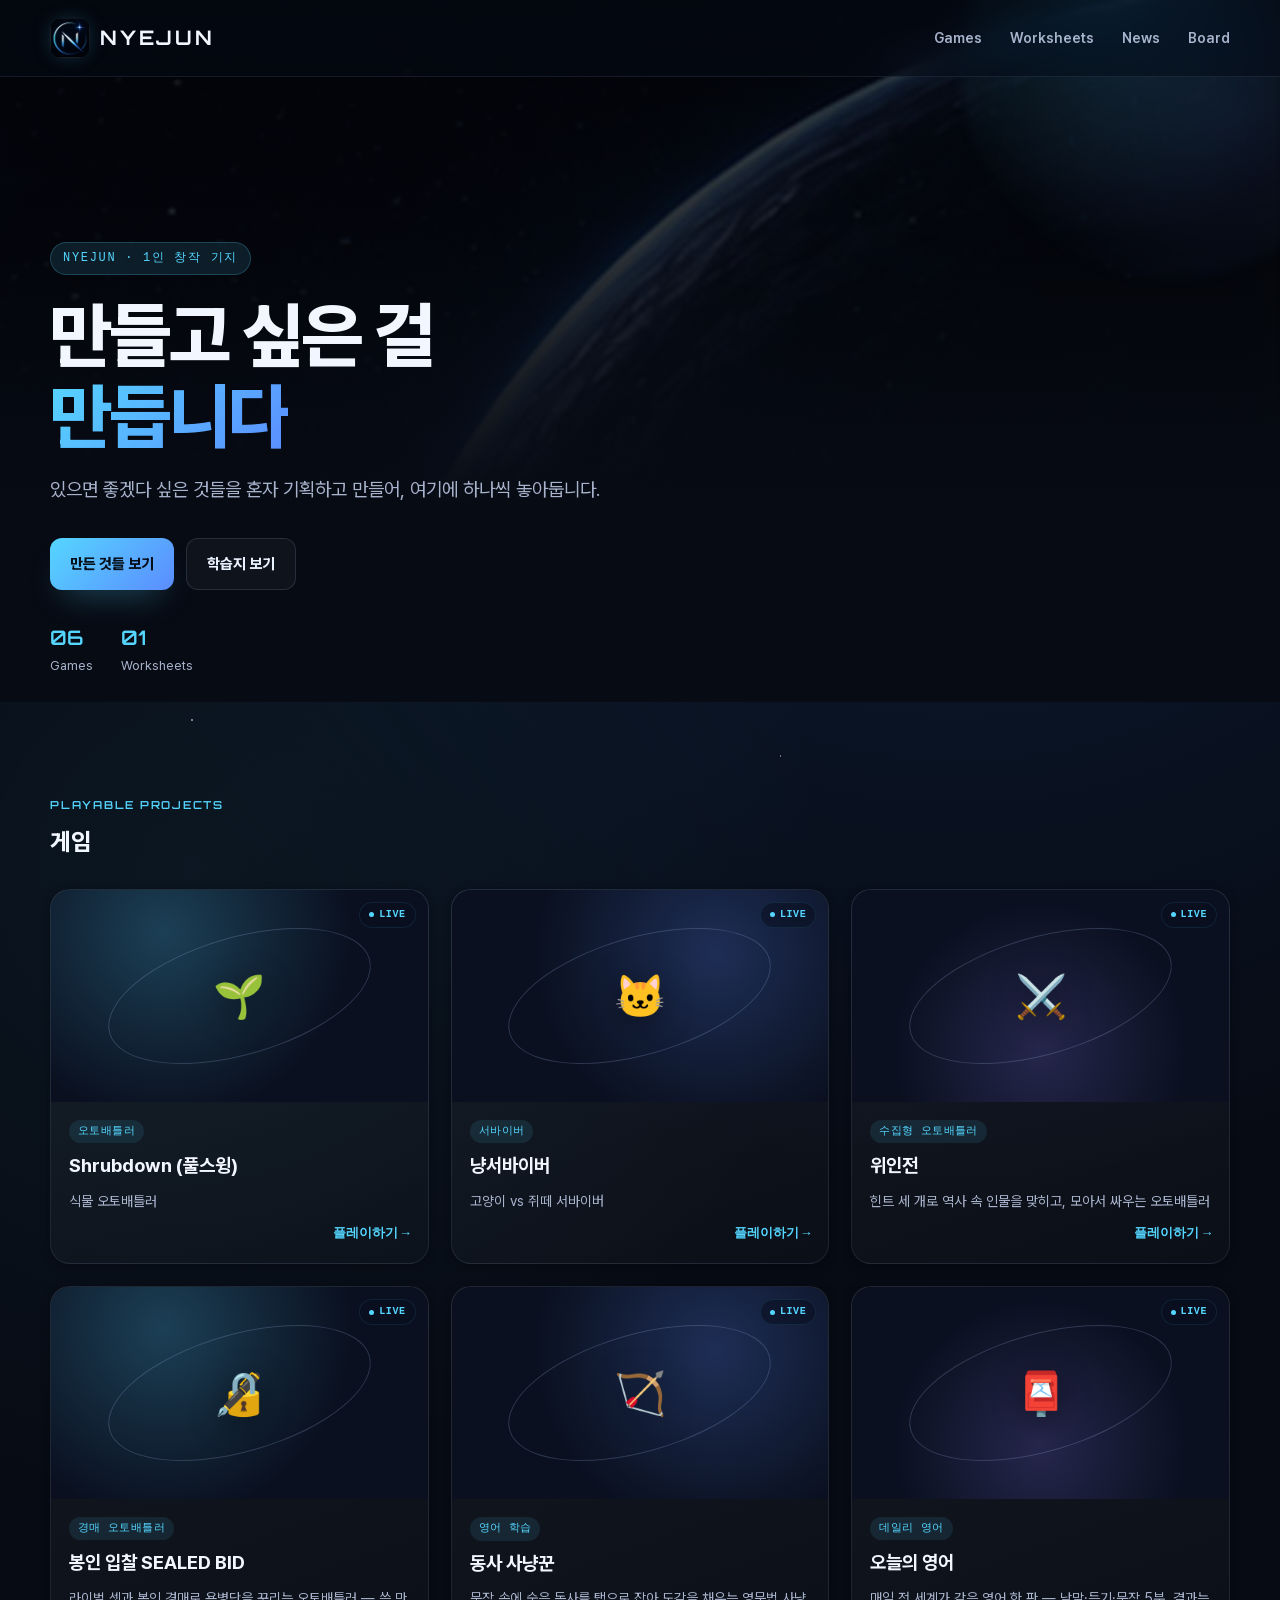
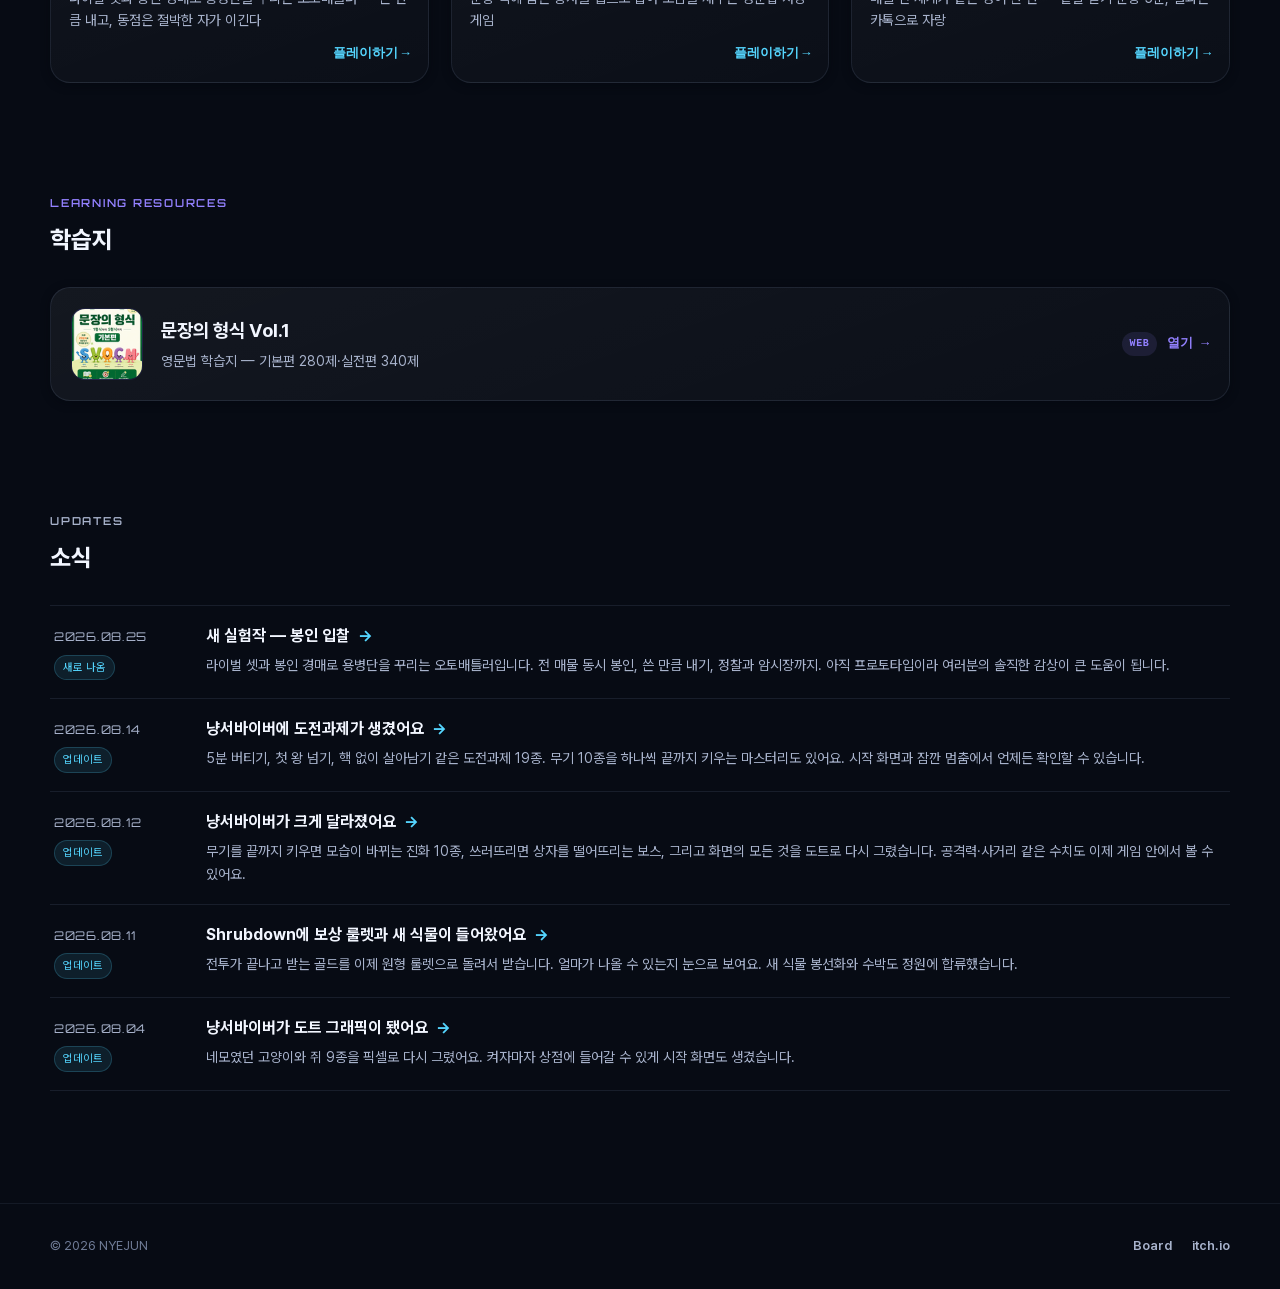
<file: index.html>
<!DOCTYPE html>
<html lang="ko" data-theme="space">
<head>
<meta charset="UTF-8">
<meta name="viewport" content="width=device-width, initial-scale=1">
<title>NYEJUN — 만들고 싶은 걸 만듭니다</title>
<meta name="description" content="있으면 좋겠다 싶은 것들을 혼자 기획하고 만들어 하나씩 놓아두는 1인 창작 기지입니다.">
<meta property="og:title" content="NYEJUN — 만들고 싶은 걸 만듭니다">
<meta property="og:description" content="있으면 좋겠다 싶은 것들을 혼자 기획하고 만들어 하나씩 놓아두는 1인 창작 기지입니다.">
<meta property="og:type" content="website">
<meta property="og:url" content="https://nyejun.com/">
<meta property="og:site_name" content="NYEJUN">
<meta property="og:image" content="https://nyejun.com/assets/og.png">
<meta property="og:image:width" content="1200">
<meta property="og:image:height" content="630">
<meta name="twitter:card" content="summary_large_image">
<meta name="twitter:title" content="NYEJUN">
<meta name="twitter:description" content="만들고 싶은 걸 만드는 1인 창작 기지">
<link rel="icon" type="image/png" href="./assets/logo.png">
<link rel="apple-touch-icon" href="./assets/logo.png">
<!-- 첫 화면 한글 대부분이 이 조각에 들어 있다. 나머지 91개는 필요할 때만 받는다. -->
<link rel="preload" href="./assets/fonts/pretendard/PretendardVariable.subset.91.woff2" as="font" type="font/woff2" crossorigin>
<link rel="stylesheet" href="./css/pretendard.css">
<link rel="stylesheet" href="./css/site.css">
<!-- Cloudflare Web Analytics — 방문자 수 집계 (쿠키 없음) -->
<script type='module' src='https://static.cloudflareinsights.com/beacon.min.js' data-cf-beacon='{"token": "66d74d758a3b4b68ae33d7a072440b61"}'></script>
</head>
<body>

<div class="nebula" aria-hidden="true"></div>

<noscript>
  <div class="noscript-banner">
    이 페이지는 자바스크립트가 있어야 카드 목록이 표시돼요. 브라우저에서 자바스크립트를 켜주세요.
    그동안은 여기서 바로 플레이할 수 있어요 →
    <a href="https://nye-jun.itch.io/shrubdown" target="_blank" rel="noopener">Shrubdown 플레이하기</a>
  </div>
</noscript>

<header class="site-header">
  <div class="wrapper site-header__inner">
    <a class="brand" href="./index.html" aria-label="NYEJUN 홈으로">
      <span class="brand__mark"><img src="./assets/logo.png" alt="" class="brand__mark-img"></span>
      <span class="brand__name">NYEJUN</span>
    </a>
    <nav class="site-nav" aria-label="주요 메뉴">
      <a class="site-nav__link" href="#game-heading">Games</a>
      <a class="site-nav__link" href="#worksheet-heading">Worksheets</a>
      <a class="site-nav__link" href="#news-heading">News</a>
      <a class="site-nav__link" href="https://board.nyejun.com">Board</a>
    </nav>
  </div>
</header>

<main>

  <section class="hero-section">
    <div class="wrapper">
      <div class="hero">
        <div class="hero__content">
          <span class="hero__eyebrow">NYEJUN · 1인 창작 기지</span>
          <h1 class="hero-title">만들고 싶은 걸<br><em>만듭니다</em></h1>
          <p class="hero-description">있으면 좋겠다 싶은 것들을 혼자 기획하고 만들어, 여기에 하나씩 놓아둡니다.</p>
          <div class="hero__cta">
            <a class="button-primary" href="#game-heading">만든 것들 보기</a>
            <a class="button-secondary" href="#worksheet-heading">학습지 보기</a>
          </div>
          <div class="hero-stats">
            <div class="hero-stat"><span class="stat-number" id="stat-games">—</span><span class="stat-label">Games</span></div>
            <div class="hero-stat"><span class="stat-number" id="stat-worksheets">—</span><span class="stat-label">Worksheets</span></div>
          </div>
        </div>
      </div>
    </div>
  </section>

  <section class="section section--game" aria-labelledby="game-heading">
    <div class="wrapper">
      <div class="section__head">
        <span class="section-eyebrow">PLAYABLE PROJECTS</span>
        <h2 class="section-title" id="game-heading">게임</h2>
      </div>
      <ul class="project-grid" id="game-grid" role="list"></ul>
    </div>
  </section>

  <section class="section section--worksheet" aria-labelledby="worksheet-heading">
    <div class="wrapper">
      <div class="section__head">
        <span class="section-eyebrow section-eyebrow--worksheet">LEARNING RESOURCES</span>
        <h2 class="section-title" id="worksheet-heading">학습지</h2>
      </div>
      <ul class="worksheet-list" id="worksheet-grid" role="list"></ul>
    </div>
  </section>

  <!-- 소식: data/news.js 가 비어 있으면 스크립트가 이 섹션을 통째로 숨깁니다 -->
  <section class="section section--news" id="news-section" aria-labelledby="news-heading" hidden>
    <div class="wrapper">
      <div class="section__head">
        <span class="section-eyebrow section-eyebrow--news">UPDATES</span>
        <h2 class="section-title" id="news-heading">소식</h2>
      </div>
      <ul class="news-list" id="news-list" role="list"></ul>
    </div>
  </section>

</main>

<footer class="site-footer">
  <div class="wrapper site-footer__inner">
    <p class="site-footer__copy">© 2026 NYEJUN</p>
    <div class="site-footer__links">
      <a href="https://board.nyejun.com">Board</a>
      <a href="https://nye-jun.itch.io" target="_blank" rel="noopener">itch.io</a>
    </div>
  </div>
</footer>

<script src="./data/services.js"></script>
<script src="./data/news.js"></script>
<script src="./js/site.js"></script>
</body>
</html>
</file>
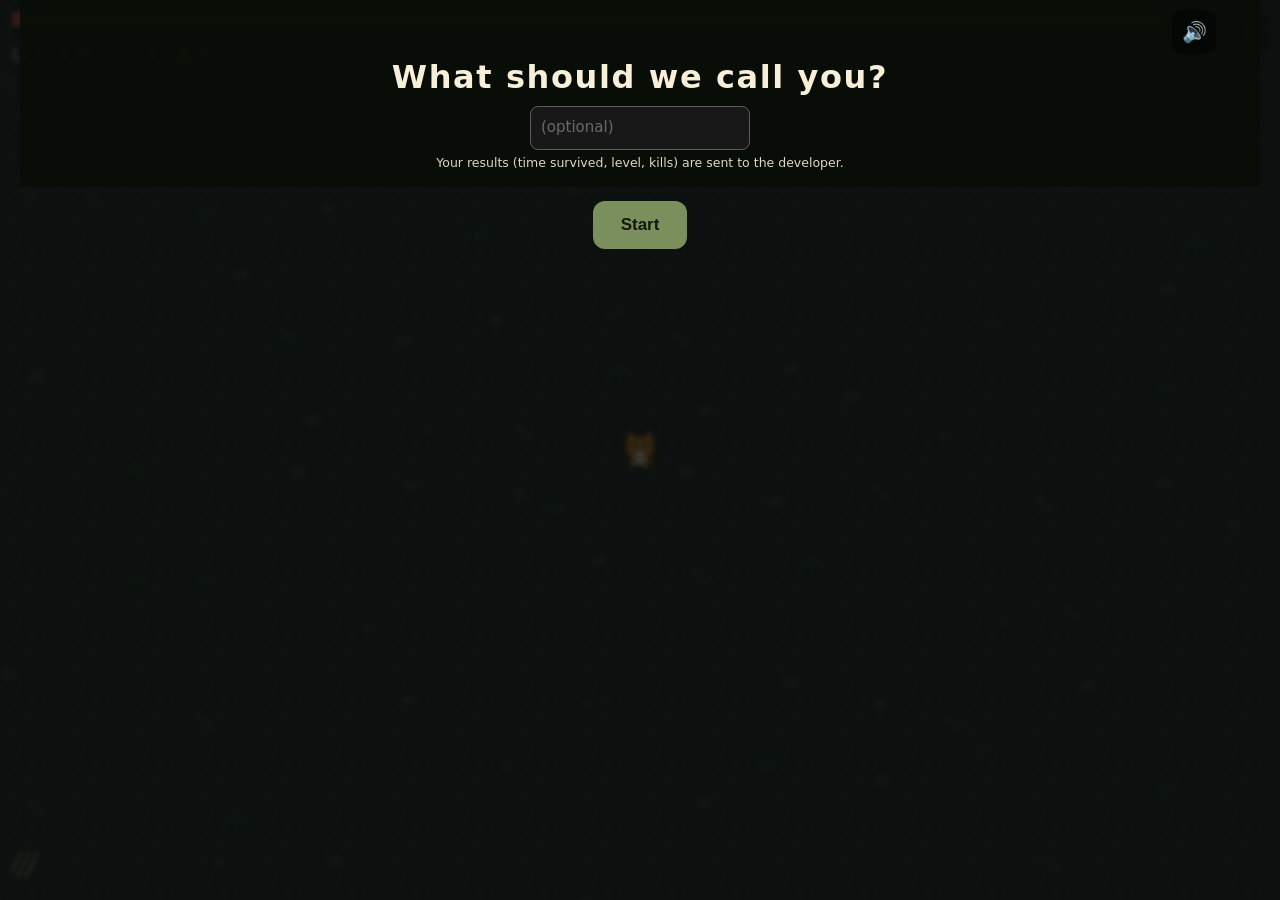
<file: cat/index.html>
<!doctype html>
<html lang="ko">
<head>
<meta charset="utf-8">
<meta name="viewport" content="width=device-width,initial-scale=1">
<title>냥서바이버 여는 중…</title>
<meta name="robots" content="noindex">
<link rel="canonical" href="https://nyejun.com/games/cat-survivors/index.html">
<!-- 방문 집계(Cloudflare Web Analytics). 이 페이지의 방문 수 = 짧은 주소로 들어온 사람 수. -->
<script type='module' src='https://static.cloudflareinsights.com/beacon.min.js' data-cf-beacon='{"token": "66d74d758a3b4b68ae33d7a072440b61"}'></script>
<!-- JS가 꺼져 있어도 넘어가도록 하는 안전망(2초). 아래 스크립트가 보통 먼저 처리한다. -->
<meta http-equiv="refresh" content="2;url=/games/cat-survivors/index.html">
<style>
  html,body{height:100%;margin:0}
  body{
    display:flex;flex-direction:column;align-items:center;justify-content:center;gap:14px;
    font-family:system-ui,-apple-system,"Malgun Gothic",sans-serif;
    background:#12151c;color:#e8ecf4;text-align:center;padding:24px;
  }
  .cat{font-size:44px;animation:bob .9s ease-in-out infinite alternate}
  @keyframes bob{from{transform:translateY(0)}to{transform:translateY(-8px)}}
  p{margin:0;font-size:15px;opacity:.85}
  a{color:#7cc4ff}
</style>
</head>
<body>
  <div class="cat">🐱</div>
  <p>냥서바이버를 여는 중…</p>
  <p><a href="/games/cat-survivors/index.html">안 열리면 여기를 누르세요</a></p>
<script>
  // 집계 요청이 나갈 짧은 틈을 준 뒤 이동한다. 너무 빨리 옮기면 방문이 안 잡히고,
  // 너무 늦으면 사람이 기다린다 — 0.5초가 그 사이의 타협점이다.
  // 검색 파라미터(?src=…)와 해시는 그대로 넘겨서 유입 구분에 쓸 수 있게 한다.
  var dest = '/games/cat-survivors/index.html' + location.search + location.hash;
  setTimeout(function(){ location.replace(dest); }, 500);
</script>
</body>
</html>
</file>
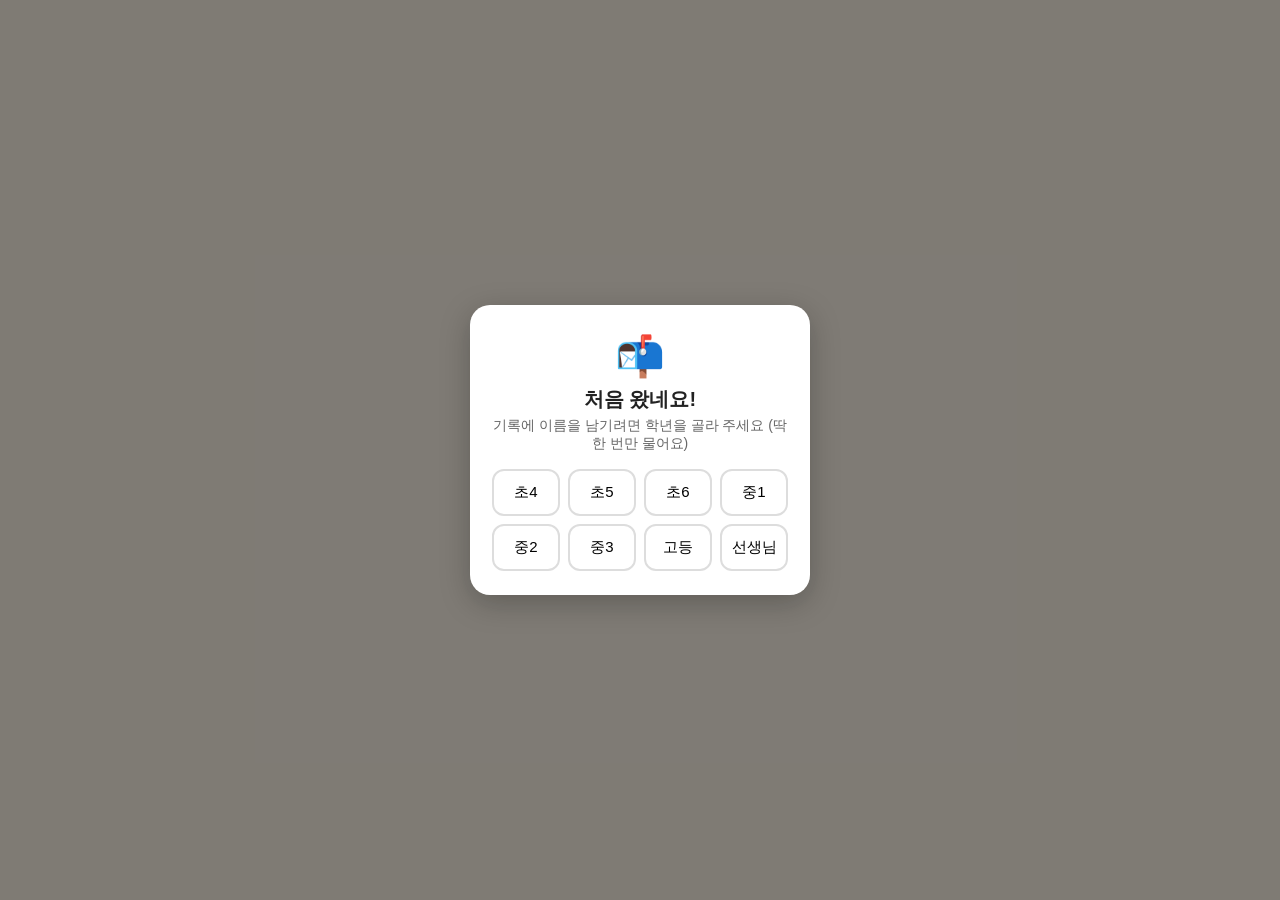
<file: games/daily-english/index.html>
<!DOCTYPE html>
<html lang="ko">
<head>
<meta charset="utf-8">
<meta name="viewport" content="width=device-width, initial-scale=1, user-scalable=no">
<title>오늘의 영어 — 매일 한 판</title>
<link rel="stylesheet" href="src/ui/styles.css">
</head>
<body>
<div id="app"></div>
<script type="module" src="src/app.js"></script>
</body>
</html>
</file>
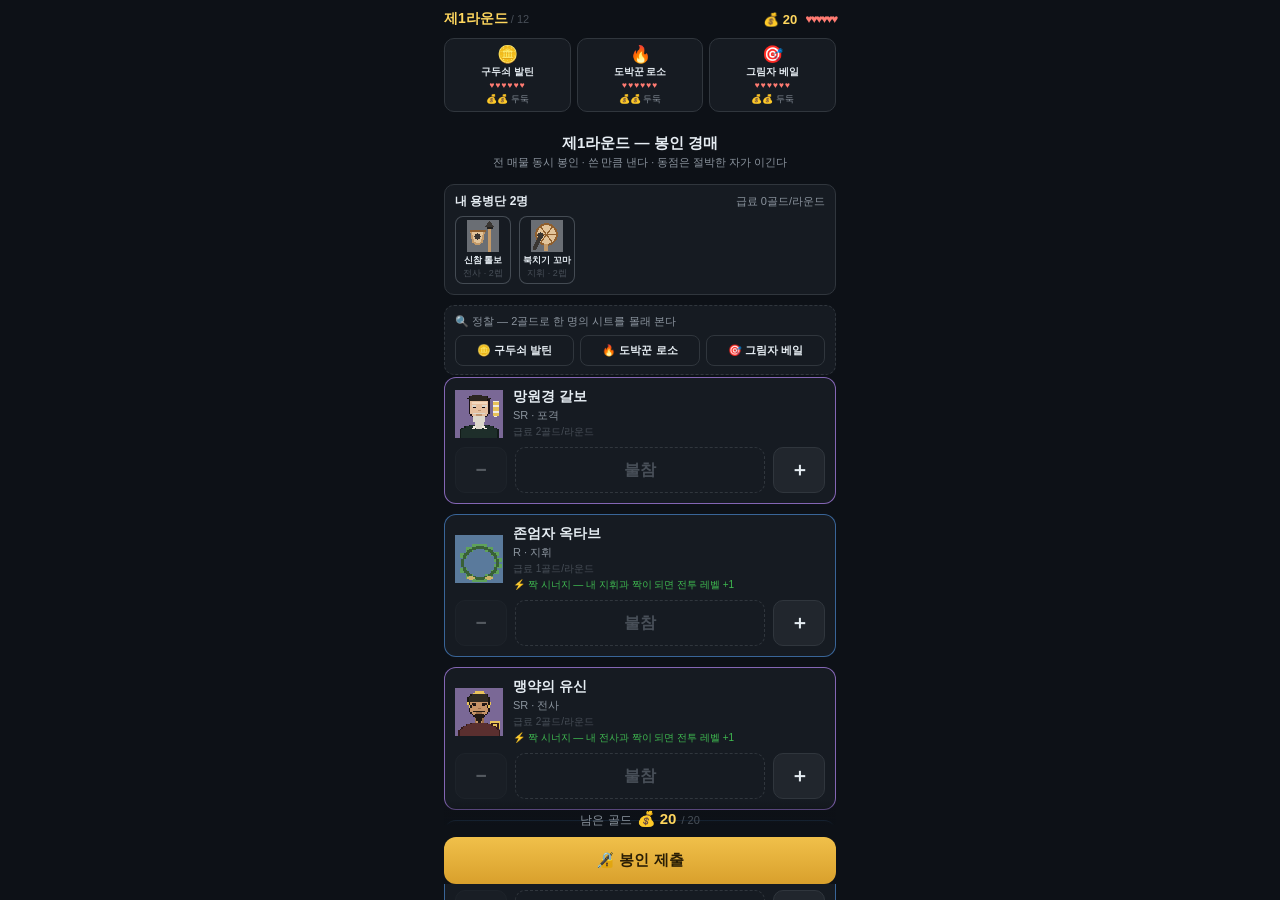
<file: games/sealed-bid/index.html>
<!doctype html>
<html lang="ko">
<head>
<meta charset="utf-8">
<meta name="viewport" content="width=device-width, initial-scale=1, viewport-fit=cover">
<meta name="theme-color" content="#0d1117">
<meta name="description" content="라이벌 셋과 봉인 경매로 용병단을 꾸리는 오토배틀러. 쓴 만큼 내고, 동점은 절박한 자가 이긴다.">
<meta property="og:title" content="봉인 입찰 — SEALED BID">
<meta property="og:description" content="라이벌 셋과 봉인 경매로 용병단을 꾸리는 오토배틀러">
<title>봉인 입찰 — SEALED BID</title>
<link rel="stylesheet" href="./src/app.css">
<link rel="stylesheet" href="./src/ui/fight-view.css">
<link rel="stylesheet" href="./src/ui/rival-bar.css">
<link rel="stylesheet" href="./src/ui/screen-auction.css">
<link rel="stylesheet" href="./src/ui/screen-formation.css">
<link rel="stylesheet" href="./src/ui/screen-result.css">
<!-- Cloudflare Web Analytics — 방문자 수 집계. ⚠️ 이 파일은 원본의 사본이라,
     그냥 덮어쓰면 이 줄이 사라진다. 배포 스크립트가 배포할 때마다 자동으로 다시 넣는다. -->
<script type='module' src='https://static.cloudflareinsights.com/beacon.min.js' data-cf-beacon='{"token": "66d74d758a3b4b68ae33d7a072440b61"}'></script>
</head>
<body>
<div id="app">
  <header class="hud" id="hud"></header>
  <div id="rivalbar-mount"></div>
  <main class="screens" id="screens">
    <section class="screen" id="screen-auction" hidden></section>
    <section class="screen" id="screen-formation" hidden></section>
    <section class="screen" id="screen-battle" hidden></section>
    <section class="screen" id="screen-result" hidden></section>
    <section class="screen" id="screen-final" hidden></section>
  </main>
</div>
<script type="module" src="./src/app.js"></script>
</body>
</html>
</file>
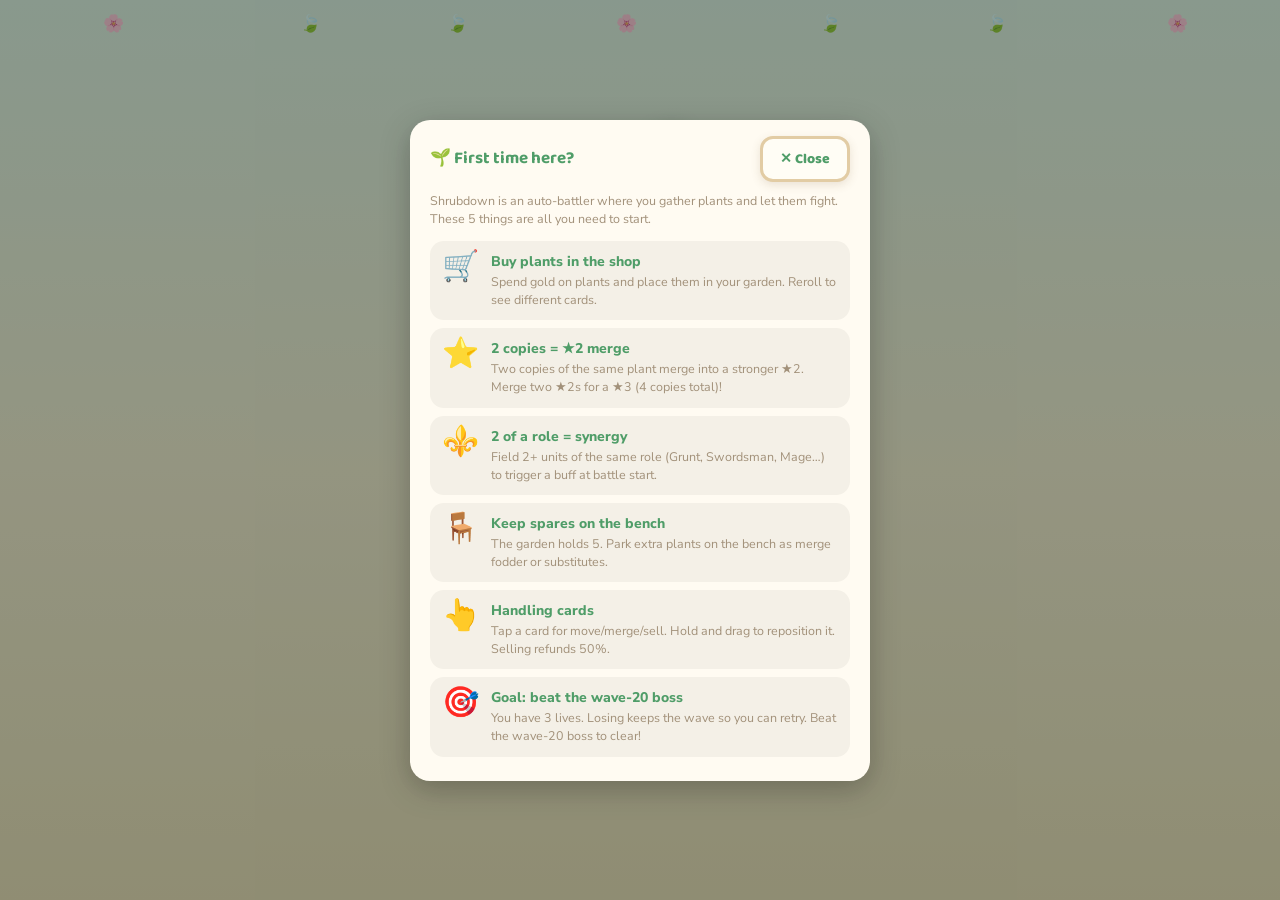
<file: games/shrubdown/index.html>
<!DOCTYPE html>
<html lang="ko">
<head>
<meta charset="UTF-8">
<meta name="viewport" content="width=device-width, initial-scale=1">
<title>Shrubdown (풀스윙) v1.0</title>
<style>
  @import url('https://fonts.googleapis.com/css2?family=Baloo+2:wght@500;700;800&family=Nunito+Sans:wght@400;600;700;800&display=swap');

  /* ===== Super Auto Pets풍 팔레트: 따뜻한 크림·세이지 톤, 부드러운 그림자 (외곽선 대신) ===== */
  :root{
    --outline: #e2cca4;      /* 부드러운 크림-탠 테두리 (기존 진갈색 외곽선 대체) */
    --shadow: rgba(126,96,56,0.16);
    --soil-dark: #7a5c3c;    /* 나무 화단 진한 톤 */
    --soil: #c9a06a;         /* 나무 화단 */
    --leaf-deep: #4f9d68;
    --leaf: #6fbf86;
    --leaf-light: #bfe3ad;
    --meadow-bg: #f2e8d2;
    --card-bg: #fffbf2;
    --gold: #f2b544;
    --gold-deep: #cc8a2c;
    --berry: #e5776f;
    --berry-deep: #cd5f57;
    --sky: #d3e7e2;
    --ink: #4c3c2b;
    --ink-soft: #a2917a;
  }

  *{box-sizing:border-box;}
  html,body{margin:0;padding:0;}
  body{
    /* SAP식 따뜻한 무대: 은은한 세이지-민트 상단이 크림 나무 테이블로 부드럽게 이어짐 */
    background: linear-gradient(180deg, #d9eae3 0%, #eee3cd 52%, #e6d5b4 100%);
    background-attachment: fixed;
    font-family: 'Nunito Sans', sans-serif;
    color: var(--ink);
    padding: 12px;
    min-height: 100vh;
    /* 전투 파티클(별 파편 등)이 화면 밖으로 날아가도 가로 스크롤이 생기지 않게 (모바일 인앱 브라우저 포함) */
    overflow-x: hidden;
  }

  h1,h2,h3, .display{
    font-family: 'Baloo 2', sans-serif;
  }

  /* 980→1200 (2026-08): 980에서는 전투 화면(.arena = 좌우 2단)의 5칸 화단이 한 줄에 안 들어가
     4+1로 접혔다. 적은 웨이브 18쯤부터 5마리로 꽉 차므로 후반 전투 대부분이 그 상태였다.
     실측(1280×720): 화단 안쪽폭이 458px인데 5칸이 한 줄에 들어가려면 최소 482px 필요 —
     카드가 101.5→84px까지 줄어들며 버티다 못 접힘. 한 줄이 되는 최소 .wrap 폭은 1026px이고,
     1200이면 카드가 자연폭 그대로 들어간다(화단 569px).
     max-width라서 미디어 쿼리가 필요 없다 — 뷰포트 1004px 아래는 어차피 뷰포트에 맞춰
     줄어들므로 예전(980 상한)과 픽셀 단위로 동일하고, 넓은 화면만 여유를 받는다.
     상점의 정원+벤치 좌우 배치(@media max-width:900px)는 뷰포트 기준이라 영향 없음. */
  .wrap{max-width: 1200px; margin: 0 auto;}

  .topbar{
    display:flex; justify-content:space-between; align-items:center;
    background: var(--leaf-deep);
    color: #fdfff4;
    border-radius: 18px;
    padding: 10px 18px;
    margin-bottom: 12px;
    border: 2px solid var(--outline);
    box-shadow: 0 4px 14px var(--shadow);
  }
  .topbar .brand{font-size: 22px; font-weight:800; letter-spacing: 0.5px; font-family:'Baloo 2', sans-serif;}
  .stat-row{display:flex; gap: 18px; align-items:center;}
  .stat{display:flex; align-items:center; gap:6px; font-weight:700; font-size:15px; white-space:nowrap;}
  .stat .icon{font-size:18px;}
  .lives{color:#ff9e9e;}
  .gold-stat{color: #ffd98c;}

  .panel{
    background: var(--card-bg);
    border-radius: 20px;
    padding: 12px 16px;
    margin-bottom: 12px;
    border: 2px solid var(--outline);
    box-shadow: 0 4px 14px var(--shadow);
  }
  .panel h2{margin:0 0 4px 0; font-size:16px; color: var(--leaf-deep);}
  .panel .sub{margin:0 0 8px 0; font-size:12px; color: var(--ink-soft);}

  /* 상점 헤더(제목+목표+새로고침 한 줄) / 정원·벤치 세로 배치 / 하단 액션 줄 */
  .panel-head{display:flex; align-items:center; gap:12px; flex-wrap:wrap; margin-bottom:10px;}
  .panel-head h2{margin:0;}
  .panel-head .goal-tag{margin-right:auto;}
  .goal-tag{font-size:12px; font-weight:800; color: var(--gold-deep);}
  .btn-sm{padding:6px 12px; font-size:12px;}
  /* 벤치 5칸 확장(2026-08) 이후의 좌우 배치 폭 문제:
     정원·벤치 슬롯이 둘 다 최소 84px였을 땐 5칸씩 나란히 두려면 986px가 필요한데
     .wrap(980px) 안 .panel 내용폭은 944px뿐이라 42px가 모자랐다.
     해결: 벤치는 "예비 보관함"이라 카드가 클 필요가 없으므로 벤치 슬롯만 56px로 줄인다.
     그러면 5:3 비율에서 벤치 칸(324px)에 5×56+4×10=320px가 들어가 좌우 배치가 성립한다.
     세로로 쌓으면 폭은 해결되지만 화면 높이가 834px까지 늘어 노트북에서 스크롤이 생겼다
     (좌우 배치로 되돌리면 649px — 실측). 모바일(700px 이하)에서만 세로로 전환한다. */
  .garden-bench-row{display:flex; gap:16px; align-items:stretch;}
  .gb-garden{flex:5 1 0; min-width:0;}
  .gb-bench{flex:3 1 0; min-width:0;}
  .gb-garden h2,.gb-bench h2{margin:0 0 6px;}
  /* 정원 제목줄 오른쪽에 "전투 시작"을 붙여 하단 버튼줄(panel-foot) 한 줄을 통째로 없앤다 */
  .gb-head{display:flex; align-items:center; gap:10px; margin:0 0 6px; flex-wrap:wrap;}
  .gb-head h2{margin:0 auto 0 0;}
  /* 좌우 배치가 안 접히려면 정원 486px + 벤치 344px + gap 16 = 846px의 패널 내용폭이 필요하고,
     이는 뷰포트 882px에 해당한다. 그 아래는 세로로 쌓아야 각 줄이 5칸을 한 줄에 담는다
     (예전 전환점 700px에서는 700~880px 구간에서 두 줄 다 접혀서 모양이 무너졌음). */
  @media (max-width:900px){ .garden-bench-row{flex-direction:column;} }
  .bench-slot .btn{padding:6px 8px; font-size:11px;}

  /* 역할 시너지 칩 — 활성(on)이면 금색으로 빛난다 */
  .syn-chip{
    display:inline-block; font-size:10px; font-weight:800; padding:2px 8px; margin-left:5px;
    border-radius:999px; background:rgba(38,53,36,0.08); color:var(--ink-soft);
    vertical-align:middle; cursor:help;
  }
  .syn-chip.on{ background: var(--gold); color:#3a2a0a; box-shadow: 0 0 6px rgba(217,164,65,0.6); }

  .result-reason{
    background: rgba(38,53,36,0.06); border-radius:10px; padding:8px 12px;
    font-weight:700; color: var(--ink) !important;
  }

  .sound-btn{
    background:none; border:none; font-size:17px; cursor:pointer;
    padding:0 2px; line-height:1;
  }

  /* 기록실 오버레이 */
  .stats-overlay{
    position: fixed; inset: 0; z-index: 1000;
    background: rgba(38,53,36,0.45);
    display:flex; align-items:center; justify-content:center;
    padding: 16px;
  }
  .stats-card{
    background: var(--card-bg); border-radius: 20px;
    padding: 16px 20px; width: 100%; max-width: 460px;
    max-height: 85vh; overflow-y: auto;
    box-shadow: 0 8px 30px rgba(0,0,0,0.25);
  }
  .stats-head{ display:flex; justify-content:space-between; align-items:center; margin-bottom:10px; }
  .stats-head h2{ margin:0; font-size:17px; color: var(--leaf-deep); }
  .help-intro{ font-size:12.5px; color: var(--ink-soft); margin:0 0 12px; line-height:1.5; }
  .help-step{ display:flex; gap:12px; align-items:flex-start; padding:11px 12px; margin-bottom:8px;
    background: rgba(38,53,36,0.05); border-radius:14px; }
  .help-step .he{ font-size:30px; line-height:1; flex:0 0 auto; }
  .help-step .ht{ font-weight:800; color: var(--leaf-deep); font-size:14px; margin-bottom:2px; }
  .help-step .hb{ font-size:12.5px; color: var(--ink-soft); line-height:1.45; }
  .st-grid{ display:grid; grid-template-columns: repeat(4, 1fr); gap:8px; margin-bottom:12px; }
  .st-item{ background: rgba(38,53,36,0.05); border-radius:12px; padding:8px 4px; text-align:center; }
  .st-num{ font-family:'Baloo 2', sans-serif; font-size:20px; font-weight:800; color: var(--leaf-deep); }
  .st-label{ font-size:10px; color: var(--ink-soft); margin-top:2px; }
  .st-section-title{ font-size:12px; font-weight:800; color: var(--leaf-deep); margin:10px 0 6px; }
  .st-hist-row{ display:flex; align-items:center; gap:8px; font-size:11px; padding:1px 0; }
  .st-hist-label{ width:44px; color: var(--ink-soft); font-weight:700; }
  .st-hist-bar{ flex:1; height:10px; background:rgba(38,53,36,0.07); border-radius:999px; overflow:hidden; }
  .st-hist-bar span{ display:block; height:100%; background: var(--leaf-light); border-radius:999px; }
  .st-hist-n{ width:20px; text-align:right; font-weight:800; }
  .ach-row{ font-size:11.5px; padding:2px 0; color: var(--ink-soft); opacity:0.65; }
  .ach-row.on{ color: var(--ink); opacity:1; }
  .ach-row .ach-desc{ font-size:10.5px; color: var(--ink-soft); margin-left:4px; }
  @media (max-width: 480px){ .st-grid{ grid-template-columns: repeat(2, 1fr); } }

  /* 드래그 앤 드롭 배치 */
  .plant-card[draggable="true"]{ cursor: grab; }
  .plant-card.dragging{ opacity: 0.45; }
  /* 터치 드래그 중: 손가락 아래 슬롯을 elementFromPoint로 집을 수 있게 카드 자신은 통과 */
  .plant-card.touch-dragging, .shop-card.touch-dragging{ pointer-events: none; transform: scale(1.06); }
  /* 꾹 눌러 드래그 준비됨(armed): 카드가 살짝 떠올라 "집었다"는 신호 */
  .plant-card.drag-armed, .shop-card.drag-armed{ transform: scale(1.08); box-shadow: 0 6px 16px var(--shadow); z-index: 5; }
  .drop-hover{ outline: 3px dashed var(--gold); outline-offset: 2px; border-radius: 12px; }

  /* 활성 특전 스트립 (상점) */
  .perk-strip{ display:flex; align-items:center; gap:5px; flex-wrap:wrap; margin-bottom:8px; font-size:11px; font-weight:800; color: var(--gold-deep); }
  .perk-chip{ font-size:16px; cursor:help; line-height:1; }
  /* 특전 선택 카드 (이벤트 웨이브) — 보상 카드 재사용 + 금빛 강조 */
  .perk-card{ border-color: var(--gold) !important; }
  .perk-card:hover{ border-color: var(--gold-deep) !important; }
  .perk-card .big{ font-size: 40px; }

  /* 상점 티어 등장 확률 표시 */
  .tier-odds{ display:flex; gap:8px; margin-bottom:8px; flex-wrap:wrap; }
  .to-item{
    font-size:10.5px; font-weight:800; padding:2px 8px; border-radius:999px;
    background: rgba(38,53,36,0.07); color: var(--ink-soft);
  }

  /* 최근 런 기록 (게임오버/승리 화면) */
  .runlog{
    background: rgba(38,53,36,0.05); border-radius:10px;
    padding:8px 14px; margin:10px auto 14px; max-width:420px;
    font-size:12px; text-align:left;
  }
  .rl-title{ font-weight:800; margin-bottom:4px; color: var(--leaf-deep); }
  .rl-row{ padding:2px 0; }
  .rl-team{ color: var(--ink-soft); font-size:11px; margin-left:4px; }

  /* 시너지 도감 패널 */
  .synergy-guide{
    background: rgba(38,53,36,0.05); border-radius:10px;
    padding:10px 14px; margin-bottom:10px; font-size:12px;
  }
  .sg-row{ padding:4px 0; border-bottom:1px dashed rgba(38,53,36,0.1); }
  .sg-row:last-of-type{ border-bottom:none; }
  .sg-plants{ color: var(--ink-soft); font-size:11px; margin-top:1px; }
  .sg-note{ margin-top:6px; font-size:10.5px; color: var(--ink-soft); }

  /* lineup / garden bed */
  .bed{
    display:flex;
    gap: 10px;
    flex-wrap: wrap; /* 계산상으론 늘 들어가지만, 혹시 모를 좁은 폭에서도 넘치지 않게 하는 방어용 */
    /* SAP식 나무 화단(정원 bed = 나무틀). 은은한 결 무늬 */
    background: #cda274;
    background-image: repeating-linear-gradient(90deg, rgba(120,85,45,0.10) 0 2px, transparent 2px 34px);
    border-radius: 16px;
    padding: 11px;
    min-height: 112px;
    align-items:center;
    border: 2px solid var(--outline);
    box-shadow: inset 0 -5px 0 rgba(120,85,45,0.22), 0 3px 10px var(--shadow);
  }
  .slot{
    flex: 1;
    min-width: 84px;
    height: 88px; /* 100→88 (2026-08): 상점 화면을 노트북 한 화면(660px)에 스크롤 없이 담기 위해 */
    border: 2.5px dashed rgba(255,251,242,0.6);
    border-radius: 12px;
    display:flex; align-items:center; justify-content:center;
    color: rgba(255,251,242,0.85);
    font-size:12px; font-weight:700;
  }
  .plant-card{
    position:relative;
    width: 100%; height: 100%;
    background: var(--card-bg);
    border-radius: 12px;
    display:flex; flex-direction:column; align-items:center; justify-content:center;
    box-shadow: 0 3px 10px var(--shadow);
    border: 2px solid var(--outline);
    animation: sprout 0.35s ease-out;
  }
  @keyframes sprout{
    from{ transform: scale(0.4) translateY(10px); opacity:0;}
    to{ transform: scale(1) translateY(0); opacity:1;}
  }
  /* 피격: 만화식 찌그러짐(squash) + 진동 — 맞은 게 몸으로 느껴지게 */
  @keyframes hitSquash{
    0%{ transform: scale(1,1) translateX(0); }
    15%{ transform: scale(1.18,0.78) translateX(-6px); }
    35%{ transform: scale(0.86,1.14) translateX(5px); }
    55%{ transform: scale(1.08,0.94) translateX(-3px); }
    75%{ transform: scale(0.97,1.03) translateX(2px); }
    100%{ transform: scale(1,1) translateX(0); }
  }
  .plant-card.hit{
    animation: hitSquash 0.4s cubic-bezier(.3,1.6,.5,1);
    box-shadow: 0 0 0 4px var(--berry), 0 0 16px 3px rgba(193,68,60,0.85), 0 3px 0 rgba(0,0,0,0.2);
  }
  .plant-card.hit .hp{
    color: var(--berry);
    transform: scale(1.25);
    display:inline-block;
    transition: transform 0.2s;
  }
  .plant-card.fainted{
    opacity: 0.28;
    filter: grayscale(1);
    transform: rotate(-12deg);
    transition: opacity 0.4s ease, filter 0.4s ease, transform 0.4s ease;
  }
  /* 방금 쓰러진 순간엔 데굴데굴 굴러 넘어진다 (끝 각도 348deg = 정지 자세 -12deg와 동일해 이어짐) */
  @keyframes tumbleOut{
    0%{ transform: rotate(0) translateY(0) scale(1); opacity:1; filter:none; }
    30%{ transform: rotate(150deg) translateY(-16px) scale(1.05); opacity:0.9; }
    65%{ transform: rotate(300deg) translateY(4px) scale(0.96); opacity:0.6; filter:grayscale(0.6); }
    100%{ transform: rotate(348deg) translateY(2px) scale(1); opacity:0.28; filter:grayscale(1); }
  }
  .plant-card.hit.fainted{ animation: tumbleOut 0.6s ease-in forwards; }

  /* 돌진: 움찔(예비 동작) → 쭉 늘어나며 강타 → 복귀. 슬랩스틱의 핵심 */
  @keyframes lungeRight{
    0%{ transform: translateX(0) scale(1,1) rotate(0); }
    25%{ transform: translateX(-9px) scale(0.9,1.08) rotate(-4deg); }
    55%{ transform: translateX(30px) scale(1.2,0.86) rotate(3deg); }
    78%{ transform: translateX(6px) scale(0.95,1.04) rotate(-1deg); }
    100%{ transform: translateX(0) scale(1,1) rotate(0); }
  }
  @keyframes lungeLeft{
    0%{ transform: translateX(0) scale(1,1) rotate(0); }
    25%{ transform: translateX(9px) scale(0.9,1.08) rotate(4deg); }
    55%{ transform: translateX(-30px) scale(1.2,0.86) rotate(-3deg); }
    78%{ transform: translateX(-6px) scale(0.95,1.04) rotate(1deg); }
    100%{ transform: translateX(0) scale(1,1) rotate(0); }
  }
  .plant-card.lunge-right{ animation: lungeRight 0.38s cubic-bezier(.4,0,.55,1); position:relative; z-index:5; }
  .plant-card.lunge-left{ animation: lungeLeft 0.38s cubic-bezier(.4,0,.55,1); position:relative; z-index:5; }

  /* 만화책 의성어 말풍선 (타격 순간, 폭발 모양 배경) */
  @keyframes bubblePop{
    0%{ transform: translate(-50%,-50%) scale(0.2) rotate(var(--rot,0deg)); opacity:0; }
    30%{ transform: translate(-50%,-50%) scale(1.3) rotate(var(--rot,0deg)); opacity:1; }
    65%{ transform: translate(-50%,-50%) scale(1) rotate(var(--rot,0deg)); opacity:1; }
    100%{ transform: translate(-50%,-50%) scale(1.15) rotate(var(--rot,0deg)); opacity:0; }
  }
  .comic-bubble{
    position:absolute; z-index:70; pointer-events:none;
    font-family:'Baloo 2', sans-serif; font-weight:800; font-size:19px;
    color:#fff;
    text-shadow: 1.5px 1.5px 0 var(--berry-deep), -1.5px 1.5px 0 var(--berry-deep), 1.5px -1.5px 0 var(--berry-deep), -1.5px -1.5px 0 var(--berry-deep);
    background: var(--berry);
    padding: 16px 22px;
    clip-path: polygon(50% 0%,59% 26%,82% 8%,73% 33%,100% 30%,80% 50%,100% 70%,73% 66%,82% 92%,59% 73%,50% 100%,41% 73%,18% 92%,27% 66%,0% 70%,20% 50%,0% 30%,27% 33%,18% 8%,41% 26%);
    animation: bubblePop 0.55s ease-out forwards;
  }
  .comic-bubble.big{
    font-size:27px; padding: 22px 30px;
    background: var(--gold); color:#3a2a0a;
    text-shadow: 1.5px 1.5px 0 #fff, -1.5px 1.5px 0 #fff, 1.5px -1.5px 0 #fff, -1.5px -1.5px 0 #fff;
  }

  /* 타격 시 사방으로 튀는 별 파편 */
  @keyframes starFly{
    0%{ transform: translate(-50%,-50%) scale(0.4) rotate(0); opacity:1; }
    100%{ transform: translate(calc(-50% + var(--dx,0px)), calc(-50% + var(--dy,0px))) scale(1.1) rotate(230deg); opacity:0; }
  }
  .comic-star{ position:absolute; z-index:65; pointer-events:none; font-size:13px; animation: starFly 0.6s ease-out forwards; }

  /* 크게 맞고도 살아남으면 머리 위에 어질어질 */
  @keyframes dizzySpin{
    0%{ transform: translateX(-50%) rotate(0) scale(1); opacity:1; }
    100%{ transform: translateX(-50%) rotate(720deg) scale(1.15); opacity:0; }
  }
  .dizzy{ position:absolute; top:-15px; left:50%; font-size:15px; z-index:66; pointer-events:none; animation: dizzySpin 1s linear forwards; }

  /* 타격 시 전장 전체가 흔들린다 */
  @keyframes panelShake{
    0%,100%{ transform: translate(0,0); }
    20%{ transform: translate(-3px,2px); }
    40%{ transform: translate(3px,-2px); }
    60%{ transform: translate(-2px,-1px); }
    80%{ transform: translate(2px,1px); }
  }
  @keyframes panelShakeBig{
    0%,100%{ transform: translate(0,0) rotate(0); }
    15%{ transform: translate(-7px,4px) rotate(-0.5deg); }
    35%{ transform: translate(7px,-4px) rotate(0.4deg); }
    55%{ transform: translate(-5px,-3px) rotate(-0.3deg); }
    75%{ transform: translate(4px,3px) rotate(0.2deg); }
  }
  .panel.shake{ animation: panelShake 0.3s ease; }
  .panel.shake-big{ animation: panelShakeBig 0.45s ease; }

  /* 전투 종료: 이긴 쪽 카드들이 신나게 방방 뛴다 */
  @keyframes victoryBounce{
    0%,100%{ transform: translateY(0) rotate(0); }
    30%{ transform: translateY(-15px) rotate(-5deg); }
    55%{ transform: translateY(0) rotate(0); }
    75%{ transform: translateY(-8px) rotate(4deg); }
  }
  .plant-card.victory-bounce{ animation: victoryBounce 0.75s ease; }

  /* ===== 시작 화면 ===== */
  .title-screen{
    position:relative; min-height:68vh; overflow:hidden;
    display:flex; flex-direction:column; align-items:center; justify-content:center;
    text-align:center; border-radius:20px;
  }
  @keyframes sproutSway{
    0%,100%{ transform: rotate(-6deg) scale(1); }
    50%{ transform: rotate(7deg) scale(1.04); }
  }
  .title-sprout{
    font-size:78px; line-height:1;
    animation: sproutSway 2.6s ease-in-out infinite;
    transform-origin: 50% 92%;
    filter: drop-shadow(0 8px 10px rgba(31,61,43,0.28));
  }
  .title-logo{
    font-size:56px; margin:8px 0 0; color:#fff;
    letter-spacing:3px;
    /* 카툰 로고: 흰 글자 + 두꺼운 갈색 외곽선 + 아래로 떨어지는 그림자 */
    text-shadow:
      3px 3px 0 var(--outline), -3px 3px 0 var(--outline), 3px -3px 0 var(--outline), -3px -3px 0 var(--outline),
      3px 0 0 var(--outline), -3px 0 0 var(--outline), 0 3px 0 var(--outline), 0 -3px 0 var(--outline),
      0 9px 0 rgba(0,0,0,0.18);
  }
  .title-cloud{
    position:absolute; left:-15%; pointer-events:none; opacity:0.95;
    animation: cloudDrift linear infinite;
    filter: drop-shadow(0 3px 0 rgba(0,0,0,0.08));
  }
  @keyframes cloudDrift{
    from{ transform: translateX(0); }
    to{ transform: translateX(125vw); }
  }
  .title-sub{ margin:4px 0 26px; color:var(--ink-soft); font-weight:700; font-size:14px; letter-spacing:1px; }
  .title-actions{ display:flex; flex-direction:column; gap:10px; margin-bottom:18px; min-width:240px; }
  .title-actions .btn{ font-size:16px; padding:13px 24px; }
  .title-diff{ display:flex; gap:8px; margin-bottom:16px; }
  .diff-pill{
    border:2px solid rgba(38,53,36,0.15); background:var(--card-bg); border-radius:999px;
    padding:7px 15px; font-weight:800; font-size:12.5px; cursor:pointer;
    font-family:'Baloo 2',sans-serif; color:var(--ink-soft);
    transition: transform 0.12s;
  }
  .diff-pill:hover{ transform: translateY(-2px); }
  .diff-pill.on{ border-color: var(--leaf-deep); background: var(--leaf-deep); color:#eef2e1; }
  .title-record{ font-size:13px; font-weight:800; color: var(--gold-deep); margin:0 0 8px; }
  .title-hint{ font-size:11px; color:var(--ink-soft); margin:0; max-width:340px; line-height:1.6; }
  @keyframes leafFall{
    0%{ transform: translateY(-30px) rotate(0) translateX(0); opacity:0; }
    10%{ opacity:0.85; }
    50%{ transform: translateY(32vh) rotate(160deg) translateX(18px); }
    100%{ transform: translateY(66vh) rotate(330deg) translateX(-12px); opacity:0; }
  }
  .title-leaf{ position:absolute; top:0; font-size:17px; pointer-events:none; animation: leafFall linear infinite; }

  /* 충돌 임팩트 플래시 — 크고 밝게, 넉넉한 시간 (2026-07-17: 잘 안 보인다는 피드백 반영해 대폭 강화) */
  @keyframes impactFlash{
    0%{ opacity:0; transform: translate(-50%,-50%) scale(0.35); }
    40%{ opacity:1; transform: translate(-50%,-50%) scale(1.5); }
    100%{ opacity:0; transform: translate(-50%,-50%) scale(2.2); }
  }
  .impact-flash{
    position:absolute; width:84px; height:84px; border-radius:50%;
    background: radial-gradient(circle, rgba(255,255,255,1) 0%, rgba(255,225,140,0.9) 38%, rgba(255,180,70,0.5) 62%, transparent 76%);
    transform: translate(-50%,-50%);
    pointer-events:none; z-index:60;
    animation: impactFlash 0.42s ease-out;
  }
  /* 만화풍 충돌 별폭발: 굵은 외곽선(뒤 짙은 별) + 흰~노랑 채움 별. 뻥!/별 파편 톤과 통일 */
  @keyframes burstPop{
    0%{   opacity:0; transform: translate(-50%,-50%) scale(0.2) rotate(-8deg); }
    35%{  opacity:1; transform: translate(-50%,-50%) scale(1.1) rotate(6deg); }
    100%{ opacity:0; transform: translate(-50%,-50%) scale(1.75) rotate(20deg); }
  }
  .impact-burst{
    position:absolute; width:92px; height:92px; transform: translate(-50%,-50%);
    pointer-events:none; z-index:64; animation: burstPop 0.42s ease-out forwards;
  }
  .impact-burst::before, .impact-burst::after{
    content:''; position:absolute; inset:0;
    clip-path: polygon(50% 0%, 61% 35%, 98% 35%, 68% 57%, 79% 91%, 50% 70%, 21% 91%, 32% 57%, 2% 35%, 39% 35%);
  }
  .impact-burst::before{ background:#2a2018; transform: scale(1.14); } /* 볼드 외곽선 */
  .impact-burst::after{ background: radial-gradient(circle, #ffffff 0%, #ffdf57 68%, #ffb02e 100%); }

  /* 캐릭터별 투사체: 공격자 카드에서 대상 카드로 포물선을 그리며 날아간다 (연출 전용) */
  @keyframes projFly{
    0%{   transform: translate(-50%,-50%) scale(0.6) rotate(0deg); opacity:0; }
    12%{  opacity:1; }
    55%{  transform: translate(calc(-50% + var(--mx)), calc(-50% + var(--my))) scale(1.7) rotate(180deg); opacity:1; }
    100%{ transform: translate(calc(-50% + var(--dx)), calc(-50% + var(--dy))) scale(1.15) rotate(340deg); opacity:0.9; }
  }
  /* 만화풍 투사체 SVG 스프라이트: 회전하며 날아가는 손그림 오브 (토마토·고추) */
  .projectile-art{
    position:absolute; left:0; top:0; width:38px; height:38px;
    pointer-events:none; z-index:62; will-change:transform;
    filter: drop-shadow(0 3px 4px rgba(0,0,0,0.32));
    animation: projFly var(--dur,0.46s) ease-in forwards;
  }
  .projectile-art svg{ display:block; width:100%; height:100%; overflow:visible; }
  /* 가시 반사: 피격당한 선인장·장미가 공격자 쪽으로 가시 파편을 쏜다 (연출 전용) */
  @keyframes thornFly{
    0%{   transform: translate(-50%,-50%) scale(0.5) rotate(var(--rot)); opacity:0; }
    22%{  opacity:1; }
    70%{  opacity:1; }
    100%{ transform: translate(calc(-50% + var(--dx)), calc(-50% + var(--dy))) scale(1.15) rotate(var(--rot)); opacity:0; }
  }
  /* 만화풍 가시 SVG 스프라이트: 곡선 스파이크 + 광택 (밋밋한 삼각형 대체) */
  .thorn-art{
    position:absolute; left:0; top:0; width:17px; height:34px;
    pointer-events:none; z-index:61; will-change:transform;
    filter: drop-shadow(0 2px 2px rgba(0,0,0,0.3));
    animation: thornFly 0.55s ease-out forwards;
  }
  .thorn-art svg{ display:block; width:100%; height:100%; }
  /* 연출 전용 오버레이: arena에 얹는 이펙트(플래시·투사체·가시·말풍선·별)가 정원 화단(.bed의
     불투명 배경) 뒤로 가려지던 문제 수정 — 항상 최상단(z-index 90)에 뜨는 전용 레이어에 담는다.
     inset:0으로 arena 위에 정확히 겹치므로 arena 기준으로 계산한 좌표가 그대로 유효하다. */
  .fx-layer{ position:absolute; inset:0; z-index:90; pointer-events:none; overflow:visible; }

  /* 데미지/상태 변화가 위로 떠오르며 사라지는 텍스트 */
  @keyframes floatUp{
    0%{ transform: translate(-50%, 0); opacity: 1; }
    100%{ transform: translate(-50%, -28px); opacity: 0; }
  }
  .float-text{
    position:absolute; left:50%; top:6px; transform: translate(-50%,0);
    font-weight:900; font-size:15px; color: var(--berry);
    text-shadow: 0 1px 0 rgba(0,0,0,0.25);
    animation: floatUp 0.4s ease-out forwards;
    pointer-events:none; z-index:55; white-space:nowrap;
  }
  .float-text.positive{ color:#3a9d4f; }
  .float-text.status{ font-size:11px; color: var(--gold-deep); }
  .plant-card .emoji{font-size: 34px; filter: drop-shadow(0 2px 0 rgba(0,0,0,0.12));}
  /* 캐릭터 아트 — 이모지 자리를 채운다(아트 없으면 이모지 폴백). 컨테이너 font-size에 비례해 크기 결정 */
  .unit-art{ width:2em; height:2em; object-fit:contain; image-rendering:auto; pointer-events:none; display:block; margin:0 auto; }
  .unit-art-inline{ width:1.5em; height:1.5em; object-fit:contain; vertical-align:middle; pointer-events:none; margin-right:2px; }
  .plant-card .name{font-size: 11px; font-weight:700; margin-top:2px;}
  /* SAP 시그니처: 공격·체력을 양쪽 아래 원형 배지로 */
  .plant-card .stats{
    position:absolute; bottom:-8px; left:0; right:0;
    display:flex; justify-content:space-between; padding: 0 2px;
  }
  .plant-card .atk, .plant-card .hp{
    min-width: 23px; height: 23px; border-radius: 50%;
    display:flex; align-items:center; justify-content:center;
    color:#fff; border: 2.5px solid rgba(120,85,45,0.55);
    font-family:'Baloo 2', sans-serif; font-weight:800; font-size:11px;
    line-height:1; padding: 0 3px;
    box-shadow: 0 2px 0 rgba(0,0,0,0.18);
  }
  .plant-card .atk{ background:#f77f00; }
  .plant-card .hp{ background:#ef476f; }
  /* 카드 합성 가능 힌트 배지 — 클릭 불가(카드 탭 → 액션 시트에서 실행) */
  .merge-hint{
    position:absolute; top:-7px; left:-7px; z-index:2;
    font-size:13px; line-height:1; background: var(--gold); border:2px solid var(--gold-deep);
    border-radius:999px; padding:3px 4px; pointer-events:none;
    box-shadow: 0 2px 4px rgba(0,0,0,0.18);
  }
  /* 견고(_guardStacks)+보호막(_shield) 방어 배지 — 전투 중 카드 왼쪽 위에 실시간 표시.
     이모지 대신 CSS 방패 모양(오각형)으로 그려 시스템 독립적으로 "방어"가 한눈에 읽히게 한다.
     상점 전용 merge-hint와 같은 코너지만 전투(비편집)에서만 떠서 겹치지 않는다. */
  .guard-badge{
    position:absolute; top:-9px; left:-9px; z-index:3;
    min-width:21px; height:24px; padding:0 3px; box-sizing:border-box;
    display:flex; align-items:center; justify-content:center;
    font-size:12.5px; line-height:1; font-weight:900; color:#fff;
    background: linear-gradient(#5b93de, #3a6fbf);
    clip-path: polygon(50% 0%, 100% 17%, 100% 60%, 50% 100%, 0% 60%, 0% 17%);
    pointer-events:none;
    filter: drop-shadow(0 1px 2px rgba(0,0,0,0.35));
    text-shadow: 0 1px 1px rgba(0,0,0,0.35);
    animation: guardPop 0.3s ease;
  }
  @keyframes guardPop{ from{ transform:scale(0.3); opacity:0; } to{ transform:scale(1); opacity:1; } }
  /* flavor(감성 문구): 좁은 화면에선 숨겨 공간 절약 — 도감에선 <i>로 출력해 항상 표시 */
  .flavor{ font-style: italic; opacity: 0.8; }
  @media (max-width: 700px){ .flavor{ display:none; } }

  /* bench */
  .bench-row{
    display:flex; gap: 10px;
    flex-wrap: wrap; /* 계산상으론 늘 들어가지만, 혹시 모를 좁은 폭에서도 넘치지 않게 하는 방어용 */
    background: var(--soil); /* 카툰 흙 벤치 */
    border-radius: 14px;
    padding: 10px;
    /* 정원(112px)보다 높은 이유: 벤치 슬롯이 57px로 좁아 "느티나무★★★★★" 같은 최장 조합이
       이름 2줄로 접힌다. 88px 카드에선 둘째 줄이 카드 바닥을 7px 넘어 스탯 배지와 겹쳤다(실측).
       정원 열이 헤더+전투시작 버튼 때문에 이미 더 높아서, 벤치만 키워도 페이지 높이는 628px 그대로다. */
    min-height: 128px;
    align-items:center;
    border: 2px solid var(--outline);
    box-shadow: inset 0 -5px 0 rgba(120,85,45,0.18), 0 3px 10px var(--shadow);
  }
  /* 벤치는 예비 보관함이라 카드가 정원만큼 클 필요가 없다 — 84→56px로 줄여야
     정원 5칸 + 벤치 5칸 좌우 배치가 .wrap(980px) 안에 들어간다 (위 .garden-bench-row 주석 참조) */
  .bench-slot{
    flex: 1; min-width: 56px; height: 104px; /* 정원(88px)보다 높다 — 위 .bench-row 주석 참조 */
    border: 2.5px dashed rgba(255,248,231,0.6);
    border-radius: 12px;
    display:flex; align-items:center; justify-content:center;
    color: rgba(255,248,231,0.9); font-size:12px; font-weight:700;
  }
  .bench-slot.locked{
    flex-direction: column; gap: 6px; background: rgba(38,53,36,0.03);
  }
  .lock-icon{font-size: 20px; opacity:0.6;}

  /* merge toast */
  .merge-toast{
    position: fixed; top: 18px; left: 50%; transform: translateX(-50%);
    background: var(--leaf-deep); color: #fff; font-weight:800; font-size: 13px;
    padding: 10px 18px; border-radius: 999px; box-shadow: 0 4px 0 rgba(0,0,0,0.2);
    z-index: 999; opacity: 1; transition: opacity 0.35s ease, transform 0.35s ease;
  }
  .merge-toast.merge-toast-out{ opacity: 0; transform: translateX(-50%) translateY(-8px); }
  /* 전투 카드 탭 시 식물 설명 토스트 — merge-toast 변형 (설명이 길어 폭·줄바꿈 허용) */
  .info-toast{
    max-width: min(360px, 88vw); white-space: normal; text-align: center;
    font-size: 12px; font-weight: 600; line-height: 1.5; padding: 10px 16px; border-radius: 14px;
  }
  .info-toast b{ font-size: 13px; }
  /* 도감 페이지 탭 */
  .sg-tabs{ display:flex; gap:6px; margin-bottom:8px; }
  .sg-tab{
    flex:1; border:2px solid var(--outline); background:transparent; border-radius:10px;
    padding:5px 8px; font-weight:800; font-size:12px; cursor:pointer; color: var(--ink-soft);
  }
  .sg-tab.on{ background: var(--leaf-deep); color:#fff; border-color: var(--leaf-deep); }

  /* ===== 도감 "식물 카드" 탭: 4장 그리드 → 카드 탭하면 상세 페이지 ===== */
  .codex-grid{ display:grid; grid-template-columns:repeat(2,1fr); gap:8px; }
  .codex-card{
    background:#fff; border:2px solid var(--outline); border-radius:12px;
    padding:10px 6px 8px; text-align:center; cursor:pointer;
    transition: transform 0.12s ease;
  }
  .codex-card:hover{ transform: translateY(-2px); }
  .codex-card .unit-art{ width:3.6em; height:3.6em; }
  .codex-card .cx-emoji{ font-size:44px; line-height:1; }
  .codex-card .cx-name{ font-weight:900; font-size:13px; margin-top:4px; }
  .codex-nav{ display:flex; align-items:center; justify-content:center; gap:12px; margin-top:8px; }
  .codex-nav button{
    border:2px solid var(--outline); background:#fff; border-radius:10px;
    padding:3px 12px; font-weight:900; font-size:13px; cursor:pointer;
  }
  .codex-nav button:disabled{ opacity:0.35; cursor:default; }
  .codex-nav .cx-pageno{ font-weight:800; font-size:12px; color:var(--ink-soft); }
  .cx-tier{
    display:inline-block; font-size:10.5px; font-weight:900; color:#fff;
    background:var(--leaf-deep); border-radius:999px; padding:2px 8px; vertical-align:middle;
  }
  .cx-tier.t3, .cx-tier.t4{ background:#b07a2e; }
  .cx-tier.t5{ background:#8a5cc9; }
  .cx-role{
    display:inline-block; font-size:10.5px; font-weight:800; color:var(--ink);
    background:rgba(38,53,36,0.08); border-radius:999px; padding:2px 8px; vertical-align:middle;
  }
  .codex-detail{ text-align:center; padding:4px 2px 2px; }
  .codex-detail .cx-back{
    display:block; margin:0 0 6px; border:none; background:transparent;
    font-weight:900; font-size:12px; color:var(--ink-soft); cursor:pointer; text-align:left; padding:2px;
  }
  .codex-detail .unit-art{ width:6em; height:6em; }
  .codex-detail .cx-emoji-big{ font-size:76px; line-height:1.1; }
  .codex-detail .cx-title{ font-size:17px; font-weight:900; margin:6px 0 4px; }
  .codex-detail .cx-chips{ display:flex; gap:6px; justify-content:center; margin-bottom:8px; flex-wrap:wrap; }
  .codex-detail .cx-desc{
    background:#fff; border:2px solid var(--outline); border-radius:12px;
    padding:8px 10px; font-size:12.5px; text-align:left; margin-bottom:6px;
  }
  .codex-detail .cx-desc b{ display:block; font-size:11px; color:var(--ink-soft); margin-bottom:2px; }
  .codex-detail .cx-flavor{ font-style:italic; font-size:11.5px; color:var(--ink-soft); }
  .codex-detail .cx-scale-wrap{ overflow-x:auto; margin-bottom:6px; }
  .codex-detail .cx-scale{ width:100%; border-collapse:collapse; font-size:11px; }
  .codex-detail .cx-scale th{
    font-size:10px; color:var(--ink-soft); font-weight:900;
    padding:2px 3px; border-bottom:2px solid var(--outline);
  }
  .codex-detail .cx-scale td{ padding:3px; border-bottom:1px solid rgba(0,0,0,.12); }
  .codex-detail .cx-scale tr:last-child td{ border-bottom:none; }
  /* ★·공격·체력은 내용만큼만 차지하고, 남는 폭은 효과 칸이 전부 가져간다 */
  .codex-detail .cx-scale .cs-lv{ width:1%; white-space:nowrap; }
  .codex-detail .cx-scale .cs-atk,
  .codex-detail .cx-scale .cs-hp{ width:1%; white-space:nowrap; text-align:center; font-weight:900; }
  .codex-detail .cx-scale .cs-eff{ text-align:left; }
  .codex-detail .cs-note{ font-size:10px; color:var(--ink-soft); text-align:left; margin-top:3px; }

  /* shop */
  .shop-grid{
    display:grid; grid-template-columns: repeat(4, 1fr); gap: 12px;
  }
  .shop-card{
    background: var(--card-bg);
    border: 2px solid var(--outline);
    border-radius: 14px;
    padding: 10px;
    text-align:center;
    position:relative;
    box-shadow: 0 3px 10px var(--shadow);
    /* 설명 길이가 달라도 구매 버튼이 항상 카드 맨 아래(=한 줄)에 정렬되도록 */
    display:flex; flex-direction:column;
  }
  .tier-tag{
    position:absolute; top:6px; left:6px;
    font-size: 9px; font-weight:800; padding: 2px 6px; border-radius: 8px;
    color:white; border: 2px solid var(--outline);
    text-shadow: 0 1px 0 rgba(0,0,0,0.3);
  }
  .tier-1{background:#7ecb5f;}
  .tier-2{background:#2f9e6d;}
  .tier-3{background:#ff6b6b;}
  .tier-4{background:#845ef7;}
  .tier-5{background:#ffb703;}

  .merge-tag{
    position:absolute; top:6px; right:6px;
    font-size: 9px; font-weight:800; padding: 2px 6px; border-radius: 8px;
    color:white; background: var(--gold-deep);
  }
  .level-star{
    font-size: 10px; font-weight:800; color: var(--gold-deep); margin-left:2px;
  }
  .stat-bonus{ color: var(--gold-deep); font-weight:800; font-size:0.85em; }
  .boss-badge{
    display:inline-block; font-size: 12px; font-weight:800; padding: 3px 10px; border-radius: 999px;
    color:white; background: var(--berry-deep); vertical-align:middle; margin-left:8px;
  }

  /* 유닛 액션 시트 — 카드 탭 시 하단에서 올라오는 조작 모달 (미니 버튼 오탭 사고 대체) */
  .sheet-overlay{
    position: fixed; inset: 0; z-index: 1200;
    background: rgba(38,53,36,0.45);
    display:flex; align-items:flex-end; justify-content:center;
  }
  .sheet{
    background: var(--card-bg); width:100%; max-width:460px;
    border-radius: 20px 20px 0 0; padding: 16px;
    box-shadow: 0 -8px 30px rgba(0,0,0,0.25);
    animation: sheetUp 0.18s ease-out;
    max-height: 80vh; overflow-y:auto;
  }
  @keyframes sheetUp{ from{ transform: translateY(40%); opacity:0.5; } to{ transform: translateY(0); opacity:1; } }
  .sheet-head{ display:flex; gap:12px; align-items:center; margin-bottom:6px; }
  .sheet-emoji{ font-size:36px; line-height:1; }
  .sheet-name{ font-weight:800; font-size:16px; color: var(--leaf-deep); }
  .sheet-stat{ font-size:13px; color: var(--ink-soft); font-weight:700; }
  .sheet-desc{ font-size:12.5px; color: var(--ink-soft); line-height:1.45; margin-bottom:10px; }
  .sheet-btn{
    display:block; width:100%; min-height:48px; margin-top:8px;
    border:2px solid var(--outline); border-radius:14px; background:#fff;
    font-size:15px; font-weight:800; color:var(--ink); cursor:pointer;
  }
  .sheet-btn:disabled{ opacity:0.45; cursor:not-allowed; }
  .sheet-btn.sheet-merge{ background: var(--gold); border-color: var(--gold-deep); }
  .sheet-btn.sheet-sell{ color: var(--berry-deep); }
  .sheet-btn.sheet-danger{ background: var(--berry-deep); color:#fff; border-color: var(--berry-deep); }
  .sheet-btn.sheet-cancel{ background:transparent; border-style:dashed; color:var(--ink-soft); }
  .sheet-confirm{ margin-top:8px; padding:10px; border-radius:14px; background:rgba(193,68,60,0.08); }
  .sheet-confirm-q{ font-size:13.5px; font-weight:800; color: var(--berry-deep); text-align:center; }
  .sheet-confirm-row{ display:flex; gap:8px; }
  .sheet-confirm-row .sheet-btn{ flex:1; }

  .shop-card .emoji{font-size:42px; margin-top: 2px;}
  /* 상점 카드: 큰 일러스트 중심 + 설명은 호버 툴팁(카드 상시 텍스트 제거로 공간 확보) */
  .shop-card{ cursor: grab; }
  .shop-card .hover-desc{
    display:none; position:absolute; left:6px; right:6px; bottom:46px; z-index:6;
    background: rgba(38,53,36,0.96); color:#fff; font-size:11px; line-height:1.4;
    padding:8px 10px; border-radius:10px; text-align:left; pointer-events:none;
    box-shadow: 0 4px 14px rgba(0,0,0,0.3);
  }
  .shop-card:hover .hover-desc{ display:block; }
  .shop-card .name{font-weight:800; font-size:13px; margin: 4px 0 2px;}
  .shop-card .desc{font-size: 10.5px; color: var(--ink-soft); min-height: 28px; line-height:1.3;}
  .shop-card .statline{font-size:12px; font-weight:800; margin: 4px 0;}
  .pin-btn{
    position:absolute; top:4px; right:4px; z-index:2;
    background:none; border:none; font-size:13px; cursor:pointer;
    opacity:0.35; padding:2px; line-height:1;
  }
  .pin-btn:hover{ opacity:0.8; }
  .pin-btn.on{ opacity:1; transform: rotate(-20deg); }
  .shop-card.frozen{
    border-color: #7fb3d5;
    box-shadow: 0 0 0 1px #7fb3d5, 0 0 8px rgba(127,179,213,0.4);
  }

  .buy-btn{
    margin-top:auto; /* 남는 공간을 위로 밀어 버튼을 카드 바닥에 고정 */
    background: var(--leaf); color:white; border:2.5px solid var(--outline); border-radius: 10px;
    box-shadow: 0 2px 8px var(--shadow);
    font-family:'Baloo 2', sans-serif; text-shadow: 0 1px 0 rgba(0,0,0,0.25);
    padding: 6px 14px; font-weight:800; font-size:12px; cursor:pointer; width:100%;
  }
  .buy-btn:disabled{background:#b7bdae; cursor:not-allowed;}
  .buy-btn:hover:not(:disabled){background: var(--leaf);}

  .row-actions{display:flex; gap:10px; margin-top: 8px;}
  .btn{
    border:3px solid var(--outline); border-radius: 13px; padding: 9px 17px; font-weight:800;
    font-size: 14px; cursor:pointer; font-family:'Baloo 2', sans-serif;
    box-shadow: 0 3px 10px var(--shadow);
    transition: transform 0.06s, box-shadow 0.06s;
  }
  .btn:active{ transform: translateY(1px) scale(0.98); box-shadow: 0 1px 5px var(--shadow); }
  .btn-primary{background: var(--berry); color:white; text-shadow: 0 1px 0 rgba(0,0,0,0.25);}
  .btn-primary:hover{filter:brightness(1.06);}
  .btn-secondary{background: var(--gold); color: #4a3222;}
  .btn-ghost{background: #fffdf5; color: var(--leaf-deep);}

  /* battle log */
  .battle-log{
    background: var(--soil-dark);
    color: #f2e9d8;
    border-radius: 14px;
    border: 2px solid var(--outline);
    box-shadow: 0 3px 10px var(--shadow);
    padding: 14px 16px;
    font-family: 'Nunito Sans', monospace;
    font-size: 13px;
    max-height: 220px;
    overflow-y:auto;
    line-height: 1.7;
  }
  .battle-log .win{color:#a8e6a0; font-weight:800;}
  .battle-log .lose{color:#ff9e9e; font-weight:800;}

  .arena{
    display:flex; flex-wrap: wrap; justify-content: space-between; gap: 20px; margin-bottom: 14px;
    position: relative;
  }
  .arena .side{flex: 1 1 320px; min-width: 280px;}
  .arena h3{margin: 0 0 6px; font-size:13px; text-align:center; color: var(--ink-soft);}
  @media (max-width: 700px){
    .arena{flex-direction: column; flex-wrap: nowrap;}
    .arena .side{flex-basis: auto; min-width: 0; width: 100%;}
    /* 좁은 화면: 브랜드 부제(풀스윙 · 프로토타입)를 숨겨 상단바 줄바꿈 방지 */
    .topbar{ flex-wrap: wrap; gap: 8px; }
    .topbar .brand{ white-space: nowrap; font-size: 18px; }
    .topbar .brand span{ display:none; }
    /* 중간 폭(~529px 등)에서 스탯+버튼 7개가 한 줄에 안 들어가 상단바가 이상하게 접히던 문제:
       스탯 줄 자체에 줄바꿈을 허용하고 간격을 줄여 최대 2줄로 깔끔하게 정리 */
    .stat-row{ gap: 10px; flex-wrap: wrap; justify-content: flex-end; row-gap: 6px; }
    .stat{ font-size: 13px; }
  }
  @media (max-width: 480px){
    /* 상점 4열은 폰에서 글자가 세로로 쪼개짐 → 2열 */
    .shop-grid{ grid-template-columns: repeat(2, 1fr); }
    .shop-card .desc{ min-height: 0; }
    .bed{ gap:6px; padding:8px; min-height:96px; }
    .slot{ min-width:56px; height:76px; font-size:10px; }
    .bench-slot{ min-width:56px; height:76px; font-size:10px; }
    .plant-card .emoji{font-size:20px;}
    .plant-card .name{font-size:9px; margin-top:1px;}
    .plant-card .atk, .plant-card .hp{ min-width:17px; height:17px; font-size:8.5px; border-width:2px; }
    .plant-card .stats{ bottom:-6px; }
    .topbar{ flex-wrap: wrap; gap: 8px; padding: 10px 14px; }
    .topbar .brand{ font-size: 17px; }
    /* 폰 폭: 간격·글자·버튼을 조여 스탯+버튼 7개가 한 줄에 들어가게 (줄바꿈 시 3줄 됨) */
    .stat-row{ gap: 6px; }
    .stat{ font-size:12px; }
    .stat .icon{ font-size:15px; }
    .sound-btn{ font-size:15px; }
    .stepper{ gap: 3px; }
    .step{ font-size: 10px; padding: 5px 8px; gap: 4px; }
    .step .dot{ width:6px; height:6px; }
    .step-arrow{ font-size: 10px; }
  }

  /* reward */
  .reward-choices{display:flex; gap:16px; justify-content:center; margin-top: 10px;}
  .reward-card{
    background: var(--card-bg); border: 3px solid rgba(38,53,36,0.1); border-radius:16px;
    padding: 22px 26px; text-align:center; cursor:pointer; width: 220px;
    transition: transform 0.15s;
  }
  .reward-card:hover{transform: translateY(-3px); border-color: var(--gold);}
  .reward-card .big{font-size: 30px; margin-bottom:6px;}
  .reward-card .label{font-weight:800; font-size:14px;}
  .reward-card .sub{font-size:11px; color:var(--ink-soft); margin-top:4px;}
  .scratch-result{
    text-align:center; font-size: 40px; font-weight:800; color: var(--gold-deep);
    animation: pop 0.4s ease-out;
  }
  @keyframes pop{
    0%{transform:scale(0.3); opacity:0;}
    70%{transform:scale(1.15);}
    100%{transform:scale(1); opacity:1;}
  }

  /* ===== 보상 룰렛 ===== */
  .wheel-wrap{
    position:relative; display:flex; flex-direction:column; align-items:center;
    cursor:pointer; user-select:none; padding-top: 10px;
  }
  .wheel-pin{
    position:absolute; top:0; font-size:20px; line-height:1;
    color: var(--gold-deep); z-index:2; text-shadow: 0 1px 0 var(--card-bg);
  }
  #lotWheelSpin{
    transform-origin: 130px 130px;
    transition: transform 1200ms cubic-bezier(0.15, 0.85, 0.25, 1);  /* JS의 WHEEL_SPIN_MS와 짝 */
  }
  .w-good{ fill: var(--leaf); stroke: var(--card-bg); stroke-width:1.5; }
  .w-low{  fill: var(--sky);  stroke: var(--card-bg); stroke-width:1.5; }
  .w-num{ font-size:13px; font-weight:800; fill:#2b3b28; text-anchor:middle; dominant-baseline:middle; }
  .w-hub{ fill: var(--card-bg); stroke: var(--gold); stroke-width:3; }
  .wheel-hint{ font-size:11px; color: var(--ink-soft); margin-top:8px; }
  @media (prefers-reduced-motion: reduce){
    #lotWheelSpin{ transition: none; }
  }

  .center-msg{text-align:center; padding: 30px 0;}
  .center-msg .big{font-size:26px; font-weight:800; color: var(--leaf-deep);}

  .note{
    font-size: 11px; color: var(--ink-soft); text-align:center; margin-top: 6px;
  }

  /* ===== 화면 전환 ===== */
  .screen{
    animation: screenIn 0.32s cubic-bezier(0.2,0.8,0.3,1);
  }
  @keyframes screenIn{
    from{ opacity:0; transform: translateY(14px) scale(0.985); }
    to{ opacity:1; transform: translateY(0) scale(1); }
  }
  .screen.screen-out{
    animation: screenOut 0.18s ease-in forwards;
    /* render(true)는 나가는 화면을 170ms 동안 DOM에 남겨두는데, 그동안 버튼이 그대로
       눌렸다. 보상 카드를 빠르게 두 번 누르면 proceedAfterReward가 두 번 돌아 웨이브가
       2칸 전진했다(웨이브 19에서 하면 보스 20을 통째로 건너뜀). 클릭을 막는다.
       이것만으로 부족한 경로는 각 진입부의 phase 가드가 다시 막는다. */
    pointer-events: none;
  }
  @keyframes screenOut{
    from{ opacity:1; transform: translateY(0); }
    to{ opacity:0; transform: translateY(-10px); }
  }

  .stepper{
    display:flex; align-items:center; justify-content:center;
    gap: 6px; margin-bottom: 4px; font-size: 11px; /* 10→4, 글자 축소 (2026-08): 한 화면 담기 */
  }
  .step{
    display:flex; align-items:center; gap:8px;
    font-size: 12px; font-weight:800; color: rgba(38,53,36,0.35);
    padding: 6px 12px; border-radius: 999px;
    background: rgba(38,53,36,0.05);
    transition: all 0.25s;
    white-space: nowrap;
  }
  .step .dot{
    width:8px; height:8px; border-radius:50%;
    background: rgba(38,53,36,0.25);
  }
  .step.active{
    color: var(--leaf-deep);
    background: rgba(143,191,122,0.35);
  }
  .step.active .dot{ background: var(--leaf-deep); }
  .step.done{
    color: var(--leaf);
  }
  .step.done .dot{ background: var(--leaf-light); }
  .step-arrow{ color: rgba(38,53,36,0.25); font-size: 12px; }

  .screen-title{
    text-align:center; margin-bottom: 2px;
  }
</style>
<!-- 캐릭터 아트(PLANT_ART) — 게임 로직 스크립트보다 먼저 로드되어야 함 -->
<script src="assets.js"></script>
<!-- Cloudflare Web Analytics — 방문자 수 집계. ⚠️ 이 파일은 원본에서 복사해 오는 사본이라,
     Shrubdown을 재빌드해 덮어쓰면 이 두 줄이 사라집니다. deploy-nyejun.js가 자동으로 다시 넣습니다. -->
<script type='module' src='https://static.cloudflareinsights.com/beacon.min.js' data-cf-beacon='{"token": "66d74d758a3b4b68ae33d7a072440b61"}'></script>
</head>
<body>
<div class="wrap">
  <div class="topbar">
    <div class="brand">🌱 Shrubdown <span style="font-weight:400; font-size:13px; opacity:0.7;">풀스윙 · v1.0</span></div>
    <div class="stat-row">
      <div class="stat gold-stat"><span class="icon">🪙</span><span id="goldStat">10</span></div>
      <div class="stat"><span class="icon">🌊</span><span id="waveLabel">웨이브 </span><span id="waveStat">1</span></div>
      <div class="stat lives"><span class="icon">❤️</span><span id="livesStat">3</span></div>
      <button class="sound-btn" id="langBtn" onclick="toggleLang()" title="한국어/English">🌐</button>
      <button class="sound-btn" onclick="openHelp()" title="도움말">❓</button>
      <button class="sound-btn" onclick="openStats()" title="기록실">📊</button>
      <button class="sound-btn" id="diffBtn" onclick="cycleDifficulty()" title="난이도">⚔️</button>
      <button class="sound-btn" id="muteBtn" onclick="toggleMute()" title="소리 켜기/끄기">🔊</button>
    </div>
  </div>

  <div id="app"></div>
</div>

<script>
/* ======================= 🌐 i18n (한국어/English) =======================
   - T(ko, en): UI 문자열을 현재 언어로 반환. en이 없으면 한국어 폴백(부분 번역에도 안 깨짐).
   - L(obj, 'name'): 데이터 객체의 nameEn/descEn/flavorEn 필드를 언어에 맞게 반환.
   - 표시 전용 — 게임 상태(state)·저장·밸런스와 완전히 무관. 저장 키: plantFightLang */
let LANG = (function(){
  try{
    const s = localStorage.getItem('plantFightLang');
    if(s==='ko' || s==='en') return s;
  }catch(e){}
  try{ return String(navigator.language||'ko').toLowerCase().indexOf('ko')===0 ? 'ko' : 'en'; }catch(e){ return 'ko'; }
})();
function T(ko, en){ return (LANG==='en' && en!=null) ? en : ko; }
function L(obj, field){
  if(!obj) return '';
  if(LANG==='en' && obj[field+'En']) return obj[field+'En'];
  return obj[field] || '';
}
// 역할명은 데이터 키(변경 금지)라서 표시할 때만 번역한다
const ROLE_EN = {'졸병':'Grunt', '창술가':'Lancer', '검사':'Swordsman', '마법사':'Mage', '장군':'General', '수호자':'Guardian', '침입종':'Invader'};
function roleName(role){ return LANG==='en' ? (ROLE_EN[role]||role) : role; }
// 유닛/식물의 "이모지+이름" 표시 (전투 로그 공용)
function pn(x){
  const def = (x && x.plantId) ? getPlantDef(x.plantId) : x;
  if(!def) return '';
  return `${def.emoji}${L(def,'name')}`;
}
function setLang(l){
  LANG = (l==='en') ? 'en' : 'ko';
  try{ localStorage.setItem('plantFightLang', LANG); }catch(e){}
  try{ document.documentElement.lang = LANG; }catch(e){}
  updateLangButton();
  updateDifficultyButton();
  updateTopbarLabels();
  render();
}
function toggleLang(){ setLang(LANG==='ko' ? 'en' : 'ko'); }
function updateLangButton(){
  const b = document.getElementById('langBtn');
  if(b) b.title = LANG==='ko' ? 'Switch to English' : '한국어로 바꾸기';
}
function updateTopbarLabels(){
  const w = document.getElementById('waveLabel');
  if(w) w.textContent = T('웨이브 ', 'Wave ');
  // 상단바 버튼 툴팁도 언어에 맞춘다
  const tips = [['muteBtn', T('소리 켜기/끄기','Sound on/off')]];
  tips.forEach(([id, tip])=>{ const b=document.getElementById(id); if(b) b.title = tip; });
  document.querySelectorAll('.topbar .sound-btn').forEach(b=>{
    if(b.getAttribute('onclick')==='openHelp()') b.title = T('도움말','Help');
    if(b.getAttribute('onclick')==='openStats()') b.title = T('기록실','Records');
  });
}

/* ======================= ⚖️ 밸런스 조절판 =======================
   게임의 "재미 숫자"는 전부 여기 모여 있다. 아래 로직 코드를 건드리지 않고
   이 값들만 바꿔서 난이도·경제 실험을 할 수 있다.
   (식물 개별 스탯·가격은 바로 아래 PLANTS 표에서,
    고웨이브 카운터 유닛의 세부 성장률은 makeCounterInstance() 주변에서 조정) */
const BALANCE = {
  // --- 시작 자원 ---
  START_GOLD: 10,          // 시작 골드
  START_LIVES: 3,          // 목숨 (패배/무승부 시 1 감소)

  // --- 팀/상점 크기 ---
  TEAM_SIZE: 5,            // 전투에 나가는 정원 슬롯 수
  BENCH_SIZE: 5,           // 벤치(예비) 슬롯 수 — ★5(사본 16장) 사료 체인에 4칸+여유 1칸 필요 (2026-08 ★5 확장)
  BENCH_UNLOCK_COST: [8, 15, 30, 50, 80], // 벤치 1~5번째 슬롯 해금 비용
  SHOP_SIZE: 4,            // 상점에 진열되는 카드 수

  // --- 경제 ---
  REROLL_BASE: 2,          // 리롤 기본 비용
  REROLL_GROWTH_WAVES: 3,  // 몇 웨이브마다 리롤 비용 +1
  SELL_REFUND_RATE: 0.5,   // 판매 시 환불 비율 (레벨 투자분 포함해 계산됨)
  REWARD_FIXED: {win: 10, lose: 5},  // 확정 보상 (lose는 무승부 포함)
  REWARD_LOTTERY: {win: {min: 3, max: 17}, lose: {min: 2, max: 8}}, // 복권 보상 범위 (평균 = 확정 보상과 같게)

  // --- 합성(레벨) ---
  MAX_LEVEL: 5,
  LEVEL_MULT: {1: 1, 2: 1.5, 3: 2.5, 4: 4.5, 5: 7.5}, // ★4·★5는 무한모드 전용 장기 목표 — 폭발형 배율 (2026-08 D4 결정)
  MERGE_FEE: {2: 4, 3: 12, 4: 30, 5: 70},             // ★5 총비용 ≈ 242골드(T1 기준) — 의도적으로 희귀 (설계안 D6)

  // --- 상점 티어 확률 ---
  // 웨이브 구간(until 이하)별 [T1,T2,T3,T4,T5] 등장 가중치. 상점 카드 4장이 각각 이 확률로 굴려진다.
  // 이전의 "열린 티어 균등"은 웨이브 8부터 T5가 8%씩 계속 나와 강한 유닛이 너무 흔했음 (3차 실플레이 피드백).
  TIER_ODDS: [
    {until: 2,  w: [100,  0,  0,  0,  0]},
    {until: 4,  w: [ 75, 25,  0,  0,  0]},
    {until: 6,  w: [ 50, 35, 15,  0,  0]},
    {until: 9,  w: [ 35, 35, 25,  5,  0]},
    {until: 12, w: [ 20, 30, 30, 15,  5]},
    {until: 16, w: [ 12, 22, 30, 24, 12]},
    {until: 99, w: [  8, 17, 28, 29, 18]},
  ],
  FLAT_SHOP_FROM: 11,      // 이 웨이브부터 티어 가중치를 버리고 "전체 식물 균등" 추첨 — 저티어 ★3(→★5) 사본 수급 보장 (2026-08 D5 결정)

  // --- 적/난이도 ---
  TIER_UNLOCK_WAVES: 2,        // 몇 웨이브마다 적 풀의 최대 티어 +1 (적 팀 구성 전용 — 상점은 위 TIER_ODDS 사용)
  ENEMY_BASE_COUNT: 2,         // 적 시작 인원 (웨이브1~2)
  ENEMY_COUNT_GROWTH_WAVES: 6, // 몇 웨이브마다 적 인원 +1 (최대 TEAM_SIZE)
                               // 4→6 (2026-07-14 페이싱 패치): 4일 때 적 5인 만석이 w14에 와서 w14~17 사망 절벽의
                               // 최대 단일 원인이었음(봇 500판: w13 84%→w14 60%). 6이면 프리보스는 4인 상한,
                               // 5인은 w20(보스는 별도 경로)~엔드리스부터. 클리어율 0.4%→7.6% (원인 기여 1위 실측)
  ENEMY_LV2_START: 5,  ENEMY_LV2_RAMP: 6, // 웨이브5부터 6웨이브에 걸쳐 ★2 적이 섞임 — 플레이어 합성 속도를 따라간다
  ENEMY_LV3_START: 12, ENEMY_LV3_RAMP: 12, // 웨이브12부터 12웨이브에 걸쳐 ★3 적이 섞임
                               // 8→12 (2026-07-14 페이싱 패치): w19의 ★3 비율 87.5%→58%로 후반 경사 완화.
                               // 첫 보스는 FIRST_BOSS.levelCap:2라 이 값과 무관 — 보스 난이도는 안 건드리고 w17~19만 부드럽게
  ENEMY_LV4_START: 26, ENEMY_LV4_RAMP: 16, // 무한모드: 웨이브26부터 ★4 적이 서서히 — 클리어(20) 이하 무영향 (초안, 봇 튜닝 대상)
  ENEMY_LV5_START: 42, ENEMY_LV5_RAMP: 20, // 웨이브42부터 ★5 적 — 플레이어 ★5 수급 창(w45~60 추정)과 맞물림
  ENEMY_COMP_START: 15,        // 이 웨이브부터 적이 무작위 대신 "짜여진 조합"(아키타입+시너지+탱커 전방)으로 온다
                               // 13이었으나 카운터(11)·★3(12)·램프(13)와 한꺼번에 겹쳐 절벽이 생겨 15로 분산 (실데이터: 웨이브 11·14 사망)
  ENEMY_STAT_RAMP: {start: 13, perWave: 0.04, capWave: 20}, // 웨이브 13부터 적 전체 스탯 웨이브당 +4% — capWave(클리어 목표)에서 상한. 상한이 없으면 무한 모드가 수학적으로 불가능해짐(웨이브45에 2.3배) — 이후 성장은 era 스케일링 담당
  BOSS_START_WAVE: 20, BOSS_EVERY: 10,    // 웨이브20부터 10웨이브마다 보스
  CLEAR_WAVE: 20,          // 이 웨이브(첫 보스)를 이기면 게임 클리어 — 이후는 무한 모드
  FIRST_BOSS: {counters: 5, levelCap: 2, statMult: 1.45, relaxedSupport: [['maple',2],['sunflower',2]]}, // 첫 보스 조절판 — 느긋하게는 카운터 4종+지원 마법사쌍(보스가 웨이브19보다 쉽던 역전 해소). 근거는 밸런스리포트.md
                               // statMult 1.22→1.45 (2026-07-14 페이싱 패치): 프리보스만 완화하면 "보스까지 간 팀은
                               // 거의 다 이기는"(승률 75~100%) 생존 편향이 남아 클라이맥스가 죽음. 1.45에서 보스 승률
                               // 25~42%로 런 최난 전투가 되고, 사망 최빈 웨이브가 처음으로 보스에 옴 (봇 500판×3난이도 실측)

  // --- 전투/연출 ---
  MAX_ROUNDS: 40,          // 이 라운드를 넘기면 남은 체력 총합으로 승패 판정
  LOG_STEP_MS: 900,        // 전투 로그 한 줄 재생 간격(ms) — 500→900 (2026-07-17): 연출이 겹쳐 안 읽힌다는 피드백. 최장 연출(별 650ms)이 다음 스텝 전에 끝나 한 방씩 또렷하게. ×2 배속은 450ms.

  // --- 역할 시너지 ---
  // 같은 역할이 need마리 이상 정원에 있으면 전투 시작 시 발동 (아군·적 모두 동일 적용).
  // scope: 'role'=해당 역할만, 'all'=팀 전원. 효과는 전투 중에만 적용된다.
  // 시너지 수치는 시뮬레이션으로 "시너지 팀 ≈ 고티어 밸류 팀"이 되도록 튜닝(강화B, 2026-07-08).
  // 이전엔 고티어 유닛 스택이 순수 시너지 팀을 압도해 빌드가 특정 유닛에 몰렸음. 강화하면 적
  // 아키타입도 세지지만(시너지는 적에도 적용), 2개 이상 쌓은 쪽만 순이득이라 다양성이 살아난다.
  ROLE_SYNERGY: {
    '졸병':   {need: 2, atk: 3, hp: 2, scope: 'role', name: '우르르 기세', nameEn: 'Stampede',         desc: '졸병 전원 공격+3/체력+2',   descEn: 'All Grunts +3 ATK/+2 HP'}, // 공+2→+3 (2026-07-14): 6개 역할 중 유일하게 시너지 편차 +1.8%p로 목표(+5~20) 미달 — 유닛 약세(민들레)를 고쳐도 시너지 자체가 얇았음
    '창술가': {need: 2, atk: 1, hp: 6, scope: 'role', name: '가시 방벽',  nameEn: 'Thorn Wall',        desc: '창술가 전원 공격+1/체력+6', descEn: 'All Lancers +1 ATK/+6 HP'},
    '검사':   {need: 2, atk: 4, hp: 2, scope: 'role', name: '검무',      nameEn: 'Sword Dance',       desc: '검사 전원 공격+4/체력+2',   descEn: 'All Swordsmen +4 ATK/+2 HP'},
    '마법사': {need: 2, atk: 4, hp: 3, scope: 'role', name: '마력 공명',  nameEn: 'Arcane Resonance',  desc: '마법사 전원 공격+4/체력+3', descEn: 'All Mages +4 ATK/+3 HP'},
    '장군':   {need: 2, atk: 2, hp: 1, scope: 'all',  name: '총지휘',    nameEn: 'Full Command',      desc: '아군 전원 공격+2/체력+1',   descEn: 'ALL allies +2 ATK/+1 HP'}, // 체+2→+1 (2026-07-14): 느티+버섯 페어 편차 +21.7%p로 유일한 과열(목표 +5~20) — 밸런스감사리포트에서 예약해둔 후퇴 지점
    '수호자': {need: 2, atk: 1, hp: 8, scope: 'role', name: '푸른 방패',  nameEn: 'Verdant Shield',    desc: '수호자 전원 공격+1/체력+8', descEn: 'All Guardians +1 ATK/+8 HP'},
  },
};

/* ======================= 데이터 ======================= */
// desc = 기계적 효과 설명(항상 표시), flavor = 감성 문구(넓은 화면·도감에서만 표시 — 모바일 공간 절약)
const PLANTS = {
  dandelion: {id:'dandelion', name:'민들레', nameEn:'Dandelion', emoji:'🌼', tier:1, role:'졸병', cost:2, atk:2, hp:3, // 공1→2 (밸런스감사: 딜 꼴찌·보스 -12.9%p → 버프 검증 +3.7%p)
    // 재설계 B안(2026-07-14): onSell(판매 시 상점 보너스)은 전투 무관여라 스탯 버프로도 회복 불가한
    // 유일한 G3 위반(-11.8%p)이었음 — 클로버 전례(onBuy→onBattleStart)를 따라 전투 관여형으로.
    // 검증(짝비교 400판, w15): 잡초 대비 +7.5%p, 클로버 대비 -11.5%p → 잡초~클로버 사이 안착.
    trigger:'onBattleStart', desc:'전투 시작 시: 무작위 적 1마리 공격-1 (레벨 비례, 장당 발동).', descEn:'Battle start: a random enemy loses 1 ATK (scales with level; each copy triggers).', flavor:'바람에 실린 홀씨가 눈앞을 가린다', flavorEn:'Wind-borne seeds, right in your eyes.'},
  clover: {id:'clover', name:'클로버', nameEn:'Clover', emoji:'🍀', tier:1, role:'졸병', cost:2, atk:2, hp:2,
    trigger:'onBattleStart', desc:'전투 시작 시: 무작위 아군에게 공격+2/체력+2 (레벨만큼 여러 명).', descEn:'Battle start: random allies gain +2 ATK/+2 HP (one ally per level).', flavor:'오늘의 행운은 네잎에서 한 장 나눠드려요', flavorEn:"Today's luck, dealt one leaf at a time."},
  weed: {id:'weed', name:'잡초', nameEn:'Weed', emoji:'🌿', tier:1, role:'졸병', cost:2, atk:1, hp:2,
    trigger:'onBattleStart', desc:'전투 시작 시: 아군 수만큼 자신 공격력 증가.', descEn:'Battle start: gains ATK equal to the number of allies.', flavor:'뽑혀도 다시 나는 잡초, 친구가 많을수록 질겨진다', flavorEn:'Pull it all you want — friends only make it tougher.'},

  cactus: {id:'cactus', name:'선인장', nameEn:'Cactus', emoji:'🌵', tier:2, role:'창술가', cost:3, atk:1, hp:5,
    trigger:'onHit', desc:'공격받을 때: 공격자에게 2 반사 데미지.', descEn:'When hit: reflects 2 damage back at the attacker.', flavor:'안기고 싶으면 가시부터 각오하시길', flavorEn:'Want a hug? Mind the spikes.'},
  rose: {id:'rose', name:'장미', nameEn:'Rose', emoji:'🌹', tier:2, role:'창술가', cost:3, atk:2, hp:4,
    trigger:'onHit', desc:'공격받을 때: 1 반사 데미지 + 공격자 공격력 -1.', descEn:"When hit: reflects 1 damage and lowers the attacker's ATK by 1.", flavor:'아름다움에는 가시라는 대가가 따르는 법', flavorEn:'Beauty always charges a thorny fee.'},
  succulent: {id:'succulent', name:'다육이', nameEn:'Succulent', emoji:'🪴', tier:2, role:'창술가', cost:3, atk:1, hp:5, // 체4→5 (밸런스감사: 보스 -10.7%p, 동티어 선인장과 동일 체력으로 — 버프 검증 후반 +6%p)
    trigger:'onAllyFaint', desc:'아군이 쓰러질 때: 자신 체력+2.', descEn:'When an ally faints: gains +2 HP.', flavor:'슬픔도 물처럼 묵묵히 머금고 버틴다', flavorEn:'Soaks up sorrow like water, and endures.'},

  tomato: {id:'tomato', name:'토마토', nameEn:'Tomato', emoji:'🍅', tier:3, role:'검사', cost:4, atk:3, hp:3,
    trigger:'onBattleStart', desc:'전투 시작 시: 적의 공격력을 깎는다. ★3부터 과녁이 적 전체로 넓어지고, 그 뒤로는 감소량이 고정된 채 공격력·체력만 오른다. 몇 장을 두든 전투당 1회.', descEn:'Battle start: lowers enemy ATK. From ★3 the target widens to ALL enemies; beyond that the reduction stays fixed while only its own ATK/HP grow. Once per battle no matter how many you field.', flavor:'얼굴에 과즙 한 방!', flavorEn:'Juice to the face!'},
  flytrap: {id:'flytrap', name:'파리지옥', nameEn:'Flytrap', emoji:'🪤', tier:3, role:'검사', cost:4, atk:2, hp:2,
    trigger:'onBattleStart', desc:'전투 시작 시: 체력이 가장 낮은 적에게 3 데미지 (몇 장을 두든 전투당 1회, 최고 레벨 기준).', descEn:'Battle start: deals 3 damage to the enemy with the lowest HP (once per battle, highest level counts).', flavor:'약해진 먹잇감은 덥석!', flavorEn:'Weakened prey? CHOMP.'},
  chili: {id:'chili', name:'고추', nameEn:'Chili', emoji:'🌶️', tier:3, role:'검사', cost:4, atk:3, hp:3,
    trigger:'onAttack', desc:'공격 시: 추가로 1 화상 데미지.', descEn:'On attack: deals 1 extra burn damage.', flavor:'맵찔이 사절, 캡사이신 풀장전!', flavorEn:'No mild option. Capsaicin fully loaded!'},

  maple: {id:'maple', name:'단풍나무', nameEn:'Maple', emoji:'🍁', tier:4, role:'마법사', cost:5, atk:2, hp:3,
    trigger:'onBattleStart', desc:'전투 시작 시: 무작위 적에게 2 데미지.', descEn:'Battle start: deals 2 damage to a random enemy.', flavor:'바람을 읽어 씨앗을 날리는 숲의 저격수', flavorEn:"The forest's sniper, reading the wind."},
  sunflower: {id:'sunflower', name:'해바라기', nameEn:'Sunflower', emoji:'🌻', tier:4, role:'마법사', cost:5, atk:2, hp:4,
    trigger:'onBattleStart', desc:'전투 시작 시: 모든 아군 체력+1.', descEn:'Battle start: all allies gain +1 HP.', flavor:'모아둔 햇살로 모두에게 광합성 축복을', flavorEn:'Stored sunshine, shared with the whole garden.'},

  mushroom: {id:'mushroom', name:'버섯', nameEn:'Mushroom', emoji:'🍄', tier:5, role:'장군', cost:6, atk:2, hp:3,
    trigger:'onFaint', desc:'쓰러질 때: 남은 아군 전체에게 공격+1/체력+1 부여.', descEn:'On faint: all remaining allies gain +1 ATK/+1 HP.', flavor:'장군은 스러져도 포자는 전장에 남는다', flavorEn:'The general falls, but the spores fight on.'},

  // --- 확장 A: 죽어있던 시너지 살리기 (장군 2호, 마법사 3호) ---
  elm: {id:'elm', name:'느티나무', nameEn:'Zelkova', emoji:'🌳', tier:5, role:'장군', cost:6, atk:1, hp:6,
    trigger:'onBattleStart', desc:'전투 시작 시: 아군 전체 체력+1.', descEn:'Battle start: all allies gain +1 HP.', flavor:'마을 어귀를 지켜온 관록의 그늘', flavorEn:'The old shade that has guarded the village gate.'},
  grapevine: {id:'grapevine', name:'포도덩굴', nameEn:'Grapevine', emoji:'🍇', tier:4, role:'마법사', cost:5, atk:2, hp:3,
    trigger:'onAttack', desc:'공격 시: 무작위 아군 공격+1.', descEn:'On attack: a random ally gains +1 ATK.', flavor:'덩굴을 타고 힘이 흘러간다', flavorEn:'Power flows along the vine.'},

  // --- 확장 B: 수호자 역할 (버티기 빌드) ---
  bamboo: {id:'bamboo', name:'대나무', nameEn:'Bamboo', emoji:'🎋', tier:2, role:'수호자', cost:3, atk:1, hp:6,
    trigger:'onHit', desc:'공격받을 때: 바로 뒤 아군에게 견고+1 (다음 피해 1 감소).', descEn:'When hit: the ally right behind gains Sturdy +1 (blocks 1 upcoming damage).', flavor:'휘어질지언정 꺾이지 않는다', flavorEn:'Bends, never breaks.'},
  reed: {id:'reed', name:'갈대', nameEn:'Reed', emoji:'🌾', tier:3, role:'수호자', cost:4, atk:1, hp:5,
    trigger:'onBattleStart', desc:'전투 시작 시: 맨 앞 아군에게 보호막 2 (피해 2 흡수).', descEn:'Battle start: the front ally gains a 2-point shield (absorbs 2 damage).', flavor:'바람 앞에서 눕는 것도 전략', flavorEn:'Lying low before the wind is also a strategy.'},
  pine: {id:'pine', name:'소나무', nameEn:'Pine', emoji:'🌲', tier:5, role:'수호자', cost:6, atk:2, hp:8,
    trigger:'onFaint', desc:'쓰러질 때: 남은 아군 전체 체력+2.', descEn:'On faint: all remaining allies gain +2 HP.', flavor:'사시사철 푸른 기운을 남기고 간다', flavorEn:'Evergreen to the very end.'},

  // --- 확장 C: 운빨 2종 (설계안-운빨식물_2종.md) ---
  // playerOnly: 적 팀 풀에서 제외된다(poolForWave). 내가 산 도박은 납득되지만
  // 적이 굴린 주사위에 지는 건 참가하지도 않은 도박에서 지는 것이라 체감이 다르다.
  balsam: {id:'balsam', name:'봉선화', nameEn:'Balsam', emoji:'🌸', tier:3, role:'검사', cost:4, atk:2, hp:4, playerOnly:true,
    trigger:'onBattleStart', desc:'전투 시작 시: 30% 확률로 자신 공격력 +8. 빗나가면 아무 일도 없다.', descEn:'Battle start: 30% chance to gain +8 ATK — otherwise nothing.', flavor:'손끝이 닿는 순간, 터질지 말지는 씨앗만 안다', flavorEn:'The moment you touch it, only the seed knows.'},
  watermelon: {id:'watermelon', name:'수박', nameEn:'Watermelon', emoji:'🍉', tier:4, role:'수호자', cost:5, atk:2, hp:5, playerOnly:true,
    trigger:'onBattleStart', desc:'전투 시작 시: 50% 확률로 자신 체력 +12. 빗나가면 아무 일도 없다.', descEn:'Battle start: 50% chance to gain +12 HP — otherwise nothing.', flavor:'두드려봐야 소용없다 — 갈라봐야 안다', flavorEn:'Knocking tells you nothing. Only cutting does.'},
};
const PLANT_LIST = Object.values(PLANTS);

/* ===== 고웨이브 전용 "카운터" 적 유닛 (플레이어 구매 불가) =====
   기존 PLANTS/합성/벤치 시스템과 완전히 분리된 별도 객체. 상점 추첨(rollShopPlant)이 보는
   PLANT_LIST에 포함되지 않으므로 상점에는 나오지 않는다.
   (반대 방향 장치도 있다 — PLANTS 안의 playerOnly:true 는 적 팀 풀에서 빠진다.)
   문제가 생기면 이 블록과 makeEnemyTeam()의 강제 스폰 부분, simulateBattle()의
   debuffShield/dmgShield/onFaintCurse 분기만 되돌리면 롤백된다. */
// 주의: 카운터 유닛의 role은 플레이어 역할과 겹치면 안 된다 — 플레이어 '수호자' 시너지(푸른 방패)가
// 생기면서 role이 같으면 카운터 2마리 이상인 적 팀(웨이브15+, 보스)이 의도치 않은 시너지 버프를 받았음.
const ENEMY_ONLY_PLANTS = {
  immuneWeed: {id:'immuneWeed', name:'면역종', nameEn:'Nullweed', emoji:'🛡️🌿', tier:5, role:'침입종', atk:2, hp:4,
    trigger:'debuffShield', desc:'전투 시작 시: 디버프 면역 방패 (10웨이브대 1회, era마다 +1, 보스 +1).', descEn:'Battle start: gains debuff-immunity shields (1 charge in the wave 10s, +1 per era, +1 on boss).', flavor:'잔재주는 통하지 않는다, 정면으로 와라', flavorEn:'No tricks. Come at me head-on.'},
  reflectGuard: {id:'reflectGuard', name:'반사방패', nameEn:'Mirrorleaf', emoji:'🪞🌿', tier:5, role:'침입종', atk:2, hp:5,
    trigger:'dmgShield', desc:'전투 시작 시: 첫 피해 무효+약 2배 반사 방패 1회 (era·보스일수록 배율 증가).', descEn:'Battle start: a one-time shield that negates the first hit and reflects ~2× damage (scales with era/boss).', flavor:'거울은 그대의 일격을 두 배로 기억한다', flavorEn:'The mirror remembers your blow — twice as hard.'},
  plagueSpore: {id:'plagueSpore', name:'역병균', nameEn:'Plaguespore', emoji:'☠️🌿', tier:5, role:'침입종', atk:2, hp:3,
    trigger:'onFaintCurse', desc:'쓰러질 때: 상대 팀 전체 공격-1/체력-1 (era에 비례해 증가).', descEn:'On faint: the opposing team loses 1 ATK/1 HP (scales with era).', flavor:'승리의 순간, 죽음의 포자가 조용히 내려앉는다', flavorEn:'At the moment of victory, death spores drift down in silence.'},
  reflectBreaker: {id:'reflectBreaker', name:'무반격형', nameEn:'Thornbane', emoji:'🗡️🌿', tier:5, role:'침입종', atk:3, hp:4,
    trigger:'ignoresReflect', desc:'공격 시: 상대의 반격(가시 등) 효과를 무시한다. 보스는 역공까지 꽂는다.', descEn:'On attack: ignores counterattack effects (thorns etc.). The boss version strikes back, too.', flavor:'가시도 소용없다, 이 칼날은 멈추지 않는다', flavorEn:'Thorns mean nothing. This blade does not stop.'},
  purifier: {id:'purifier', name:'쇠약초', nameEn:'Witherweed', emoji:'✨🌿', tier:5, role:'침입종', atk:1, hp:5,
    trigger:'cleanseAura', desc:'선두에서 싸우는 동안: 매 라운드 상대 팀 전체 공격력-1 (유닛당 총 -3까지).', descEn:"While fighting in front: lowers the whole opposing team's ATK by 1 each round (up to -3 total per unit).", flavor:'쌓아온 힘도 서서히 씻겨 내려간다', flavorEn:'Even hard-won strength washes slowly away.'},
};
const ENEMY_ONLY_LIST = Object.values(ENEMY_ONLY_PLANTS);

function isBossWave(wave){
  return wave>=BALANCE.BOSS_START_WAVE && wave%BALANCE.BOSS_EVERY===0;
}

// era(10웨이브 단위): wave15->1, wave25->2, wave35->3 ...
function eraOf(wave){
  return Math.floor(wave/10);
}

// era가 오를수록 비보스 웨이브에 강제로 섞이는 카운터 유닛 개수 (5종 전부=보스 전용으로 남겨두고 최대 4개)
// era 후반부(x5~x9 웨이브)에는 +1 — 예: 웨이브 11~14는 1개, 15~19는 2개.
function guaranteedCounterCount(wave){
  if(wave<=10) return 0;
  const lateHalf = (wave % 10) >= 5 ? 1 : 0;
  return Math.min(eraOf(wave) + lateHalf, 4);
}

// 적 조합 아키타입: ENEMY_COMP_START 웨이브부터 적이 "짜여진 편성"으로 온다.
// core 유닛들이 역할 시너지를 보장하고, 나머지 슬롯도 같은 역할을 우선해 채운다.
const ENEMY_ARCHETYPES = [
  {name: '가시 정원',   core: ['cactus','rose','succulent'],  minWave: 13, weight: 3}, // 창술가 시너지(체력+3) + 반사
  {name: '검무단',      core: ['tomato','chili','flytrap'],   minWave: 13, weight: 3}, // 검사 시너지(공격+2) + 개막 폭딜
  {name: '마법 포대',   core: ['maple','sunflower'],          minWave: 14, weight: 3}, // 마법사 시너지(+2/+2) + 전체 효과
  {name: '잡초 군단',   core: ['weed','weed','weed'],         minWave: 13, weight: 2}, // 졸병 시너지 + 잡초 머릿수 스케일링
  {name: '버섯 지휘부', core: ['mushroom','mushroom'],        minWave: 16, weight: 2}, // 장군 시너지(전원 버프) + 이중 죽음 버프
  {name: '푸른 요새',   core: ['pine','reed','bamboo'],       minWave: 15, weight: 2}, // 수호자 시너지(체력+4) + 보호막·견고
];

function makeArchetypeTeam(wave, count){
  const cands = ENEMY_ARCHETYPES.filter(a=>wave>=a.minWave);
  const total = cands.reduce((s,a)=>s+a.weight, 0);
  let r = Math.random()*total, arch = cands[0];
  for(const a of cands){ r -= a.weight; if(r<0){ arch=a; break; } }

  const team = [];
  arch.core.slice(0, count).forEach(id=>{
    const inst = freshInstance(PLANTS[id], rollEnemyLevel(wave));
    inst._core = true; // 시너지 담당 — 카운터 교체 시 마지막까지 보존
    team.push(inst);
  });
  // 남는 자리: 절반 확률로 코어와 같은 역할(시너지 강화), 아니면 풀에서 높은 티어 위주
  const pool = poolForWave(wave);
  const coreRole = PLANTS[arch.core[0]].role;
  const sameRole = pool.filter(p=>p.role===coreRole);
  while(team.length < count){
    const pickPool = (Math.random()<0.5 && sameRole.length) ? sameRole : pool;
    team.push(freshInstance(pickPool[Math.floor(Math.random()*pickPool.length)], rollEnemyLevel(wave)));
  }
  // 조합 완성도: 체력 높은 유닛을 앞에 (탱커 전방 배치)
  team.sort((a,b)=>b.hp - a.hp);
  return team;
}

// "정찰" 시스템: 카운터 유닛을 무작위가 아니라 플레이어 조합의 약점을 노려 뽑는다.
// 고정 필승 조합이 생기지 않도록 하는 장치 — 어떤 전략을 쓰든 게임이 맞춰서 반격한다.
// 점수 가중 추첨(완전 결정적이면 역이용당하므로 기본 점수 1로 모든 카운터에 최소 확률 유지).
function pickCountersFor(targetTeam, count){
  const ids = targetTeam.map(u=>u.plantId);
  const n = id => ids.filter(x=>x===id).length;
  const star3 = targetTeam.filter(u=>(u.level||1)>=3).length;
  const highAtk = targetTeam.filter(u=>u.atk>=5).length;
  const roles = countRoles(targetTeam);
  const activeSynergies = Object.entries(roles).filter(([role,c])=>{
    const syn = BALANCE.ROLE_SYNERGY[role];
    return syn && c >= syn.need;
  }).length;

  const scores = {
    immuneWeed:     1 + n('tomato')*2 + n('rose'),                 // 디버프(토마토·장미) 견제
    reflectBreaker: 1 + (n('cactus')+n('rose'))*2,                 // 반사 탱커(선인장·장미) 견제
    reflectGuard:   1 + highAtk*2 + star3,                         // 고화력 한 방(★3 검사 등) 견제
    plagueSpore:    1 + n('mushroom')*2 + (targetTeam.length>=4?1:0) + (roles['수호자']||0), // 죽음 버프·머릿수·버티기(수호자) 견제
    purifier:       1 + n('weed')*2 + n('mushroom') + activeSynergies + n('grapevine'), // 공격력 축적(잡초·포도덩굴·시너지) 견제
  };

  // 점수 비례 가중 추첨 (중복 없이 count개)
  const pool = ENEMY_ONLY_LIST.slice();
  const picked = [];
  while(picked.length < count && pool.length > 0){
    const total = pool.reduce((s,p)=>s+(scores[p.id]||1), 0);
    let r = Math.random()*total;
    let idx = 0;
    for(let i=0;i<pool.length;i++){
      r -= (scores[pool[i].id]||1);
      if(r < 0){ idx = i; break; }
    }
    picked.push(pool.splice(idx,1)[0]);
  }
  return picked;
}

// 카운터 유닛 기본 스탯(atk/hp)에 곱해지는 era 배율. 레벨 배율(levelMult)과는 별개로 곱연산된다.
// 주의: 애초 요청받은 성장률(스탯 0.3, 반사배율 0.5+보스1, 저주/정화 era*2배(보스))을 그대로 적용해
// 시뮬레이션했더니 era3(웨이브30~) 이상에서 어떤 팀 조합이든 보스전 승률이 0%로 완전히 막히는 현상이
// 나왔다(카운터 5종 + 보스 강화 + era 성장이 동시에 겹쳐 상대 팀 전체의 공격력을 순식간에 0으로
// 만들어버리는 쇠약초/역병균의 상호작용이 특히 치명적이었음). "필승 조합만 견제"가 아니라 시스템
// 전체가 과했던 것이라 판단해, 아래 성장률은 여러 조합으로 실측 검증해 완만하게 재조정한 값이다.
function statMultForEra(era){
  return 1 + (era-1)*0.05;
}

// 카운터 전용 유닛 인스턴스를 생성한다. 일반 freshInstance와 달리:
// - 기본 atk/hp에 era 배율이 추가로 곱해지고
// - 트리거별 능력 수치(방패 충전 횟수/반사 배율/저주량/정화량 등)가 era(및 보스 여부)에 비례해
//   미리 계산되어 인스턴스에 저장된다. simulateBattle은 이 값들을 그대로 읽기만 한다.
// 후반 적 전체 스탯 램프 (BALANCE.ENEMY_STAT_RAMP) — 웨이브가 오를수록 적이 선형으로 강해진다
function enemyRampMult(wave){
  const r = BALANCE.ENEMY_STAT_RAMP;
  if(!r || wave < r.start) return 1;
  const effWave = Math.min(wave, r.capWave || BALANCE.CLEAR_WAVE);
  return 1 + (effWave - r.start + 1) * r.perWave;
}

function makeCounterInstance(plant, wave, isBoss, maxLevel){
  const era = eraOf(wave);
  const level = Math.min(rollEnemyLevel(wave), maxLevel || BALANCE.MAX_LEVEL);
  const eraMult = statMultForEra(era) * enemyRampMult(wave);
  const atk = Math.round(plant.atk * levelMult(level) * eraMult);
  const hp = Math.round(plant.hp * levelMult(level) * eraMult);
  const inst = {plantId: plant.id, level, atk, hp, maxHp: hp};

  if(plant.trigger==='debuffShield'){
    // 보스도 무제한이 아니라 "era+1회"로: 무제한이면 토마토 계열 디버프가 전투 내내 완전 무효라
    // 다른 카운터 효과와 겹칠 때 밸런스가 급격히 무너졌다.
    inst._shieldCharges = era + (isBoss ? 1 : 0);
  } else if(plant.trigger==='dmgShield'){
    inst._dmgShield = true;
    // 반사 배율: 예전엔 보스에서 2.45배까지 올라가 딜러를 한 방에 즉사시키는 '하드 벽'이었음.
    // 보스는 1.6배 고정(시뮬 기준). 비보스도 에라 무상한이면 웨이브 41+에서 2.6배까지 자라
    // "잡몹 반사가 보스보다 아픈" 모순이 생기므로 상한 2.0을 건다.
    inst._reflectMult = isBoss ? 1.6 : Math.min(2.0, 2 + (era-1)*0.15);
  } else if(plant.trigger==='onFaintCurse'){
    inst._curseAmt = Math.max(1, Math.round(era * 0.25 * (isBoss ? 1.2 : 1)));
  } else if(plant.trigger==='cleanseAura'){
    inst._cleanseAmt = Math.max(1, Math.round(era * 0.2 * (isBoss ? 1.2 : 1)));
    // 예전엔 era*11로 계산했는데, era가 오를수록 상한이 사실상 무제한이 되어 양쪽 유닛 공격력이
    // 전부 0까지 깎이고 40라운드 내내 아무 데미지도 안 나오는 대치가 발생했다. era/보스와 무관하게
    // 고정 5로 못박아, 쇠약초은 "쌓인 버프를 조금 벗겨내는" 역할까지만 하도록 한다.
    inst._cleanseCap = 3;
  } else if(plant.trigger==='ignoresReflect'){
    // 보스 역공(반사 무시하고 카운터 5)이 반사·창술가 빌드를 즉사시키는 벽이었음 → 비활성화.
    // 무반격형은 "반사를 무시(피해를 안 되돌려받음)"하는 역할까지만 남긴다.
    inst._counterAttack = false;
  }
  return inst;
}

// 배틀/렌더링에서 유닛 정의를 찾을 때 기존 PLANTS 뿐 아니라 카운터 전용 유닛도 찾도록 하는 통합 조회.
// PLANTS 객체 자체는 건드리지 않는다.
function getPlantDef(plantId){
  return PLANTS[plantId] || ENEMY_ONLY_PLANTS[plantId];
}

/* ===== 캐릭터 아트(PLANT_ART) 매핑 — 표시(view) 전용, 밸런스/로직과 무관 =====
   assets.js의 PNG 내용물이 키와 뒤섞여 있어(채소류 6종이 자기들끼리 스왑) 육안 진단 후 재매핑.
   plant id → 실제 그 캐릭터 그림이 들어있는 PLANT_ART 키. */
// 사용자 육안 확인(2026-07-09, 아트확인.html 번호 대조) 기준 확정 매핑. plant id → 실제 그림이 있는 PLANT_ART 키.
// assets.js의 PNG가 키와 대거 뒤섞여 있어(채소·잡초·침입종까지) 번호로 재매핑함.
const ART_KEY = {
  // 단독 그림 존재 — 확정
  clover: 'clover',            // #2
  dandelion: 'dandelion',      // #3
  tomato: 'cactus',            // #4 = 토마토
  flytrap: 'rose',             // #5 = 파리지옥
  chili: 'succulent',          // #6 = 고추
  maple: 'weed',               // #1 = 단풍나무(날개씨앗)
  sunflower: 'sunflower',      // #11
  mushroom: 'mushroom',        // #12
  cactus: 'bamboo',            // #13 = 선인장
  rose: 'reed',                // #14 = 장미
  succulent: 'pine',           // #15 = 다육이
  grapevine: 'grapevine',      // #16
  weed: 'zelkova',             // #17 = 잡초
  immuneWeed: 'enemy_immune',      // #18 = 면역종
  reflectGuard: 'enemy_reflect',   // #19 = 반사방패
  purifier: 'enemy_witherweed',    // #20 = 쇠약초
  plagueSpore: 'tomato',           // #7 = 역병균 ('tomato' 키에 새 전신 아트 재생성 적용)
  reflectBreaker: 'flytrap',       // #8 = 무반격형 ('flytrap' 키에 새 전신 아트 재생성 적용)
  // 수호자 4종 — #21·#22 합쳐진 원본에서 개별로 분리해 assets.js에 guard_* 키로 추가함.
  bamboo: 'guard_bamboo',   // 대나무 🎋 (삿갓 사무라이)
  pine: 'guard_pine',       // 소나무 🌲 (흰수염 노장)
  reed: 'guard_reed',       // 갈대 🌾 (방패 전사)
  elm: 'guard_elm',         // 느티나무 🌳 (큰 나무)
};
// 유닛 id로 아트 data URI 반환. 아트가 없으면 null → 렌더에서 이모지로 폴백한다(누락에도 안 깨지게).
// 2026-08-11 기준 폴백으로 뜨는 유닛은 없다 — 봉선화·수박까지 아트가 채워졌다.
// (식물 id와 아트 키가 같으면 아래 `|| plantId`가 알아서 찾으므로 ART_KEY에 줄을 안 늘려도 된다.
//  아트 없이 유닛만 추가하면 sim_feature_check의 W9가 잡는다.)
function artFor(plantId){
  if(typeof PLANT_ART === 'undefined') return null;
  // 표에 일부러 null을 적어둔 id는 이모지 폴백 — "이 유닛은 쓸 만한 아트가 없다"를 표에 남기는 자리다.
  // 지금은 해당 없음(대나무·소나무·갈대·느티나무가 여기 있었는데 guard_* 아트가 붙으면서 빠졌다).
  if(plantId in ART_KEY && ART_KEY[plantId]===null) return null;
  const key = ART_KEY[plantId] || plantId;
  return PLANT_ART[key] || null;
}
// 카드 이모지 컨테이너(.emoji/.sheet-emoji) 안에 넣을 아트 이미지. 없으면 이모지 그대로 반환(폴백).
function artInner(plantId, emoji){
  const uri = artFor(plantId);
  return uri ? `<img src="${uri}" class="unit-art" alt="" draggable="false">` : emoji;
}
// 텍스트 줄(도감/툴팁)에 인라인으로 넣을 작은 아트 이미지. 없으면 이모지 폴백.
function artInline(plantId, emoji){
  const uri = artFor(plantId);
  return uri ? `<img src="${uri}" class="unit-art-inline" alt="" draggable="false">` : emoji;
}

/* ======================= 합성(레벨) 시스템 ======================= */
// 실제 값은 맨 위 BALANCE 조절판에서 수정한다 (아래는 기존 코드가 쓰는 별칭)
const MAX_LEVEL = BALANCE.MAX_LEVEL;
const LEVEL_MULT = BALANCE.LEVEL_MULT;

function levelMult(level){
  return LEVEL_MULT[level] || 1;
}
function computeLeveledStats(plant, level){
  return {
    atk: Math.round(plant.atk * levelMult(level)),
    hp: Math.round(plant.hp * levelMult(level)),
  };
}

/* ---- 도감 ★레벨 표 전용 스케일 (설계안-도감_별레벨표.md 4절) ----
   표시 전용이다. 전투 로직은 이 표를 절대 읽지 않는다 — 읽는 순간
   "전투 코드를 안 건드린다"는 전제가 무너진다. 효과 수치는 simulateBattle
   안에 인라인으로 흩어져 있고, 여기 숫자가 그것과 어긋나면
   sim_codex_check.js가 어느 식물 몇 성인지 짚어서 실패시킨다.
   amt(lv)=검증 대상 수치, ko/en=표시용 포맷(둘 다 (n, lv)로 호출된다). */
const CODEX_SCALING = {
  dandelion: { amt: lv => Math.round(1 * levelMult(lv)),
    ko: n => `적 1마리 공격 -${n}`,      en: n => `1 enemy ATK -${n}` },
  clover:    { amt: lv => Math.max(1, Math.min(5, Math.round(lv))), // 수치(+2/+2)가 아니라 대상 수가 자란다.
    // 클램프(1~5)는 게임 코드(`cnt = Math.max(1, Math.min(5, Math.round(bestLevel)))`)를
    // 그대로 미러링한 것이다 — 게임이 리터럴 5로 박아둔 클램프라(MAX_LEVEL 변수를 참조하지
    // 않음) MAX_LEVEL이 나중에 커져도 게임 자체는 여전히 5에서 멈춘다. 그래서 여기서 클램프를
    // 빼면 오히려 실제 게임 동작과 어긋난다 — 유지하는 쪽이 맞다.
    ko: n => `아군 ${n}명 +2/+2`,        en: n => `${n} all${n===1?'y':'ies'} +2/+2` },
  weed:      { amt: lv => Math.round((BALANCE.TEAM_SIZE - 1) * levelMult(lv)),  // 정원 만석(TEAM_SIZE)에서 자신을 뺀 아군 수 — 표 아래 각주로 밝힌다
    ko: n => `자신 공격 +${n}`,          en: n => `self ATK +${n}` },
  cactus:    { amt: lv => Math.round(2 * levelMult(lv)),
    ko: n => `반사 ${n}`,                en: n => `${n} reflect` },
  rose:      { amt: lv => Math.round(1 * levelMult(lv)),            // 반사량과 공격력 감소량이 같은 값이다
    ko: n => `반사 ${n} · 공격 -${n}`,   en: n => `${n} reflect · ATK -${n}` },
  succulent: { amt: lv => Math.round(2 * levelMult(lv)),
    ko: n => `자신 체력 +${n}`,          en: n => `self HP +${n}` },
  tomato:    { amt: lv => (lv >= 3 ? 2 : Math.round(1 * levelMult(lv))), // ★3부터 고정 — 의도된 밸런스다
    ko: (n, lv) => lv >= 3 ? `적 전체 공격 -${n}` : `최강 1마리 공격 -${n}`,
    en: (n, lv) => lv >= 3 ? `ALL enemies ATK -${n}` : `strongest enemy ATK -${n}` },
  flytrap:   { amt: lv => Math.round(3 * levelMult(lv)),
    ko: n => `${n} 데미지`,              en: n => `${n} dmg` },
  chili:     { amt: lv => Math.round(1 * levelMult(lv)),
    ko: n => `화상 +${n}`,               en: n => `+${n} burn` },
  maple:     { amt: lv => Math.round(2 * levelMult(lv)),
    ko: n => `${n} 데미지`,              en: n => `${n} dmg` },
  sunflower: { amt: lv => Math.round(1 * levelMult(lv)),
    ko: n => `아군 전체 체력 +${n}`,     en: n => `all allies HP +${n}` },
  mushroom:  { amt: lv => Math.round(1 * levelMult(lv)),            // 쓰러질 때 발동 — 그 순간 이미 죽은 자신은 제외한, 남은 아군에게만 적용된다(게임 로그: "남은 아군 전체")
    ko: n => `남은 아군 전체 +${n}/+${n}`, en: n => `remaining allies +${n}/+${n}` },
  elm:       { amt: lv => Math.round(1 * levelMult(lv)),
    ko: n => `아군 전체 체력 +${n}`,     en: n => `all allies HP +${n}` },
  grapevine: { amt: lv => Math.round(1 * levelMult(lv)),
    ko: n => `아군 공격 +${n}`,          en: n => `an ally ATK +${n}` },
  bamboo:    { amt: lv => Math.round(1 * levelMult(lv)),
    ko: n => `견고 +${n}`,               en: n => `Sturdy +${n}` },
  reed:      { amt: lv => Math.round(2 * levelMult(lv)),
    ko: n => `보호막 ${n}`,              en: n => `${n} shield` },
  pine:      { amt: lv => Math.round(2 * levelMult(lv)),            // 쓰러질 때 발동 — 그 순간 이미 죽은 자신은 제외한, 남은 아군에게만 적용된다(게임 로그: "남은 아군 체력")
    ko: n => `남은 아군 전체 체력 +${n}`, en: n => `remaining allies HP +${n}` },
  // 운빨 2종 — 효과 열은 "잭팟 보너스"를 보여준다. 공격/체력 열에 바닥값이 이미 있으므로
  // 더하면 최종값이 된다(대나무의 "견고 +N"과 같은 문법). 확률은 ★와 무관하게 고정이다.
  balsam:    { amt: lv => Math.round(8 * levelMult(lv)),
    ko: n => `30%로 공격 +${n}`,         en: n => `30% chance: +${n} ATK` },
  watermelon:{ amt: lv => Math.round(12 * levelMult(lv)),
    ko: n => `50%로 체력 +${n}`,         en: n => `50% chance: +${n} HP` },
};

/* ======================= 상태 ======================= */
// 실제 값은 맨 위 BALANCE 조절판에서 수정한다 (아래는 기존 코드가 쓰는 별칭)
const BENCH_SIZE = BALANCE.BENCH_SIZE;
const BENCH_UNLOCK_COST = BALANCE.BENCH_UNLOCK_COST;
const MERGE_FEE = BALANCE.MERGE_FEE;

let state = {
  gold: BALANCE.START_GOLD,
  wave: 1,
  lives: BALANCE.START_LIVES,
  team: [],        // {plantId, atk, hp, maxHp}
  bench: new Array(BALANCE.BENCH_SIZE).fill(null),       // 전투에 참여하지 않는 예비 슬롯
  benchUnlocked: new Array(BALANCE.BENCH_SIZE).fill(false),
  shop: [],
  shopBonus: new Array(BALANCE.SHOP_SIZE).fill(0), // 민들레가 판매 시 상점 슬롯에 걸어주는 공격력 보너스 (슬롯별, 리롤하면 초기화)
  rerollCost: rerollCostForWave(1),
  phase: 'shop',   // shop | battling | reward | gameover
  lastLog: [],
  lastResult: null,
};

// 적 팀 구성용 풀. 상점은 이 함수를 쓰지 않는다(rollShopPlant가 PLANT_LIST를 직접 본다) —
// 그래서 playerOnly 필터를 여기 한 곳에만 걸면 "상점엔 나오고 적 팀엔 안 나온다"가 성립한다.
function poolForWave(wave){
  // 웨이브가 오를수록 높은 티어 등장
  const maxTier = Math.min(5, 1 + Math.floor(wave/BALANCE.TIER_UNLOCK_WAVES));
  return PLANT_LIST.filter(p=>p.tier<=maxTier && !p.playerOnly);
}

// 웨이브에 해당하는 티어 가중치 행을 찾는다 (BALANCE.TIER_ODDS)
function tierWeightsForWave(wave){
  const row = BALANCE.TIER_ODDS.find(r=>wave<=r.until);
  return row ? row.w : BALANCE.TIER_ODDS[BALANCE.TIER_ODDS.length-1].w;
}

// 상점 카드 1장 굴리기: 가중치로 티어를 정하고, 그 티어 안에서 균등 선택
function rollShopPlant(wave){
  // 웨이브 11+: 티어 무시, 전체 식물 균등 (BALANCE.FLAT_SHOP_FROM) — 큰손 보정 없는 실제 웨이브 기준
  if(wave >= BALANCE.FLAT_SHOP_FROM){
    return PLANT_LIST[Math.floor(Math.random() * PLANT_LIST.length)];
  }
  const weights = tierWeightsForWave(wave + (state.shopTierBoost||0)); // 큰손 특전: 더 좋은 티어 조기 등장
  let total = 0;
  weights.forEach(w=>{ total += w; });
  let r = Math.random() * total;
  let tier = 1;
  for(let t=1; t<=5; t++){
    r -= weights[t-1];
    if(r < 0){ tier = t; break; }
  }
  const cands = PLANT_LIST.filter(p=>p.tier===tier);
  return cands[Math.floor(Math.random()*cands.length)];
}

function rollShop(){
  if(!state.shopFrozen) state.shopFrozen = new Array(BALANCE.SHOP_SIZE).fill(false);
  const picks = [];
  const bonus = [];
  for(let i=0;i<BALANCE.SHOP_SIZE;i++){
    // 📌 찜한 슬롯은 카드(민들레 보너스 포함)를 그대로 유지 — 리롤·웨이브 전환 모두에서
    if(state.shopFrozen[i] && state.shop && state.shop[i]){
      picks.push(state.shop[i]);
      bonus.push((state.shopBonus && state.shopBonus[i]) || 0);
    } else {
      picks.push(rollShopPlant(state.wave));
      bonus.push(0);
      state.shopFrozen[i] = false;
    }
  }
  state.shop = picks;
  state.shopBonus = bonus;
}

function toggleFreeze(i){
  if(!state.shop[i]) return; // 매진 슬롯은 찜 불가
  if(!state.shopFrozen) state.shopFrozen = new Array(BALANCE.SHOP_SIZE).fill(false);
  state.shopFrozen[i] = !state.shopFrozen[i];
  SFX.reroll();
  render();
}

function freshInstance(plant, level, bonusAtk, bonusHp){
  level = level || 1;
  bonusAtk = bonusAtk || 0;
  bonusHp = bonusHp || 0;
  const stats = computeLeveledStats(plant, level);
  return {plantId: plant.id, level, atk: stats.atk + bonusAtk, hp: stats.hp + bonusHp, maxHp: stats.hp + bonusHp, bonusAtk, bonusHp};
}

// 기본 스탯(식물 원본 × 레벨 배율)을 다시 계산하되, 특전·상점 보너스(bonusAtk/bonusHp)는
// 보존해서 더한다. 합성·특전 적용 등 "스탯을 다시 만드는" 모든 지점은 이 함수를 거쳐야
// 보너스가 사라지지 않는다 (직접 stats를 대입하면 예전의 특전 증발 버그가 재발한다).
function recomputeUnitStats(unit){
  const stats = computeLeveledStats(PLANTS[unit.plantId], unit.level || 1);
  unit.bonusAtk = unit.bonusAtk || 0;
  unit.bonusHp  = unit.bonusHp  || 0;
  unit.atk   = stats.atk + unit.bonusAtk;
  unit.maxHp = stats.hp  + unit.bonusHp;
  unit.hp    = unit.maxHp; // 합성 시 풀회복 — 기존 동작 유지
  return unit;
}

// 정원 + 벤치의 모든 보유 유닛 (특전처럼 "내 전체 유닛"에 적용할 때 사용 — 벤치 누락 금지)
function allOwnedUnits(){
  return state.team.concat(state.bench.filter(Boolean));
}

function mergeFeeFor(nextLevel){
  return Math.max(0, (MERGE_FEE[nextLevel] || 0) - (state.mergeDiscount||0)); // 합성 특가 특전
}

function hasOpenMainSlot(){
  return state.team.length < BALANCE.TEAM_SIZE;
}

function openBenchSlotIndex(){
  return state.bench.findIndex((u,i)=> state.benchUnlocked[i] && !u);
}

// 메인 라인업 + 벤치를 통틀어, 지정한 유닛(excludeArr/excludeIndex)과 같은 식물+같은 레벨인
// "다른" 유닛을 찾는다. 합성은 플레이어가 버튼을 눌러야만 일어나므로 여기선 후보만 찾아준다.
function findMergePartner(plantId, level, excludeArr, excludeIndex){
  if(level>=MAX_LEVEL) return null;
  let idx = state.team.findIndex((u,i)=> u.plantId===plantId && u.level===level && !(excludeArr==='team' && i===excludeIndex));
  if(idx!==-1) return {arr:'team', index: idx};
  idx = state.bench.findIndex((u,i)=> u && u.plantId===plantId && u.level===level && !(excludeArr==='bench' && i===excludeIndex));
  if(idx!==-1) return {arr:'bench', index: idx};
  return null;
}

function showMergeToast(plant, fee, level){
  const el = document.createElement('div');
  el.className = 'merge-toast';
  el.textContent = T(`🔗 합성! (-${fee}골드) ${plant.emoji}${plant.name} Lv.${level} 완성`, `🔗 Merged! (-${fee} gold) ${plant.emoji}${L(plant,'name')} Lv.${level} complete`);
  document.body.appendChild(el);
  setTimeout(()=>{ el.classList.add('merge-toast-out'); }, 1300);
  setTimeout(()=>{ el.remove(); }, 1700);
}

// 플레이어가 "🔗 합성" 버튼을 눌렀을 때 실행된다. 클릭한 유닛(arr/index)이 파트너를 찾아
// 그 자리에서 레벨업하고, 파트너 쪽은 제거되어 빈 슬롯이 된다. 연쇄 합성은 자동으로 일어나지
// 않으며, 다음 합성 후보가 생기면 그것도 버튼으로 표시되어 다시 플레이어가 눌러야 한다.
function mergeUnitAt(arr, index){
  const unit = arr==='team' ? state.team[index] : state.bench[index];
  if(!unit) return;
  const partner = findMergePartner(unit.plantId, unit.level, arr, index);
  if(!partner) return;
  const nextLevel = unit.level + 1;
  const fee = mergeFeeFor(nextLevel);
  if(state.gold < fee) return;

  state.gold -= fee;
  SFX.merge();
  // 보너스 합산은 파트너를 제거하기 "전"에 읽어야 한다
  const partnerUnit = partner.arr==='team' ? state.team[partner.index] : state.bench[partner.index];
  unit.level = nextLevel;
  unit.bonusAtk = (unit.bonusAtk||0) + ((partnerUnit && partnerUnit.bonusAtk)||0);
  unit.bonusHp  = (unit.bonusHp ||0) + ((partnerUnit && partnerUnit.bonusHp )||0);
  const plant = PLANTS[unit.plantId];
  recomputeUnitStats(unit); // 특전·상점 보너스가 합성으로 사라지던 버그의 수리 지점

  if(partner.arr==='bench') state.bench[partner.index] = null;
  else state.team.splice(partner.index, 1);

  showMergeToast(plant, fee, nextLevel);
  render();
}

function clamp01(x){
  return Math.max(0, Math.min(1, x));
}

// 플레이어는 합성으로 레벨2/3까지 올라가는데 적이 영원히 레벨1이면 격차가 무한히 벌어지므로,
// 적도 웨이브가 오르면 레벨(★)이 함께 오르게 한다.
// 팀 전체가 한 웨이브에 동시에 레벨업하면 급격한 절벽이 생기므로,
// 유닛 하나하나가 독립적으로 확률을 굴려서 레벨2/3이 점진적으로 섞여 들어오게 한다.
function rollEnemyLevel(wave){
  const p2 = clamp01((wave-BALANCE.ENEMY_LV2_START)/BALANCE.ENEMY_LV2_RAMP);   // 웨이브6~12: 레벨2가 서서히 섞임
  const p3 = clamp01((wave-BALANCE.ENEMY_LV3_START)/BALANCE.ENEMY_LV3_RAMP);  // 웨이브14~20: 레벨3이 서서히 섞임
  const p4 = clamp01((wave-BALANCE.ENEMY_LV4_START)/BALANCE.ENEMY_LV4_RAMP);  // 무한모드: ★4 (웨이브26~)
  const p5 = clamp01((wave-BALANCE.ENEMY_LV5_START)/BALANCE.ENEMY_LV5_RAMP);  // 무한모드: ★5 (웨이브42~)
  const r = Math.random();
  if(r < p5) return 5;
  if(r < p4) return 4;
  if(r < p3) return 3;
  if(r < p2) return 2;
  return 1;
}

function shuffledCopy(arr){
  const out = arr.slice();
  for(let i=out.length-1; i>0; i--){
    const j = Math.floor(Math.random()*(i+1));
    [out[i], out[j]] = [out[j], out[i]];
  }
  return out;
}

function makeBossTeam(wave){
  // 보스 웨이브: 카운터 전용 유닛들을 한 팀에 배치.
  // 대열 순서는 매번 무작위로 섞는다 — 순서가 고정되면 어떤 유닛이 몇 번째로 나올지
  // 항상 똑같아서 매치업 자체가 완전히 결정론적이 되어버린다(승/패가 팀 조합만으로 매번 똑같이 갈림).
  // 첫 보스(클리어 목표)만 BALANCE.FIRST_BOSS로 완화한다 — 5종 풀구성+★3은 시뮬레이션 결과
  // 도달한 팀조차 승률 ~7%인 사실상 못 이기는 벽이었음 (밸런스리포트.md 참고). 이후 보스(30, 40…)는 풀구성.
  const isFirstBoss = wave === BALANCE.BOSS_START_WAVE;
  const list = shuffledCopy(ENEMY_ONLY_LIST);
  // 느긋하게(😌)에서는 첫 보스가 카운터 5종 중 랜덤 4종만 데려온다.
  // 5종 고정이면 무반격형이 매판 반드시 등장해 반사(창술가) 빌드가 보스전에서 항상 저격당함 —
  // 실데이터에서 12연패 중 10판이 선인장+장미 코어였음. 랜덤 4종이면 판마다 빠지는 카운터가 달라
  // 어떤 빌드든 "이번 보스는 해볼 만하다"가 20%씩 섞인다. 보통/어렵게는 5종 풀구성 유지.
  let counterN = isFirstBoss ? BALANCE.FIRST_BOSS.counters : list.length;
  const softened = isFirstBoss && difficultyMult() < 1;
  // 느긋하게 첫 보스는 아래에서 지원 유닛 2종(단풍·해바라기)을 추가로 붙인다.
  // 전투 슬롯은 TEAM_SIZE(5)뿐이므로 카운터는 3종까지만 — 3 카운터 + 2 지원 = 5로 맞춰
  // 6번째 유닛이 보드에 안 그려진 채 전투엔 참가하는 "유령 유닛" 버그를 막는다.
  if(softened) counterN = Math.min(counterN, BALANCE.TEAM_SIZE - (BALANCE.FIRST_BOSS.relaxedSupport ? BALANCE.FIRST_BOSS.relaxedSupport.length : 0));
  const picks = isFirstBoss ? list.slice(0, counterN) : list;
  const team = picks.map(plant => makeCounterInstance(plant, wave, true, isFirstBoss ? BALANCE.FIRST_BOSS.levelCap : undefined));
  // 첫 보스 밸런스 튜닝(시뮬레이션 기준): 카운터를 레벨2로 낮춘 뒤 스탯을 statMult배 되돌려
  // "레벨3=사실상 클리어 불가 / 레벨2=너무 쉬움"의 중간을 맞춘다. 지원 유닛은 제외.
  if(isFirstBoss && BALANCE.FIRST_BOSS.statMult){
    const sm = BALANCE.FIRST_BOSS.statMult;
    team.forEach(u=>{ u.atk = Math.max(1, Math.round(u.atk*sm)); u.hp = Math.round(u.hp*sm); u.maxHp = u.hp; });
  }
  // 느긋하게에서 카운터를 4종으로 줄인 보스는 몸집이 빈약해 웨이브 19보다 쉬워지는 역전이 생겼음
  // (실플레이 피드백). 마법사 지원 한 쌍을 붙여 "진짜 보스 팀"의 위압감을 주되, 무반격형은 여전히
  // 빠질 수 있어 창술가 배려는 유지된다. 지원 유닛에도 후반 스탯 램프를 적용(카운터와 동일 기준).
  if(softened && BALANCE.FIRST_BOSS.relaxedSupport){
    const ramp = enemyRampMult(wave);
    BALANCE.FIRST_BOSS.relaxedSupport.forEach(([id, lv])=>{
      const u = freshInstance(PLANTS[id], lv);
      u.atk = Math.round(u.atk * ramp); u.hp = Math.round(u.hp * ramp); u.maxHp = u.hp;
      team.push(u);
    });
    return shuffledCopy(team);
  }
  return team;
}

/* ======================= 난이도 설정 ======================= */
// 세션 내내 "쉽다↔어렵다"를 오가며 개별 수치를 흔드는 대신, 플레이어가 직접 고른다.
// 적 전체 스탯에 곱해지는 단일 배율 — 튜닝된 개별 수치는 그대로 두고 위에 얇게 얹는다.
const DIFFICULTY = {
  relaxed: {emoji:'😌', name:'느긋하게', nameEn:'Relaxed', mult:1.05}, // 1.06→1.05 (2026-08-10): 운빨 식물 2종이 상점 풀을 희석해 18.1%→15.2%로 내려간 것을 되돌림. 1.05와 1.04 사이가 반올림 절벽이다(합산 16.6% vs 21.2%, +4.5pp) — 1.04도 밴드(15~23) 안이지만 상단에 붙어서 1.05를 골랐다. 이력은 밸런스리포트 13·15·16·18절
  normal:  {emoji:'⚔️', name:'보통',     nameEn:'Normal',  mult:1.16}, // 유지 (2026-08-10 재확인): 운빨 식물로 8.7%→6.6%로 내려갔지만 이 구간은 손잡이가 평평하다 — 1.15/1.14/1.13 = 7.8/7.4/7.9%(n=1000)로 차이가 노이즈고, 1.15를 n=2000×2로 확정하니 6.65%로 1.16(6.4%)과 구별되지 않았다. 재현 안 되는 이동을 쫓아 값을 옮기지 않는다. 밴드(5~10) 안이다
  hard:    {emoji:'🔥', name:'어렵게',   nameEn:'Hard',    mult:1.25}, // 1.15→1.25 (2026-08): 균등화 재조정. 최신 실측 2.2%(목표 1~4%, 봇 3000판). 배율-클리어율 곡선은 적 스탯 반올림 때문에 계단형이라 미세조정이 안 먹는 구간이 있음. 아래는 이전 튜닝 메모.
                               // 5인 벽 부활안(w17)은 봇 실측에서 "보스 전 절벽+보스 김빠짐" 재현이라 기각, 배율 단독 상향이
                               // 페이싱 모양(보스=최난)을 유지: 봇 클리어 0.2%, 보스 승률 5.6%. 여전히 쉬우면 1.25, 벽 같으면 1.13
};
const DIFFICULTY_ORDER = ['relaxed','normal','hard'];
function loadDifficulty(){
  try{ const d = localStorage.getItem('plantFightDifficulty'); return DIFFICULTY[d] ? d : 'normal'; }catch(e){ return 'normal'; }
}
function difficultyMult(){ return DIFFICULTY[loadDifficulty()].mult; }
// 적 팀 전체(일반·카운터·보스 공통)의 최종 스탯에 난이도 배율을 곱한다.
function scaleTeamDifficulty(team){
  const m = difficultyMult();
  if(m === 1) return team;
  team.forEach(u=>{
    u.atk = Math.max(1, Math.round(u.atk * m));
    u.hp = Math.round(u.hp * m);
    u.maxHp = u.hp;
  });
  return team;
}
function cycleDifficulty(){
  const cur = loadDifficulty();
  const next = DIFFICULTY_ORDER[(DIFFICULTY_ORDER.indexOf(cur)+1) % DIFFICULTY_ORDER.length];
  try{ localStorage.setItem('plantFightDifficulty', next); }catch(e){}
  SFX.reroll();
  updateDifficultyButton();
}
function updateDifficultyButton(){
  const b = document.getElementById('diffBtn');
  if(b){ const d = DIFFICULTY[loadDifficulty()]; b.textContent = d.emoji; b.title = T(`난이도: ${d.name} (눌러서 변경 — 다음 전투부터 적용)`, `Difficulty: ${L(d,'name')} (tap to change — applies from the next battle)`); }
}

/* ======================= 고스트전: "과거의 나"와 싸우기 ======================= */
// 서버 없이 SAP식 미러 매치를 낸다. 전투 시작마다 현재 팀+웨이브를 스냅샷으로 저장하고,
// 다음 판(다른 런)의 비슷한 웨이브에서 일정 확률로 "과거의 내 정원"이 적으로 소환된다.
// 고스트 기록: 예전에는 "과거의 내 정원"이 적으로 나오는 고스트전에도 쓰였지만,
// 잘 큰 판이 적으로 걸리면 손쓸 도리 없이 지는 경우가 많아 2026-08 고스트전은 삭제했다.
// 지금은 "유령 기록에서 런 복구"(recoverFromGhosts) 안전망 전용 저장소다.
const GHOST_KEY = 'plantFightGhosts_v1';
function loadGhosts(){ try{ return JSON.parse(localStorage.getItem(GHOST_KEY)) || []; }catch(e){ return []; } }
function nextRunSeq(){
  let n = 0;
  try{ n = parseInt(localStorage.getItem('plantFightRunSeq')||'0',10) || 0; }catch(e){}
  n += 1;
  try{ localStorage.setItem('plantFightRunSeq', String(n)); }catch(e){}
  return n;
}
// 전투 직전 현재 팀을 고스트 풀에 기록 (최근 40개 롤링). 실제 플레이에서만 호출된다.
function saveGhostSnapshot(){
  if(!state.team || state.team.length === 0) return;
  const ghosts = loadGhosts();
  ghosts.push({ seq: state.runSeq || 0, wave: state.wave, units: state.team.map(u=>({p:u.plantId, l:u.level||1})) });
  while(ghosts.length > 40) ghosts.shift();
  try{ localStorage.setItem(GHOST_KEY, JSON.stringify(ghosts)); }catch(e){}
}
function makeEnemyTeam(wave, targetTeam){
  // targetTeam: 카운터 선택이 노릴 팀 (기본은 플레이어 팀 — 시뮬레이션에서는 봇 팀을 넘긴다)
  const scoutTarget = targetTeam || state.team;
  if(isBossWave(wave)){
    // 안전장치: 적 팀은 보드 슬롯 수(TEAM_SIZE)를 절대 넘지 않는다 — 넘으면 6번째부터
    // 화면에 안 뜨는데 전투엔 참가하는 유령 유닛이 된다.
    return scaleTeamDifficulty(makeBossTeam(wave)).slice(0, BALANCE.TEAM_SIZE);
  }
  const pool = poolForWave(wave);
  // 티어 상승(poolForWave, 2웨이브마다)보다 적 인원 증가를 더 늦춰서(6웨이브당 +1)
  // "티어 만렙 + 인원 만석"이 겹치는 절벽을 완화한다. 프리보스는 4인이 상한이고
  // 5인 만석은 엔드리스(w20+)부터다 — 상세는 BALANCE.ENEMY_COUNT_GROWTH_WAVES 주석.
  const count = Math.min(BALANCE.TEAM_SIZE, BALANCE.ENEMY_BASE_COUNT + Math.floor(Math.max(0, wave-2)/BALANCE.ENEMY_COUNT_GROWTH_WAVES));
  let team;
  if(wave >= BALANCE.ENEMY_COMP_START){
    // 후반: 아키타입 기반 "짜여진 조합" (시너지 보장 + 탱커 전방)
    team = makeArchetypeTeam(wave, count);
  } else {
    team = [];
    for(let i=0;i<count;i++){
      const p = pool[Math.floor(Math.random()*pool.length)];
      team.push(freshInstance(p, rollEnemyLevel(wave)));
    }
  }
  // era(10웨이브 단위)가 오를수록 강제로 섞이는 카운터 전용 유닛 개수가 늘어난다
  // (웨이브11~19:1개, 21~29:2개, 31~39:3개, 41~49개 이상:4개). 웨이브10 이하는 기존처럼 카운터 없음.
  // 종류는 중복 없이 무작위로 고르고, 어느 슬롯에 들어갈지도 무작위다.
  // 후반 스탯 램프: 일반 유닛에 적용 (카운터 유닛은 makeCounterInstance에서 자체 적용)
  const ramp = enemyRampMult(wave);
  if(ramp > 1){
    team.forEach(u=>{
      u.atk = Math.round(u.atk * ramp);
      u.hp = Math.round(u.hp * ramp);
      u.maxHp = u.hp;
    });
  }
  const counterCount = Math.min(guaranteedCounterCount(wave), team.length);
  if(counterCount>0){
    // 무작위 대신 "정찰": 플레이어 조합의 약점을 노리는 카운터를 가중 추첨으로 선택.
    // 아키타입 코어(_core, 시너지 담당)가 아닌 슬롯부터 교체해 조합 의도를 보존한다.
    const chosenCounters = pickCountersFor(scoutTarget, counterCount);
    const slotIdxs = shuffledCopy(team.map((_,i)=>i))
      .sort((a,b)=>(team[a]._core?1:0)-(team[b]._core?1:0))
      .slice(0, counterCount);
    chosenCounters.forEach((plant, i)=>{
      team[slotIdxs[i]] = makeCounterInstance(plant, wave, false);
    });
  }
  return scaleTeamDifficulty(team);
}

/* ======================= 트리거 로직 ======================= */
function applyOnBuy(instance){
  const plant = PLANTS[instance.plantId];
  if(plant.trigger === 'onBuy'){
    const others = state.team.filter(u=>u!==instance);
    if(others.length>0){
      const amt = Math.round(1 * levelMult(instance.level||1));
      const t = others[Math.floor(Math.random()*others.length)];
      // 스탯을 직접 더하면 recomputeUnitStats가 지운다 — bonusHp에 실어 합성·특전 재계산을 견디게 한다.
      t.bonusHp = (t.bonusHp||0) + amt;
      recomputeUnitStats(t);
    }
  }
}

function applyOnSell(instance){
  const plant = PLANTS[instance.plantId];
  if(plant.trigger === 'onSell'){
    // 상점의 실제로 채워진(매진 아닌) 무작위 슬롯에 공격력 보너스를 걸어둔다.
    // 슬롯이 팔리거나 리롤되면 사라지는 임시 버프 — PLANTS 공유 템플릿 자체는 건드리지 않는다.
    const filledSlots = state.shop.map((p,i)=>p?i:-1).filter(i=>i!==-1);
    if(filledSlots.length>0){
      const amt = Math.round(1 * levelMult(instance.level||1));
      const idx = filledSlots[Math.floor(Math.random()*filledSlots.length)];
      state.shopBonus[idx] = (state.shopBonus[idx]||0) + amt;
    }
  }
}

/* ======================= 전투 시뮬레이션 ======================= */
function cloneTeamForBattle(team){
  return team.map(u=>({...u, alive:true}));
}

function firstAlive(team){
  return team.find(u=>u.alive && u.hp>0);
}

// 카운터 유닛(반사방패)의 dmgShield를 감안한 공용 데미지 적용 함수.
// 대상에게 _dmgShield가 남아있으면 피해를 무효화하고 공격자에게 (era/보스에 비례해 미리 계산된)
// _reflectMult 배율만큼 반사한 뒤 방패를 소모한다. 그 외에는 기존과 동일하게 그냥 hp를 깎는다.
// (기존 12종 유닛은 _dmgShield/_reflectMult가 없으므로 계산 결과는 그대로 동일)
function dealDamage(target, amount, attacker, log){
  if(target._dmgShield){
    target._dmgShield = false;
    const mult = target._reflectMult || 2;
    const reflected = Math.round(amount * mult);
    const defName = pn(target);
    if(attacker){
      attacker.hp -= reflected;
      const atkName = pn(attacker);
      log.push(T(`  🪞 반사방패 발동! ${defName}이(가) 일격을 튕겨내 ${atkName}에게 ${mult}배(${reflected})로 돌려준다!`,`  🪞 Mirror shield! ${defName} deflects the blow and returns it to ${atkName} at ${mult}× (${reflected})!`));
    } else {
      log.push(T(`  🪞 반사방패가 번쩍! ${defName}이(가) 피해를 깔끔하게 흘려낸다!`,`  🪞 The mirror shield flashes! ${defName} sheds the damage clean off!`));
    }
    return;
  }
  // 갈대의 보호막(_shield): 피해를 수치만큼 흡수하고 소모된다
  if(target._shield > 0 && amount > 0){
    const absorbed = Math.min(target._shield, amount);
    target._shield -= absorbed;
    amount -= absorbed;
  }
  // 대나무의 견고(_guardStacks): 보호막처럼 받을 피해를 총량만큼 흡수하고, 막은 만큼 소모된다
  // (기존엔 "타격당 1 감소"였으나, 유닛이 한 전투에서 몇 대밖에 안 맞아 12를 쌓아도 2~3만 쓰여
  //  수호자 값을 못 했다. 총량 흡수로 바꿔 쌓은 만큼 실제로 막아내게 함 — 플레이어 직관과 일치)
  if(target._guardStacks > 0 && amount > 0){
    const absorbed = Math.min(target._guardStacks, amount);
    target._guardStacks -= absorbed;
    amount -= absorbed;
  }
  target.hp -= amount;
}

// 유닛 하나의 사망을 확정 처리하고(alive=false + 💀 로그), onFaint(버섯)/onFaintCurse(역병균)/
// onAllyFaint(다육이) 데스 트리거를 발동한다. 전투시작 페이즈의 즉사와 근접교전 사망 양쪽에서
// 공용으로 호출해서, "죽었지만 트리거가 안 발동하는" 케이스가 생기지 않게 한다.
// 역병균의 저주가 상대를 추가로 죽이면 그 유닛에 대해 재귀 호출하지만, 맨 위 가드가 유닛마다
// 딱 한 번만 처리되게 막아주므로(alive===false면 즉시 반환) 무한 루프는 구조적으로 불가능하다
// — 최대 재귀 깊이는 전체 유닛 수(최대 10)로 자연히 상한이 걸린다.
function processDeath(unit, team, opp, log){
  if(unit.alive===false || unit.hp>0) return;
  unit.alive = false;
  const plant = getPlantDef(unit.plantId);
  const uMult = levelMult(unit.level||1);
  log.push(T(`  💀 ${pn(plant)}, 힘없이 쓰러진다…`,`  💀 ${pn(plant)} crumples to the ground…`));
  if(plant.trigger==='onFaint' && plant.id==='mushroom'){
    const amt = Math.round(1*uMult);
    team.forEach(a=>{ if(a.alive && a.hp>0){ a.atk+=amt; a.hp+=amt; a.maxHp+=amt; }});
    log.push(T(`  🍄 버섯의 마지막 선물, 포자 폭발! 남은 아군 전체 공격+${amt}/체력+${amt}!`,`  🍄 Mushroom's parting gift — spore burst! Remaining allies +${amt} ATK/+${amt} HP!`));
  }
  if(plant.trigger==='onFaint' && plant.id==='pine'){
    const amt = Math.round(2*uMult);
    team.forEach(a=>{ if(a.alive && a.hp>0){ a.hp+=amt; a.maxHp+=amt; }});
    log.push(T(`  🌲 소나무가 쓰러지며 사시사철 푸른 기운을 남긴다! 남은 아군 체력+${amt}!`,`  🌲 Pine falls, leaving its evergreen spirit behind! Remaining allies +${amt} HP!`));
  }
  if(plant.trigger==='onFaintCurse' && plant.id==='plagueSpore'){
    const amt = unit._curseAmt || 1;
    opp.forEach(a=>{ if(a.alive && a.hp>0){ a.atk=Math.max(0,a.atk-amt); a.hp-=amt; } });
    log.push(T(`  ☠️ 역병균이 스러지며 저주를 흩뿌린다! 상대 팀 전체 공격-${amt}/체력-${amt}!`,`  ☠️ Plaguespore scatters its curse as it dies! Opposing team -${amt} ATK/-${amt} HP!`));
    // 저주로 죽는 유닛도 자신의 데스 트리거가 정상 발동하도록 재귀 처리
    opp.forEach(a=>{ if(a.hp<=0) processDeath(a, opp, team, log); });
  }
  team.forEach(a=>{
    const ap = getPlantDef(a.plantId);
    if(a.alive && a.hp>0 && ap.trigger==='onAllyFaint' && ap.id==='succulent'){
      const amt = Math.round(2*levelMult(a.level||1));
      a.hp+=amt; a.maxHp+=amt;
      log.push(T(`  🪴 다육이가 이를 악물고 버틴다! 체력+${amt}!`,`  🪴 Succulent grits its teeth and holds on! +${amt} HP!`));
    }
  });
}

/* ======================= 역할 시너지 ======================= */
// 팀의 역할별 마릿수를 센다. (벤치는 전투에 안 나가므로 여기 안 들어옴)
function countRoles(team){
  const counts = {};
  team.forEach(u=>{
    if(!u) return;
    const def = getPlantDef(u.plantId);
    if(def && def.role) counts[def.role] = (counts[def.role]||0)+1;
  });
  return counts;
}

// 전투 시작 시 발동하는 역할 시너지. 효과는 전투용 복사본에만 적용된다(영구 아님).
// side: 'p'(내 정원) | 'e'(적) — 발동 수를 반환해 업적 판정(텍스트 검사 대신 카운트)에 쓴다.
function applyRoleSynergies(team, log, side){
  const counts = countRoles(team);
  let fired = 0;
  Object.entries(counts).forEach(([role, n])=>{
    const syn = BALANCE.ROLE_SYNERGY[role];
    if(!syn || n < syn.need) return;
    const targets = syn.scope==='all' ? team : team.filter(u=>getPlantDef(u.plantId).role===role);
    targets.forEach(u=>{
      u.atk += syn.atk;
      u.hp += syn.hp;
      if(u.maxHp !== undefined) u.maxHp += syn.hp;
    });
    fired += 1;
    const sideName = side==='p' ? T('내 정원','My Garden') : T('야생 무리','the wild mob');
    log.push(T(`⚜️ ${sideName}에 ${role} 시너지 「${syn.name}」 발동! ${syn.desc} (${role} ×${n})`,`⚜️ ${roleName(role)} synergy "${L(syn,'name')}" triggers for ${sideName}! ${L(syn,'desc')} (${roleName(role)} ×${n})`));
  });
  return fired;
}

function simulateBattle(playerTeamRaw, enemyTeamRaw, log){
  const p = cloneTeamForBattle(playerTeamRaw);
  const e = cloneTeamForBattle(enemyTeamRaw);

  // log에 텍스트뿐 아니라 그 시점의 양 팀 상태 스냅샷도 함께 담아서,
  // 전투 재생(reveal) 시 카드에 실시간으로 데미지/사망을 반영할 수 있게 한다.
  const rawPush = Array.prototype.push.bind(log);
  // atk: 이 로그 줄에서 실제로 공격하는 쪽('p'/'e'). 교전 줄에만 넘겨 연출 방향(누가 치는지)에 쓴다.
  log.push = (text, atk) => rawPush({
    text, atk,
    p: p.map(u=>({...u})),
    e: e.map(u=>({...u})),
  });

  // 카운터 전용 유닛: 방패 충전 횟수(_shieldCharges)/반사 배율(_reflectMult)/저주량(_curseAmt)/
  // 정화량(_cleanseAmt, _cleanseCap)/역공 여부(_counterAttack)는 makeCounterInstance()가 생성 시점에
  // era·보스 여부에 맞춰 이미 계산해 인스턴스에 심어뒀다 (cloneTeamForBattle의 스프레드 복사로 그대로
  // 넘어옴). 여기서 새로 초기화할 필요 없이 아래 로직에서 바로 읽으면 된다.

  // onBattleStart 트리거 (효과 수치는 해당 유닛의 레벨에 비례해 커진다)
  function runBattleStart(team, opp){

    // 토마토/파리지옥: 몇 장을 데려오든 전투당 한 번만 발동 (장당 중첩 방지). 가장 레벨이 높은 개체 기준으로 수치 계산.
    // 생존 체크 필수: runBattleStart(p,e) 단계에서 파리지옥/단풍나무가 opp를 저격해 죽일 수 있는데,
    // 그 다음에 호출되는 runBattleStart(e,p)에서 이미 죽은 유닛이 자기 트리거를 또 발동하면 안 된다.
    const tomatoes = team.filter(u=>u.plantId==='tomato' && u.alive!==false && u.hp>0);
    if(tomatoes.length){
      const bestLevel = Math.max(...tomatoes.map(u=>u.level||1));
      // ★3은 전체 과녁이라 감소량 -3이 개막에 적 딜을 통째로 무력화(보스 지배 +10%p) → ★3만 -2로 완화(전체 타격은 유지)
      const amt = bestLevel>=3 ? 2 : Math.round(1 * levelMult(bestLevel));
      // 레벨 비례 과녁 (밸런스리포트 9~10절: 광역 오라가 가치의 전부라 지배 전략이 됨 → 레벨로 성장):
      // ★1·★2 = 가장 강한 적 1마리, ★3 = 적 전체. 밸런스감사(2026-07-10, 16,880판)에서 ★2 과녁 2마리로도
      // 보스 밴드 +20.8%p 지배가 확인돼 예약해둔 1차 후퇴(2→1) 발동 — 후반 지배력 -6%p 검증됨.
      const aliveOpp = opp.filter(o=>o.alive!==false && o.hp>0);
      const targets = bestLevel>=3 ? aliveOpp
        : aliveOpp.slice().sort((a,b)=>b.atk-a.atk).slice(0, 1);
      targets.forEach(o=>{
        if(o._shieldCharges > 0){
          o._shieldCharges--;
          const remain = o._shieldCharges===Infinity ? '∞' : o._shieldCharges;
          log.push(T(`  🛡️ ${pn(o)}이(가) 꿈쩍도 안 한다! 디버프 완벽 차단! (남은 방패 ${remain})`,`  🛡️ ${pn(o)} doesn't even flinch! Debuff fully blocked! (${remain} shield${remain===1?'':'s'} left)`));
        } else {
          o.atk = Math.max(0, o.atk-amt);
        }
      });
      const targetDesc = bestLevel>=3 ? T('적 전체','ALL enemies') : T(`가장 강한 적 ${targets.length}마리`,`the strongest enemy`);
      log.push(T(`🍅 토마토가 펑! 붉은 과즙 세례에 ${targetDesc}의 공격력이 ${amt}만큼 뚝 떨어진다!`,`🍅 Tomato goes SPLAT! A juicy red shower drops the ATK of ${targetDesc} by ${amt}!`));
    }
    // 클로버(재설계 2026-07-10): 전투 시작 시 무작위 아군 레벨수만큼 공+2/체+2.
    // 토마토와 동일하게 전투당 한 번만 발동(장당 중첩 방지, 최고 레벨 기준) — 중첩 허용 시
    // 삼중스택(★3×3)이 검사트리플+토마토를 넘는 새 필승공식이 됨(어렵게 400판 실측 96.3% vs 91.3%).
    const clovers = team.filter(u=>u.plantId==='clover' && u.alive!==false && u.hp>0);
    if(clovers.length){
      const bestLevel = Math.max(...clovers.map(u=>u.level||1));
      const cnt = Math.max(1, Math.min(5, Math.round(bestLevel)));
      const pool = team.filter(a=>a.alive!==false && a.hp>0);
      const picks = [];
      for(let k=0; k<cnt && pool.length; k++){
        picks.push(pool.splice(Math.floor(Math.random()*pool.length),1)[0]);
      }
      picks.forEach(a=>{ a.atk += 2; a.hp += 2; a.maxHp += 2; });
      if(picks.length) log.push(T(`🍀 클로버가 네잎의 행운을 나눠준다! 무작위 아군 ${picks.length}명 공격+2·체력+2!`,`🍀 Clover deals out four-leaf luck! ${picks.length} random all${picks.length===1?'y gets':'ies get'} +2 ATK/+2 HP!`));
    }
    // 민들레(재설계 2026-07-14, B안 '개막 홀씨'): 전투 시작 시 무작위 적 1마리 공격-1 (레벨 비례).
    // 토마토(최강 적 과녁·전투당 1회)와 달리 무작위 과녁에 장당 발동 — T1 스팸 유닛다운 잔펀치.
    // 면역종의 디버프 방패(_shieldCharges)는 토마토와 동일한 규칙으로 소모시킨다.
    team.filter(u=>u.plantId==='dandelion' && u.alive!==false && u.hp>0).forEach(u=>{
      const aliveOpp = opp.filter(o=>o.alive!==false && o.hp>0);
      if(!aliveOpp.length) return;
      const amt = Math.round(1 * levelMult(u.level||1));
      const t = aliveOpp[Math.floor(Math.random()*aliveOpp.length)];
      if(t._shieldCharges > 0){
        t._shieldCharges--;
        const remain = t._shieldCharges===Infinity ? '∞' : t._shieldCharges;
        log.push(T(`  🛡️ ${pn(t)}이(가) 홀씨를 툭 털어낸다! 디버프 차단! (남은 방패 ${remain})`,`  🛡️ ${pn(t)} brushes the seeds right off! Debuff blocked! (${remain} shield${remain===1?'':'s'} left)`));
      } else {
        t.atk = Math.max(0, t.atk - amt);
        log.push(T(`🌼 민들레 홀씨가 ${pn(t)}의 눈앞을 뿌옇게 가린다! 공격력 -${amt}!`,`🌼 Dandelion seeds cloud ${pn(t)}'s eyes! ATK -${amt}!`));
      }
    });
    const flytraps = team.filter(u=>u.plantId==='flytrap' && u.alive!==false && u.hp>0);
    if(flytraps.length){
      const alive = opp.filter(o=>o.alive && o.hp>0);
      if(alive.length){
        const bestLevel = Math.max(...flytraps.map(u=>u.level||1));
        const dmg = Math.round(3 * levelMult(bestLevel));
        const target = alive.reduce((a,b)=> a.hp<b.hp? a:b);
        const targetName = pn(target);
        dealDamage(target, dmg, flytraps[0], log);
        log.push(T(`🪤 철컥! 파리지옥이 ${targetName}을(를) 통째로 덮친다! ${dmg}데미지!`,`🪤 SNAP! Flytrap swallows ${targetName} whole! ${dmg} damage!`));
      }
    }
    team.forEach(u=>{
      if(u.alive===false || u.hp<=0) return; // 이미 죽은 유닛은 전투시작 트리거를 발동하지 않는다
      const plant = getPlantDef(u.plantId);
      const mult = levelMult(u.level||1);
      if(plant.trigger==='onBattleStart'){
        if(plant.id==='weed'){
          const allyCount = team.filter(x=>x!==u && x.alive!==false && x.hp>0).length;
          const amt = Math.round(allyCount * mult);
          u.atk += amt;
          log.push(T(`🌿 잡초가 든든한 아군 ${allyCount}마리를 등에 업고 기세등등! (공격력 +${amt})`,`🌿 Weed struts tall with ${allyCount} all${allyCount===1?'y':'ies'} at its back! (+${amt} ATK)`));
        } else if(plant.id==='maple'){
          const alive = opp.filter(o=>o.alive && o.hp>0);
          if(alive.length){
            const target = alive[Math.floor(Math.random()*alive.length)];
            const dmg = Math.round(2 * mult);
            const targetName = pn(target);
            dealDamage(target, dmg, u, log);
            log.push(T(`🍁 빙글빙글 날아간 단풍 씨앗, ${targetName}에게 정확히 명중! ${dmg}데미지!`,`🍁 A whirling maple seed lands square on ${targetName}! ${dmg} damage!`));
          }
        } else if(plant.id==='sunflower'){
          const amt = Math.round(1 * mult);
          // 생존자만 힐 (느티나무와 동일 가드). 가드 없으면 전투시작 반사 등으로 hp<=0이 된
          // "아직 사망 처리 전" 유닛을 힐로 되살려 데스 트리거 없이 부활하는 버그가 생긴다.
          team.forEach(a=>{ if(a.alive!==false && a.hp>0){ a.hp += amt; a.maxHp += amt; } });
          log.push(T(`🌻 해바라기의 눈부신 광합성! 따스한 햇살로 아군 전체 체력+${amt}!`,`🌻 Sunflower's dazzling photosynthesis! Warm rays give all allies +${amt} HP!`));
        } else if(plant.id==='elm'){
          const amt = Math.round(1 * mult);
          team.forEach(a=>{ if(a.alive!==false && a.hp>0){ a.hp += amt; a.maxHp += amt; } });
          log.push(T(`🌳 느티나무의 너른 그늘이 정원을 덮는다! 아군 전체 체력+${amt}!`,`🌳 Zelkova's broad shade covers the garden! All allies +${amt} HP!`));
        } else if(plant.id==='reed'){
          const front = firstAlive(team);
          if(front){
            const amt = Math.round(2 * mult);
            front._shield = (front._shield||0) + amt;
            log.push(T(`🌾 갈대가 ${pn(front)} 앞에 바람막이를 세운다! 보호막 ${amt}`,`🌾 Reed raises a windbreak in front of ${pn(front)}! Shield ${amt}`));
          }
        } else if(plant.id==='balsam'){
          // 운빨 2종: 전투마다 한 번 굴린다. 대입(=)이 아니라 누적(+=)이어야
          // 특전 보너스(bonusAtk)가 살아남는다. 꽝도 로그를 남긴다 — 도박꾼은 꽝이 곧 사건이다.
          if(Math.random() < 0.30){
            const amt = Math.round(8 * mult);
            u.atk += amt;
            log.push(T(`🌸 봉선화 꼬투리가 팡! 터졌다! (공격력 +${amt})`,`🌸 The balsam pod bursts open! (+${amt} ATK)`));
          } else {
            log.push(T(`🌸 봉선화 꼬투리를 건드렸지만… 조용하다.`,`🌸 You brush the balsam pod… nothing.`));
          }
        } else if(plant.id==='watermelon'){
          if(Math.random() < 0.50){
            const amt = Math.round(12 * mult);
            u.hp += amt; u.maxHp += amt;   // maxHp를 빼먹으면 현재체력이 최대치를 넘어 표시가 깨진다
            log.push(T(`🍉 수박을 쩍 갈랐더니 새빨간 속이 꽉! (체력 +${amt})`,`🍉 The watermelon splits open — packed and ripe! (+${amt} HP)`));
          } else {
            log.push(T(`🍉 수박을 갈라보니… 허옇게 설익었다.`,`🍉 The watermelon splits open… pale and unripe.`));
          }
        }
      }
    });
    // 사망 처리 (전투시작 효과로 죽는 경우) — processDeath로 데스 트리거/로그까지 정상 발동시킨다.
    team.forEach(u=>{ if(u.hp<=0) processDeath(u, team, opp, log); });
    opp.forEach(u=>{ if(u.hp<=0) processDeath(u, opp, team, log); });
  }

  log.push(T(`⚔️ 정원에 전운이 감돈다… 전투 개시!`,`⚔️ Storm clouds over the garden… battle begins!`));
  const pSynergies = applyRoleSynergies(p, log, 'p');
  applyRoleSynergies(e, log, 'e');
  runBattleStart(p, e);
  runBattleStart(e, p);

  // 한 유닛의 공격 한 번을 처리한다 (2026-07-17 턴제 교대). side='p'면 아군 선두가 적 선두를,
  // 'e'면 반대. 공격→수비측 반사(가시)·대나무→공격측 포도덩굴→사망까지 이 안에서 끝낸다.
  // 턴 사이에 사망을 처리하므로 "나 한 대 너 한 대"가 된다(적을 죽여도 다음 적이 곧바로 반격).
  function doTurn(side){
    const pu = firstAlive(p), eu = firstAlive(e);
    if(!pu || !eu) return;
    const A = side==='p' ? p : e;      // 공격 팀
    const D = side==='p' ? e : p;      // 수비 팀
    const au = side==='p' ? pu : eu;   // 공격 유닛(선두)
    const du = side==='p' ? eu : pu;   // 수비 유닛(선두)
    const aPlant = getPlantDef(au.plantId);
    const dPlant = getPlantDef(du.plantId);
    const pPlant = getPlantDef(pu.plantId);
    const ePlant = getPlantDef(eu.plantId);
    const aMult = levelMult(au.level||1);
    const dMult = levelMult(du.level||1);
    const defenderIsEnemy = (side==='p'); // 아군 턴이면 수비수가 적
    const burn = (aPlant.trigger==='onAttack' && aPlant.id==='chili') ? Math.round(1*aMult) : 0;
    const dmg = Math.max(1, au.atk) + burn; // 공격력 0이어도 몸싸움 최소 1
    const scuffle = (au.atk<=0) ? T(' · 🤜 공격력 0이어도 몸싸움으로 최소 1!',' · 🤜 Even at 0 ATK, scuffling deals at least 1!') : '';
    // 교전 줄: 표기는 늘 아군(좌)·적(우), atk로 이번에 치는 쪽을 넘겨 연출 방향을 정한다
    log.push(T(`${pn(pPlant)}(공${pu.atk}/체${pu.hp}) ⚔️ ${pn(ePlant)}(공${eu.atk}/체${eu.hp})${scuffle}`,`${pn(pPlant)}(A${pu.atk}/H${pu.hp}) ⚔️ ${pn(ePlant)}(A${eu.atk}/H${eu.hp})${scuffle}`), side);
    // 공격 (반사방패 dmgShield 있으면 무효화+반사로 대체됨)
    dealDamage(du, dmg, au, log);
    // 공격측 포도덩굴: 공격 시 무작위 아군에게 힘 나눔
    if(aPlant.id==='grapevine'){
      const allies = A.filter(x=>x!==au && x.alive && x.hp>0);
      if(allies.length){
        const t = allies[Math.floor(Math.random()*allies.length)];
        const amt = Math.round(1*aMult); t.atk += amt;
        log.push(side==='p'
          ? T(`  🍇 포도덩굴이 ${pn(t)}에게 힘을 나눠준다! 공격+${amt}`,`  🍇 Grapevine shares its strength with ${pn(t)}! +${amt} ATK`)
          : T(`  🍇 적 포도덩굴이 ${pn(t)}에게 힘을 나눠준다! 공격+${amt}`,`  🍇 The enemy Grapevine shares its strength with ${pn(t)}! +${amt} ATK`));
      }
    }
    // 수비측 대나무: 얻어맞으며 바로 뒤 아군에게 견고 부여
    if(dPlant.id==='bamboo' && dmg>0){
      const idx = D.indexOf(du);
      const behind = D.slice(idx+1).find(x=>x.alive && x.hp>0);
      if(behind){
        const amt = Math.round(1*dMult); behind._guardStacks = (behind._guardStacks||0) + amt;
        log.push(defenderIsEnemy
          ? T(`  🎋 적 대나무가 버텨선다! 뒤의 ${pn(behind)}에게 견고+${amt}`,`  🎋 The enemy Bamboo stands firm! ${pn(behind)} behind it gains Sturdy +${amt}`)
          : T(`  🎋 대나무가 버텨선다! 뒤의 ${pn(behind)}에게 견고+${amt}`,`  🎋 Bamboo stands firm! ${pn(behind)} behind it gains Sturdy +${amt}`));
      }
    }
    // 수비측 onHit 반사(가시). 공격자가 무반격형(ignoresReflect)이면 반격 무효(+역공 가능).
    if(dPlant.trigger==='onHit'){
      if(aPlant.trigger==='ignoresReflect'){
        log.push(T(`  🗡️ ${pn(aPlant)}의 일격은 반격을 허용하지 않는다!`,`  🗡️ ${pn(aPlant)}'s strike allows no counterattack!`));
        if(au._counterAttack){
          const counterDmg = au.atk; dealDamage(du, counterDmg, au, log);
          log.push(T(`  ⚡ 역공! 반격을 무시하고 카운터를 꽂는다! ${counterDmg}데미지!`,`  ⚡ Riposte! It ignores the thorns and lands a counter! ${counterDmg} damage!`));
        }
      } else {
        if(dPlant.id==='cactus'){
          const rdmg = Math.round(2*dMult); dealDamage(au, rdmg, du, log);
          log.push(defenderIsEnemy
            ? T(`  🌵 적 선인장이 가시를 곤두세운다! 따끔한 반격 ${rdmg}데미지!`,`  🌵 The enemy Cactus bristles its spines! A prickly ${rdmg}-damage payback!`)
            : T(`  🌵 선인장이 가시를 곤두세운다! 따끔한 반격 ${rdmg}데미지!`,`  🌵 Cactus bristles its spines! A prickly ${rdmg}-damage payback!`));
        }
        if(dPlant.id==='rose'){
          const rdmg = Math.round(1*dMult); const deb = Math.round(1*dMult);
          dealDamage(au, rdmg, du, log); au.atk = Math.max(0, au.atk-deb);
          log.push(defenderIsEnemy
            ? T(`  🌹 적 장미의 우아한 반격! 가시로 ${rdmg}데미지, 아군 공격력까지 꺾는다!`,`  🌹 The enemy Rose's elegant riposte! ${rdmg} thorn damage, and your ATK wilts too!`)
            : T(`  🌹 장미의 우아한 반격! 가시로 ${rdmg}데미지, 적 공격력까지 꺾는다!`,`  🌹 Rose's elegant riposte! ${rdmg} thorn damage, and the attacker's ATK wilts too!`));
        }
      }
    }
    // 사망 처리 (수비수 먼저, 반사로 공격수가 죽는 경우도)
    if(du.hp<=0) processDeath(du, D, A, log);
    if(au.hp<=0) processDeath(au, A, D, log);
  }

  let rounds = 0;
  while(firstAlive(p) && firstAlive(e) && rounds < BALANCE.MAX_ROUNDS){
    rounds++;

    // 쇠약초(purifier)이 "선두에서 싸우는 동안만" 매 라운드 상대 팀 전체 공격력을 서서히 벗겨낸다.
    // 예전엔 뒤에 숨어 있어도 살아만 있으면 발동했는데, 그러면 플레이어가 대응할 방법이 전혀 없어
    // (선두를 아무리 빨리 정리해도 꼼짝없이 상한까지 깎임) 선두 한정으로 변경 — 앞 유닛을 빨리
    // 뚫을수록 피해가 줄어드는 반격 여지를 만든다.
    // 감소량(_cleanseAmt)은 쇠약초의 era/보스 여부에 맞춰 커지지만, 유닛당 총 감소 상한(_cleanseCap)은
    // 고정 5다 — 상한이 era에 비례해 커지면 사실상 무제한이 되어 양쪽 공격력이 전부 0으로 깎이는
    // 지루한 대치가 발생했기 때문. "쌓인 버프를 조금 벗겨내는" 효과에 그치게 한다.
    const pFrontUnit = firstAlive(p);
    const purifierInP = (pFrontUnit && pFrontUnit.plantId==='purifier') ? pFrontUnit : null;
    if(purifierInP){
      const amt = purifierInP._cleanseAmt || 1;
      const cap = purifierInP._cleanseCap || 5;
      let cleansedAny = false;
      e.forEach(a=>{
        if(a.alive && a.hp>0){
          a._cleansed = a._cleansed || 0;
          const remaining = cap - a._cleansed;
          if(remaining > 0){
            const d = Math.min(amt, remaining); // 캡을 넘겨서 깎지 않도록 남은 예산만큼만 적용
            a.atk = Math.max(0, a.atk-d); a._cleansed += d; cleansedAny = true;
          }
        }
      });
      if(cleansedAny) log.push(T(`✨ 쇠약초의 오라가 적 전체 공격력을 서서히 씻어낸다…`,`✨ Witherweed's aura slowly washes away the enemies' ATK…`));
    }
    const eFrontUnit = firstAlive(e);
    const purifierInE = (eFrontUnit && eFrontUnit.plantId==='purifier') ? eFrontUnit : null;
    if(purifierInE){
      const amt = purifierInE._cleanseAmt || 1;
      const cap = purifierInE._cleanseCap || 5;
      let cleansedAny = false;
      p.forEach(a=>{
        if(a.alive && a.hp>0){
          a._cleansed = a._cleansed || 0;
          const remaining = cap - a._cleansed;
          if(remaining > 0){
            const d = Math.min(amt, remaining); // 캡을 넘겨서 깎지 않도록 남은 예산만큼만 적용
            a.atk = Math.max(0, a.atk-d); a._cleansed += d; cleansedAny = true;
          }
        }
      });
      if(cleansedAny) log.push(T(`✨ 쇠약초의 오라가 아군 전체 공격력을 서서히 씻어낸다…`,`✨ Witherweed's aura slowly washes away your allies' ATK…`));
    }

    // 턴제 교대(2026-07-17): 아군 선두 먼저 → 적 선두. 각 턴은 공격 한 번이고, 턴 사이에 사망을
    // 처리하므로 "나 한 대 너 한 대"가 된다(적을 죽여도 다음 적이 곧바로 반격, 공짜 연쇄 없음).
    if(firstAlive(p) && firstAlive(e)) doTurn('p');
    if(firstAlive(p) && firstAlive(e)) doTurn('e');
  }

  const pAlive = firstAlive(p);
  const eAlive = firstAlive(e);
  let result, reasonCode;
  if(pAlive && eAlive){
    // 40라운드 제한에 도달한 경우: 남은 체력 총합이 많은 쪽이 승리, 완전히 같을 때만 무승부
    const pHpSum = p.filter(u=>u.alive && u.hp>0).reduce((s,u)=>s+u.hp,0);
    const eHpSum = e.filter(u=>u.alive && u.hp>0).reduce((s,u)=>s+u.hp,0);
    if(pHpSum > eHpSum) result='win';
    else if(eHpSum > pHpSum) result='lose';
    else result='draw';
    reasonCode = {t:'timeout', p:pHpSum, e:eHpSum};
  }
  else if(pAlive && !eAlive){ result='win'; reasonCode = {t:'wipeE'}; }
  else if(!pAlive && eAlive){ result='lose'; reasonCode = {t:'wipeP'}; }
  else { result='draw'; reasonCode = {t:'wipeBoth'}; }

  log.push(reasonTextFor(reasonCode));
  log.push(result==='win' ? T('🏆 짜릿한 승리! 오늘의 정원은 우리 차지!','🏆 A thrilling win! The garden is ours today!') : result==='lose' ? T('😢 아쉬운 패배… 다음엔 꼭 설욕하자!','😢 A bitter loss… next time, revenge!') : T('🤝 팽팽한 접전 끝에 무승부!','🤝 A dead-even draw!'));
  return {result, reasonCode, pSynergies};
}

// 승패 사유는 코드(언어 무관)로 저장하고 표시 시점에 번역한다 — 언어를 바꿔도 옛 문장이 안 남게.
function reasonTextFor(c){
  if(!c) return '';
  if(c.t==='timeout') return T(`⏱️ ${BALANCE.MAX_ROUNDS}라운드 시간 초과! 남은 체력 총합으로 판정 — 내 정원 ${c.p} vs 야생 무리 ${c.e}`, `⏱️ ${BALANCE.MAX_ROUNDS}-round time-out! Judged by remaining HP — My Garden ${c.p} vs Wild Mob ${c.e}`);
  if(c.t==='wipeE') return T('💀 야생 식물 무리 전멸!','💀 The wild mob was wiped out!');
  if(c.t==='wipeP') return T('💀 내 정원 전멸…','💀 My garden was wiped out…');
  if(c.t==='wipeBoth') return T('💀 양쪽 모두 전멸!','💀 Both sides wiped out!');
  return '';
}
function resultReasonText(){
  if(state.lastResultCode) return reasonTextFor(state.lastResultCode);
  return state.lastResultReason || ''; // 구버전 저장(문장 그대로) 호환
}

/* ======================= 렌더링 ======================= */
const app = document.getElementById('app');

function stepperHTML(){
  const order = ['shop','battling','reward'];
  const labels = {shop:T('🛒 구매·배치','🛒 Buy & Place'), battling:T('⚔️ 전투','⚔️ Battle'), reward:T('🎁 보상 선택','🎁 Pick Reward')};
  const curIdx = order.indexOf(state.phase);
  if(curIdx === -1) return ''; // gameover 등에는 표시 안함
  return `<div class="stepper">${order.map((key,i)=>{
    const cls = i===curIdx ? 'active' : (i<curIdx ? 'done':'');
    const arrow = i < order.length-1 ? '<span class="step-arrow">→</span>' : '';
    return `<div class="step ${cls}"><span class="dot"></span>${labels[key]}</div>${arrow}`;
  }).join('')}</div>`;
}

/* ======================= 시작 화면 ======================= */
// 페이지를 새로 열었을 때만 타이틀을 보여준다. 게임 상태(state)와 무관한 UI 전용 플래그라
// 저장을 오염시키지 않고, 게임오버 후 "다시 시작"은 타이틀을 거치지 않는다.
let onTitleScreen = true;

// 타이틀 "새 게임" 이중탭 확인 — window.confirm은 샌드박스 iframe에서 조용히 막힐 수 있어 사용하지 않는다
let titleNewConfirm = false;
function startNewGame(){
  const hasProgress = state && (state.wave > 1 || state.team.length > 0 || state.cleared);
  if(hasProgress && !titleNewConfirm){
    titleNewConfirm = true;
    render(); // 버튼이 경고 문구로 바뀜 — 한 번 더 누르면 실행
    return;
  }
  titleNewConfirm = false;
  onTitleScreen = false;
  restart();
}
function continueGame(){
  titleNewConfirm = false;
  onTitleScreen = false;
  render();
}
function setDifficultyTo(key){
  if(!DIFFICULTY[key]) return;
  try{ localStorage.setItem('plantFightDifficulty', key); }catch(e){}
  SFX.reroll();
  updateDifficultyButton();
  render(); // 타이틀의 난이도 알약 하이라이트 갱신
}
function renderTitle(){
  const hasProgress = state && (state.wave > 1 || state.team.length > 0 || state.cleared);
  const cur = loadDifficulty();
  const rec = loadRecord();
  // 떠다니는 잎사귀 (위치·속도·시작 시점 랜덤)
  const leaves = Array.from({length: 7}, (_, i)=>{
    const left = 4 + i*14 + Math.random()*6;
    const dur = 6 + Math.random()*5;
    const delay = Math.random()*7;
    return `<span class="title-leaf" style="left:${left}%; animation-duration:${dur}s; animation-delay:${delay}s;">${i%3===0?'🌸':'🍃'}</span>`;
  }).join('');
  const clouds = `
    <span class="title-cloud" style="top:7%; font-size:46px; animation-duration:48s;">☁️</span>
    <span class="title-cloud" style="top:19%; font-size:30px; animation-duration:64s; animation-delay:-24s;">☁️</span>
    <span class="title-cloud" style="top:3%; font-size:24px; animation-duration:38s; animation-delay:-10s;">⛅</span>`;
  app.innerHTML = `
  <div class="title-screen">
    ${clouds}
    ${leaves}
    <div class="title-sprout">🌱</div>
    <h1 class="title-logo">Shrubdown</h1>
    <p class="title-sub">${T('🌿 풀스윙 — 정원을 지켜라! 식물 오토배틀러 🌿','🌿 Defend the garden! A plant auto-battler 🌿')}</p>
    <div class="title-actions">
      ${hasProgress ? `<button class="btn btn-primary" onclick="continueGame()">${T(`▶ 이어하기 (웨이브 ${state.wave})`,`▶ Continue (Wave ${state.wave})`)}</button>` : ''}
      <button class="btn ${hasProgress ? 'btn-ghost' : 'btn-primary'}" onclick="startNewGame()">${titleNewConfirm ? T('⚠️ 지난 판 복구로 되돌릴 수 있어요 — 한 번 더 누르면 새 게임','⚠️ You can restore the last run later — tap again for a new game') : T('🌱 새 게임','🌱 New Game')}</button>
      ${(()=>{ const prev = loadPrevRun(); return prev ? `<button class="btn btn-ghost" onclick="restorePrevRun()">${T(`↩️ 지난 판 복구 (웨이브 ${prev.wave}${prev.cleared ? ' · 무한' : ''})`,`↩️ Restore last run (Wave ${prev.wave}${prev.cleared ? ' · Endless' : ''})`)}</button>` : ''; })()}
    </div>
    <div class="title-diff">
      ${DIFFICULTY_ORDER.map(k=>`<button class="diff-pill ${k===cur?'on':''}" onclick="setDifficultyTo('${k}')">${DIFFICULTY[k].emoji} ${L(DIFFICULTY[k],'name')}</button>`).join('')}
      <button class="diff-pill" onclick="toggleLang()">🌐 ${LANG==='ko' ? 'English' : '한국어'}</button>
    </div>
    ${rec.bestWave > 0 ? `<p class="title-record">${T(`🏅 최고 기록: 웨이브 ${rec.bestWave}${rec.clearCount ? ` · 클리어 ${rec.clearCount}회` : ''}`,`🏅 Best: Wave ${rec.bestWave}${rec.clearCount ? ` · ${rec.clearCount} clear${rec.clearCount>1?'s':''}` : ''}`)}</p>` : ''}
    <p class="title-hint">${T(`같은 식물 2장 = ★2 합성 · 같은 역할 2마리 = 시너지 발동<br>웨이브 ${BALANCE.CLEAR_WAVE} 보스를 꺾으면 클리어!`,`2 copies = ★2 merge · 2 of a role = synergy<br>Beat the wave-${BALANCE.CLEAR_WAVE} boss to clear!`)}</p>
  </div>`;
}

function renderInner(){
  if(onTitleScreen){ renderTitle(); return; }
  if(state.phase==='gameover'){ renderGameOver(); return; }
  if(state.phase==='victory'){ renderVictory(); return; }
  if(state.phase==='shop'){ renderShop(); return; }
  if(state.phase==='battling'){ renderBattle(); return; }
  if(state.phase==='event'){ renderEvent(); return; }
  if(state.phase==='reward'){ renderReward(); return; }
}

function render(withTransition){
  document.getElementById('goldStat').textContent = state.gold;
  document.getElementById('waveStat').textContent = state.wave;
  document.getElementById('livesStat').textContent = state.lives;
  // 타이틀 화면에서는 게임 상태 표시줄을 숨긴다
  const topbar = document.querySelector('.topbar');
  if(topbar) topbar.style.display = onTitleScreen ? 'none' : '';
  saveGame();

  if(withTransition && app.firstElementChild){
    app.firstElementChild.classList.add('screen-out');
    setTimeout(()=>{ renderInner(); }, 170);
  } else {
    renderInner();
  }
}

function renderTeamBed(team, editable, statusList, reverseDisplay){
  // reverseDisplay: 화면에 그릴 때만 순서를 뒤집는다(전투에서 적 팀 표시용).
  // 배열/조작 로직에는 영향 없음 — 5칸으로 패딩한 뒤 화면 표시 순서만 뒤집는다.
  if(!Array.isArray(team)) team = []; // 손상된 저장·전환 중 호출 대비 — 여기서 터지면 화면이 통째로 빈다
  let slots = [];
  for(let i=0;i<BALANCE.TEAM_SIZE;i++){
    slots.push({ unit: team[i] || null, status: (statusList && statusList[i]) || '', idx: i });
  }
  if(reverseDisplay) slots = slots.slice().reverse();

  let html = `<div class="bed">`;
  slots.forEach(slot=>{
    const unit = slot.unit;
    if(unit){
      const plant = getPlantDef(unit.plantId); // 적 전용 카운터 유닛도 여기서 조회될 수 있음
      const i = slot.idx;
      const status = slot.status || (unit.alive===false ? 'fainted' : '');
      const shownHp = Math.max(0, unit.hp);
      // 카드 위 미니 버튼은 모바일 오탭 사고(잘못 판매)로 제거 — 탭하면 액션 시트가 열린다.
      // 합성 가능 여부만 코너 배지(🔗)로 계속 보여준다 (발견성 유지, 배지 자체는 클릭 불가).
      const mergePartner = editable ? findMergePartner(unit.plantId, unit.level, 'team', i) : null;
      const dragAttrs = editable ? ` ondragover="onUnitDragOver(event)" ondragleave="onUnitDragLeave(event)" ondrop="onUnitDrop(event,'team',${i})" data-drop-zone="team" data-drop-idx="${i}"` : '';
      html += `<div class="slot" style="border:none; padding:0;"${dragAttrs}>
        <div class="plant-card ${status}" data-idx="${i}"${editable ? ` draggable="true" ondragstart="onUnitDragStart(event,'team',${i})" ondragend="onUnitDragEnd(event)" ontouchstart="onUnitTouchStart(event,'team',${i})" onclick="openUnitSheet('team',${i})" style="cursor:pointer;"` : ` onclick="showPlantInfo('${unit.plantId}')" style="cursor:pointer;"`}>
          ${mergePartner ? `<span class="merge-hint" title="${T('합성 가능 — 카드를 탭하세요','Merge ready — tap the card')}">🔗</span>` : ''}
          ${(() => { const g = (unit._guardStacks||0) + (unit._shield||0); return g>0 ? `<span class="guard-badge" title="${T(`견고/보호막 — 앞으로 받을 피해를 ${g}만큼 막아냄`,`Sturdy/Shield — blocks the next ${g} damage`)}">${g}</span>` : ''; })()}
          <div class="emoji">${artInner(unit.plantId, plant.emoji)}</div>
          <div class="name">${L(plant,'name')}<span class="level-star">${'★'.repeat(unit.level||1)}</span></div>
          <div class="stats"><span class="atk">⚔${unit.atk}${unit.bonusAtk?`<span class="stat-bonus">+${unit.bonusAtk}</span>`:''}</span><span class="hp">❤${shownHp}${unit.bonusHp?`<span class="stat-bonus">+${unit.bonusHp}</span>`:''}</span></div>
        </div>
      </div>`;
    } else {
      const emptyDragAttrs = editable ? ` ondragover="onUnitDragOver(event)" ondragleave="onUnitDragLeave(event)" ondrop="onUnitDrop(event,'team',${slot.idx})" data-drop-zone="team" data-drop-idx="${slot.idx}"` : '';
      html += `<div class="slot"${emptyDragAttrs}>${T('빈 자리','Empty')}</div>`;
    }
  });
  html += `</div>`;
  return html;
}

function diffBattleStatus(prevArr, currArr){
  if(!prevArr) return currArr.map(u=> u.alive===false ? 'fainted' : '');
  return currArr.map((u,i)=>{
    const prev = prevArr[i];
    if(!prev) return u.alive===false ? 'fainted' : '';
    const justFainted = prev.alive!==false && u.alive===false;
    if(justFainted) return 'hit fainted';
    if(u.alive===false) return 'fainted';
    if(u.hp < prev.hp) return 'hit';
    return '';
  });
}

// 도감: 상점에서 펼쳐 보는 참고 패널, 2페이지 탭 — ⚜️ 시너지 / 🌿 야생 식물(적 전용 카운터 설명)
let synergyGuideOpen = false;
let guidePage = 'cards'; // 'cards' | 'synergy' | 'wild' (게임 상태와 무관한 UI 전용)
function toggleSynergyGuide(){
  synergyGuideOpen = !synergyGuideOpen;
  render();
}
function setGuidePage(p){
  guidePage = p;
  codexCard = null; // 탭을 바꾸면 상세 보기는 닫는다 (페이지 위치는 유지)
  render();
}

/* ===== 도감 "식물 카드" 탭 — 4장 그리드 페이지 + 카드 상세 (UI 전용, 게임 상태 무관) ===== */
let codexPage = 0;      // 현재 그리드 페이지
let codexCard = null;   // 상세 보기 중인 식물 id (null=그리드)
const CODEX_PER_PAGE = 4;
function codexList(){
  // 도감 순서: 티어 → 코스트 → 이름 (백과사전처럼 낮은 티어부터)
  return PLANT_LIST.slice().sort((a,b)=> a.tier-b.tier || a.cost-b.cost || a.name.localeCompare(b.name,'ko'));
}
function codexNav(delta){
  const max = Math.ceil(codexList().length / CODEX_PER_PAGE) - 1;
  codexPage = Math.max(0, Math.min(max, codexPage + delta));
  render();
}
function openCodexCard(id){ codexCard = id; render(); }
function closeCodexCard(){ codexCard = null; render(); }
// 도감 카드 상세의 ★1~★5 표. 스탯은 게임 함수를 그대로 부르고(하드코딩 없음),
// 효과 문구만 CODEX_SCALING에서 가져온다.
function codexScaleRowsHTML(p){
  const sc = CODEX_SCALING[p.id];
  const rows = [];
  for(let lv = 1; lv <= BALANCE.MAX_LEVEL; lv++){
    const s = computeLeveledStats(p, lv);
    let eff = '—';
    if(sc){ const n = sc.amt(lv); eff = T(sc.ko(n, lv), sc.en(n, lv)); }
    rows.push(`<tr>`
      + `<td class="cs-lv"><span class="level-star">${'★'.repeat(lv)}</span></td>`
      + `<td class="cs-atk">${s.atk}</td>`
      + `<td class="cs-hp">${s.hp}</td>`
      + `<td class="cs-eff">${eff}</td></tr>`);
  }
  return rows.join('');
}
function codexScaleTableHTML(p){
  // 대상 수가 정원 크기에 걸리는 두 종만 표기 기준을 밝힌다. 세는 방식이 서로 다르다:
  //  잡초  — 자기 자신은 빼고 센다 (전투 코드가 x!==u 로 거른다) → TEAM_SIZE-1
  //  클로버 — 자신도 대상 후보다 (pool 에 자신이 들어간다) → TEAM_SIZE
  let note = '';
  if(p.id === 'weed'){
    const n = BALANCE.TEAM_SIZE - 1;
    note = `<div class="cs-note">${T(`※ 정원이 다 찼을 때(아군 ${n}명) 기준`,`※ Assumes a full garden (${n} allies)`)}</div>`;
  } else if(p.id === 'clover'){
    const n = BALANCE.TEAM_SIZE;
    note = `<div class="cs-note">${T(`※ 정원이 다 찼을 때(아군 ${n}명) 기준 — 클로버 자신도 대상이 됩니다`,`※ Assumes a full garden (${n} allies) — Clover itself can be a target`)}</div>`;
  }
  return `<div class="cx-scale-wrap"><table class="cx-scale">
      <thead><tr><th>${T('★','★')}</th><th>${T('공격','ATK')}</th><th>${T('체력','HP')}</th><th>${T('효과','Effect')}</th></tr></thead>
      <tbody>${codexScaleRowsHTML(p)}</tbody>
    </table>${note}</div>`;
}
function codexHTML(){
  if(codexCard){
    const p = getPlantDef(codexCard);
    if(!p){ codexCard = null; return codexHTML(); }
    const art = artFor(p.id);
    const artHTML = art ? `<img src="${art}" class="unit-art" alt="" draggable="false">`
                        : `<div class="cx-emoji-big">${p.emoji}</div>`;
    return `<div class="codex-detail">
      <button class="cx-back" onclick="closeCodexCard()">${T('◀ 목록으로','◀ Back to list')}</button>
      ${artHTML}
      <div class="cx-title">${L(p,'name')}</div>
      <div class="cx-chips">
        <span class="cx-tier t${p.tier}">${T(`티어 ${p.tier}`,`Tier ${p.tier}`)}</span>
        <span class="cx-role">${roleName(p.role)}</span>
        <span class="cx-role">💰 ${T(`${p.cost}골드`,`${p.cost} gold`)}</span>
      </div>
      <div class="cx-desc"><b>${T('능력','Ability')}</b>${L(p,'desc') || T('평범하지만 든든한 기본기.','Plain but dependable fundamentals.')}</div>
      ${codexScaleTableHTML(p)}
      ${p.flavor ? `<div class="cx-flavor">“${L(p,'flavor')}”</div>` : ''}
    </div>`;
  }
  const list = codexList();
  const maxPage = Math.ceil(list.length / CODEX_PER_PAGE) - 1;
  if(codexPage > maxPage) codexPage = maxPage;
  const items = list.slice(codexPage*CODEX_PER_PAGE, (codexPage+1)*CODEX_PER_PAGE);
  const cells = items.map(p=>`
    <div class="codex-card" onclick="openCodexCard('${p.id}')">
      <div>${artInner(p.id, `<span class="cx-emoji">${p.emoji}</span>`)}</div>
      <div class="cx-name">${L(p,'name')} <span class="cx-tier t${p.tier}">T${p.tier}</span></div>
    </div>`).join('');
  return `<div class="codex-grid">${cells}</div>
    <div class="codex-nav">
      <button onclick="codexNav(-1)" ${codexPage===0?'disabled':''}>◀</button>
      <span class="cx-pageno">${codexPage+1} / ${maxPage+1}</span>
      <button onclick="codexNav(1)" ${codexPage===maxPage?'disabled':''}>▶</button>
    </div>
    <div class="sg-note">${T('카드를 탭하면 상세 설명을 볼 수 있어요','Tap a card for details')}</div>`;
}

function synergyGuideHTML(){
  if(!synergyGuideOpen) return '';
  const tabs = `<div class="sg-tabs">
    <button class="sg-tab ${guidePage==='cards'?'on':''}" onclick="setGuidePage('cards')">${T('🌱 식물 카드','🌱 Plants')}</button>
    <button class="sg-tab ${guidePage==='synergy'?'on':''}" onclick="setGuidePage('synergy')">${T('⚜️ 시너지','⚜️ Synergies')}</button>
    <button class="sg-tab ${guidePage==='wild'?'on':''}" onclick="setGuidePage('wild')">${T('🌿 야생 식물','🌿 Wild Plants')}</button>
  </div>`;
  if(guidePage==='cards'){
    return `<div class="synergy-guide">${tabs}${codexHTML()}</div>`;
  }
  if(guidePage==='wild'){
    // 적 전용 카운터(침입종) 도감 — 그동안 화면 어디에도 설명이 없던 유닛들
    const rows = ENEMY_ONLY_LIST.map(p=>
      `<div class="sg-row"><b>${artInline(p.id, p.emoji)} ${L(p,'name')}</b> — ${L(p,'desc')}${p.flavor ? ` <i>${L(p,'flavor')}</i>` : ''}</div>` // 도감에선 flavor 항상 표시
    ).join('');
    return `<div class="synergy-guide">${tabs}${rows}
      <div class="sg-note">${T('🧠 웨이브 11부터 야생 무리가 당신의 정원을 정찰해 약점을 노리는 위 카운터들을 데려옵니다 (15부터 2마리, 보스는 총출동)','🧠 From wave 11, the wild mob scouts your garden and brings counters aimed at your weaknesses (2 from wave 15; the boss brings them all)')}</div>
      <div class="sg-note">${T('💡 전투 화면에서 카드를 탭하면 그 식물의 설명을 바로 볼 수 있어요','💡 Tap any card during battle to see what it does')}</div></div>`;
  }
  const byRole = {};
  PLANT_LIST.forEach(p=>{ (byRole[p.role]=byRole[p.role]||[]).push(p); });
  const rows = Object.entries(BALANCE.ROLE_SYNERGY).map(([role, syn])=>{
    const plants = (byRole[role]||[]).map(p=>`${artInline(p.id, p.emoji)}${L(p,'name')}`).join(' · ');
    return `<div class="sg-row"><b>${roleName(role)} ×${syn.need}</b> 「${L(syn,'name')}」 — ${L(syn,'desc')}<div class="sg-plants">${plants}</div></div>`;
  }).join('');
  return `<div class="synergy-guide">${tabs}${rows}<div class="sg-note">${T('같은 역할을 정원에 모으면 전투 시작 시 자동 발동 (벤치는 제외, 적 팀에도 동일 적용)','Gather the same role in your garden to auto-trigger at battle start (bench excluded; applies to enemy teams too)')}</div></div>`;
}

// 전투 화면 카드 탭 → 식물 설명 토스트 (적 카운터 유닛도 getPlantDef로 조회됨)
function showPlantInfo(plantId){
  const p = getPlantDef(plantId);
  if(!p) return;
  const old = document.getElementById('infoToast');
  if(old) old.remove();
  const el = document.createElement('div');
  el.className = 'merge-toast info-toast';
  el.id = 'infoToast';
  el.innerHTML = `<b>${artInline(p.id, p.emoji)} ${L(p,'name')}</b><br>${L(p,'desc')}${p.flavor ? `<span class="flavor"> ${L(p,'flavor')}</span>` : ''}`;
  document.body.appendChild(el);
  setTimeout(()=>{ el.classList.add('merge-toast-out'); }, 3200);
  setTimeout(()=>{ el.remove(); }, 3600);
}

// 특전 칩 탭 → 효과 설명 토스트 (showPlantInfo와 같은 토스트, 기능 변경 없음 — 표시만)
function showPerkInfo(id){
  const p = PERKS[id];
  if(!p) return;
  const old = document.getElementById('infoToast');
  if(old) old.remove();
  const el = document.createElement('div');
  el.className = 'merge-toast info-toast';
  el.id = 'infoToast';
  el.innerHTML = `<b>${p.emoji} ${L(p,'name')}</b><br>${L(p,'desc')}`;
  document.body.appendChild(el);
  setTimeout(()=>{ el.classList.add('merge-toast-out'); }, 3200);
  setTimeout(()=>{ el.remove(); }, 3600);
}

/* ======================= 유닛 액션 시트 =======================
   카드 위 미니 버튼(◀▶⬇⬆✕🔗)의 모바일 오탭 사고(잘못 판매) 대체.
   카드를 탭하면 하단 시트가 열리고, 판매는 시트 안에서 한 번 더 확인을 거친다.
   게임 로직(moveUnit/mergeUnitAt/sellUnit 등)은 그대로 사용 — UI 레이어만 교체. */
let unitSheet = null; // {zone:'team'|'bench', idx, confirmSell} — UI 전용, 저장 무관

function openUnitSheet(zone, idx){
  unitSheet = {zone, idx, confirmSell: false};
  renderUnitSheet();
}
function closeUnitSheet(){
  unitSheet = null;
  const el = document.getElementById('unitSheet');
  if(el) el.remove();
}
// 표시용 환불액 — sellUnit/sellBenchUnit의 공식과 동일해야 한다 (공식 변경 금지)
function sheetRefund(unit, plant){
  return Math.floor(plant.cost * Math.pow(2, unit.level-1) * (state.sellRefundRate||BALANCE.SELL_REFUND_RATE));
}
// 각 액션: 시트 정보를 먼저 확보하고 닫은 뒤 기존 로직 함수를 호출한다
function sheetMerge(){ if(!unitSheet) return; const {zone, idx} = unitSheet; closeUnitSheet(); mergeUnitAt(zone, idx); }
function sheetMove(dir){ if(!unitSheet) return; const {idx} = unitSheet; closeUnitSheet(); moveUnit(idx, dir); }
function sheetToBench(){ if(!unitSheet) return; const {idx} = unitSheet; closeUnitSheet(); moveToBench(idx); }
function sheetToMain(){ if(!unitSheet) return; const {idx} = unitSheet; closeUnitSheet(); moveToMain(idx); }
function sheetSellAsk(){ if(!unitSheet) return; unitSheet.confirmSell = true; renderUnitSheet(); }
function sheetSellCancel(){ if(!unitSheet) return; unitSheet.confirmSell = false; renderUnitSheet(); }
function sheetSellConfirm(){
  if(!unitSheet) return;
  const {zone, idx} = unitSheet;
  closeUnitSheet();
  if(zone==='team') sellUnit(idx); else sellBenchUnit(idx);
}
function renderUnitSheet(){
  const old = document.getElementById('unitSheet');
  if(old) old.remove();
  if(!unitSheet) return;
  const {zone, idx, confirmSell} = unitSheet;
  const unit = zone==='team' ? state.team[idx] : state.bench[idx];
  if(!unit){ unitSheet = null; return; } // 그 사이 슬롯이 비었으면 조용히 닫기
  const plant = getPlantDef(unit.plantId);
  const mergePartner = findMergePartner(unit.plantId, unit.level, zone, idx);
  const mergeFee = mergePartner ? mergeFeeFor(unit.level+1) : null;
  const refund = sheetRefund(unit, plant);
  const btns = [];
  if(mergePartner){
    const short = state.gold < mergeFee;
    btns.push(`<button class="sheet-btn sheet-merge" onclick="sheetMerge()" ${short?'disabled':''}>${T(`🔗 합성하기 (-${mergeFee}골드)${short?' — 골드 부족':''}`,`🔗 Merge (-${mergeFee} gold)${short?' — not enough gold':''}`)}</button>`);
  }
  if(zone==='team'){
    // 정원은 화면에 반전 표시(선두=오른쪽) — 라벨은 화면 기준 좌/우 (기존 ◀▶ 버튼과 동일한 이동)
    if(idx < state.team.length-1) btns.push(`<button class="sheet-btn" onclick="sheetMove(1)">${T('◀ 왼쪽으로 이동','◀ Move left')}</button>`);
    if(idx > 0) btns.push(`<button class="sheet-btn" onclick="sheetMove(-1)">${T('▶ 오른쪽으로 이동','▶ Move right')}</button>`);
    if(openBenchSlotIndex()!==-1) btns.push(`<button class="sheet-btn" onclick="sheetToBench()">${T('🎒 벤치로 보내기','🎒 Send to bench')}</button>`);
  } else {
    if(hasOpenMainSlot()) btns.push(`<button class="sheet-btn" onclick="sheetToMain()">${T('🌱 정원으로 복귀','🌱 Return to garden')}</button>`);
  }
  const sellArea = confirmSell
    ? `<div class="sheet-confirm">
        <div class="sheet-confirm-q">${T(`정말 판매할까요? (+${refund}골드)`,`Really sell? (+${refund} gold)`)}</div>
        <div class="sheet-confirm-row">
          <button class="sheet-btn sheet-danger" onclick="sheetSellConfirm()">${T('🗑 판매 확정','🗑 Confirm sale')}</button>
          <button class="sheet-btn" onclick="sheetSellCancel()">${T('↩ 취소','↩ Cancel')}</button>
        </div>
      </div>`
    : `<button class="sheet-btn sheet-sell" onclick="sheetSellAsk()">${T(`✕ 판매 (+${refund}골드 환불)`,`✕ Sell (+${refund} gold refund)`)}</button>`;
  const el = document.createElement('div');
  el.className = 'sheet-overlay';
  el.id = 'unitSheet';
  el.innerHTML = `
    <div class="sheet">
      <div class="sheet-head">
        <span class="sheet-emoji">${artInner(unit.plantId, plant.emoji)}</span>
        <div>
          <div class="sheet-name">${L(plant,'name')} <span class="level-star">${'★'.repeat(unit.level||1)}</span></div>
          <div class="sheet-stat">⚔${unit.atk}${unit.bonusAtk?` <span class="stat-bonus">(+${unit.bonusAtk})</span>`:''} · ❤${unit.hp}${unit.bonusHp?` <span class="stat-bonus">(+${unit.bonusHp})</span>`:''}${zone==='bench' ? T(' · 🎒 벤치 (전투 제외)',' · 🎒 Bench (sits out battles)') : ''}</div>
        </div>
      </div>
      <div class="sheet-desc">${L(plant,'desc')}${plant.flavor ? `<span class="flavor"> ${L(plant,'flavor')}</span>` : ''}</div>
      ${btns.join('')}
      ${sellArea}
      <button class="sheet-btn sheet-cancel" onclick="closeUnitSheet()">${T('닫기','Close')}</button>
    </div>`;
  el.addEventListener('click', (e)=>{ if(e.target===el) closeUnitSheet(); });
  document.body.appendChild(el);
}
// ESC로도 시트가 닫힌다
document.addEventListener('keydown', (e)=>{ if(e.key==='Escape') closeUnitSheet(); });

// 정원 제목 옆에 붙는 역할 시너지 칩. 발동 전이면 회색(1/2), 발동하면 금색(✓).
function synergyChipsHTML(){
  const counts = countRoles(state.team);
  return Object.entries(counts).map(([role, n])=>{
    const syn = BALANCE.ROLE_SYNERGY[role];
    if(!syn) return '';
    const active = n >= syn.need;
    return `<span class="syn-chip ${active?'on':''}" title="${T(`「${syn.name}」 ${syn.desc} — 같은 역할 ${syn.need}마리부터 발동`,`"${L(syn,'name')}" ${L(syn,'desc')} — triggers at ${syn.need} of the same role`)}">${roleName(role)} ${Math.min(n,syn.need)}/${syn.need}${active?' ✓':''}</span>`;
  }).join('');
}

function renderShop(){
  let html = `
  <div class="screen">
  ${stepperHTML()}
  <div class="panel">
    <div class="panel-head">
      <h2>${T(`🌤️ 웨이브 ${state.wave} · 정원 준비`,`🌤️ Wave ${state.wave} · Garden Prep`)}</h2>
      <span class="goal-tag">${state.cleared ? T('🔥 무한 모드','🔥 Endless Mode') : T(`🎯 목표: 웨이브 ${BALANCE.CLEAR_WAVE} 보스 격파`,`🎯 Goal: beat the wave-${BALANCE.CLEAR_WAVE} boss`)}</span>
      <button class="btn btn-ghost btn-sm" onclick="reroll()" ${(state.freeRerollsLeft||0)===0 && state.gold<state.rerollCost?'disabled':''}>${T(`🔄 새로고침 (${(state.freeRerollsLeft||0)>0 ? '무료 '+state.freeRerollsLeft : '🪙'+state.rerollCost})`,`🔄 Reroll (${(state.freeRerollsLeft||0)>0 ? 'free ×'+state.freeRerollsLeft : '🪙'+state.rerollCost})`)}</button>
      <button class="btn btn-ghost btn-sm" onclick="toggleSynergyGuide()">${synergyGuideOpen ? T('📖 도감 닫기','📖 Close Codex') : T('📖 도감','📖 Codex')}</button>
    </div><!-- 새 게임 버튼은 오탭으로 런이 날아가는 사고 방지를 위해 기록실(📊) 안으로 이동 -->
    ${synergyGuideHTML()}
    ${perkStripHTML()}
    <div class="tier-odds">${(function(){
      if(state.wave >= BALANCE.FLAT_SHOP_FROM) return `<span class="to-item">${T('🎲 모든 식물 균등 등장','🎲 All plants, equal odds')}</span>`;
      const w = tierWeightsForWave(state.wave + (state.shopTierBoost||0));
      const total = w.reduce((s,x)=>s+x,0);
      return w.map((x,i)=> x>0 ? `<span class="to-item to-t${i+1}">T${i+1} ${Math.round(x/total*100)}%</span>` : '').join('');
    })()}</div>
    <div class="shop-grid">
      ${state.shop.map((plant, idx)=> plant ? `
        <div class="shop-card ${state.shopFrozen && state.shopFrozen[idx] ? 'frozen' : ''}" draggable="true"
             ondragstart="onUnitDragStart(event,'shop',${idx})" ondragend="onUnitDragEnd(event)"
             ontouchstart="onUnitTouchStart(event,'shop',${idx})"
             onclick="showPlantInfo('${plant.id}')"
             title="${T('끌어서 정원에 놓으면 구매 · 눌러서 설명 보기','Drag into the garden to buy · tap for details')}">
          <div class="tier-tag tier-${plant.tier}">T${plant.tier} · ${roleName(plant.role)}</div>
          <button class="pin-btn ${state.shopFrozen && state.shopFrozen[idx] ? 'on' : ''}" onclick="event.stopPropagation(); toggleFreeze(${idx})" title="${T('찜하기 — 리롤과 다음 웨이브에도 이 카드가 남습니다','Pin — keeps this card through rerolls and the next wave')}">📌</button>
          <div class="emoji">${artInner(plant.id, plant.emoji)}</div>
          <div class="name">${L(plant,'name')}</div>
          <div class="statline">⚔${plant.atk + (state.shopBonus[idx]||0)}${state.shopBonus[idx] ? `<span style="color:var(--gold-deep)"> (+${state.shopBonus[idx]})</span>` : ''} / ❤${plant.hp}</div>
          <div class="hover-desc">${L(plant,'desc')}${plant.flavor ? ` ${L(plant,'flavor')}` : ''}</div>
          <button class="buy-btn" onclick="event.stopPropagation(); buyPlant(${idx})" ${(state.gold<plant.cost || !canBuyIntoTeam(plant)) ? 'disabled':''}>
            ${T(`🪙${plant.cost} 구매`,`🪙${plant.cost} Buy`)}
          </button>
        </div>
      ` : `
        <div class="shop-card" style="opacity:0.4;">
          <div class="emoji">✕</div>
          <div class="name">${T('매진','Sold out')}</div>
          <div class="desc">${T('구매 완료! 새로고침하면 다시 채워져요','Purchased! Reroll to restock')}</div>
        </div>
      `).join('')}
    </div>
  </div>

  <div class="panel">
    <div class="garden-bench-row">
      <div class="gb-garden">
        <div class="gb-head">
          <h2>${T(`🌱 내 정원 (${state.team.length}/${BALANCE.TEAM_SIZE})`,`🌱 My Garden (${state.team.length}/${BALANCE.TEAM_SIZE})`)}${synergyChipsHTML()}</h2>
          <button class="btn btn-primary" onclick="startBattle()" ${state.team.length===0?'disabled':''}>${T('⚔️ 전투 시작','⚔️ Start Battle')}</button>
        </div>
        ${renderTeamBed(state.team, true, undefined, true)}
      </div>
      <div class="gb-bench">
        <h2>${T('🎒 벤치','🎒 Bench')} <span class="goal-tag" style="font-weight:700;">${T('전투 제외 · 합성 재료','Sits out battles · merge fodder')}</span></h2>
        <div class="bench-row">
      ${state.bench.map((unit, i)=>{
        if(!state.benchUnlocked[i]){
          return `<div class="bench-slot locked">
            <div class="lock-icon">🔒</div>
            <button class="btn btn-secondary" onclick="unlockBenchSlot(${i})" ${state.gold<BENCH_UNLOCK_COST[i]?'disabled':''}>${T(`🪙${BENCH_UNLOCK_COST[i]} 해금`,`🪙${BENCH_UNLOCK_COST[i]} Unlock`)}</button>
          </div>`;
        }
        if(unit){
          const plant = PLANTS[unit.plantId];
          const mergePartner = findMergePartner(unit.plantId, unit.level, 'bench', i);
          return `<div class="bench-slot" style="border:none; padding:0;" ondragover="onUnitDragOver(event)" ondragleave="onUnitDragLeave(event)" ondrop="onUnitDrop(event,'bench',${i})" data-drop-zone="bench" data-drop-idx="${i}">
            <div class="plant-card" draggable="true" ondragstart="onUnitDragStart(event,'bench',${i})" ondragend="onUnitDragEnd(event)" ontouchstart="onUnitTouchStart(event,'bench',${i})" onclick="openUnitSheet('bench',${i})" style="cursor:pointer;">
              ${mergePartner ? `<span class="merge-hint" title="${T('합성 가능 — 카드를 탭하세요','Merge ready — tap the card')}">🔗</span>` : ''}
              <div class="emoji">${artInner(unit.plantId, plant.emoji)}</div>
              <div class="name">${L(plant,'name')}<span class="level-star">${'★'.repeat(unit.level||1)}</span></div>
              <div class="stats"><span class="atk">⚔${unit.atk}${unit.bonusAtk?`<span class="stat-bonus">+${unit.bonusAtk}</span>`:''}</span><span class="hp">❤${unit.hp}${unit.bonusHp?`<span class="stat-bonus">+${unit.bonusHp}</span>`:''}</span></div>
            </div>
          </div>`;
        }
        return `<div class="bench-slot" ondragover="onUnitDragOver(event)" ondragleave="onUnitDragLeave(event)" ondrop="onUnitDrop(event,'bench',${i})" data-drop-zone="bench" data-drop-idx="${i}">${T('빈 자리','Empty')}</div>`;
      }).join('')}
        </div>
      </div>
    </div>
  </div>
  </div>
  `;
  app.innerHTML = html;
}

function renderBattle(){
  const enemyTeam = state._enemyTeamPreview;
  app.innerHTML = `
    <div class="screen">
    ${stepperHTML()}
    <div class="panel">
      <h2>${T(`⚔️ 웨이브 ${state.wave} 전투`,`⚔️ Wave ${state.wave} Battle`)} ${isBossWave(state.wave) ? `<span class="boss-badge">${T('🔥 보스 웨이브!','🔥 BOSS WAVE!')}</span>` : ''}</h2>
      <div class="arena">
        <div class="side">
          <h3>${T('내 정원','My Garden')}</h3>
          <div id="bedPlayer">${renderTeamBed(state.team, false, undefined, true)}</div>
        </div>
        <div class="side">
          <h3>${T('야생 식물 무리','Wild Plant Mob')}</h3>
          <div id="bedEnemy">${renderTeamBed(enemyTeam, false, undefined, false)}</div>
        </div>
      </div>
      <div class="battle-log" id="battleLogBox"></div>
      <div class="row-actions" id="battleActions">
        <button class="btn btn-ghost" onclick="togglePause()" id="pauseBtn">${T('⏸ 일시정지','⏸ Pause')}</button>
        <button class="btn btn-ghost" onclick="toggleSpeed()" id="speedBtn">⏩ ×${battleSpeed}</button>
        <button class="btn btn-ghost" onclick="skipToEnd()">${T('⏭ 즉시 완료','⏭ Skip to end')}</button>
      </div>
    </div>
    </div>
  `;
  // 같은 전투를 다시 그리는 경우(언어 전환 등)인지 판별한다. 예전엔 무조건 0부터
  // 다시 재생해서, 다 본 전투가 통째로 되감겼다.
  const sameBattle = (battleRenderedLog === state.lastLog);
  if(!sameBattle){
    battleRenderedLog = state.lastLog;
    logRevealCount = 0;
    isAutoPlaying = false;
  }
  lastRenderedP = null; // innerHTML을 갈아끼웠으니 카드 상태는 처음부터 다시 칠한다
  lastRenderedE = null;
  battleTransitionScheduled = false; // 종료 버튼도 지워졌으므로 다시 세울 수 있게 푼다
  renderLogProgress();               // 이미 끝난 전투면 여기서 scheduleBattleEnd가 버튼을 복구한다
  updatePauseButtonLabel();          // 일시정지 상태로 다시 그린 경우 라벨을 맞춘다
  // 새 전투면 재생 시작. 같은 전투를 다시 그린 거라면 재생 중이었을 때만 이어서 돌린다.
  if(!sameBattle || (isAutoPlaying && logRevealCount < state.lastLog.length)) startAutoPlay();
}

let logRevealCount = 0;
let lastRenderedP = null;
let lastRenderedE = null;
let autoPlayHandle = null;
let isAutoPlaying = false;
let battleTransitionScheduled = false;
let battleRenderedLog = null; // 지금 화면에 그려져 있는 전투 로그(참조 비교용) — 재생 위치 보존에 씀

// 로그 한 줄이 "교전"(선두 유닛끼리 vs로 맞붙는) 줄인지 판별한다.
// 예: "🍅토마토(공3/체3) ⚔️ 🌵선인장(공1/체5)" / 영어: "🍅Tomato(A3/H3) ⚔️ 🌵Cactus(A1/H5)"
function isClashLine(text){
  return /\((?:공|A)\d+\/(?:체|H)\d+\)\s*⚔️\s*.+\((?:공|A)\d+\/(?:체|H)\d+\)/.test(text);
}

function findCardEl(containerId, idx){
  return document.querySelector(`#${containerId} [data-idx="${idx}"]`);
}

function spawnFloatText(cardEl, text, cls){
  if(!cardEl) return;
  const el = document.createElement('div');
  el.className = 'float-text' + (cls ? ' '+cls : '');
  el.textContent = text;
  cardEl.appendChild(el);
  setTimeout(()=>{ el.remove(); }, 420);
}

// 연출 전용 오버레이 레이어를 arena 안에서 찾거나 만들어 항상 최상단에 유지한다.
// arena에 직접 붙이면 화단(.bed) 불투명 배경 뒤로 가려질 수 있어, 전용 레이어(z-index 90)에 얹는다.
function fxHost(arena){
  if(!arena) return null;
  let layer = arena.querySelector(':scope > .fx-layer');
  if(!layer){ layer = document.createElement('div'); layer.className = 'fx-layer'; }
  arena.appendChild(layer); // 항상 마지막 자식 = 최상단
  return layer;
}
function spawnImpactFlash(cardA, cardB){
  const arena = document.querySelector('.arena');
  if(!arena || !cardA || !cardB) return;
  const arenaRect = arena.getBoundingClientRect();
  const rectA = cardA.getBoundingClientRect();
  const rectB = cardB.getBoundingClientRect();
  const midX = ((rectA.left+rectA.right)/2 + (rectB.left+rectB.right)/2)/2 - arenaRect.left;
  const midY = ((rectA.top+rectA.bottom)/2 + (rectB.top+rectB.bottom)/2)/2 - arenaRect.top;
  const host = fxHost(arena) || arena;
  const flash = document.createElement('div');
  flash.className = 'impact-flash';
  flash.style.left = midX + 'px';
  flash.style.top = midY + 'px';
  host.appendChild(flash);
  setTimeout(()=>{ flash.remove(); }, 460);
  // 만화풍 별폭발 링을 겹쳐 타격감을 준다
  const burst = document.createElement('div');
  burst.className = 'impact-burst';
  burst.style.left = midX + 'px';
  burst.style.top = midY + 'px';
  host.appendChild(burst);
  setTimeout(()=>{ burst.remove(); }, 460);
}

// 교전 줄이 재생될 때, 맞붙는 두 선두 카드가 서로를 향해 짧게 돌진했다가 돌아오고
// 그 사이에 충돌 플래시를 띄운다.
function triggerClashAnimation(pIdx, eIdx){
  const pCard = findCardEl('bedPlayer', pIdx);
  const eCard = findCardEl('bedEnemy', eIdx);
  if(pCard) pCard.classList.add('lunge-right');
  if(eCard) eCard.classList.add('lunge-left');
  spawnImpactFlash(pCard, eCard);
}

/* ===== 만화책 타격 연출: 의성어 말풍선 + 별 파편 + 화면 흔들림 ===== */
const COMIC_WORDS = ['뻥!','퍽!','콰직!','쿵!','파바박!','휘리릭!','빠직!','텅!'];
const COMIC_WORDS_EN = ['POW!','WHAM!','CRUNCH!','THUD!','BAM!','SWISH!','CRACK!','BONK!'];
function comicWords(){ return LANG==='en' ? COMIC_WORDS_EN : COMIC_WORDS; }
function maxHpLoss(prevP, currP, prevE, currE){
  let m = 0;
  function scan(prev, curr){
    if(!prev || !curr) return;
    curr.forEach((u,i)=>{ const p=prev[i]; if(p && p.hp > u.hp) m = Math.max(m, p.hp - u.hp); });
  }
  scan(prevP, currP); scan(prevE, currE);
  return m;
}
function spawnComicFX(pCard, eCard, dmg){
  const arena = document.querySelector('.arena');
  if(!arena || !pCard || !eCard) return;
  const arenaRect = arena.getBoundingClientRect();
  const rectA = pCard.getBoundingClientRect();
  const rectB = eCard.getBoundingClientRect();
  const midX = ((rectA.left+rectA.right)/2 + (rectB.left+rectB.right)/2)/2 - arenaRect.left;
  const midY = ((rectA.top+rectA.bottom)/2 + (rectB.top+rectB.bottom)/2)/2 - arenaRect.top;
  const big = dmg >= 5;
  // 의성어 말풍선 (큰 한 방은 금색 대형)
  const bubble = document.createElement('div');
  bubble.className = 'comic-bubble' + (big ? ' big' : '');
  bubble.textContent = comicWords()[Math.floor(Math.random()*comicWords().length)];
  bubble.style.left = midX + 'px';
  bubble.style.top = (midY - 10) + 'px';
  bubble.style.setProperty('--rot', (Math.random()*24 - 12) + 'deg');
  const host = fxHost(arena) || arena;
  host.appendChild(bubble);
  setTimeout(()=>{ bubble.remove(); }, 600);
  // 별 파편
  const n = big ? 7 : 4;
  for(let i=0;i<n;i++){
    const s = document.createElement('span');
    s.className = 'comic-star';
    s.textContent = ['⭐','✨','💥','🌟'][Math.floor(Math.random()*4)];
    const ang = Math.random()*Math.PI*2;
    const dist = 26 + Math.random()*(big ? 48 : 26);
    s.style.left = midX + 'px';
    s.style.top = midY + 'px';
    s.style.setProperty('--dx', Math.cos(ang)*dist + 'px');
    s.style.setProperty('--dy', Math.sin(ang)*dist + 'px');
    host.appendChild(s);
    setTimeout(()=>{ s.remove(); }, 650);
  }
  // 화면 흔들림 (강도는 피해량 비례)
  const panel = arena.closest('.panel');
  if(panel){
    panel.classList.remove('shake','shake-big');
    void panel.offsetWidth; // 애니메이션 재시작 트릭
    panel.classList.add(big ? 'shake-big' : 'shake');
    setTimeout(()=>{ panel.classList.remove('shake','shake-big'); }, 500);
  }
}
function spawnDizzy(cardEl){
  if(!cardEl || cardEl.querySelector('.dizzy')) return;
  const d = document.createElement('span');
  d.className = 'dizzy';
  d.textContent = '💫';
  cardEl.appendChild(d);
  setTimeout(()=>{ d.remove(); }, 1050);
}

/* ===== 캐릭터별 공격 연출 (순수 시각 효과 — 데미지/규칙과 무관) =====
   plantId별로 근접 돌진 대신 투사체를 날리거나, 피격 시 가시를 반사한다.
   ATTACK_FX에 없는 식물은 기존 근접 돌진(lunge)을 그대로 사용. */
const PROJ_MS = 460; // 투사체 비행 시간(ms) — 눈에 확 보이게 넉넉히 (배속은 spawnProjectile에서 하한 300ms 보장)
// 만화풍 연출: 이모지/도형 대신 손으로 그린 SVG 스프라이트를 날린다 — 카드 아트의 볼드 라인·톤과 통일
const ATTACK_FX = {
  tomato: {type:'projectile', art:'tomato'}, // 토마토를 던진다
  chili:  {type:'projectile', art:'chili'},  // 매운 고추를 쏜다
  cactus: {type:'thorns', count:4},          // 맞으면 가시 반사
  rose:   {type:'thorns', count:4},          // 반사 탱커
};
// 투사체 SVG 스프라이트 (viewBox 40x40, 중심 근처를 회전축으로). 볼드 외곽선 + 광택 + 그라디언트.
const PROJ_SVG = {
  tomato: `<svg viewBox="0 0 40 40" xmlns="http://www.w3.org/2000/svg"><defs><radialGradient id="tmg" cx="38%" cy="30%" r="75%"><stop offset="0" stop-color="#ff8f77"/><stop offset="0.55" stop-color="#e83f2c"/><stop offset="1" stop-color="#c22a1f"/></radialGradient></defs><circle cx="20" cy="23" r="14.5" fill="url(#tmg)" stroke="#2a1712" stroke-width="2.6"/><g fill="#54a642" stroke="#255021" stroke-width="1.3" stroke-linejoin="round"><path d="M20 8 L14.5 12.5 L20 15 Z"/><path d="M20 8 L25.5 12.5 L20 15 Z"/><path d="M20 8.5 L11.5 11 L17 14.5 Z"/><path d="M20 8.5 L28.5 11 L23 14.5 Z"/></g><path d="M20 5.5 V9.5" stroke="#255021" stroke-width="2.4" stroke-linecap="round"/><ellipse cx="14.5" cy="18" rx="3.8" ry="2.5" fill="#fff" opacity="0.85" transform="rotate(-28 14.5 18)"/></svg>`,
  chili: `<svg viewBox="0 0 40 40" xmlns="http://www.w3.org/2000/svg"><defs><linearGradient id="clg" x1="0.2" y1="0.1" x2="0.8" y2="0.9"><stop offset="0" stop-color="#ff8a3d"/><stop offset="1" stop-color="#e12f14"/></linearGradient></defs><path d="M26 9 C31 15 31 26 23 32 C17 36.5 9.5 34 9.5 28.5 C13.5 31 19 28.5 21 21.5 C22.2 17 23 12 26 9 Z" fill="url(#clg)" stroke="#2a1712" stroke-width="2.5" stroke-linejoin="round"/><path d="M26 9 C26.5 5.5 24 3.8 20.5 5.2" fill="none" stroke="#4a9a34" stroke-width="2.8" stroke-linecap="round"/><path d="M23 13 C24 18 22.5 24 18.5 28" fill="none" stroke="#fff" stroke-width="1.7" stroke-linecap="round" opacity="0.6"/></svg>`,
};
// 가시 SVG (viewBox 20x40, 위쪽이 뾰족한 끝). 곡선 스파이크 + 광택 하이라이트.
const THORN_SVG = `<svg viewBox="0 0 20 40" xmlns="http://www.w3.org/2000/svg"><defs><linearGradient id="thg" x1="0" y1="0" x2="1" y2="0"><stop offset="0" stop-color="#5cbf6e"/><stop offset="1" stop-color="#2f7a44"/></linearGradient></defs><path d="M10 1.5 C12.5 13 16 25 11.5 37.5 C10.8 39 9.2 39 8.5 37.5 C4 25 7.5 13 10 1.5 Z" fill="url(#thg)" stroke="#1c3d22" stroke-width="2"/><path d="M10 6 C11.2 16 12 26 10.6 34" fill="none" stroke="#d7f5c8" stroke-width="1.3" stroke-linecap="round" opacity="0.85"/></svg>`;

function cardCenter(rect, arenaRect){
  return { x:(rect.left+rect.right)/2 - arenaRect.left, y:(rect.top+rect.bottom)/2 - arenaRect.top };
}
function spawnProjectile(fromCard, toCard, fx){
  const arena = document.querySelector('.arena');
  if(!arena || !fromCard || !toCard) return;
  const ar = arena.getBoundingClientRect();
  const a = cardCenter(fromCard.getBoundingClientRect(), ar);
  const b = cardCenter(toCard.getBoundingClientRect(), ar);
  const dx = b.x - a.x, dy = b.y - a.y;
  // 만화풍 SVG 스프라이트: 식물별로 그린 투사체(토마토·고추)를 회전하며 날린다
  const p = document.createElement('span');
  p.className = 'projectile-art';
  p.style.left = a.x + 'px';
  p.style.top = a.y + 'px';
  p.innerHTML = PROJ_SVG[fx.art] || PROJ_SVG.tomato;
  const dur = Math.max(300, PROJ_MS / (typeof battleSpeed==='number' ? battleSpeed : 1)); // 배속이어도 최소 300ms는 보이게
  p.style.setProperty('--dur', dur + 'ms');
  p.style.setProperty('--dx', dx + 'px');
  p.style.setProperty('--dy', dy + 'px');
  p.style.setProperty('--mx', (dx * 0.5) + 'px');
  p.style.setProperty('--my', (dy * 0.5 - 28) + 'px'); // 중간 지점을 위로 띄워 포물선
  (fxHost(arena) || arena).appendChild(p);
  setTimeout(()=>{ p.remove(); }, dur + 80);
}
function spawnThornBurst(fromCard, towardCard, count){
  const arena = document.querySelector('.arena');
  if(!arena || !fromCard || !towardCard) return;
  const ar = arena.getBoundingClientRect();
  const a = cardCenter(fromCard.getBoundingClientRect(), ar);
  const b = cardCenter(towardCard.getBoundingClientRect(), ar);
  const baseAng = Math.atan2(b.y - a.y, b.x - a.x);
  const n = count || 2;
  for(let i=0;i<n;i++){
    const ang = baseAng + (i - (n-1)/2) * 0.34;
    const dist = 72 + i * 9;
    const t = document.createElement('span');
    t.className = 'thorn-art';
    t.innerHTML = THORN_SVG;
    t.style.left = a.x + 'px';
    t.style.top = a.y + 'px';
    t.style.setProperty('--dx', Math.cos(ang)*dist + 'px');
    t.style.setProperty('--dy', Math.sin(ang)*dist + 'px');
    t.style.setProperty('--rot', (ang*180/Math.PI + 90) + 'deg'); // 삼각형 끝을 진행 방향으로
    (fxHost(arena) || arena).appendChild(t);
    setTimeout(()=>{ t.remove(); }, 580);
  }
}
// 근접/투사체 분기 + 가시 반사. 기존 triggerClashAnimation을 대체하되 impact-flash는 유지.
function playAttackFX(pIdx, eIdx, currP, currE, atk){
  const pCard = findCardEl('bedPlayer', pIdx);
  const eCard = findCardEl('bedEnemy', eIdx);
  const pFx = currP && currP[pIdx] && ATTACK_FX[currP[pIdx].plantId];
  const eFx = currE && currE[eIdx] && ATTACK_FX[currE[eIdx].plantId];
  // 턴제(2026-07-17): 이번에 치는 쪽(atk)만 돌진/투사체를 낸다. 피격당한 쪽은 가시 반사만.
  // atk가 없으면(옛 로그) 양쪽 다 — 하위호환.
  const playerAttacks = (atk === 'p' || atk == null);
  const enemyAttacks  = (atk === 'e' || atk == null);
  if(playerAttacks){
    if(pFx && pFx.type==='projectile' && pCard && eCard) spawnProjectile(pCard, eCard, pFx);
    else if(pCard) pCard.classList.add('lunge-right');
  }
  if(enemyAttacks){
    if(eFx && eFx.type==='projectile' && eCard && pCard) spawnProjectile(eCard, pCard, eFx);
    else if(eCard) eCard.classList.add('lunge-left');
  }
  spawnImpactFlash(pCard, eCard);
  // 가시 반사: 피격당한(수비) 쪽이 상대 쪽으로 가시를 쏜다. 아군 턴이면 적이, 적 턴이면 아군이.
  if(atk === 'e' || atk == null){ if(pFx && pFx.type==='thorns' && pCard && eCard) spawnThornBurst(pCard, eCard, pFx.count); }
  if(atk === 'p' || atk == null){ if(eFx && eFx.type==='thorns' && eCard && pCard) spawnThornBurst(eCard, pCard, eFx.count); }
}

// 직전 스냅샷과 비교해서 체력/공격력이 바뀐 유닛 위에 떠오르는 숫자를 띄운다.
// 체력 변화는 데미지/회복 숫자로, 체력 변화 없이 공격력만 바뀐 경우(전체 버프/디버프 등)는
// 작은 상태 텍스트로 표시한다.
function triggerFloatTexts(containerId, prevArr, currArr){
  if(!prevArr) return;
  currArr.forEach((u,i)=>{
    const prev = prevArr[i];
    if(!prev) return;
    const hpDelta = u.hp - prev.hp;
    const atkDelta = u.atk - prev.atk;
    if(hpDelta === 0 && atkDelta === 0) return;
    const cardEl = findCardEl(containerId, i);
    if(!cardEl) return;
    if(hpDelta !== 0){
      const sign = hpDelta>0 ? '+' : '';
      spawnFloatText(cardEl, `${sign}${hpDelta}`, hpDelta>0 ? 'positive' : '');
      if(hpDelta <= -4 && u.hp > 0) spawnDizzy(cardEl); // 크게 맞고도 버티면 어질어질
    } else {
      const sign = atkDelta>0 ? '+' : '';
      spawnFloatText(cardEl, `⚔${sign}${atkDelta}`, 'status');
    }
  });
}

function renderLogProgress(){
  const box = document.getElementById('battleLogBox');
  if(!box) return; // 전투 화면이 아닐 때(전환 중 등) 호출되면 조용히 무시
  const entries = state.lastLog.slice(0, logRevealCount);
  box.innerHTML = entries.map(l=>{
    let cls='';
    if(l.text.includes('승리') || l.text.includes('thrilling win')) cls='win';
    if(l.text.includes('패배') || l.text.includes('bitter loss')) cls='lose';
    return `<div class="${cls}">${l.text}</div>`;
  }).join('');
  box.scrollTop = box.scrollHeight;

  const latest = entries[entries.length-1];
  const currP = latest ? latest.p : state.team;
  const currE = latest ? latest.e : state._enemyTeamPreview;
  const statusP = diffBattleStatus(lastRenderedP, currP);
  const statusE = diffBattleStatus(lastRenderedE, currE);
  document.getElementById('bedPlayer').innerHTML = renderTeamBed(currP, false, statusP, true);
  document.getElementById('bedEnemy').innerHTML = renderTeamBed(currE, false, statusE, false);

  if(latest){
    // 교전(vs) 줄: 돌진 애니메이션 + 충돌 플래시. 그 외(전체효과/사망 등): 아래 떠오르는 숫자만.
    // 효과음은 자동 재생 중일 때만 — "즉시 완료"로 몰아서 넘길 때 소리가 겹치지 않게.
    if(isClashLine(latest.text)){
      const pIdx = currP.findIndex(u=>u.alive && u.hp>0);
      const eIdx = currE.findIndex(u=>u.alive && u.hp>0);
      if(pIdx!==-1 && eIdx!==-1){
        playAttackFX(pIdx, eIdx, currP, currE, latest.atk); // 턴제: 이번에 치는 쪽(latest.atk)만 공격 연출
        // 이번 스텝의 최대 피해량으로 연출 강도(말풍선 크기·흔들림) 결정
        const dmg = maxHpLoss(lastRenderedP, currP, lastRenderedE, currE);
        spawnComicFX(findCardEl('bedPlayer', pIdx), findCardEl('bedEnemy', eIdx), dmg);
      }
      if(isAutoPlaying) SFX.hit();
    } else if(isAutoPlaying && latest.text.includes('💀')){
      SFX.faint();
    }
    triggerFloatTexts('bedPlayer', lastRenderedP, currP);
    triggerFloatTexts('bedEnemy', lastRenderedE, currE);
  }

  lastRenderedP = currP;
  lastRenderedE = currE;

  if(logRevealCount>=state.lastLog.length){
    scheduleBattleEnd();
  }
}

// 전투 재생 배속 (×1/×2) — 게임 규칙과 무관한 재생 속도 전용, 설정은 localStorage에 유지
let battleSpeed = 1;
try{ battleSpeed = parseInt(localStorage.getItem('plantFightSpeed')||'1', 10) === 2 ? 2 : 1; }catch(e){}
function toggleSpeed(){
  battleSpeed = battleSpeed===1 ? 2 : 1;
  try{ localStorage.setItem('plantFightSpeed', String(battleSpeed)); }catch(e){}
  const b = document.getElementById('speedBtn');
  if(b) b.textContent = `⏩ ×${battleSpeed}`;
  if(isAutoPlaying) startAutoPlay(); // 새 간격으로 타이머 재시작
}

function startAutoPlay(){
  isAutoPlaying = true;
  updatePauseButtonLabel();
  clearAutoPlayTimer();
  autoPlayHandle = setInterval(()=>{
    if(logRevealCount >= state.lastLog.length){
      clearAutoPlayTimer();
      return;
    }
    logRevealCount = Math.min(state.lastLog.length, logRevealCount+1);
    renderLogProgress();
  }, BALANCE.LOG_STEP_MS / battleSpeed);
}
function clearAutoPlayTimer(){
  if(autoPlayHandle){ clearInterval(autoPlayHandle); autoPlayHandle = null; }
}
function updatePauseButtonLabel(){
  const btn = document.getElementById('pauseBtn');
  if(btn) btn.textContent = isAutoPlaying ? T('⏸ 일시정지','⏸ Pause') : T('▶ 재생','▶ Play');
}
function togglePause(){
  if(logRevealCount >= state.lastLog.length) return;
  if(isAutoPlaying){
    isAutoPlaying = false;
    clearAutoPlayTimer();
    updatePauseButtonLabel();
  } else {
    startAutoPlay();
  }
}
function skipToEnd(){
  isAutoPlaying = false;
  clearAutoPlayTimer();
  logRevealCount = state.lastLog.length;
  renderLogProgress();
}
function scheduleBattleEnd(){
  if(battleTransitionScheduled) return;
  battleTransitionScheduled = true;
  isAutoPlaying = false;
  clearAutoPlayTimer();
  if(state.lastResult==='win') SFX.win(); else SFX.lose();
  // 이긴 쪽 카드들이 시차를 두고 방방 뛴다
  const winnerBed = state.lastResult==='win' ? 'bedPlayer' : (state.lastResult==='lose' ? 'bedEnemy' : null);
  if(winnerBed){
    document.querySelectorAll(`#${winnerBed} .plant-card`).forEach((c, i)=>{
      if(c.classList.contains('fainted')) return;
      c.style.animationDelay = (i*80) + 'ms';
      c.classList.add('victory-bounce');
    });
  }
  const actions = document.getElementById('battleActions');
  if(actions){
    const isClearWin = state.lastResult==='win' && state.wave>=BALANCE.CLEAR_WAVE && !state.cleared;
    const resultLabel = isClearWin ? T('🏆 클리어! 결과 보기','🏆 Cleared! See results') : state.lastResult==='win' ? T('🎁 보상 받으러 가기','🎁 Collect reward') : T('계속하기','Continue');
    actions.innerHTML = `<button class="btn btn-primary" onclick="continueToReward()">${resultLabel}</button>`;
  }
  checkBattleWinAchievements(); // 전투 재생이 끝난 뒤에 판정 — 스포일러 방지
}
function continueToReward(){
  if(state.phase!=='battling') return; // 이중 클릭·전환 중 클릭 차단 (전투 종료 화면에서만)
  clearAutoPlayTimer();
  // 이번 보상 화면에서 쓸 1회성 상태는 여기서 초기화한다 (아래 분기에서 새로 채운다)
  state.pendingLottery = null;
  state.lotteryRevealed = false;
  state.perkChoices = null;
  // 클리어 웨이브(첫 보스)를 이기면 보상 대신 승리 화면으로. 이미 클리어한 뒤(무한 모드)에는 다시 뜨지 않는다.
  if(state.lastResult==='win' && state.wave>=BALANCE.CLEAR_WAVE && !state.cleared){
    state.cleared = true;
    const rec = loadRecord();
    rec.clearCount += 1;
    if(state.wave > rec.bestWave) rec.bestWave = state.wave;
    saveRecord(rec);
    recordRunEnd(true);
    unlockAch('firstClear');
    if(state.lives >= BALANCE.START_LIVES) unlockAch('flawless');
    if(state.lives === 1) unlockAch('phoenix');
    state.phase='victory';
    render(true);
    return;
  }
  // 마지막 목숨을 잃는 패배/무승부라면 보상 선택 없이 즉시 게임오버 — "끝나면 끝내야지"
  if((state.lastResult==='lose' || state.lastResult==='draw') && state.lives<=1){
    state.lives = 0;
    recordRunEnd(false);
    state.phase='gameover';
    render(true);
    return;
  }
  // 이벤트 웨이브(5·10·15·20·25…) 승리: 확정 골드를 주고 특전 선택 화면으로.
  // 웨이브 20은 위 클리어 분기가 먼저 가로채므로 여기 안 온다 — continueEndless가 대신 태운다.
  if(state.lastResult==='win' && isEventWave(state.wave)){ enterEventReward(); return; }
  state.phase='reward';
  render(true);
}

// 클리어 후 "무한 모드 계속"을 고르면 원래 흐름(보상 선택)으로 복귀한다.
function continueEndless(){
  // 승리 화면에서만 진행한다. 예전엔 phase만 바꿔서 두 번 불려도 무해했지만, 아래에서
  // 골드와 특전 3택을 주게 된 뒤로는 **두 번 부르면 골드가 두 번 들어가고 3택이 다시 뽑힌다.**
  // 나가는 화면이 170ms 남아 있어 키보드 Enter/Space로 재활성화될 수 있고, render()가 즉시
  // 저장하므로 중복분이 영구히 남는다. proceedAfterReward의 같은 가드와 같은 이유다.
  if(state.phase!=='victory') return;
  // 클리어 웨이브(20)도 이벤트 웨이브지만, 위 승리 분기가 continueToReward의 이벤트 분기보다
  // 먼저 return하므로 그냥 두면 웨이브 20만 특전을 못 받는다 — isEventWave만 고쳐선 안 낫는다.
  // 그래서 여기서 한 번 더 태운다. 판을 접는 쪽(새 게임)에는 안 준다:
  // 특전도 골드도 다음 웨이브가 있어야 쓸 데가 있고, 승리 화면은 그 갈림길이다.
  if(state.lastResult==='win' && isEventWave(state.wave)){ enterEventReward(); return; }
  state.phase='reward';
  render(true);
}

// 이벤트 웨이브 보상 진입 — 확정 골드 + 특전 3택.
// 부르는 곳이 둘이다: 보통은 continueToReward, 웨이브 20만 승리 화면을 거쳐 continueEndless.
function enterEventReward(){
  state.gold += BALANCE.REWARD_FIXED.win;
  // 3택은 여기서 한 번만 뽑아 state에 넣는다. renderEvent에서 뽑으면 화면을 다시 그릴
  // 때마다(언어 전환 등) 선택지가 바뀌어, 원하는 특전이 나올 때까지 돌릴 수 있었다.
  state.perkChoices = pickPerkChoices(3);
  state.phase='event';
  render(true);
}

function renderReward(){
  const won = state.lastResult==='win';
  const fixedAmount = won ? BALANCE.REWARD_FIXED.win : BALANCE.REWARD_FIXED.lose;
  const lot = won ? BALANCE.REWARD_LOTTERY.win : BALANCE.REWARD_LOTTERY.lose;
  const lotteryLabel = T(`${lot.min}~${lot.max}골드 (평균 ${(lot.min+lot.max)/2})`,`${lot.min}–${lot.max} gold (avg ${(lot.min+lot.max)/2})`);
  app.innerHTML = `
    <div class="screen">
    ${stepperHTML()}
    <div class="panel">
      <h2>${won ? T('🏆 승리! 보상의 시간','🏆 Victory! Reward time') : T('💧 툭툭 털고, 다시 한 번','💧 Dust off, try again')}</h2>
      <p class="sub">${won ? T('우리 정원이 해냈어요! 마음에 드는 보상을 골라 보세요.','The garden did it! Pick whichever reward you like.') : T('조금 넘어졌을 뿐이에요. 정비하고 이 웨이브에 다시 도전해요.','Just a stumble. Regroup and retry this wave.')}</p>
      ${resultReasonText() ? `<p class="sub result-reason">${resultReasonText()}</p>` : ''}
      <div id="rewardArea">
        ${state.pendingLottery != null ? lotteryResultHTML(state.pendingLottery) : `
        <div class="reward-choices">
          <div class="reward-card" onclick="claimFixed(${fixedAmount})">
            <div class="big">🪙</div>
            <div class="label">${T(`든든한 확정 ${fixedAmount}골드`,`Guaranteed ${fixedAmount} gold`)}</div>
            <div class="sub">${T(`배신 없이 언제나 ${fixedAmount}골드`,`Always ${fixedAmount} gold, no betrayal`)}</div>
          </div>
          <div class="reward-card" onclick="claimLottery()">
            <div class="big">🎟️</div>
            <div class="label">${T('두근두근 복권 긁기','Scratch the lottery')}</div>
            <div class="sub">${lotteryLabel}</div>
          </div>
        </div>`}
      </div>
    </div>
    </div>
  `;
}

function renderGameOver(){
  const rec = updateBestWave();
  const recordLine = T(`🏅 최고 기록: 웨이브 ${rec.bestWave}${rec.clearCount>0 ? ` · 클리어 ${rec.clearCount}회` : ''}`,`🏅 Best: Wave ${rec.bestWave}${rec.clearCount>0 ? ` · ${rec.clearCount} clear${rec.clearCount>1?'s':''}` : ''}`);
  app.innerHTML = `
    <div class="screen">
    <div class="panel">
      <div class="center-msg">
        <div class="big">${T('🥀 오늘의 정원은 여기까지','🥀 The garden rests here today')}</div>
        <p class="sub">${T(`웨이브 ${state.wave}까지 꿋꿋이 피어났어요. 씨앗은 아직 남아 있답니다.`,`You bloomed all the way to wave ${state.wave}. There are still seeds left.`)}</p>
        <p class="sub">${recordLine}</p>
        ${runLogHTML()}
        <button class="btn btn-primary" onclick="restart()">${T('🌱 다시 시작','🌱 Play again')}</button>
      </div>
    </div>
    </div>
  `;
}

function renderVictory(){
  SFX.clear();
  const rec = loadRecord();
  app.innerHTML = `
    <div class="screen">
    <div class="panel">
      <div class="center-msg">
        <div class="big">${T('🏆 정원 클리어!','🏆 Garden Cleared!')}</div>
        <p class="sub">${T(`웨이브 ${state.wave} 보스를 꺾고 정원을 지켜냈어요. 만개한 승리의 꽃밭!`,`You beat the wave-${state.wave} boss and saved the garden. Victory in full bloom!`)}</p>
        <p class="sub">${T(`🏅 최고 기록: 웨이브 ${rec.bestWave} · 클리어 ${rec.clearCount}회`,`🏅 Best: Wave ${rec.bestWave} · ${rec.clearCount} clear${rec.clearCount>1?'s':''}`)}</p>
        ${runLogHTML()}
        <div class="row-actions" style="justify-content:center;">
          <button class="btn btn-primary" onclick="continueEndless()">${T('🔥 무한 모드로 계속','🔥 Continue in Endless')}</button>
          <button class="btn btn-ghost" onclick="restart()">${T('🌱 새 게임','🌱 New Game')}</button>
        </div>
      </div>
    </div>
    </div>
  `;
}

/* ======================= 액션 ======================= */
function canBuyIntoTeam(plant){
  if(state.gold < plant.cost) return false;
  return hasOpenMainSlot() || openBenchSlotIndex()!==-1;
}

function placeNewUnit(plant, atkBonus){
  // atkBonus: 민들레가 이 상점 슬롯에 걸어둔 공격력 보너스 — bonusAtk 필드로 전달해
  // 합성(레벨 재계산)을 거쳐도 사라지지 않게 한다 (PLANTS 원본은 여전히 건드리지 않음)
  if(hasOpenMainSlot()){
    const inst = freshInstance(plant, 1, atkBonus || 0, 0);
    state.team.push(inst);
    return inst;
  }
  const benchIdx = openBenchSlotIndex();
  if(benchIdx !== -1){
    const inst = freshInstance(plant, 1, atkBonus || 0, 0);
    state.bench[benchIdx] = inst;
    return inst;
  }
  return null;
}

function buyPlant(idx){
  const plant = state.shop[idx];
  if(!plant || !canBuyIntoTeam(plant)) return;
  SFX.buy();
  state.gold -= plant.cost;
  state.shop[idx] = null;
  if(state.shopFrozen) state.shopFrozen[idx] = false; // 사면 찜 해제
  const bonus = state.shopBonus[idx] || 0;
  state.shopBonus[idx] = 0;

  // 중복 여부와 무관하게 항상 새 레벨1 유닛으로 빈 자리(메인 우선, 없으면 벤치)에 배치한다.
  // 합성은 자동으로 일어나지 않고, 플레이어가 "🔗 합성" 버튼을 직접 눌러야 진행된다.
  const instance = placeNewUnit(plant, bonus);
  if(instance){
    // 구매 강화 특전(비옥한 토양/날 선 이파리) — bonusAtk/bonusHp 필드로 기록해 합성을 견디게
    if(state.buyAtkBonus || state.buyHpBonus){
      instance.bonusAtk += state.buyAtkBonus || 0;
      instance.bonusHp  += state.buyHpBonus  || 0;
      recomputeUnitStats(instance);
    }
    applyOnBuy(instance);
  }
  render();
}

function sellUnit(i){
  const unit = state.team[i];
  if(!unit) return;
  SFX.sell();
  const plant = PLANTS[unit.plantId];
  // 사본 수(2^(레벨-1)) 기준 환불이며, 합성 수수료(MERGE_FEE)는 환불에 포함되지 않는다.
  // ★3까지는 수수료가 작아 체감상 "투입 골드 대비" 비율이 맞았지만(T1 ★3: 19%),
  // ★4·★5는 수수료가 30/70으로 커져 실제 환불률이 훨씬 낮아진다(T1 ★5: 9.3%).
  const copiesInvested = Math.pow(2, unit.level-1);
  state.gold += Math.floor(plant.cost * copiesInvested * (state.sellRefundRate||BALANCE.SELL_REFUND_RATE));
  state.team.splice(i,1);
  applyOnSell(unit);
  render();
}

function sellBenchUnit(i){
  const unit = state.bench[i];
  if(!unit) return;
  SFX.sell();
  const plant = PLANTS[unit.plantId];
  // 사본 수(2^(레벨-1)) 기준 환불이며, 합성 수수료(MERGE_FEE)는 환불에 포함되지 않는다.
  // ★3까지는 수수료가 작아 체감상 "투입 골드 대비" 비율이 맞았지만(T1 ★3: 19%),
  // ★4·★5는 수수료가 30/70으로 커져 실제 환불률이 훨씬 낮아진다(T1 ★5: 9.3%).
  const copiesInvested = Math.pow(2, unit.level-1);
  state.gold += Math.floor(plant.cost * copiesInvested * (state.sellRefundRate||BALANCE.SELL_REFUND_RATE));
  state.bench[i] = null;
  applyOnSell(unit);
  render();
}

function moveUnit(i, dir){
  const j = i+dir;
  if(j<0 || j>=state.team.length) return;
  const tmp = state.team[i];
  state.team[i] = state.team[j];
  state.team[j] = tmp;
  render();
}

/* ======================= 드래그 앤 드롭 배치 ======================= */
// 정원 안 순서 이동 / 정원⇄벤치 이동·맞교환 / 벤치 안 이동.
// HTML5 DnD는 터치에서 동작하지 않으므로 기존 ◀▶⬇⬆ 버튼은 모바일용으로 유지한다.
let dragSrc = null; // {zone:'team'|'bench', idx}

function onUnitDragStart(ev, zone, idx){
  dragSrc = {zone, idx};
  ev.dataTransfer.effectAllowed = 'move';
  try{ ev.dataTransfer.setData('text/plain', zone+':'+idx); }catch(e){}
  ev.currentTarget.classList.add('dragging');
}
function onUnitDragEnd(ev){
  ev.currentTarget.classList.remove('dragging');
  document.querySelectorAll('.drop-hover').forEach(el=>el.classList.remove('drop-hover'));
  dragSrc = null;
}
function onUnitDragOver(ev){
  if(!dragSrc) return;
  ev.preventDefault();
  ev.dataTransfer.dropEffect = 'move';
  ev.currentTarget.classList.add('drop-hover');
}
function onUnitDragLeave(ev){
  // 자식 요소로 들어갈 때도 leave가 발생하므로, 진짜로 벗어났을 때만 하이라이트 해제
  if(ev.relatedTarget && ev.currentTarget.contains(ev.relatedTarget)) return;
  ev.currentTarget.classList.remove('drop-hover');
}
function onUnitDrop(ev, zone, idx){
  ev.preventDefault();
  ev.currentTarget.classList.remove('drop-hover');
  if(!dragSrc) return;
  const src = dragSrc; dragSrc = null;
  applyMove(src, zone, idx);
}

// 이동 규칙 본체 — 마우스 DnD(onUnitDrop)와 터치 드래그(onUnitTouchEnd)가 공용으로 사용
function applyMove(src, zone, idx){
  if(src.zone===zone && src.idx===idx) return;

  // 상점 카드를 정원/벤치로 끌어놓으면 구매 (골드·빈자리 체크·배치는 buyPlant가 담당)
  if(src.zone==='shop'){
    if(zone==='team' || zone==='bench') buyPlant(src.idx); // buyPlant가 render() 호출
    return;
  }

  if(src.zone==='team' && zone==='team'){
    // 순서 이동: 뽑아서 목표 위치에 끼워넣기 (빈 슬롯이면 맨 뒤로)
    const u = state.team.splice(src.idx, 1)[0];
    state.team.splice(Math.min(idx, state.team.length), 0, u);
  }
  else if(src.zone==='team' && zone==='bench'){
    if(!state.benchUnlocked[idx]) return;
    const tu = state.team[src.idx];
    if(state.bench[idx]){
      // 벤치 유닛과 맞교환
      const bu = state.bench[idx];
      state.bench[idx] = tu;
      state.team[src.idx] = bu;
    } else {
      state.bench[idx] = tu;
      state.team.splice(src.idx, 1);
    }
  }
  else if(src.zone==='bench' && zone==='team'){
    const bu = state.bench[src.idx];
    if(!bu) return;
    if(state.team.length < BALANCE.TEAM_SIZE){
      state.bench[src.idx] = null;
      state.team.splice(Math.min(idx, state.team.length), 0, bu);
    } else if(state.team[idx]){
      // 정원이 꽉 찼으면 해당 자리 유닛과 맞교환
      state.bench[src.idx] = state.team[idx];
      state.team[idx] = bu;
    } else return;
  }
  else if(src.zone==='bench' && zone==='bench'){
    if(!state.benchUnlocked[idx]) return;
    const tmp = state.bench[idx];
    state.bench[idx] = state.bench[src.idx];
    state.bench[src.idx] = tmp;
  }
  render();
}

/* --- 터치 드래그 (모바일) — HTML5 DnD는 터치에서 안 되므로 별도 경로.
   좌표→슬롯 판별만 담당하고 이동 규칙은 applyMove를 그대로 사용한다.
   ⚠️ "꾹 눌러(160ms) 드래그" 방식: 카드가 화면 대부분을 덮는 모바일에서
   즉시 드래그 판정하면 페이지 스크롤이 전부 먹혀버림(전투 시작 버튼까지 못 내려감). --- */
let touchDrag = null; // {zone, idx, startX, startY, active, armed, timer, el}
const TOUCH_DRAG_HOLD_MS = 160; // 이보다 짧게 쓸면 스크롤, 길게 누르면 드래그

function onUnitTouchStart(ev, zone, idx){
  if(ev.target.closest('button')) return; // 카드 안 버튼(◀▶✕📌 등) 탭은 드래그 시작 금지
  const t = ev.touches[0];
  touchDrag = {zone, idx, startX: t.clientX, startY: t.clientY, active: false, armed: false, el: ev.currentTarget, timer: null};
  touchDrag.timer = setTimeout(()=>{
    if(!touchDrag) return;
    touchDrag.armed = true; // 이제부터 움직이면 드래그 (스크롤 아님)
    if(touchDrag.el) touchDrag.el.classList.add('drag-armed');
  }, TOUCH_DRAG_HOLD_MS);
}
function onUnitTouchMove(ev){
  if(!touchDrag) return;
  const t = ev.touches[0];
  const dist = Math.hypot(t.clientX - touchDrag.startX, t.clientY - touchDrag.startY);
  if(!touchDrag.armed){
    // 꾹 누르기 전에 크게 움직임 = 스크롤 의도 → 드래그 포기, 페이지 스크롤에 맡김
    if(dist >= 10){ clearTimeout(touchDrag.timer); touchDrag = null; }
    return;
  }
  if(!touchDrag.active){
    if(dist < 10){ ev.preventDefault(); return; } // 집은 상태 유지(스크롤만 방지)
    touchDrag.active = true;
    if(touchDrag.el){ touchDrag.el.classList.remove('drag-armed'); touchDrag.el.classList.add('dragging','touch-dragging'); }
  }
  ev.preventDefault(); // 드래그 확정 후엔 페이지 스크롤 방지
  const under = document.elementFromPoint(t.clientX, t.clientY);
  const slot = under ? under.closest('[data-drop-zone]') : null;
  document.querySelectorAll('.drop-hover').forEach(el=>{ if(el!==slot) el.classList.remove('drop-hover'); });
  if(slot) slot.classList.add('drop-hover');
}
function onUnitTouchEnd(ev){
  if(!touchDrag) return;
  const drag = touchDrag; touchDrag = null;
  clearTimeout(drag.timer);
  if(drag.el) drag.el.classList.remove('dragging','touch-dragging','drag-armed');
  document.querySelectorAll('.drop-hover').forEach(el=>el.classList.remove('drop-hover'));
  if(!drag.active) return; // 탭이었음 — 기본 클릭 동작에 맡김
  ev.preventDefault();     // 드롭 확정: 유령 클릭 방지
  const t = ev.changedTouches[0];
  const under = document.elementFromPoint(t.clientX, t.clientY);
  const slot = under ? under.closest('[data-drop-zone]') : null;
  if(!slot) return; // 슬롯 밖에서 놓음 — 원위치
  applyMove({zone: drag.zone, idx: drag.idx}, slot.dataset.dropZone, parseInt(slot.dataset.dropIdx, 10));
}
function onUnitTouchCancel(){
  if(!touchDrag) return;
  clearTimeout(touchDrag.timer);
  if(touchDrag.el) touchDrag.el.classList.remove('dragging','touch-dragging','drag-armed');
  document.querySelectorAll('.drop-hover').forEach(el=>el.classList.remove('drop-hover'));
  touchDrag = null;
}
// preventDefault가 먹으려면 passive:false 필수 (인라인 속성은 passive가 될 수 있음)
document.addEventListener('touchmove', onUnitTouchMove, {passive:false});
document.addEventListener('touchend', onUnitTouchEnd, {passive:false});
document.addEventListener('touchcancel', onUnitTouchCancel);

function moveToBench(i){
  const unit = state.team[i];
  if(!unit) return;
  const benchIdx = openBenchSlotIndex();
  if(benchIdx===-1) return; // 빈 벤치 자리 없음
  state.bench[benchIdx] = unit;
  state.team.splice(i,1);
  render();
}

function moveToMain(i){
  const unit = state.bench[i];
  if(!unit || !hasOpenMainSlot()) return;
  state.team.push(unit);
  state.bench[i] = null;
  render();
}

function unlockBenchSlot(i){
  if(state.benchUnlocked[i]) return;
  const cost = BENCH_UNLOCK_COST[i];
  if(state.gold < cost) return;
  SFX.buy();
  state.gold -= cost;
  state.benchUnlocked[i] = true;
  render();
}

function reroll(){
  // 무료 정찰 특전: 이번 웨이브 남은 무료 리롤을 먼저 소모
  if((state.freeRerollsLeft||0) > 0){
    state.freeRerollsLeft -= 1;
    SFX.reroll(); rollShop(); render(); return;
  }
  if(state.gold < state.rerollCost) return;
  SFX.reroll();
  state.gold -= state.rerollCost;
  rollShop();
  render();
}

function startBattle(){
  if(state.phase!=='shop') return; // 이중 클릭·전환 중 클릭 차단 (상점에서만 전투 시작)
  if(!state.runSeq) state.runSeq = nextRunSeq(); // 구버전 저장 호환
  updateBestWave(); // 최고 기록을 실시간 갱신 — 판이 끝나기 전에 새 게임을 눌러도 도달 기록은 남게
  saveGhostSnapshot(); // 현재 팀을 기록에 남긴다 — "유령 기록에서 런 복구" 안전망용 (고스트전은 삭제됨)
  const enemyTeam = makeEnemyTeam(state.wave);
  state._enemyTeamPreview = enemyTeam;
  const log = [];
  const {result, reasonCode, pSynergies} = simulateBattle(state.team, enemyTeam, log);
  state.lastLog = log;
  state.lastResult = result;
  state.lastResultCode = reasonCode;
  state.lastResultReason = null; // 구버전 문장 저장은 더 이상 안 씀 (표시는 lastResultCode 기준)
  state.lastPSynergies = pSynergies || 0; // 시너지 마에스트로 업적 판정용 (로그 텍스트 검사 대체)
  checkBattleAchievements();
  logRevealCount = 0;
  state.phase = 'battling';
  render(true);
}

function claimFixed(amount){
  if(state.phase!=='reward') return; // 이중 클릭·전환 중 클릭 차단
  SFX.buy();
  state.gold += amount;
  proceedAfterReward();
}

/* ===== 보상 룰렛 (설계안-보상룰렛.md) =====
   원판 배치는 손으로 섞지 않고 규칙으로 만든다 — 남이 검증할 수 있고, 범위가 바뀌어도 따라온다.
   낮은 절반과 높은 절반을 번갈아 끼우고, 홀수 개일 때 남는 가운데값을 맨 뒤에 붙인다.
   순서대로 놓지 않는 이유: 3~9가 한 덩어리로 붙어 있으면 실제로는 균등한데도
   "낮은 쪽이 몰려 있다"는 오해를 산다. */
const WHEEL_TURNS = 3;        // 회전 바퀴 수
const WHEEL_SPIN_MS = 1200;   // 회전 시간(ms) — 연출을 조정하려면 이 둘만 만진다

function wheelLayout(min, max){
  const vals = []; for(let v=min; v<=max; v++) vals.push(v);
  const mid  = vals.length % 2 ? vals[(vals.length-1)/2] : null;
  const rest = vals.filter(v => v !== mid);
  const lo = rest.slice(0, rest.length/2), hi = rest.slice(rest.length/2);
  const out = [];
  for(let i=0; i<lo.length; i++) out.push(lo[i], hi[i]);
  if(mid !== null) out.push(mid);
  return out;
}
// 값 → 최종 회전각(도). 바늘은 12시 고정이므로 그 값의 부채꼴 중심이 위로 오게 돌린다.
// 칸 i는 12시부터 시계방향으로 [i·step, (i+1)·step) 을 차지한다.
function wheelAngleFor(layout, amount){
  const step = 360 / layout.length;
  return 360*WHEEL_TURNS - (layout.indexOf(amount) + 0.5) * step;
}
// 회전각 → 바늘 아래 값. wheelAngleFor의 역함수 — 검사가 왕복을 대조하는 데 쓴다.
function wheelValueAt(layout, rotation){
  const step = 360 / layout.length;
  return layout[Math.floor(((((-rotation) % 360) + 360) % 360) / step)];
}

// 원판 SVG. 부채꼴은 전부 같은 각도다 — 이 그림 자체가 "균등하다"는 주장의 근거이므로
// 크기를 눈대중으로 손보면 안 된다. 색은 BALANCE.REWARD_FIXED에서 갈린다(본전 이상/미만).
function lotteryWheelHTML(layout, fixedAmount){
  const n = layout.length, step = 360/n, R = 120, C = 130;
  const wedges = layout.map((v, i)=>{
    const a0 = (i*step - 90) * Math.PI/180;        // -90°: 12시에서 시작
    const a1 = ((i+1)*step - 90) * Math.PI/180;
    const tm = ((i+0.5)*step - 90) * Math.PI/180;  // 숫자를 놓을 칸 중심
    const x0 = (C + R*Math.cos(a0)).toFixed(2), y0 = (C + R*Math.sin(a0)).toFixed(2);
    const x1 = (C + R*Math.cos(a1)).toFixed(2), y1 = (C + R*Math.sin(a1)).toFixed(2);
    const tx = (C + R*0.72*Math.cos(tm)).toFixed(2), ty = (C + R*0.72*Math.sin(tm)).toFixed(2);
    const cls = v >= fixedAmount ? 'w-good' : 'w-low';
    return `<path class="${cls}" d="M ${C} ${C} L ${x0} ${y0} A ${R} ${R} 0 0 1 ${x1} ${y1} Z"/>`
         + `<text class="w-num" x="${tx}" y="${ty}">${v}</text>`;
  }).join('');
  return `
    <div class="wheel-wrap" onclick="skipWheel()">
      <div class="wheel-pin">▼</div>
      <svg class="wheel" viewBox="0 0 260 260" width="260" height="260" aria-hidden="true">
        <g id="lotWheelSpin">${wedges}</g>
        <circle class="w-hub" cx="130" cy="130" r="18"/>
      </svg>
      <div class="wheel-hint">${T('돌리는 중… (아무 데나 눌러 건너뛰기)','Spinning… (tap anywhere to skip)')}</div>
    </div>`;
}

// 복권 결과 화면 — 긁는 순간(claimLottery)과 화면을 다시 그릴 때(renderReward) 둘 다 이걸 쓴다.
function lotteryResultHTML(amount){
  return `
    <div class="scratch-result">${T(`🎉 짜잔! ${amount} 골드 당첨!`,`🎉 Ta-da! You won ${amount} gold!`)}</div>
    <div class="row-actions" style="justify-content:center;">
      <button class="btn btn-primary" onclick="finishLottery()">${T('계속하기','Continue')}</button>
    </div>
  `;
}
let wheelTimer = null;

// 하네스·구형 환경에 requestAnimationFrame이 없다. 없으면 즉시 실행한다.
function nextFrame(fn){
  if(typeof requestAnimationFrame === 'function') requestAnimationFrame(fn);
  else fn();
}
function reduceMotion(){
  try{ return !!(window.matchMedia && window.matchMedia('(prefers-reduced-motion: reduce)').matches); }
  catch(e){ return false; }   // matchMedia 없는 환경에서도 죽지 않게
}

function claimLottery(){
  if(state.phase!=='reward') return;
  if(state.pendingLottery != null) return; // 이미 긁었다 — 같은 보상에서 다시 굴리지 않는다
  SFX.reroll();
  const won = state.lastResult==='win';
  // 보상 범위는 BALANCE.REWARD_LOTTERY에서 조절 (min~max 균등 분포, 평균 = (min+max)/2)
  const lot = won ? BALANCE.REWARD_LOTTERY.win : BALANCE.REWARD_LOTTERY.lose;
  // 당첨 금액을 state에 남긴다. 예전엔 DOM에만 있어서 화면을 다시 그리면(언어 전환 등)
  // 결과가 통째로 사라지고 복권을 다시 긁을 수 있었다 — 원하는 금액이 나올 때까지 반복 가능.
  state.pendingLottery = Math.floor(Math.random()*(lot.max-lot.min+1)) + lot.min;
  state.lotteryRevealed = false;   // 이번 굴림의 공개 여부 (revealLottery 중복 방지)
  saveGame();

  const area = document.getElementById('rewardArea');
  if(!area) return;
  // 원판은 이미 정해진 금액을 "보여주기만" 한다. 각도를 읽어 금액을 정하는 구조로 뒤집으면
  // 부동소수점 오차나 전환 중단에서 표시와 지급이 갈릴 수 있다.
  const fixed  = won ? BALANCE.REWARD_FIXED.win : BALANCE.REWARD_FIXED.lose;
  const layout = wheelLayout(lot.min, lot.max);
  area.innerHTML = lotteryWheelHTML(layout, fixed);

  const spin = document.getElementById('lotWheelSpin');
  if(!spin || reduceMotion()){ revealLottery(); return; }
  const angle = wheelAngleFor(layout, state.pendingLottery);
  // 같은 프레임에 각도를 넣으면 전환 없이 점프한다 — 다음 프레임에 건다.
  nextFrame(()=>{ spin.style.transform = 'rotate('+angle+'deg)'; });
  clearTimeout(wheelTimer);
  // transitionend가 아니라 타이머로 판정한다. 탭이 백그라운드로 가면 transitionend가
  // 유실될 수 있고, 유실되면 결과 화면이 영영 안 뜬다.
  wheelTimer = setTimeout(revealLottery, WHEEL_SPIN_MS);
}

// 회전 중 아무 데나 클릭. 결과는 이미 정해져 있으므로 건너뛰어도 공정성에 영향이 없다.
function skipWheel(){
  if(state.phase!=='reward' || state.pendingLottery == null) return;
  revealLottery();
}

function revealLottery(){
  clearTimeout(wheelTimer); wheelTimer = null;
  if(state.phase!=='reward' || state.pendingLottery == null) return;
  // 이미 공개했으면 다시 하지 않는다. 타이머와 막판 클릭이 같이 큐에 들어가면 당첨음이
  // 두 번 울린다 (지급은 finishLottery 한 곳뿐이라 골드는 안 겹친다).
  if(state.lotteryRevealed) return;
  state.lotteryRevealed = true;
  SFX.win();
  const area = document.getElementById('rewardArea');
  if(area) area.innerHTML = lotteryResultHTML(state.pendingLottery);
}
function finishLottery(){
  if(state.phase!=='reward') return;
  if(state.pendingLottery == null) return;
  // 금액은 state에서만 읽는다 — 인자로 받으면 콘솔에서 원하는 값을 넣을 수 있다.
  state.gold += state.pendingLottery;
  state.pendingLottery = null;
  proceedAfterReward();
}

function rerollCostForWave(wave){
  return BALANCE.REROLL_BASE + Math.floor(wave/BALANCE.REROLL_GROWTH_WAVES);
}

/* ======================= 이벤트 웨이브: 특전 선택 ======================= */
// 5의 배수 웨이브(보스 제외)를 이기면 3개 중 1개 특전을 골라 이번 런 내내 유지한다.
// 모든 특전은 실플레이 전용 함수(buyPlant/reroll/sellUnit/mergeFeeFor/proceedAfterReward/rollShopPlant)에만
// 연결돼 있어, 시뮬레이션(그 함수들을 안 거치는 직접 호출)은 특전의 영향을 받지 않는다.
const PERKS = {
  interest:  {emoji:'🪙', name:'이자 배당', nameEn:'Dividends', desc:'매 웨이브 시작 시 +1 골드', descEn:'+1 gold at the start of every wave',
    avail:()=>true, apply:()=>{ state.goldPerWave=(state.goldPerWave||0)+1; }},
  freeReroll:{emoji:'🔄', name:'무료 정찰', nameEn:'Free Scouting', desc:'매 웨이브 리롤 1회 무료', descEn:'1 free reroll every wave',
    avail:()=>true, apply:()=>{ state.freeRerollsPerWave=(state.freeRerollsPerWave||0)+1; state.freeRerollsLeft=(state.freeRerollsLeft||0)+1; }},
  fertile:   {emoji:'🌱', name:'비옥한 토양', nameEn:'Fertile Soil', desc:'앞으로 사는 유닛 +0/+2 (정원·벤치에도 즉시)', descEn:'Units you buy get +0/+2 (garden & bench too, right now)',
    avail:()=>true, apply:()=>{ state.buyHpBonus=(state.buyHpBonus||0)+2; allOwnedUnits().forEach(u=>{ u.bonusHp=(u.bonusHp||0)+2; recomputeUnitStats(u); }); }},
  sharp:     {emoji:'⚔️', name:'날 선 이파리', nameEn:'Sharpened Leaves', desc:'앞으로 사는 유닛 +1/+0 (정원·벤치에도 즉시)', descEn:'Units you buy get +1/+0 (garden & bench too, right now)',
    avail:()=>true, apply:()=>{ state.buyAtkBonus=(state.buyAtkBonus||0)+1; allOwnedUnits().forEach(u=>{ u.bonusAtk=(u.bonusAtk||0)+1; recomputeUnitStats(u); }); }},
  mergeDeal: {emoji:'🔗', name:'합성 특가', nameEn:'Merge Sale', desc:'합성 수수료 -1', descEn:'Merge fee -1',
    avail:()=>true, apply:()=>{ state.mergeDiscount=(state.mergeDiscount||0)+1; }},
  bigBench:  {emoji:'🎒', name:'넓은 벤치', nameEn:'Roomy Bench', desc:'벤치 슬롯 1칸 즉시 무료 해금', descEn:'Unlocks 1 bench slot for free, right now',
    avail:()=> state.benchUnlocked.some(x=>!x), apply:()=>{ const i=state.benchUnlocked.findIndex(x=>!x); if(i!==-1) state.benchUnlocked[i]=true; }},
  thrifty:   {emoji:'💰', name:'알뜰 판매', nameEn:'Full Refund', desc:'판매 환불 100%', descEn:'Selling refunds 100%',
    avail:()=> (state.sellRefundRate||BALANCE.SELL_REFUND_RATE) < 1, apply:()=>{ state.sellRefundRate=1; }},
  bigspender:{emoji:'🏪', name:'큰손', nameEn:'Big Spender', desc:'상점에 더 좋은 티어가 빨리 등장', descEn:'Higher tiers show up in the shop sooner',
    avail:()=> (state.shopTierBoost||0) < 4 && (state.wave + 1) < BALANCE.FLAT_SHOP_FROM, apply:()=>{ state.shopTierBoost=(state.shopTierBoost||0)+2; }},
};
// 보스 웨이브(20·30·40…)도 이벤트 웨이브다. 예전엔 `&& !isBossWave(wave)`로 뺐는데,
// 그러면 **가장 어려운 판에서만 특전이 끊기고** 무한 모드 간격이 5→10웨이브로 벌어졌다.
// 비교 대상(Balatro·StS·SAP·Backpack Battles)은 넷 다 보스에 더 주거나 보스를 안 만든다 —
// "보스라서 뺀다"는 어디에도 없다. 근거는 조사-보상리듬_비교.md.
// 클리어율에는 안 닿는다: 특전은 그 웨이브를 **이긴 뒤** 오므로 웨이브 20의 특전은
// 클리어 이후에 도착한다. 움직이는 건 무한 모드뿐이고 sim_endless_check가 그 기대치를 잡는다.
function isEventWave(wave){ return wave>=5 && wave%5===0; }
function pickPerkChoices(n){
  const pool = Object.keys(PERKS).filter(id => PERKS[id].avail());
  for(let i=pool.length-1;i>0;i--){ const j=Math.floor(Math.random()*(i+1)); [pool[i],pool[j]]=[pool[j],pool[i]]; }
  return pool.slice(0, n);
}
function pickPerk(id){
  if(state.phase!=='event') return; // 이중 클릭·전환 중 클릭 차단
  // 실제로 제시된 3장 안에서만 고를 수 있다 — 콘솔에서 임의 특전을 집어넣는 경로도 막힌다.
  if(!Array.isArray(state.perkChoices) || state.perkChoices.indexOf(id)===-1) return;
  const p = PERKS[id];
  if(!p) return;
  p.apply();
  state.perks = state.perks || [];
  state.perks.push(id);
  state.perkChoices = null;
  SFX.merge();
  proceedAfterReward();
}
function perkStripHTML(){
  if(!state.perks || !state.perks.length) return '';
  // 이모지만으론 의미 전달이 안 됨(모바일은 title 툴팁도 못 봄) → 이름 텍스트 표시 + 탭하면 효과 설명 토스트
  const chips = state.perks.map(id=>{ const p=PERKS[id]; return p?`<span class="perk-chip" onclick="showPerkInfo('${id}')" style="cursor:pointer;">${p.emoji} ${L(p,'name')}</span>`:''; }).join('');
  return `<div class="perk-strip">${T('🎁 특전:','🎁 Perks:')} ${chips}</div>`;
}
function renderEvent(){
  // 3택은 enterEventReward에서 이미 뽑아 state에 담아뒀다 — 여기서 뽑으면 화면을 다시
  // 그릴 때마다(언어 전환 등) 선택지가 새로 섞여 원하는 특전이 나올 때까지 돌릴 수 있다.
  // 아래는 event 단계에서 저장된 구버전 세이브를 불러온 경우의 폴백.
  if(!Array.isArray(state.perkChoices) || !state.perkChoices.length){
    state.perkChoices = pickPerkChoices(3);
  }
  const picks = state.perkChoices.filter(id => PERKS[id]);
  app.innerHTML = `
    <div class="screen">
    <div class="panel">
      <h2>${T('🎁 특별 이벤트! 하나를 선택하세요','🎁 Special event! Pick one')}</h2>
      <p class="sub">${T(`웨이브 ${state.wave} 돌파 보너스 — 이 선택은 이번 판 내내 유지됩니다.`,`Wave ${state.wave} bonus — your pick lasts for the rest of this run.`)}</p>
      <div class="reward-choices">
        ${picks.map(id=>{ const p=PERKS[id]; return `
          <div class="reward-card perk-card" onclick="pickPerk('${id}')">
            <div class="big">${p.emoji}</div>
            <div class="label">${L(p,'name')}</div>
            <div class="sub">${L(p,'desc')}</div>
          </div>`; }).join('')}
      </div>
    </div>
    </div>`;
}

function proceedAfterReward(){
  // 보상/특전 화면에서만 진행한다. 이 가드가 없으면 전환 중(170ms) 보상 버튼을 두 번 눌러
  // 웨이브가 2칸 전진했다 — 웨이브 19에서 하면 보스 20을 통째로 건너뛴다.
  if(state.phase!=='reward' && state.phase!=='event') return;
  if(state.lastResult==='lose' || state.lastResult==='draw'){
    state.lives -= 1;
    // 안전망: 마지막 목숨 패배는 continueToReward에서 이미 게임오버로 빠지지만, 만약을 대비
    if(state.lives<=0){
      recordRunEnd(false);
      state.phase='gameover';
      render(true);
      return;
    }
    // 패배/무승부는 웨이브를 넘기지 않는다 — 같은 웨이브를 다시 준비해서 재도전
  } else {
    state.wave += 1;
    if(state.goldPerWave) state.gold += state.goldPerWave; // 이자 배당 특전
    if(state.cleared && state.wave >= 30) unlockAch('endless30');
  }
  state.freeRerollsLeft = state.freeRerollsPerWave || 0; // 무료 리롤은 매 웨이브 충전
  state.rerollCost = rerollCostForWave(state.wave);
  rollShop();
  state.phase='shop';
  render(true);
}

// 새 게임(런 포기)은 기록실(📊) 안에서만 — 상점 액션 줄의 오탭으로 런이 날아가는 사고 방지.
// window.confirm은 샌드박스 iframe에서 조용히 false를 반환할 수 있어 인라인 2단 확인으로 대체.
function statsRestartRowHTML(){
  const prev = loadPrevRun();
  // 유령 복구 버튼: 고스트 기록의 최고 웨이브가 "현재 판"과 "백업 슬롯" 둘 다보다 높을 때만.
  // (백업이 있다고 무조건 숨기면, 저웨이브 백업이 고웨이브 고스트 복구를 가리는 문제가 생김)
  const ghost = bestGhostForRecovery();
  const canGhostRecover = ghost && ghost.wave > (state.wave || 1) && ghost.wave > (prev ? prev.wave : 0);
  return `
    <button class="sheet-btn" onclick="statsAskRestart()">${T('🔁 새 게임 (지난 판 복구로 되돌리기 가능)','🔁 New game (last run stays restorable)')}</button>
    ${prev ? `<button class="sheet-btn" onclick="restorePrevRun()">${T(`↩️ 지난 판 복구 — 웨이브 ${prev.wave}${prev.cleared ? ' · 무한 모드' : ''} (현재 판과 맞교환)`,`↩️ Restore last run — Wave ${prev.wave}${prev.cleared ? ' · Endless' : ''} (swaps with current run)`)}</button>` : ''}
    ${canGhostRecover ? `<button class="sheet-btn" onclick="recoverFromGhosts()">${T(`🚑 유령 기록에서 런 복구 — 웨이브 ${ghost.wave} 팀 (골드·특전은 복원 불가)`,`🚑 Recover run from ghost records — Wave ${ghost.wave} team (gold/perks not restored)`)}</button>` : ''}`;
}
function statsAskRestart(){
  const row = document.getElementById('statsRestartRow');
  if(!row) return;
  row.innerHTML = `
    <div class="sheet-confirm">
      <div class="sheet-confirm-q">${T(`진행 중인 게임(웨이브 ${state.wave}, 골드 ${state.gold})이 사라집니다. 새로 시작할까요?`,`Your current run (wave ${state.wave}, ${state.gold} gold) will be replaced. Start fresh?`)}</div>
      <div class="sheet-confirm-row">
        <button class="sheet-btn sheet-danger" onclick="statsDoRestart()">${T('🔁 새로 시작','🔁 Start fresh')}</button>
        <button class="sheet-btn" onclick="statsCancelRestart()">${T('↩ 취소','↩ Cancel')}</button>
      </div>
    </div>`;
}
function statsCancelRestart(){
  const row = document.getElementById('statsRestartRow');
  if(row) row.innerHTML = statsRestartRowHTML();
}
function statsDoRestart(){
  closeStats();
  restart();
}

function restart(){
  backupCurrentRun(); // 진행 중이던 런을 지우기 전에 백업 — "지난 판 복구"로 언제든 되돌릴 수 있게
  state = {
    gold: BALANCE.START_GOLD, wave: 1, lives: BALANCE.START_LIVES,
    team: [],
    bench: new Array(BALANCE.BENCH_SIZE).fill(null),
    benchUnlocked: new Array(BALANCE.BENCH_SIZE).fill(false),
    shop: [], shopBonus: new Array(BALANCE.SHOP_SIZE).fill(0),
    shopFrozen: new Array(BALANCE.SHOP_SIZE).fill(false),
    rerollCost: rerollCostForWave(1),
    phase: 'shop', lastLog: [], lastResult: null,
    lastResultReason: null, lastResultCode: null, _enemyTeamPreview: null,
    runSeq: nextRunSeq(),
    // 특전(이벤트 웨이브) 누적 필드
    perks: [], goldPerWave: 0, freeRerollsPerWave: 0, freeRerollsLeft: 0,
    buyAtkBonus: 0, buyHpBonus: 0, mergeDiscount: 0, sellRefundRate: null, shopTierBoost: 0,
  };
  rollShop();
  render();
}

/* ======================= 저장/불러오기 (localStorage) ======================= */
const SAVE_KEY = 'plantFightSave_v1';
function saveGame(){
  try{ localStorage.setItem(SAVE_KEY, JSON.stringify(state)); }catch(e){}
}
// 구버전 저장 호환: 이후 패치에서 추가된 필드를 로드 시점에 보정한다.
// 부팅 로드와 restorePrevRun(백업 맞교환) 둘 다 이 함수를 거친다.
// (고스트 복구는 freshInstance로 상태를 새로 만들므로 여기를 안 거쳐도 된다)
function migrateState(s){
  if(!s) return s;
  // 벤치 확장(3→5칸, 2026-08): 구버전 저장의 배열을 현재 크기로 패딩 — 새 칸은 잠김 상태
  // 배열 자체가 없는(undefined) 경우도 복구해야 한다 — 이 함수는 로드 시점 복구가 유일한 임무이므로
  // 방치하면 renderShop의 state.bench.map이 그대로 터진다.
  if(!Array.isArray(s.bench)) s.bench = new Array(BALANCE.BENCH_SIZE).fill(null);
  if(!Array.isArray(s.benchUnlocked)) s.benchUnlocked = new Array(BALANCE.BENCH_SIZE).fill(false);
  while(s.bench.length < BALANCE.BENCH_SIZE) s.bench.push(null);
  while(s.benchUnlocked.length < BALANCE.BENCH_SIZE) s.benchUnlocked.push(false);
  // bonusAtk/bonusHp 도입(2026-08) 전 저장: 현재 스탯 - 기본 스탯으로 역산해 채운다.
  // 특전·민들레 보너스가 생 atk에 녹아 있던 시절의 진행 중 런을 살려주기 위함.
  function migrateUnitBonus(u){
    if(!u || !PLANTS[u.plantId]) return;
    // OR로 묶어 둘 중 하나만 없어도 둘 다 재계산한다 — freshInstance/recomputeUnitStats/이 함수
    // 자신까지 모든 작성 지점이 항상 두 필드를 함께 세팅한다는 전제 하에 안전하다.
    // 훗날 한쪽 필드만 단독으로 쓰는 코드가 생기면 이 가정이 조용히 깨지니 주의.
    if(u.bonusAtk === undefined || u.bonusHp === undefined){
      const base = computeLeveledStats(PLANTS[u.plantId], u.level || 1);
      u.bonusAtk = Math.max(0, (u.atk   !== undefined ? u.atk   : base.atk) - base.atk);
      u.bonusHp  = Math.max(0, (u.maxHp !== undefined ? u.maxHp : base.hp ) - base.hp );
    }
  }
  if(Array.isArray(s.team)) s.team.forEach(migrateUnitBonus);
  if(Array.isArray(s.bench)) s.bench.forEach(migrateUnitBonus);

  /* ---- 정화 ----
     localStorage는 사용자가 직접 고칠 수 있고, 식물 id가 바뀐 패치도 있었다.
     여기서 걸러내지 않으면 렌더나 전투가 그대로 터져 흰 화면이 된다. */
  function clampInt(v, lo, hi, dflt){
    const n = Math.floor(Number(v));
    if(!Number.isFinite(n)) return dflt;
    return Math.min(hi, Math.max(lo, n));
  }
  const known = u => !!(u && PLANTS[u.plantId]);
  if(!Array.isArray(s.team)) s.team = [];
  s.team = s.team.filter(known).slice(0, BALANCE.TEAM_SIZE);
  s.bench = s.bench.map(u => known(u) ? u : null); // 벤치는 칸 번호가 의미를 가지므로 null로 비운다
  s.benchUnlocked = s.benchUnlocked.map(x => !!x);
  // 레벨·보너스를 정상 범위로 조인 뒤 스탯을 다시 계산한다. 위 migrateUnitBonus가 끝난 뒤라
  // 정상 저장에서는 결과가 그대로고, 조작된 저장만 제자리로 돌아온다.
  s.team.concat(s.bench.filter(Boolean)).forEach(u=>{
    u.level    = clampInt(u.level,    1, BALANCE.MAX_LEVEL, 1);
    u.bonusAtk = clampInt(u.bonusAtk, 0, 9999, 0);
    u.bonusHp  = clampInt(u.bonusHp,  0, 9999, 0);
    recomputeUnitStats(u);
  });
  s.gold  = clampInt(s.gold,  0, 999999, BALANCE.START_GOLD);
  s.wave  = clampInt(s.wave,  1, 999999, 1);
  s.lives = clampInt(s.lives, 0, BALANCE.START_LIVES, BALANCE.START_LIVES);
  // 긁어놓고 아직 안 받은 복권 당첨금. 손상된 저장이 999나 문자열을 넣으면 그대로 지급되거나
  // gold의 타입을 깨뜨린다 — 실제 당첨 범위(승/패 양쪽을 합친 최소~최대) 밖이면 버린다.
  if(s.pendingLottery != null){
    const W = BALANCE.REWARD_LOTTERY.win, L = BALANCE.REWARD_LOTTERY.lose;
    const lo = Math.min(W.min, L.min), hi = Math.max(W.max, L.max);
    const v = Math.floor(Number(s.pendingLottery));
    s.pendingLottery = (Number.isFinite(v) && v >= lo && v <= hi) ? v : null;
  }
  if(!Array.isArray(s.shop))       s.shop       = [];
  if(!Array.isArray(s.shopBonus))  s.shopBonus  = new Array(BALANCE.SHOP_SIZE).fill(0);
  if(!Array.isArray(s.shopFrozen)) s.shopFrozen = new Array(BALANCE.SHOP_SIZE).fill(false);
  s.perks = Array.isArray(s.perks) ? s.perks.filter(id => PERKS[id]) : [];
  // 3택은 배열 여부만 보면 부족하다 — 없는 ID 3개가 든 저장이면 renderEvent의 "비었으면 다시
  // 뽑는다" 폴백이 길이 3을 보고 안 돌고, 그리기 단계에서 0장이 되어 진행이 막힌다.
  // 유효 ID만 남기고 중복을 없앤 뒤, 모자라면 아예 버려서 폴백이 새로 뽑게 한다.
  if(s.perkChoices != null){
    const seen = {};
    const clean = Array.isArray(s.perkChoices)
      ? s.perkChoices.filter(id => PERKS[id] && !seen[id] && (seen[id]=1))
      : [];
    s.perkChoices = clean.length === 3 ? clean : null;
  }
  // 전투 중 저장인데 적 팀이 없으면 재생할 수가 없다 — 상점으로 되돌린다
  if(s.phase==='battling' && !Array.isArray(s._enemyTeamPreview)) s.phase = 'shop';
  if(!Array.isArray(s.lastLog)) s.lastLog = [];
  return s;
}
function loadGame(){
  try{
    const raw = localStorage.getItem(SAVE_KEY);
    return raw ? JSON.parse(raw) : null;
  }catch(e){ return null; }
}
/* ===== 지난 판 백업/복구 ===== */
// 새 게임(restart)이 진행 중 런을 덮어쓰기 전에 스냅샷을 남긴다. 복구는 "맞교환(swap)" —
// 복구해도 현재 런이 백업 슬롯으로 들어가므로 어느 쪽도 사라지지 않는다.
const PREV_RUN_KEY = 'plantFightPrevRun_v1';
function hasRunProgress(s){ return !!(s && (s.wave > 1 || (s.team && s.team.length) || s.cleared)); }
function backupCurrentRun(){
  // 이미 끝난 런(게임오버 화면)은 백업해도 이어갈 수 없으니 제외
  if(!hasRunProgress(state) || state.phase === 'gameover') return;
  try{ localStorage.setItem(PREV_RUN_KEY, JSON.stringify(state)); }catch(e){}
}
function loadPrevRun(){
  try{
    const raw = localStorage.getItem(PREV_RUN_KEY);
    const s = raw ? JSON.parse(raw) : null;
    return hasRunProgress(s) ? s : null;
  }catch(e){ return null; }
}
function restorePrevRun(){
  const prev = loadPrevRun();
  if(!prev) return;
  const cur = state;
  state = migrateState(prev);
  try{
    if(hasRunProgress(cur) && cur.phase !== 'gameover') localStorage.setItem(PREV_RUN_KEY, JSON.stringify(cur));
    else localStorage.removeItem(PREV_RUN_KEY);
  }catch(e){}
  titleNewConfirm = false;
  onTitleScreen = false;
  closeStats();
  render(true);
}
// 응급 복구: 백업이 없던 시절에 날린 런을 고스트 스냅샷(전투마다 저장되는 과거 팀)에서 재구성.
// 팀·웨이브·런 번호는 정확하고, 골드·목숨·특전은 스냅샷에 없어 근사치로 채운다.
function bestGhostForRecovery(){
  // 자기 런(seq 동일)의 스냅샷도 후보에 포함한다 — 같은 런의 "더 나중 시점"으로 점프하는 것도
  // 정당한 복구다. (예: 웨이브 20 시점으로 복구한 뒤, 같은 런의 웨이브 41 기록으로 다시 점프)
  // 쓸모 판단(현재 웨이브보다 높은가)은 버튼 노출 조건에서 한다.
  const pool = loadGhosts().filter(g => g.units && g.units.length);
  if(!pool.length) return null;
  pool.sort((a,b)=> (b.wave - a.wave) || (b.seq - a.seq));
  return pool[0];
}
function recoverFromGhosts(){
  const g = bestGhostForRecovery();
  if(!g) return;
  backupCurrentRun(); // 현재 런도 잃지 않게 백업 슬롯으로
  const team = g.units.map(u => { const def = getPlantDef(u.p); return def ? freshInstance(def, u.l) : null; }).filter(Boolean);
  if(!team.length) return;
  state = {
    gold: 15, wave: g.wave, lives: 2,
    team,
    bench: new Array(BALANCE.BENCH_SIZE).fill(null),
    benchUnlocked: new Array(BALANCE.BENCH_SIZE).fill(false),
    shop: [], shopBonus: new Array(BALANCE.SHOP_SIZE).fill(0),
    shopFrozen: new Array(BALANCE.SHOP_SIZE).fill(false),
    rerollCost: rerollCostForWave(g.wave),
    phase: 'shop', lastLog: [], lastResult: null,
    lastResultReason: null, lastResultCode: null, _enemyTeamPreview: null,
    runSeq: g.seq, // 그 런의 "재개" — 자기 자신의 고스트와 안 붙도록 원래 런 번호 유지
    cleared: g.wave > BALANCE.CLEAR_WAVE,
    perks: [], goldPerWave: 0, freeRerollsPerWave: 0, freeRerollsLeft: 0,
    buyAtkBonus: 0, buyHpBonus: 0, mergeDiscount: 0, sellRefundRate: null, shopTierBoost: 0,
  };
  rollShop();
  titleNewConfirm = false;
  onTitleScreen = false;
  closeStats();
  render(true);
}

// 최고 기록은 게임 저장(state)과 별개 키에 둬서 재시작해도 남는다.
const RECORD_KEY = 'plantFightRecord_v1';
function loadRecord(){
  try{
    const raw = localStorage.getItem(RECORD_KEY);
    const rec = raw ? JSON.parse(raw) : null;
    return rec || {bestWave: 0, clearCount: 0};
  }catch(e){ return {bestWave: 0, clearCount: 0}; }
}
function saveRecord(rec){
  try{ localStorage.setItem(RECORD_KEY, JSON.stringify(rec)); }catch(e){}
}
function updateBestWave(){
  const rec = loadRecord();
  if(state.wave > rec.bestWave){ rec.bestWave = state.wave; saveRecord(rec); }
  return rec;
}

// 런 기록: 판이 끝날 때마다(게임오버/클리어) 결과를 남긴다. 최근 50판 유지.
// 밸런스 조정 논의 때 "체감"이 아니라 실제 판 데이터를 근거로 쓰기 위한 장치.
const RUNLOG_KEY = 'plantFightRunLog_v1';
function loadRunLog(){
  try{ return JSON.parse(localStorage.getItem(RUNLOG_KEY)) || []; }catch(e){ return []; }
}
function recordRunEnd(cleared){
  try{
    const log = loadRunLog();
    log.push({
      t: Date.now(),
      wave: state.wave,
      cleared: !!cleared,
      lives: state.lives,
      diff: loadDifficulty(), // 어떤 난이도로 플레이했는지 — 기록에 😌⚔️🔥 표시용
      team: state.team.map(u=>`${getPlantDef(u.plantId).emoji}★${u.level}`).join(' ')
    });
    while(log.length > 50) log.shift();
    localStorage.setItem(RUNLOG_KEY, JSON.stringify(log));
  }catch(e){}
}
function runLogHTML(){
  const log = loadRunLog().slice(-5).reverse();
  if(!log.length) return '';
  const rows = log.map(r=>`<div class="rl-row">${r.cleared?'🏆':'🥀'}${DIFFICULTY[r.diff] ? ' '+DIFFICULTY[r.diff].emoji : ''} ${T('웨이브','Wave')} ${r.wave} <span class="rl-team">${r.team}</span></div>`).join('');
  return `<div class="runlog"><div class="rl-title">${T('📜 최근 기록','📜 Recent runs')}</div>${rows}</div>`;
}

/* ======================= 사운드 (Web Audio 합성, 외부 파일 없음) ======================= */
// 오디오는 브라우저 정책상 사용자 입력 후에만 시작 가능 — 첫 클릭에서 컨텍스트를 깨운다.
const SFX = (function(){
  let ctx = null;
  let muted = false;
  try{ muted = localStorage.getItem('plantFightMuted') === '1'; }catch(e){}
  function ac(){
    if(!ctx){
      try{ ctx = new (window.AudioContext||window.webkitAudioContext)(); }catch(e){ return null; }
    }
    if(ctx && ctx.state==='suspended') ctx.resume();
    return ctx;
  }
  // 단일 톤: freq(Hz)에서 시작해 slide(옵션)로 미끄러지며 dur(초) 동안 감쇠
  function tone(freq, dur, type, vol, delay, slide){
    const c = ac(); if(!c || muted) return;
    const t0 = c.currentTime + (delay||0);
    const o = c.createOscillator(), g = c.createGain();
    o.type = type||'sine';
    o.frequency.setValueAtTime(freq, t0);
    if(slide) o.frequency.exponentialRampToValueAtTime(slide, t0+dur);
    g.gain.setValueAtTime(0, t0);
    g.gain.linearRampToValueAtTime(vol||0.15, t0+0.01);
    g.gain.exponentialRampToValueAtTime(0.001, t0+dur);
    o.connect(g); g.connect(c.destination);
    o.start(t0); o.stop(t0+dur+0.05);
  }
  // 타격감용 짧은 노이즈 (로우패스로 둔탁하게)
  function thud(dur, vol, delay){
    const c = ac(); if(!c || muted) return;
    const t0 = c.currentTime + (delay||0);
    const len = Math.max(1, Math.floor(c.sampleRate*dur));
    const buf = c.createBuffer(1, len, c.sampleRate);
    const d = buf.getChannelData(0);
    for(let i=0;i<len;i++) d[i] = (Math.random()*2-1) * (1-i/len);
    const s = c.createBufferSource(); s.buffer = buf;
    const g = c.createGain();
    g.gain.setValueAtTime(vol||0.1, t0);
    g.gain.exponentialRampToValueAtTime(0.001, t0+dur);
    const f = c.createBiquadFilter(); f.type='lowpass'; f.frequency.value=900;
    s.connect(f); f.connect(g); g.connect(c.destination);
    s.start(t0);
  }
  return {
    unlock(){ ac(); },
    buy(){ tone(660,0.08,'triangle',0.12); tone(880,0.1,'triangle',0.12,0.06); },
    sell(){ tone(520,0.09,'triangle',0.1); tone(330,0.12,'triangle',0.1,0.07); },
    reroll(){ thud(0.12,0.06); tone(440,0.06,'square',0.05,0.02,520); },
    merge(){ [523,659,784,1047].forEach((f,i)=>tone(f,0.12,'triangle',0.12,i*0.07)); },
    hit(){ thud(0.09,0.14); tone(180,0.09,'square',0.08,0,120); },
    faint(){ tone(392,0.18,'sine',0.1,0,196); },
    win(){ [523,659,784].forEach((f,i)=>tone(f,0.15,'triangle',0.13,i*0.1)); tone(1047,0.35,'triangle',0.13,0.3); },
    lose(){ tone(392,0.2,'sine',0.11); tone(311,0.25,'sine',0.11,0.18); tone(233,0.4,'sine',0.11,0.38); },
    clear(){ [523,659,784,1047,1319].forEach((f,i)=>tone(f,0.2,'triangle',0.14,i*0.09)); tone(1568,0.5,'triangle',0.12,0.5); },
    toggleMute(){ muted=!muted; try{ localStorage.setItem('plantFightMuted', muted?'1':'0'); }catch(e){} return muted; },
    isMuted(){ return muted; }
  };
})();
document.addEventListener('pointerdown', ()=>{ SFX.unlock(); }, {once:true, capture:true});

function toggleMute(){
  const m = SFX.toggleMute();
  const b = document.getElementById('muteBtn');
  if(b) b.textContent = m ? '🔇' : '🔊';
}

/* ======================= 기록실 (런 기록 통계 오버레이) ======================= */
function statsOverlayHTML(){
  const log = loadRunLog();
  const rec = loadRecord();
  if(log.length === 0){
    return `<div class="stats-body"><p class="sub">${T('아직 기록이 없어요. 한 판이 끝나면(클리어든 패배든) 자동으로 쌓입니다.','No records yet. They pile up automatically when a run ends (clear or defeat).')}</p>${achievementsHTML()}</div>`;
  }
  const clears = log.filter(r=>r.cleared).length;
  const avgWave = Math.round(log.reduce((s,r)=>s+r.wave,0)/log.length*10)/10;
  // 사망 웨이브 분포 (클리어 제외)
  const deaths = log.filter(r=>!r.cleared);
  const buckets = {'1~5':0,'6~10':0,'11~15':0,'16~20':0,'21+':0};
  deaths.forEach(r=>{
    if(r.wave<=5) buckets['1~5']++;
    else if(r.wave<=10) buckets['6~10']++;
    else if(r.wave<=15) buckets['11~15']++;
    else if(r.wave<=20) buckets['16~20']++;
    else buckets['21+']++;
  });
  const maxBucket = Math.max(1, ...Object.values(buckets));
  const histRows = Object.entries(buckets).map(([label, n])=>{
    const barW = Math.round(n/maxBucket*100);
    return `<div class="st-hist-row"><span class="st-hist-label">${label}</span><span class="st-hist-bar"><span style="width:${barW}%"></span></span><span class="st-hist-n">${n}</span></div>`;
  }).join('');
  const recent = log.slice(-10).reverse().map(r=>
    `<div class="rl-row">${r.cleared?'🏆':'🥀'}${DIFFICULTY[r.diff] ? ' '+DIFFICULTY[r.diff].emoji : ''} ${T('웨이브','Wave')} ${r.wave} <span class="rl-team">${r.team}</span></div>`
  ).join('');
  return `<div class="stats-body">
    <div class="st-grid">
      <div class="st-item"><div class="st-num">${log.length}</div><div class="st-label">${T('플레이한 판','Runs played')}</div></div>
      <div class="st-item"><div class="st-num">${clears}</div><div class="st-label">${T('클리어','Clears')} (${Math.round(clears/log.length*100)}%)</div></div>
      <div class="st-item"><div class="st-num">${avgWave}</div><div class="st-label">${T('평균 도달 웨이브','Avg wave reached')}</div></div>
      <div class="st-item"><div class="st-num">${rec.bestWave}</div><div class="st-label">${T('최고 웨이브','Best wave')}</div></div>
    </div>
    ${deaths.length ? `<div class="st-section-title">${T('💀 어느 웨이브에서 졌나','💀 Where runs ended')}</div>${histRows}` : ''}
    ${achievementsHTML()}
    <div class="st-section-title">${T('📜 최근 10판','📜 Last 10 runs')}</div>
    ${recent}
  </div>`;
}
function openStats(){
  closeStats();
  const el = document.createElement('div');
  el.className = 'stats-overlay';
  el.id = 'statsOverlay';
  el.innerHTML = `
    <div class="stats-card">
      <div class="stats-head">
        <h2>${T('📊 기록실','📊 Records')}</h2>
        <div style="display:flex; gap:6px;">
          <button class="btn btn-ghost btn-sm" onclick="copyRunLog(this)">${T('📋 데이터 복사','📋 Copy data')}</button>
          <button class="btn btn-ghost btn-sm" onclick="closeStats()">${T('✕ 닫기','✕ Close')}</button>
        </div>
      </div>
      ${statsOverlayHTML()}
      <div id="statsRestartRow">${statsRestartRowHTML()}</div>
    </div>`;
  el.addEventListener('click', (e)=>{ if(e.target===el) closeStats(); });
  document.body.appendChild(el);
}
function closeStats(){
  const el = document.getElementById('statsOverlay');
  if(el) el.remove();
}

/* ======================= ❓ 도움말(첫 플레이 온보딩) ======================= */
const HELP_SEEN_KEY = 'plantFightSeenGuide_v1';
const HELP_STEPS = [
  {emoji:'🛒', title:'상점에서 식물 사기', titleEn:'Buy plants in the shop', body:'골드로 식물을 사서 정원에 배치하세요. 새로고침(리롤)으로 다른 카드를 볼 수 있어요.', bodyEn:'Spend gold on plants and place them in your garden. Reroll to see different cards.'},
  {emoji:'⭐', title:'같은 식물 2장 = ★2 합성', titleEn:'2 copies = ★2 merge', body:'같은 식물을 두 장 모으면 더 강한 ★2로 합쳐집니다. ★2 둘을 다시 합치면 ★3 (총 4장)!', bodyEn:'Two copies of the same plant merge into a stronger ★2. Merge two ★2s for a ★3 (4 copies total)!'},
  {emoji:'⚜️', title:'같은 역할 2마리 = 시너지', titleEn:'2 of a role = synergy', body:'졸병·검사·마법사 같은 같은 역할을 2마리 이상 모으면 전투 시작 시 강화 효과가 발동해요.', bodyEn:'Field 2+ units of the same role (Grunt, Swordsman, Mage…) to trigger a buff at battle start.'},
  {emoji:'🪑', title:'벤치에 예비 식물 보관', titleEn:'Keep spares on the bench', body:'정원은 5칸. 남는 식물은 벤치에 두었다가 합성 재료나 교체용으로 쓰세요.', bodyEn:'The garden holds 5. Park extra plants on the bench as merge fodder or substitutes.'},
  // 상점 화면 하단 안내줄에 있던 조작 설명 — 한 화면에 담기 위해 줄을 없애면서 이리로 옮김 (2026-08)
  {emoji:'👆', title:'카드 조작법', titleEn:'Handling cards', body:`카드를 탭하면 이동·합성·판매 메뉴가 열려요. 꾹 눌러 드래그하면 자리를 옮길 수 있고, 판매 환불은 ${BALANCE.SELL_REFUND_RATE*100}%입니다.`, bodyEn:`Tap a card for move/merge/sell. Hold and drag to reposition it. Selling refunds ${BALANCE.SELL_REFUND_RATE*100}%.`},
  {emoji:'🎯', title:`목표: 웨이브 ${BALANCE.CLEAR_WAVE} 보스 격파`, titleEn:`Goal: beat the wave-${BALANCE.CLEAR_WAVE} boss`, body:`목숨 ${BALANCE.START_LIVES}개. 지면 웨이브를 유지하고 다시 도전합니다. 웨이브 ${BALANCE.CLEAR_WAVE} 보스를 이기면 클리어!`, bodyEn:`You have ${BALANCE.START_LIVES} lives. Losing keeps the wave so you can retry. Beat the wave-${BALANCE.CLEAR_WAVE} boss to clear!`},
];
function openHelp(){
  const old = document.getElementById('helpOverlay');
  if(old) old.remove();
  const el = document.createElement('div');
  el.className = 'stats-overlay';
  el.id = 'helpOverlay';
  el.innerHTML = `
    <div class="stats-card">
      <div class="stats-head">
        <h2>${T('🌱 처음이신가요?','🌱 First time here?')}</h2>
        <button class="btn btn-ghost btn-sm" onclick="closeHelp()">${T('✕ 닫기','✕ Close')}</button>
      </div>
      <p class="help-intro">${T('Shrubdown은 식물을 모아 자동 전투를 벌이는 오토배틀러예요. 아래 5가지만 알면 바로 시작할 수 있어요.','Shrubdown is an auto-battler where you gather plants and let them fight. These 5 things are all you need to start.')}</p>
      ${HELP_STEPS.map(s=>`
        <div class="help-step">
          <span class="he">${s.emoji}</span>
          <div><div class="ht">${L(s,'title')}</div><div class="hb">${L(s,'body')}</div></div>
        </div>`).join('')}
    </div>`;
  el.addEventListener('click', (e)=>{ if(e.target===el) closeHelp(); });
  document.body.appendChild(el);
}
function closeHelp(){
  // 샌드박스 iframe(itch 임베드 등)에선 localStorage 접근이 SecurityError를 던질 수 있음.
  // 저장이 실패해도(도움말이 매번 다시 뜨는 건 감수) 모달 제거는 반드시 실행돼야 한다.
  try{ localStorage.setItem(HELP_SEEN_KEY, '1'); }catch(e){}
  const el = document.getElementById('helpOverlay');
  if(el) el.remove();
}

/* ======================= 업적 ======================= */
const ACH_KEY = 'plantFightAchievements_v1';
const ACHIEVEMENTS = {
  firstClear:    {emoji:'🏆', name:'첫 클리어',        nameEn:'First Clear',      desc:'웨이브 20 보스를 처음으로 격파', descEn:'Defeat the wave-20 boss for the first time'},
  flawless:      {emoji:'💎', name:'무결점 정원사',    nameEn:'Flawless Gardener', desc:'목숨을 하나도 잃지 않고 클리어', descEn:'Clear without losing a single life'},
  phoenix:       {emoji:'🔥', name:'불사조',           nameEn:'Phoenix',          desc:'목숨 1개만 남은 채로 클리어', descEn:'Clear with only 1 life left'},
  tripleStar3:   {emoji:'🌟', name:'별이 세 개',       nameEn:'Three Stars',      desc:'★3 유닛 3마리를 동시에 보유', descEn:'Own three ★3 units at the same time'},
  synergyMaster: {emoji:'⚜️', name:'시너지 마에스트로', nameEn:'Synergy Maestro',  desc:'한 전투에서 시너지 2종 동시 발동', descEn:'Trigger 2 synergies in a single battle'}, // 시너지당 2마리 필요 → 5칸에서 3종(6마리)은 불가능. 달성 가능한 최대치인 2종으로.
  guardianWall:  {emoji:'🛡️', name:'푸른 성벽',        nameEn:'Verdant Rampart',  desc:'수호자 3마리를 데리고 전투 승리', descEn:'Win a battle with 3 Guardians on the team'},
  judgeWin:      {emoji:'⚖️', name:'판정승',           nameEn:'Won on Points',    desc:'40라운드 시간 초과 판정으로 승리', descEn:'Win by the 40-round time-out ruling'},
  endless30:     {emoji:'🌌', name:'심연의 정원',      nameEn:'Abyssal Garden',   desc:'무한 모드에서 웨이브 30 도달', descEn:'Reach wave 30 in Endless mode'},
  // ghostBuster('과거 극복')는 고스트전과 함께 2026-08 삭제 — 달성 경로가 사라져 남겨두면 영구 미달성 칸이 된다.
};
function loadAch(){
  try{ return JSON.parse(localStorage.getItem(ACH_KEY)) || {}; }catch(e){ return {}; }
}
function unlockAch(id){
  const ach = ACHIEVEMENTS[id];
  if(!ach) return;
  const got = loadAch();
  if(got[id]) return; // 이미 달성
  got[id] = Date.now();
  try{ localStorage.setItem(ACH_KEY, JSON.stringify(got)); }catch(e){}
  SFX.merge();
  const el = document.createElement('div');
  el.className = 'merge-toast';
  el.textContent = T(`🏅 업적 달성! ${ach.emoji} ${ach.name}`,`🏅 Achievement unlocked! ${ach.emoji} ${L(ach,'name')}`);
  document.body.appendChild(el);
  setTimeout(()=>{ el.classList.add('merge-toast-out'); }, 1800);
  setTimeout(()=>{ el.remove(); }, 2200);
}
// 전투 결과가 확정된 시점(startBattle 직후)에 판정 가능한 업적만 여기서 처리한다.
// 승리 조건부 업적(judgeWin/guardianWall)은 결과가 스포일러되지 않도록
// 전투 재생이 끝나는 scheduleBattleEnd()에서 checkBattleWinAchievements()로 판정한다.
function checkBattleAchievements(){
  if(state.team.filter(u=>(u.level||1)>=3).length >= 3) unlockAch('tripleStar3');
  if((state.lastPSynergies||0) >= 2) unlockAch('synergyMaster'); // 5칸 정원에서 동시 발동 가능한 최대치 = 2종
}
function checkBattleWinAchievements(){
  if(state.lastResult==='win'){
    if(countRoles(state.team)['수호자'] >= 3) unlockAch('guardianWall');
    if(state.lastResultCode ? state.lastResultCode.t==='timeout' : (state.lastResultReason && state.lastResultReason.includes('시간 초과'))) unlockAch('judgeWin');
  }
}
function achievementsHTML(){
  const got = loadAch();
  return `<div class="st-section-title">${T('🏅 업적','🏅 Achievements')} (${Object.keys(got).length}/${Object.keys(ACHIEVEMENTS).length})</div>` +
    Object.entries(ACHIEVEMENTS).map(([id, a])=>{
      const on = !!got[id];
      return `<div class="ach-row ${on?'on':''}">${on ? a.emoji : '🔒'} <b>${L(a,'name')}</b> <span class="ach-desc">${L(a,'desc')}</span></div>`;
    }).join('');
}

// 런 기록 전체를 클립보드로 — 밸런스 분석을 위해 기록을 공유할 때 사용
function copyRunLog(btn){
  // 진단용으로 고스트 풀 요약(런번호·웨이브)과 백업 슬롯 상태도 함께 담는다 — 복구 문제를 원격으로 파악 가능하게
  const ghosts = loadGhosts().map(g=>({seq:g.seq, wave:g.wave}));
  const prev = loadPrevRun();
  const data = JSON.stringify({
    record: loadRecord(),
    current: state ? {wave: state.wave, seq: state.runSeq, cleared: !!state.cleared} : null,
    prevRun: prev ? {wave: prev.wave, cleared: !!prev.cleared} : null,
    ghosts,
    runs: loadRunLog(),
  });
  const done = ()=>{
    if(btn){ btn.textContent = T('✅ 복사됨!','✅ Copied!'); setTimeout(()=>{ btn.textContent = T('📋 데이터 복사','📋 Copy data'); }, 1500); }
  };
  if(navigator.clipboard && navigator.clipboard.writeText){
    navigator.clipboard.writeText(data).then(done).catch(()=>{ prompt(T('아래 내용을 직접 복사하세요:','Copy the text below manually:'), data); });
  } else {
    prompt(T('아래 내용을 직접 복사하세요:','Copy the text below manually:'), data);
  }
}

/* ======================= 시작 ======================= */
try{ document.documentElement.lang = LANG; }catch(e){}
updateLangButton();
updateTopbarLabels();
updateDifficultyButton();
if(SFX.isMuted()){
  const mb = document.getElementById('muteBtn');
  if(mb) mb.textContent = '🔇';
}
const savedState = loadGame();
if(savedState){
  // 저장 복원이 실패하면 render까지 못 가서 화면이 통째로 빈 채 아무것도 못 하게 된다.
  // 그럴 바엔 저장을 버리고 타이틀에서 새로 시작하는 편이 낫다.
  try{
    state = migrateState(savedState);
    // 상점 슬롯은 저장 당시의 "식물 정의 사본"이라 이후 추가된 필드(nameEn 등)가 없다.
    // 살아있는 PLANTS 정의로 재연결해 도감/번역/밸런스 수정이 저장을 거쳐도 항상 최신이 되게 한다.
    if(Array.isArray(state.shop)) state.shop = state.shop.map(p => p ? (PLANTS[p.id] || p) : p);
    render();
  }catch(e){
    console.error('저장 복원 실패 — 저장을 버리고 타이틀로 돌아갑니다', e);
    try{ localStorage.removeItem(SAVE_KEY); }catch(_){}
    // restart()가 부르는 backupCurrentRun이 손상된 state를 "지난 판" 슬롯에 밀어넣지 않도록
    // 먼저 진행 없는 상태로 바꿔둔다 (hasRunProgress가 false가 되는 최소 형태).
    state = { wave: 1, team: [], phase: 'shop' };
    restart(); // onTitleScreen이 아직 true라 render()가 타이틀을 그린다
  }
} else {
  rollShop();
  render();
}
// 처음 온 사람에게만 도움말 1회 자동 표시 (닫으면 다시 안 뜸, ❓ 버튼으로 재열람 가능)
// localStorage를 못 읽는 샌드박스 환경이면 처음 온 사람일 가능성이 높으니 도움말을 보여주는 쪽으로 폴백.
let __seenGuide = false;
try{ __seenGuide = !!localStorage.getItem(HELP_SEEN_KEY); }catch(e){}
if(!__seenGuide){ openHelp(); }
</script>
</body>
</html>
</file>
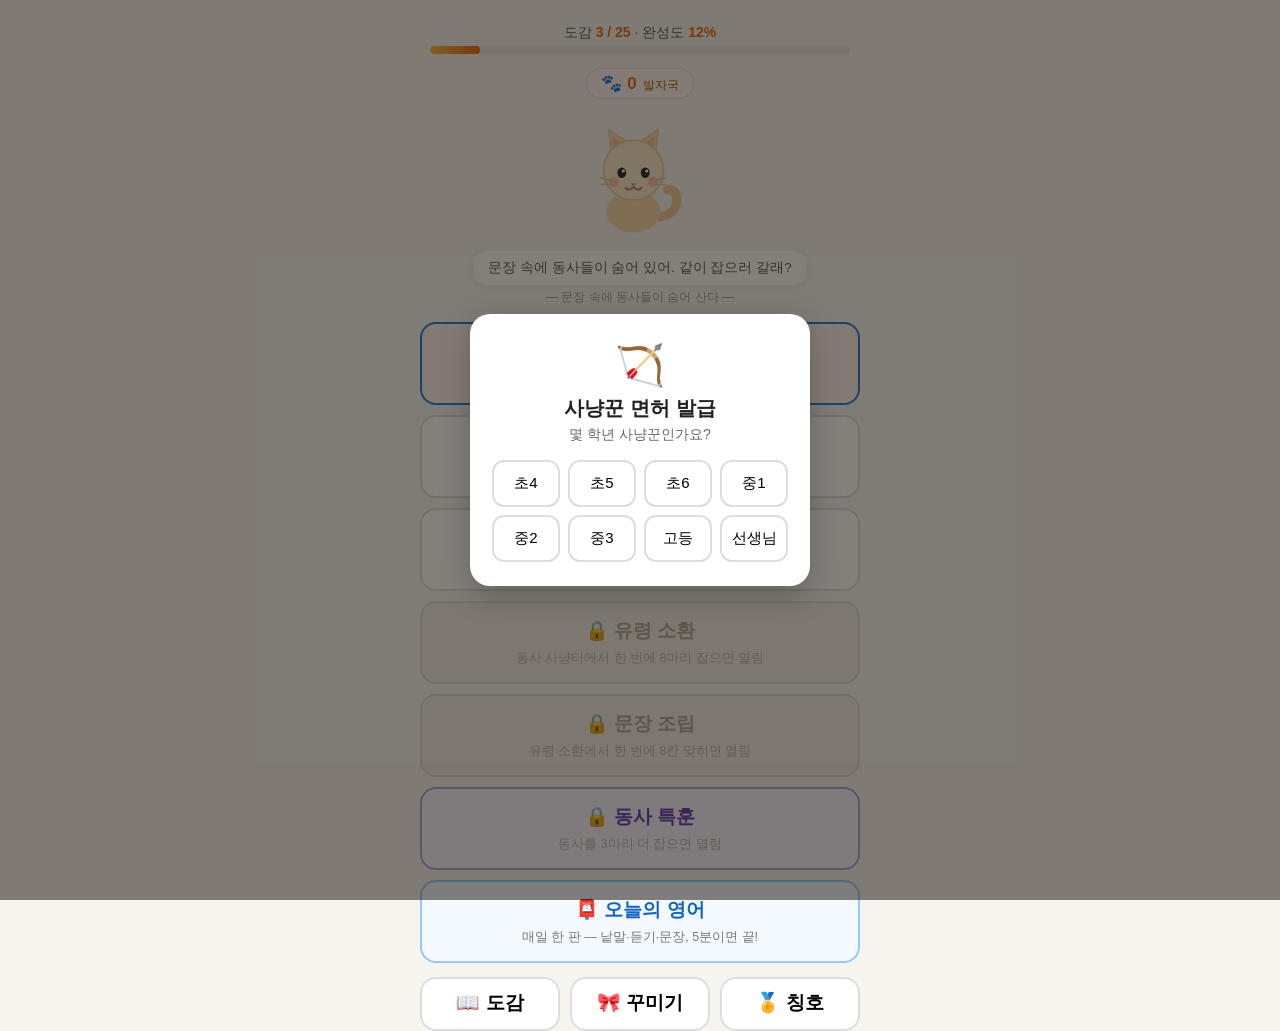
<file: games/verb-hunter/index.html>
<!DOCTYPE html>
<html lang="ko">
<head>
<meta charset="utf-8">
<meta name="viewport" content="width=device-width, initial-scale=1, user-scalable=no">
<title>동사 사냥꾼</title>
<link rel="stylesheet" href="src-da919cda/ui/styles.css">
</head>
<body>
<div id="app"></div>
<div id="foot" class="foot"></div>
<script type="module" src="src-da919cda/app.js"></script>
</body>
</html>
</file>
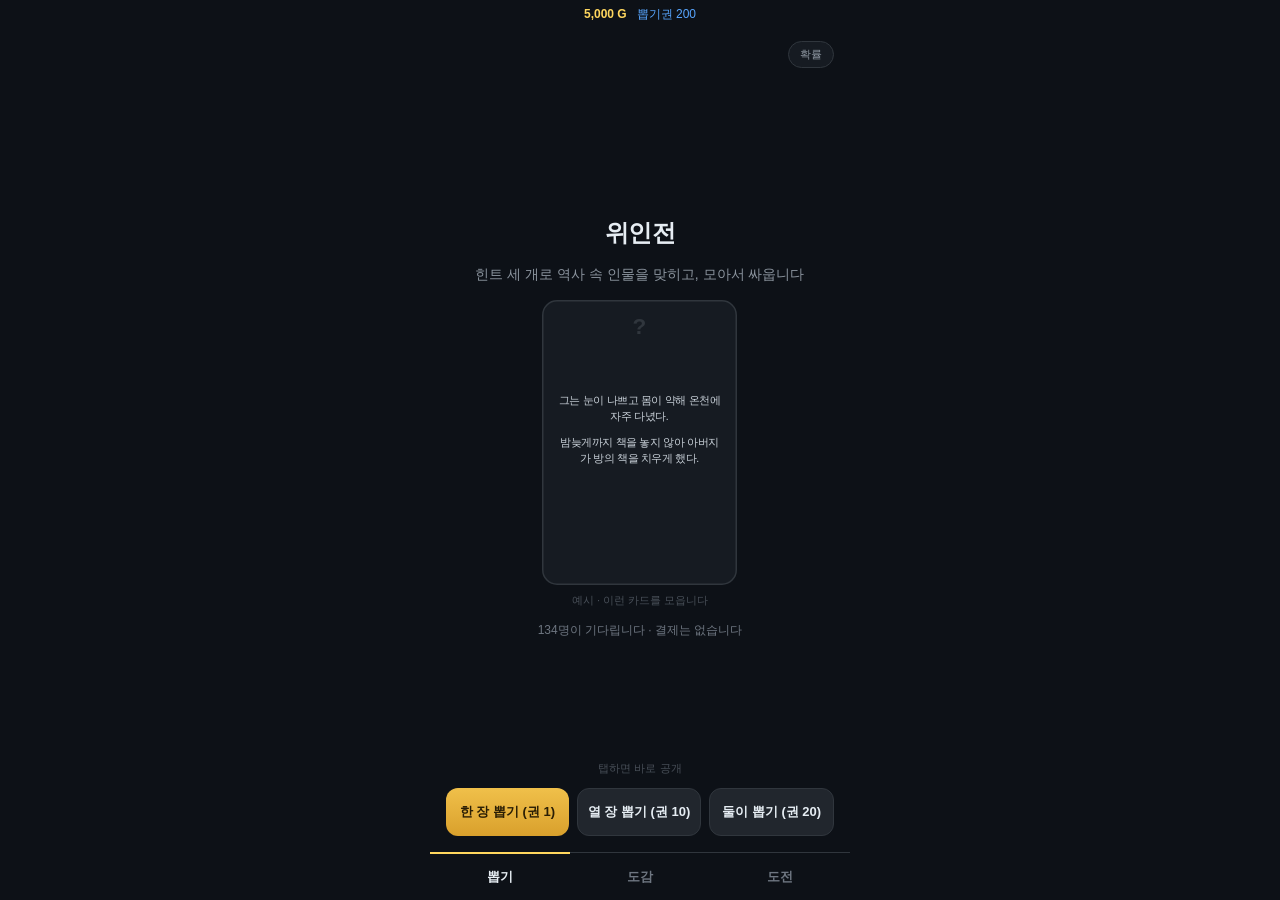
<file: games/wiinjeon/index.html>
<!DOCTYPE html>
<html lang="ko">
<head>
<meta charset="utf-8">
<meta name="viewport" content="width=device-width, initial-scale=1, viewport-fit=cover, maximum-scale=1, user-scalable=no">
<title>위인전 — 역사 인물 오토배틀러</title>
<link rel="stylesheet" href="./src/ui/app.css">
<link rel="stylesheet" href="./src/ui/card.css">
<link rel="stylesheet" href="./src/ui/collection.css">
<link rel="stylesheet" href="./src/ui/result-grid.css">
<link rel="stylesheet" href="./src/ui/screen-gacha.css">
<link rel="stylesheet" href="./src/ui/screen-battle.css">
<link rel="stylesheet" href="./src/ui/screen-titles.css">
<link rel="stylesheet" href="./src/ui/screen-towers.css">
<link rel="stylesheet" href="./src/ui/gift-scroll.css">
<link rel="stylesheet" href="./src/ui/stage.css">
<link rel="stylesheet" href="./src/ui/fight-view.css">
<link rel="stylesheet" href="./src/ui/rates-view.css">
<link rel="stylesheet" href="./src/ui/reward-view.css">
<link rel="stylesheet" href="./src/ui/duel-view.css">
<!-- Cloudflare Web Analytics — 방문자 수 집계.
     ⚠️ 이 폴더는 원본의 사본이라 그냥 덮어쓰면 이 줄이 사라진다.
     배포할 때마다 스크립트가 다시 넣는다. -->
<script defer src="https://static.cloudflareinsights.com/beacon.min.js"
  data-cf-beacon='{"token": "66d74d758a3b4b68ae33d7a072440b61"}'></script>
</head>
<body>

<div id="app">
  <header class="purse" id="purse"></header>
  <div class="screens">
    <section class="screen" id="screen-gacha"></section>
    <section class="screen" id="screen-book" hidden></section>
    <section class="screen" id="screen-battle" hidden></section>
    <section class="screen" id="screen-towers" hidden></section>
    <section class="screen" id="screen-titles" hidden></section>
  </div>
  <nav class="tabs">
    <button class="tab" id="tab-gacha" type="button" aria-selected="true">뽑기</button>
    <button class="tab" id="tab-book" type="button" aria-selected="false">도감</button>
    <button class="tab" id="tab-battle" type="button" aria-selected="false">도전</button>
    <button class="tab" id="tab-towers" type="button" aria-selected="false">탑</button>
    <button class="tab" id="tab-titles" type="button" aria-selected="false">칭호</button>
  </nav>
</div>

<!-- 더블클릭(file://)으로 열면 ES 모듈이 CORS로 막혀 아래 스크립트가 통째로 안 돈다.
     빈 화면으로 두지 말고 이유를 띄운다. -->
<script>
if (location.protocol === 'file:') {
  document.getElementById('screen-gacha').innerHTML =
    '<div class="fileWarn"><b>이 파일은 더블클릭으로는 안 열립니다.</b><br>' +
    '<span>브라우저가 file:// 에서는 모듈 파일을 못 읽습니다.<br>' +
    '같은 폴더의 <b style="color:#e6edf3">카드확인.bat</b> 을 더블클릭해 주세요.</span></div>';
}
</script>

<script type="module" src="./src/app.js"></script>
</body>
</html>
</file>
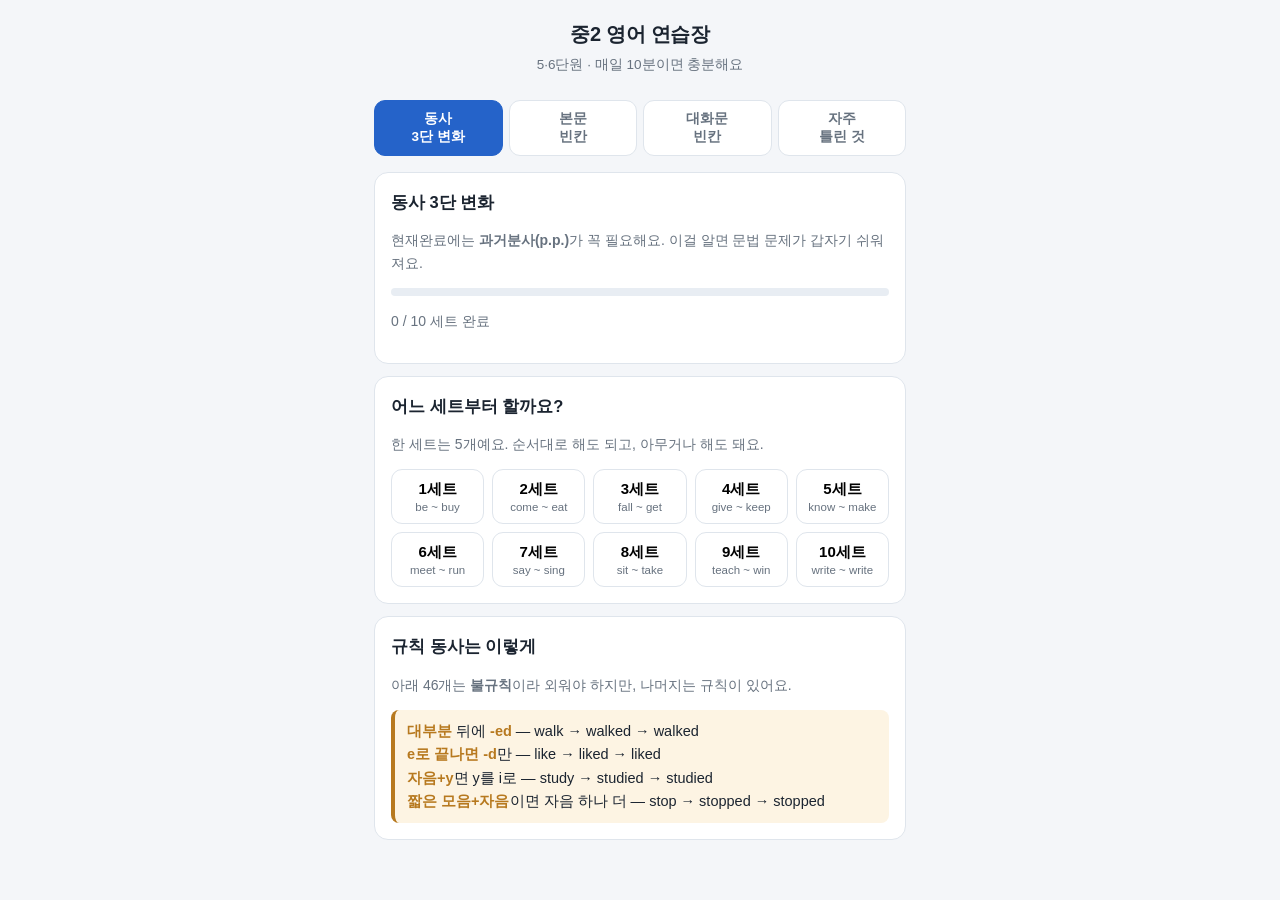
<file: study/mid2-eng/index.html>
<!DOCTYPE html>
<html lang="ko">
<head>
<meta charset="UTF-8">
<meta name="viewport" content="width=device-width, initial-scale=1.0, viewport-fit=cover">
<meta name="robots" content="noindex, nofollow">
<title>중2 영어 연습장</title>
<style>
  :root{
    --bg:#f4f6f9; --card:#fff; --ink:#1b2430; --sub:#67727f; --line:#dfe5ec;
    --blue:#2563c9; --blue-l:#eaf1fc; --green:#1f8a4c; --green-l:#e8f6ee;
    --red:#c9382e; --red-l:#fdeceb; --amber:#b7791f; --amber-l:#fdf4e3;
  }
  *{box-sizing:border-box; -webkit-tap-highlight-color:transparent;}
  html,body{margin:0; padding:0;}
  body{
    background:var(--bg); color:var(--ink); font-size:17px; line-height:1.6;
    font-family:-apple-system,BlinkMacSystemFont,"Malgun Gothic","맑은 고딕",sans-serif;
    padding:0 0 env(safe-area-inset-bottom);
  }
  .wrap{max-width:560px; margin:0 auto; padding:0 14px 40px;}
  header{padding:18px 0 10px; text-align:center;}
  header h1{margin:0; font-size:20px; letter-spacing:-.3px;}
  header p{margin:4px 0 0; font-size:13.5px; color:var(--sub);}

  /* 모드 탭 */
  .tabs{display:flex; gap:6px; margin:14px 0 16px;}
  .tabs button{
    flex:1; border:1px solid var(--line); background:var(--card); color:var(--sub);
    border-radius:11px; padding:9px 4px; font-size:13.5px; font-weight:700;
    cursor:pointer; font-family:inherit; line-height:1.35;
  }
  .tabs button.on{background:var(--blue); border-color:var(--blue); color:#fff;}
  .tabs button:disabled{opacity:.45;}

  .card{background:var(--card); border:1px solid var(--line); border-radius:14px;
    padding:16px; margin-bottom:12px;}
  .card h2{margin:0 0 8px; font-size:16.5px;}
  .muted{color:var(--sub); font-size:14px;}

  /* 세트 고르기 */
  .sets{display:grid; grid-template-columns:repeat(auto-fill,minmax(88px,1fr)); gap:8px;}
  .setbtn{border:1px solid var(--line); background:var(--card); border-radius:11px;
    padding:10px 6px; text-align:center; cursor:pointer; font-family:inherit;}
  .setbtn b{display:block; font-size:15px;}
  .setbtn small{display:block; color:var(--sub); font-size:11.5px; margin-top:2px;}
  .setbtn.done{background:var(--green-l); border-color:#b7dfc7;}
  .setbtn.done small{color:var(--green); font-weight:700;}

  /* 진행 막대 */
  .bar{height:8px; background:#e8edf3; border-radius:99px; overflow:hidden; margin:10px 0 4px;}
  .bar i{display:block; height:100%; background:var(--green); width:0; transition:width .25s;}

  /* 카드 학습 */
  .flash{text-align:center; padding:22px 10px 16px;}
  .flash .base{font-size:34px; font-weight:800; letter-spacing:-.5px;
    font-family:Georgia,"Times New Roman",serif;}
  .flash .ko{font-size:16px; color:var(--sub); margin-top:2px;}
  .forms{display:flex; gap:8px; justify-content:center; margin-top:16px; flex-wrap:wrap;}
  .form{background:var(--blue-l); border-radius:11px; padding:9px 14px; min-width:104px;}
  .form em{display:block; font-style:normal; font-size:11.5px; color:var(--blue); font-weight:700;}
  .form b{display:block; font-size:20px; font-family:Georgia,serif; margin-top:1px;}
  .form.hide b{color:transparent; background:#dbe6f6; border-radius:6px;}

  /* 문제 */
  .qbase{text-align:center; font-size:30px; font-weight:800; font-family:Georgia,serif;}
  .qko{text-align:center; color:var(--sub); font-size:15px; margin-top:2px;}
  .ask{text-align:center; margin:12px 0 4px; font-size:15px; color:var(--blue); font-weight:700;}
  .opts{display:grid; gap:8px; margin-top:10px;}
  .opt{border:1.5px solid var(--line); background:var(--card); border-radius:12px;
    padding:13px; font-size:20px; font-family:Georgia,serif; cursor:pointer;
    text-align:center;}
  .opt:active{transform:scale(.99);}
  .opt.ok{background:var(--green-l); border-color:var(--green); color:var(--green); font-weight:700;}
  .opt.no{background:var(--red-l); border-color:var(--red); color:var(--red);}
  .typewrap{display:flex; gap:8px; margin-top:12px;}
  .typewrap input{flex:1; border:1.5px solid var(--line); border-radius:12px; padding:12px;
    font-size:21px; font-family:Georgia,serif; text-align:center; min-width:0;}
  .typewrap input:focus{outline:none; border-color:var(--blue);}

  .btn{display:block; width:100%; border:none; border-radius:12px; padding:14px;
    font-size:16px; font-weight:800; cursor:pointer; font-family:inherit; margin-top:10px;}
  .btn.pri{background:var(--blue); color:#fff;}
  .btn.sub{background:#e9eef5; color:var(--ink);}
  .btn.gh{background:transparent; color:var(--sub); font-weight:600; font-size:14px; padding:9px;}
  .row{display:flex; gap:8px;} .row .btn{margin-top:10px;}

  .spk{border:none; background:var(--blue-l); color:var(--blue); border-radius:99px;
    width:42px; height:42px; font-size:19px; cursor:pointer; line-height:1;}
  .center{text-align:center;}

  .fb{border-radius:12px; padding:12px 14px; margin-top:12px; font-size:15.5px;}
  .fb.ok{background:var(--green-l); color:var(--green);}
  .fb.no{background:var(--red-l); color:var(--red);}
  .fb b{font-family:Georgia,serif; font-size:18px;}

  .tip{background:var(--amber-l); border-left:4px solid var(--amber); border-radius:8px;
    padding:10px 12px; font-size:14.5px; margin-top:10px;}
  .tip b{color:var(--amber);}
  .seenmark{display:inline-block; background:var(--blue-l); color:var(--blue); font-size:11px;
    font-weight:700; border-radius:5px; padding:1px 6px; margin-left:6px; vertical-align:middle;}
  .result{text-align:center; padding:10px 0 4px;}
  .result .big{font-size:40px; font-weight:800; color:var(--green);}
  .wrongli{background:#fff; border:1px solid var(--line); border-radius:10px; padding:9px 12px;
    margin-top:6px; font-size:15px;}
  .wrongli b{font-family:Georgia,serif;}

  /* ── 본문 빈칸 ───────────────────────────────────── */
  .sent{font-family:Georgia,"Times New Roman",serif; font-size:19.5px; line-height:1.95;
    margin:6px 0 4px;}
  .sentko{color:var(--sub); font-size:14.5px; line-height:1.55; margin-top:6px;}
  .bk{display:inline-block; min-width:66px; text-align:center;
    border-bottom:2px solid var(--line); color:transparent;}
  .bk.on{border-bottom-color:var(--blue); color:var(--blue); font-weight:800;}
  .bk.sol{border-bottom-color:var(--green); color:var(--green); font-weight:800;}
  /* 조각(글자·낱말) 맞추기 */
  .tray{min-height:52px; border:1.5px dashed var(--line); border-radius:12px; padding:8px;
    margin-top:10px; display:flex; flex-wrap:wrap; gap:6px; align-items:center;
    justify-content:center;}
  .tray:empty::after{content:"아래에서 눌러 순서대로 놓아 보세요"; color:var(--sub); font-size:13.5px;}
  .pool{display:flex; flex-wrap:wrap; gap:6px; margin-top:10px; justify-content:center;}
  .chip{border:1.5px solid var(--line); background:var(--card); border-radius:9px;
    padding:8px 12px; font-size:19px; font-family:Georgia,serif; cursor:pointer; line-height:1.1;}
  .chip.used{opacity:.28; pointer-events:none;}
  .chip.inTray{border-color:var(--blue); background:var(--blue-l); color:var(--blue);}
  .lvtag{display:inline-block; background:var(--amber-l); color:var(--amber); font-size:12px;
    font-weight:700; border-radius:6px; padding:2px 8px; margin-left:6px;}
  .nb{white-space:nowrap; margin-left:6px;}   /* 「남은 5개」가 반으로 쪼개지지 않게 */
  /* 대화문 장면 */
  .dlg{margin:8px 0 4px; position:relative; max-height:44vh; overflow-y:auto;
    -webkit-overflow-scrolling:touch;}   /* 10줄짜리 장면 때문에 확인 버튼이 밀리지 않게 */
  .dl{display:flex; gap:8px; align-items:flex-start; padding:3px 0;
    font-family:Georgia,"Times New Roman",serif; font-size:17px; line-height:1.8;}
  .dl b{flex:0 0 18px; color:var(--sub); font-size:12.5px; font-weight:800;
    font-family:inherit; padding-top:5px;}
  .dl.act{background:var(--blue-l); border-radius:9px; padding:6px 8px; margin:2px -8px;}
  .dl.act b{color:var(--blue);}
  /* 본문 읽기 */
  .rl{padding:10px 0; border-top:1px solid var(--line);}
  .rl:first-of-type{border-top:none; padding-top:2px;}
  /* 번호는 내어쓰기 — 줄이 넘어가도 글이 번호 아래로 안 들어가게 */
  .ren{font-family:Georgia,"Times New Roman",serif; font-size:18px; line-height:1.72;
    padding-left:26px; text-indent:-26px;}
  .rno{display:inline-block; width:26px; text-indent:0; color:#b6bfc9; font-size:12.5px;
    font-weight:800; font-family:-apple-system,sans-serif; vertical-align:1px;}
  .rko{color:var(--sub); font-size:14.5px; line-height:1.5; margin-top:3px; padding-left:24px;}
  .rtag{display:inline-block; margin:5px 0 0 24px; background:var(--blue-l); color:var(--blue);
    font-size:11.5px; font-weight:700; border-radius:6px; padding:2px 8px; line-height:1.5;}
  .rtag.warn{background:var(--amber-l); color:var(--amber);}
  .mini{border:none; background:transparent; color:var(--blue); cursor:pointer;
    font-size:14px; padding:0 3px; vertical-align:2px;}
  .hideko .rko{color:transparent; background:#eef1f5; border-radius:6px; cursor:pointer;}
  .hideko .rko.show{color:var(--sub); background:transparent;}
  .sharebox{width:100%; min-height:150px; border:1px solid var(--line); border-radius:10px;
    padding:10px; font-size:13.5px; font-family:inherit; line-height:1.5; margin-top:6px;}

  /* 자주 틀린 것 */
  .missli{border-top:1px solid var(--line); padding:9px 0;}
  .missli:first-child{border-top:none; padding-top:0;}
  .missrow{display:flex; justify-content:space-between; align-items:baseline; gap:8px;}
  .missrow b{font-family:Georgia,serif; font-size:18px;}
  .misscnt{flex:0 0 auto; color:var(--red); font-size:12.5px; font-weight:700;}
  .missko{color:var(--sub); font-size:14px; line-height:1.45; margin-top:1px;}
  .misssrc{color:#9aa4b0; font-size:11.5px; margin-top:2px;}
  .unitpick{display:flex; gap:8px; margin-bottom:10px;}
  .unitpick button{flex:1; border:1px solid var(--line); background:var(--card); color:var(--sub);
    border-radius:10px; padding:8px; font-size:14px; font-weight:700; cursor:pointer;
    font-family:inherit;}
  .unitpick button.on{background:var(--ink); border-color:var(--ink); color:#fff;}
  @media (max-width:400px){
    .flash .base{font-size:30px;} .qbase{font-size:26px;}
    .sent{font-size:18px;} .chip{font-size:17px; padding:7px 10px;}
  }
</style>
<script type='module' src='https://static.cloudflareinsights.com/beacon.min.js' data-cf-beacon='{"token": "66d74d758a3b4b68ae33d7a072440b61"}'></script>
</head>
<body>
<div class="wrap">
  <header>
    <h1>중2 영어 연습장</h1>
    <p>5·6단원 · 매일 10분이면 충분해요</p>
  </header>

  <div class="tabs">
    <button class="on" data-mode="verb">동사<br>3단 변화</button>
    <button data-mode="pass">본문<br>빈칸</button>
    <button data-mode="dlg">대화문<br>빈칸</button>
    <button data-mode="miss">자주<br>틀린 것</button>
  </div>

  <div id="app"></div>
</div>

<script>
"use strict";

/* ── 자료 ───────────────────────────────────────────────
   seen:true = 우리 교과서 본문·학습지에 실제로 나온 동사.
   안 나오는 것도 중2 필수라 함께 넣되 표시만 다르게 한다. */
const VERBS = [
 ["be","was/were","been","~이다, 있다",1],
 ["begin","began","begun","시작하다",1],
 ["break","broke","broken","깨뜨리다, 부러뜨리다",1],
 ["bring","brought","brought","가져오다",0],
 ["buy","bought","bought","사다",1],
 ["come","came","come","오다",1],
 ["do","did","done","하다",1],
 ["drink","drank","drunk","마시다",1],
 ["drive","drove","driven","운전하다",1],
 ["eat","ate","eaten","먹다",1],
 ["fall","fell","fallen","떨어지다, 넘어지다",1],
 ["feed","fed","fed","먹이를 주다",1],
 ["feel","felt","felt","느끼다",1],
 ["find","found","found","찾다, 발견하다",0],
 ["get","got","got(gotten)","얻다, 도착하다",1],
 ["give","gave","given","주다",0],
 ["go","went","gone","가다",1],
 ["have","had","had","가지다, 먹다",1],
 ["hear","heard","heard","듣다",1],
 ["keep","kept","kept","유지하다, 계속하다",1],
 ["know","knew","known","알다",1],
 ["leave","left","left","떠나다, 남기다",1],
 ["let","let","let","~하게 해 주다",1],
 ["lose","lost","lost","잃다, 지다",1],
 ["make","made","made","만들다, ~하게 하다",1],
 ["meet","met","met","만나다",1],
 ["put","put","put","놓다, 두다",1],
 ["read","read","read","읽다",1],
 ["ride","rode","ridden","타다",1],
 ["run","ran","run","달리다",1],
 ["say","said","said","말하다",0],
 ["see","saw","seen","보다",1],
 ["sell","sold","sold","팔다",0],
 ["send","sent","sent","보내다",1],
 ["sing","sang","sung","노래하다",1],
 ["sit","sat","sat","앉다",1],
 ["sleep","slept","slept","자다",1],
 ["speak","spoke","spoken","말하다",1],
 ["swim","swam","swum","수영하다",0],
 ["take","took","taken","가져가다, (사진을) 찍다, (수업을) 듣다",1],
 ["teach","taught","taught","가르치다",1],
 ["tell","told","told","말해 주다",1],
 ["think","thought","thought","생각하다",0],
 ["wear","wore","worn","입다, 착용하다",1],
 ["win","won","won","이기다",0],
 ["write","wrote","written","쓰다",1]
];
const PER = 5;                                  // 한 세트 5개 — 한 번에 많으면 질린다
const SETS = Math.ceil(VERBS.length / PER);
const KEY = "somin-eng-v1";

/* ── 본문 빈칸 자료 ─────────────────────────────────────
   출처: 자습서 「내신 완벽 대비 추가 워크시트 · 본문 꼼꼼 학습」
         Unit 5 = p.214~215 · Unit 6 = p.256~257
   빈칸도 정답도 자습서 그대로다. 내가 지어낸 문장은 하나도 없다.
   en 의 {} 가 빈칸 자리 · a = 정답(빈칸 순서) · w = 빈칸별 오답 2개 · ko = 자습서 우리말 뜻
   ⚠ 이 블록은 gate.py 가 통째로 꺼내 검사한다. 아래 두 주석 표시를 지우지 말 것. */
/* PASSAGE-DATA-START */
const PASSAGE = [
{"u":5,"n":1,"en":"Hi, my name is Yujin, and I'm writing a blog to introduce {}, Chuncheon.","a":["my hometown"],"w":[["my hometwon","mine hometown"]],"ko":"안녕하세요, 제 이름은 유진이고, 저는 제 고향인 춘천을 소개하기 위해서 블로그를 쓰고 있어요."},
{"u":5,"n":2,"en":"{} you ever {} Chuncheon?","a":["Have","visited"],"w":[["Has","Did"],["visit","visitted"]],"ko":"당신은 춘천을 방문해 본 적이 있나요?"},
{"u":5,"n":3,"en":"It's famous for its beautiful {}.","a":["mountains and lakes"],"w":[["mountain and lakes","mountains and lake"]],"ko":"그것은 아름다운 산과 호수로 유명해요."},
{"u":5,"n":4,"en":"There are so many {} and so many things to see.","a":["things to do"],"w":[["things to doing","thing to do"]],"ko":"할 것이 정말 많고, 볼 것도 정말 많답니다."},
{"u":5,"n":5,"en":"Nowadays, the {} of foreign tourists who visit Chuncheon is growing.","a":["number"],"w":[["numbers","nummber"]],"ko":"요즘에는 춘천을 방문하는 외국인 관광객들의 수가 늘고 있어요."},
{"u":5,"n":6,"en":"I want to {} the history of Chuncheon and tips for {} from around the world.","a":["share","visitors"],"w":[["shear","sharing"],["visiters","visitor"]],"ko":"저는 춘천의 역사와 전 세계 방문객들을 위한 조언을 공유하고 싶어요."},
{"u":5,"n":7,"en":"Today's {} is the Memorial Hall for Ethiopian Soldiers in the Korean War.","a":["focus"],"w":[["focas","focuse"]],"ko":"오늘 중점적으로 소개할 곳은 에티오피아군의 한국전 참전 기념관이에요."},
{"u":5,"n":8,"en":"On the {} of the hall, visitors can see the names and pictures of the brave soldiers.","a":["first floor"],"w":[["first flour","one floor"]],"ko":"기념관 1층에서 방문객들은 용감한 군인들의 이름과 사진을 볼 수 있어요."},
{"u":5,"n":9,"en":"On the second floor, Ethiopian {} items are displayed.","a":["cultural"],"w":[["culture","culturel"]],"ko":"2층에는 에티오피아의 문화 유물들이 전시되어 있어요."},
{"u":5,"n":10,"en":"If you want to know about the special history {} Korea and Ethiopia, please {} on the link below.","a":["between","click"],"w":[["among","betwen"],["clicking","clicks"]],"ko":"한국과 에티오피아 사이의 특별한 역사에 대해 알고 싶으면, 아래 링크를 클릭해 주세요."},
{"u":5,"n":11,"en":"Ethiopia and Korea are far apart on the map, but they have had {} for many years.","a":["strong ties"],"w":[["strong tie","strongly ties"]],"ko":"에티오피아와 한국은 지도상으로는 멀리 떨어져 있지만, 오랜 세월 동안 강한 유대 관계를 맺어 왔다."},
{"u":5,"n":12,"en":"Ethiopia was the only African country to {} during the Korean War.","a":["send soldiers"],"w":[["sent soldiers","send soldier"]],"ko":"에티오피아는 한국 전쟁 중 군인들을 보낸 유일한 아프리카 국가였다."},
{"u":5,"n":13,"en":"Ethiopian soldiers fought {} in Chuncheon and never lost.","a":["many battles"],"w":[["many battle","much battles"]],"ko":"에티오피아 군인들은 춘천에서 많은 전쟁을 치렀고 결코 진 적이 없었다."},
{"u":5,"n":14,"en":"During the war, some Korean children {} their parents.","a":["lost"],"w":[["losed","loosed"]],"ko":"전쟁 중, 일부 한국 어린이들이 부모를 잃었다."},
{"u":5,"n":15,"en":"Ethiopian soldiers used their own money {} them.","a":["to help"],"w":[["to helping","for help"]],"ko":"에티오피아 군인들은 그들을 돕기 위해 자신들의 돈을 썼다."},
{"u":5,"n":16,"en":"In the 2000s, Chuncheon became the {} of Addis Ababa, the capital city of Ethiopia.","a":["sister city"],"w":[["sister town","sisters city"]],"ko":"2000년대에 춘천은 에티오피아의 수도인 아디스아바바의 자매 도시가 되었다."},
{"u":5,"n":17,"en":"Each city built a {} hall to {} the Ethiopian soldiers who fought in the Korean War.","a":["memorial","honor"],"w":[["memory","memorail"],["honoring","honored"]],"ko":"각 도시는 한국 전쟁에서 싸운 에티오피아 군인들을 기리기 위해 기념관을 세웠다."},
{"u":5,"n":18,"en":"The Memorial Hall in Chuncheon {} in 2006.","a":["was built"],"w":[["was build","were built"]],"ko":"춘천에 있는 기념관은 2006년도에 지어졌다."},
{"u":5,"n":19,"en":"It {} a traditional Ethiopian house.","a":["looks like"],"w":[["looks as","look like"]],"ko":"그것은 에티오피아의 전통 가옥처럼 생겼다."},
{"u":5,"n":20,"en":"It has three round {}.","a":["roofs"],"w":[["rooves","roof"]],"ko":"세 개의 둥근 지붕이 있다."},
{"u":5,"n":21,"en":"Here, you can feel the strong {} between the two countries.","a":["friendship"],"w":[["friendly","freindship"]],"ko":"이곳에서 여러분은 두 나라 사이의 굳건한 우정을 느낄 수 있다."},
{"u":5,"n":22,"en":"In the next story, I will {} Soyanggang Skywalk and share some {} tips for traveling there.","a":["introduce","useful"],"w":[["introduces","introducing"],["usefull","using"]],"ko":"다음 이야기에서는, 소양강 스카이워크를 소개하고 그곳을 여행하는 데 유용한 정보를 공유할게요."},
{"u":5,"n":23,"en":"You don't want to {} it!","a":["miss"],"w":[["missing","mis"]],"ko":"놓치면 안 돼요!"},
{"u":6,"n":1,"en":"When did you last try {}?","a":["something new"],"w":[["new something","something news"]],"ko":"너는 언제 마지막으로 새로운 것을 시도했니?"},
{"u":6,"n":2,"en":"I have always wanted to learn {}.","a":["skateboarding"],"w":[["skatebording","skateboard"]],"ko":"나는 항상 스케이트보드 타기를 배우고 싶어 했어."},
{"u":6,"n":3,"en":"I took the {} toward becoming a cool skater boy.","a":["first step"],"w":[["first steps","one step"]],"ko":"나는 멋진 스케이터 소년 되기를 향하여 첫걸음을 내디뎠어."},
{"u":6,"n":4,"en":"I {} a one-day skateboarding class.","a":["joined"],"w":[["joinned","joining"]],"ko":"일일 스케이트보드 타기 수업에 참여했거든."},
{"u":6,"n":5,"en":"When I got to the skatepark, I {} skateboarding in a big bowl.","a":["saw a guy"],"w":[["saw a guy to","seen a guy"]],"ko":"스케이트파크에 도착했을 때, 나는 한 남자가 큰 볼에서 스케이트보드를 타고 있는 것을 보았어."},
{"u":6,"n":6,"en":"He jumped into the air and {} the board. He landed cleanly.","a":["flipped"],"w":[["fliped","flipping"]],"ko":"그는 공중으로 뛰어올라 보드를 휙 뒤집었어. 그는 깔끔하게 착지했지."},
{"u":6,"n":7,"en":"He {} a surfer on a big wave.","a":["reminded me of"],"w":[["reminded me for","reminded me about"]],"ko":"그는 큰 파도를 타는 서퍼를 떠올리게 했어."},
{"u":6,"n":8,"en":"I learned from a blog that skateboarding {} surfers in California.","a":["began with"],"w":[["began from","begun with"]],"ko":"나는 한 블로그에서 스케이트보드 타기가 캘리포니아의 서퍼들로부터 시작되었다는 것을 알게 되었어."},
{"u":6,"n":9,"en":"They wanted to surf {}, too, so they put wheels on wooden boards.","a":["on land"],"w":[["in land","on a land"]],"ko":"그들은 땅에서도 서핑을 하고 싶어서 나무판자에 바퀴를 달았어."},
{"u":6,"n":10,"en":"When there was {} rain in California, skateboarders used {} swimming pools as their skateparks.","a":["little","empty"],"w":[["few","a little"],["emty","emptied"]],"ko":"캘리포니아에 비가 거의 오지 않았을 때, 스케이트보드 타는 사람들은 빈 수영장을 그들의 스케이트파크로 이용했어."},
{"u":6,"n":11,"en":"Before the lesson, Eric and I did a warm-up {}.","a":["exercise"],"w":[["excercise","exercising"]],"ko":"수업 전에, Eric과 나는 준비 운동을 했어."},
{"u":6,"n":12,"en":"Eric told me, \"{} is the most important thing, Ian!\"","a":["Safety"],"w":[["Safe","Safely"]],"ko":"Eric은 나에게 \"안전이 가장 중요한 거야, Ian!\"이라고 말했어."},
{"u":6,"n":13,"en":"Then, he made me {} a helmet and pads to stay safe during the class.","a":["wear"],"w":[["to wear","wearing"]],"ko":"그런 다음 그는 수업 중에 안전하게 있기 위해 나에게 헬멧과 보호대를 착용하게 했어."},
{"u":6,"n":14,"en":"The lesson finally began. Eric taught me the most {}, the \"push-off.\"","a":["basic skill"],"w":[["basic skills","basically skill"]],"ko":"수업이 마침내 시작되었어. Eric은 나에게 가장 기초적인 기술인 '푸시 오프'를 가르쳐 주었어."},
{"u":6,"n":15,"en":"To push off on the skateboard, I put one foot on the board and pushed against the ground with {} foot.","a":["the other"],"w":[["another","other"]],"ko":"스케이트보드 위에서 푸시 오프를 하기 위해서, 나는 한 발을 보드에 올리고 다른 발로 땅을 밀었어."},
{"u":6,"n":16,"en":"Tada! I moved {}! This skill looked simple, but I {} many times.","a":["forward","fell down"],"w":[["foward","forwards"],["felt down","fell out"]],"ko":"짜잔! 나는 앞으로 나아갔어! 이 기술은 간단해 보였지만, 나는 여러 번 넘어졌어."},
{"u":6,"n":17,"en":"With {}, I was able to keep my {} and ride.","a":["practice","balance"],"w":[["practicing","practices"],["ballance","balanced"]],"ko":"연습을 통해 나는 균형을 잡고 탈 수 있었어."},
{"u":6,"n":18,"en":"I heard Eric {} me.","a":["cheering for"],"w":[["to cheer for","cheering to"]],"ko":"나는 Eric이 나를 응원하는 소리를 들었어."},
{"u":6,"n":19,"en":"After the lesson, I realized skateboarding is {} just a cool-looking sport.","a":["more than"],"w":[["more then","much than"]],"ko":"수업 후에, 나는 스케이트보드 타기가 단지 멋져 보이는 스포츠 그 이상이라는 것을 깨달았어."},
{"u":6,"n":20,"en":"It makes me {}.","a":["feel free"],"w":[["to feel free","feeling free"]],"ko":"그것은 나에게 자유를 느끼게 해 줘."},
{"u":6,"n":21,"en":"I am glad that I started my skateboarding {} today.","a":["journey"],"w":[["jorney","journal"]],"ko":"내가 오늘 스케이트보드 타기 여정을 시작해서 기뻐."},
{"u":6,"n":22,"en":"My shoes and jeans {}, but I felt great.","a":["got dirty"],"w":[["get dirty","got dirtily"]],"ko":"내 신발과 청바지는 더러워졌지만 나는 기분이 아주 좋았어."},
{"u":6,"n":23,"en":"It {} I {} really hard.","a":["shows","practiced"],"w":[["show","showing"],["practicing","practices"]],"ko":"그것은 내가 정말 열심히 연습했다는 것을 보여 주는 것이니까."},
{"u":6,"n":24,"en":"I hope to skate better and {} someday.","a":["more freely"],"w":[["more freer","most freely"]],"ko":"나는 언젠가는 더 잘, 그리고 더 자유롭게 스케이트보드를 탈 수 있으면 좋겠어."},
{"u":6,"n":25,"en":"Do you want to {} skateboarding, too?","a":["try"],"w":[["trying","tries"]],"ko":"너도 스케이트보드 타기를 해 보고 싶니?"},
{"u":6,"n":26,"en":"Just visit the {} skatepark!","a":["nearest"],"w":[["nearer","most near"]],"ko":"일단 가장 가까운 스케이트파크를 방문해 봐!"}
];
/* PASSAGE-DATA-END */

/* ── 대화문 빈칸 자료 ───────────────────────────────────
   출처: 자습서 「내신 완벽 대비 추가 워크시트 · 대화문 꼼꼼 학습」
         Unit 5 = p.212~213 · Unit 6 = p.254~255
   한 덩이가 대화 한 장면이다. l = [말하는 사람, 영어(빈칸 {}), 우리말]
   a = 정답(장면 안 빈칸 순서) · w = 빈칸별 오답 2개 · s = 자습서 꼭지 번호(= 세트)
   ⚠ 이 블록도 gate.py 가 통째로 꺼내 검사한다. 아래 두 주석 표시를 지우지 말 것. */
/* DIALOG-DATA-START */
const DIALOG = [
{"u":5,"s":0,"sec":"View Ahead","n":1,
 "l":[["G","Have you ever {} this?","너 이거 먹어 본 적 있니?"],
      ["B","No, I haven't.","아니, 없어."]],
 "a":["tried"],"w":[["try","tryed"]]},
{"u":5,"s":0,"sec":"View Ahead","n":2,
 "l":[["G","{} did you like it?","그거 어땠니?"],
      ["B","It was really hot and {}!","진짜 맵고 양념 맛이 강했어!"]],
 "a":["How","spicy"],"w":[["What","Why"],["spicey","spice"]]},
{"u":5,"s":1,"sec":"Listen and Choose","n":3,
 "l":[["G","Have you ever visited Chuncheon?","너 춘천에 가 본 적 있니?"],
      ["B","Yes, I {}.","응, 있어."],
      ["G","Well, I'm planning a {} to Chuncheon with my family. What do you {} doing there?","음, 나는 가족과 함께 춘천 여행을 계획하고 있어. 거기서 뭐 해 보는 걸 추천하니?"],
      ["B","How about {} Samaksan? The view from the top is amazing!","삼악산을 등산하는 건 어때? 정상에서 보는 전망이 멋져!"],
      ["G","Sounds great. I'll try it this time. Thanks!","그거 좋겠다. 이번에 한번 해 볼게. 고마워!"]],
 "a":["have","trip","recommend","hiking"],
 "w":[["did","am"],["travel","trips"],["recommends","recommending"],["hike","to hike"]]},
{"u":5,"s":2,"sec":"Listen and Check","n":4,
 "l":[["B","What did you do {} weekend, Mia?","지난 주말에 뭐 했니, Mia?"],
      ["G","I went to a {} game with my brother.","남동생이랑 야구 경기를 보러 갔어."],
      ["B","That's cool. How did you like it?","멋지다. 어땠니?"],
      ["G","It was so much fun. I {} for my team and had delicious food, too. My favorite player even {} a home run!","정말 재미있었어. 우리 팀을 응원하고 맛있는 음식도 먹었어. 심지어 내가 가장 좋아하는 선수가 홈런도 쳤어!"],
      ["B","It sounds like you had a great time! Let's go {} next time.","정말 즐거운 시간 보낸 것 같네! 다음엔 같이 가자."]],
 "a":["last","baseball","cheered","hit","together"],
 "w":[["latest","past"],["baseballs","basketball"],["cheer","cheering"],["hitted","hits"],["togather","along"]]},
{"u":5,"s":3,"sec":"Listen More","n":5,
 "l":[["G","You look great {}. Where was it taken, Henry?","너 이 사진에서 멋져 보여. 어디에서 찍은 거니, Henry?"],
      ["B","In Busan. I went there during {}. Have you visited Busan before?","부산에서. 난 여름 방학 동안 그곳에 갔었거든. 너는 전에 부산에 가 본 적 있니?"],
      ["G","No, I haven't. How did you like it?","아니, 없어. 어땠니?"],
      ["B","It was amazing. I liked the {} and the food.","멋졌어. 해변도 좋았고 음식도 좋았어."],
      ["G","Did you try some {} there?","거기서 활동을 좀 해 봤니?"],
      ["B","Yeah. I learned to surf at Songjeong Beach. It was exciting.","응. 송정 해변에서 서핑을 배웠어. 그건 신났어."],
      ["G","Wow. Did you eat {}?","우와. 뭔가 특별한 것을 먹었니?"],
      ["B","Sure. I ate milmyeon. It was a bit cold but {} really great.","물론이지. 밀면을 먹었어. 조금 차가웠지만 정말 맛있었어."],
      ["G","That sounds like a perfect trip!","완벽한 여행이었던 것 같네!"]],
 "a":["in this photo","summer vacation","beach","activities","anything special","tasted"],
 "w":[["on this photo","in these photo"],["summer vacations","a summer vacation"],["beech","beaches"],["activity","actives"],["special anything","something special"],["taste","tastes"]]},
{"u":5,"s":4,"sec":"Wrap Up 6","n":6,
 "l":[["B","Jia, have you ever met a {}?","지아야, 넌 유명인을 만나 본 적 있니?"],
      ["G","Yes, I have. It was about {} at a restaurant.","응, 있어. 2년 전쯤에 식당에서였어."],
      ["B","Who was it?","누구였는데?"],
      ["G","Haein, the {}.","배우 해인 씨였어."],
      ["B","Did you take a picture with him?","그분과 사진을 찍었니?"],
      ["G","{}, I did.","운 좋게도 찍었어."]],
 "a":["famous person","two years ago","actor","Luckily"],
 "w":[["famous people","fame person"],["two years before","two year ago"],["acter","action"],["Lucky","Luck"]]},
{"u":5,"s":5,"sec":"Wrap Up 7","n":7,
 "l":[["G","That game was amazing, {}, Gangin?","그 경기 정말 대단했지, 그렇지 않니, 강인아?"],
      ["B","It really was. It was my first time to watch a {} in person.","정말 그랬어. 테니스 경기를 직접 본 건 처음이었어."],
      ["G","How did you like it?","어땠니?"],
      ["B","I loved it! It was {}.","매우 좋았어! 환상적이었어."]],
 "a":["wasn't it","tennis match","fantastic"],
 "w":[["didn't it","isn't it"],["tennis matchs","a tennis match"],["fantastick","fantasy"]]},
{"u":6,"s":0,"sec":"View Ahead","n":1,
 "l":[["G","Do you know how to {} this strange alarm robot?","이 이상한 알람 로봇을 끄는 방법을 아니?"],
      ["B","Yes, it's {}!","응, 쉬워!"]],
 "a":["turn off","easy"],"w":[["turn on","turn out"],["easily","ease"]]},
{"u":6,"s":0,"sec":"View Ahead","n":2,
 "l":[["G","Can you tell me how?","어떻게 하는지 알려 줄 수 있니?"],
      ["B","Sure. {}, catch the alarm robot. {}, do your math homework. Finally, say, \"I'm done!\" {} it'll stop ringing.","물론이지. 먼저, 알람 로봇을 잡아. 그다음, 수학 숙제를 해. 마지막으로, \"다 했어!\"라고 말해. 그러면 울리는 게 멈출 거야."]],
 "a":["First","Next","Then"],
 "w":[["Firstly","One"],["Second","After"],["Than","There"]]},
{"u":6,"s":1,"sec":"Listen and Choose","n":3,
 "l":[["B","Sumin, what do you do in your free time?","수민아, 너는 여가 시간에 뭐 하니?"],
      ["G","I play {}, but it's very difficult.","테니스를 치는데, 매우 어려워."],
      ["B","I think I can help you.","내가 너를 도와줄 수 있을 것 같아."],
      ["G","Really? Do you know how to serve well?","정말? 서브를 잘하는 방법을 아니?"],
      ["B","Sure. I'm in the tennis club. {} you.","물론이지. 나는 테니스 동아리에 속해 있어. 내가 가르쳐 줄게."],
      ["G","That's great. Can we meet in front of the school {}?","잘됐다. 이번 주 토요일에 학교 앞에서 만날 수 있을까?"],
      ["B","Okay. See you then.","좋아. 그때 보자."]],
 "a":["tennis","Let me teach","this Saturday"],
 "w":[["a tennis","tennises"],["Let me teaching","Let me to teach"],["this Saturdays","in this Saturday"]]},
{"u":6,"s":2,"sec":"Listen and Put in Order","n":4,
 "l":[["M","Let me tell you {} a train ticket on our app. First, choose the stations you are leaving from and traveling to. Second, select the date and time. {}, choose your seat on the train. {}, pay for the ticket. You will {} an e-ticket right away. Thank you for using the app.","우리 앱에서 기차표를 사는 방법을 알려 드리겠습니다. 먼저, 출발역과 도착역을 선택하세요. 두 번째로, 날짜와 시각을 선택하세요. 다음으로, 기차의 좌석을 선택하세요. 마지막으로, 표를 결제하세요. 바로 전자 표를 받으실 겁니다. 앱을 이용해 주셔서 감사합니다."]],
 "a":["how to buy","Next","Finally","receive"],
 "w":[["how buy","how to buying"],["Nextly","Second"],["Final","Finaly"],["recieve","receiving"]]},
{"u":6,"s":3,"sec":"Listen More","n":5,
 "l":[["G","Hey, Jimin. What are you doing?","지민아, 뭐 하고 있니?"],
      ["B","I'm looking at classes on the sports center {}.","스포츠 센터 웹사이트에서 수업들을 보고 있어."],
      ["G","What class are you interested in?","어떤 수업에 관심 있니?"],
      ["B","Swimming. Do you know how to {} a class here?","수영. 여기서 수업을 신청하는 방법을 아니?"],
      ["G","Yes, it's easy. First, log in to the website.","응, 쉬워. 먼저, 웹사이트에 로그인해."],
      ["B","Okay. Just a second. (pause) Done! {}?","알았어. 잠깐만. (잠시 후) 했어! 다음은 뭐니?"],
      ["G","{} the class you want to {} on the Classes page.","수업 페이지에서 네가 듣고 싶은 수업을 찾아."],
      ["B","Got it. There's one swimming class.","알았어. 수영 수업이 하나 있어."],
      ["G","That's good. Finally, click on the sign-up button and {} the class.","잘됐네. 마지막으로, 신청 버튼을 클릭하고 수업료를 결제해."],
      ["B","I see. Thank you for your help!","알았어. 도와줘서 고마워!"]],
 "a":["website","sign up for","What's next","Find","take","pay for"],
 "w":[["web site","websites"],["sign for up","sign up to"],["What next","How next"],["Finding","Found"],["taking","to take"],["pay to","paying for"]]},
{"u":6,"s":4,"sec":"Wrap Up","n":6,
 "l":[["B","Mom, do you know how to make {}?","엄마, 레모네이드 만드는 방법을 아세요?"],
      ["W","Of course. It's easy.","물론이지. 쉽단다."],
      ["B","Can you tell me {}?","어떻게 하는지 알려 주실 수 있어요?"],
      ["W","Sure. You just {} fresh lemons, water, and sugar.","당연하지. 신선한 레몬, 물, 그리고 설탕만 있으면 돼."],
      ["B","What is the first step?","첫 번째 단계는 뭐예요?"],
      ["W","Cut the lemons {} and {} them to get the juice out.","레몬을 반으로 자르고 그것을 짜서 즙을 짜내."],
      ["B","What do you do next?","그다음에는 뭘 해요?"],
      ["W","{} water and sugar to the juice. Finally, {} everything well.","즙에 물과 설탕을 넣어. 마지막으로, 모든 것을 잘 섞어."],
      ["B","Wow, it's really {}.","우와, 정말 간단하네요."]],
 "a":["lemonade","how","need","in half","squeeze","Add","mix","simple"],
 "w":[["lemonades","lemon juice"],["what","how to"],["needs","needing"],["in halves","on half"],["squeez","squeezing"],["Adding","Added"],["mixing","mixed"],["simply","simplely"]]}
];
/* DIALOG-DATA-END */

/* ── 본문 읽기 자료 ────────────────────────────────────
   ⚠ **손으로 고치지 말 것.** `python build_reading.py` 가 `_본문대장.md` 에서
   영어 문장을 그대로 뽑아 다시 쓴다. 우리말·문법 표시는 그 스크립트 안에 있다. */
/* READING-DATA-START */
const READING = [
{"u": 5, "t": "My Hometown, Chuncheon", "p": "p.198", "l": [["Hi, my name is Yujin, and I'm writing a blog to introduce my hometown, Chuncheon.", "안녕하세요, 제 이름은 유진이고, 저는 제 고향인 춘천을 소개하기 위해서 블로그를 쓰고 있어요.", ""], ["Have you ever visited Chuncheon?", "당신은 춘천을 방문해 본 적이 있나요?", "현재완료 · 경험"], ["It's famous for its beautiful mountains and lakes.", "그것은 아름다운 산과 호수로 유명해요.", ""], ["There are so many things to do and so many things to see.", "할 것이 정말 많고, 볼 것도 정말 많답니다.", "to부정사 형용사적 ×2"], ["Nowadays, the number of foreign tourists who visit Chuncheon is growing.", "요즘에는 춘천을 방문하는 외국인 관광객들의 수가 늘고 있어요.", "관계대명사 who"], ["I want to share the history of Chuncheon and tips for visitors from around the world.", "저는 춘천의 역사와 전 세계 방문객들을 위한 조언을 공유하고 싶어요.", ""], ["So, I started this blog.", "그래서 저는 이 블로그를 시작했어요.", ""], ["Today's focus is the Memorial Hall for Ethiopian Soldiers in the Korean War.", "오늘 중점적으로 소개할 곳은 에티오피아군의 한국전 참전 기념관이에요.", ""], ["On the first floor of the hall, visitors can see the names and pictures of the brave soldiers.", "기념관 1층에서 방문객들은 용감한 군인들의 이름과 사진을 볼 수 있어요.", ""], ["On the second floor, Ethiopian cultural items are displayed.", "2층에는 에티오피아의 문화 유물들이 전시되어 있어요.", "수동태"], ["If you want to know about the special history between Korea and Ethiopia, please click on the link below.", "한국과 에티오피아 사이의 특별한 역사에 대해 알고 싶으면, 아래 링크를 클릭해 주세요.", ""]]},
{"u": 5, "t": "Chuncheon News: Friendship Across the World", "p": "p.199", "l": [["Ethiopia and Korea are far apart on the map, but they have had strong ties for many years.", "에티오피아와 한국은 지도상으로는 멀리 떨어져 있지만, 오랜 세월 동안 강한 유대 관계를 맺어 왔다.", "현재완료 · 계속 (for)"], ["Ethiopia was the only African country to send soldiers during the Korean War.", "에티오피아는 한국 전쟁 중 군인들을 보낸 유일한 아프리카 국가였다.", "to부정사 형용사적"], ["Ethiopian soldiers fought many battles in Chuncheon and never lost.", "에티오피아 군인들은 춘천에서 많은 전쟁을 치렀고 결코 진 적이 없었다.", ""], ["During the war, some Korean children lost their parents.", "전쟁 중, 일부 한국 어린이들이 부모를 잃었다.", ""], ["Ethiopian soldiers used their own money to help them.", "에티오피아 군인들은 그들을 돕기 위해 자신들의 돈을 썼다.", "⚠ to부정사 부사적(목적) — 형용사적 아님"], ["In the 2000s, Chuncheon became the sister city of Addis Ababa, the capital city of Ethiopia.", "2000년대에 춘천은 에티오피아의 수도인 아디스아바바의 자매 도시가 되었다.", ""], ["Each city built a memorial hall to honor the Ethiopian soldiers who fought in the Korean War.", "각 도시는 한국 전쟁에서 싸운 에티오피아 군인들을 기리기 위해 기념관을 세웠다.", "⚠ to부정사 부사적(목적) · 관계대명사 who"], ["The Memorial Hall in Chuncheon was built in 2006.", "춘천에 있는 기념관은 2006년도에 지어졌다.", "수동태"], ["It looks like a traditional Ethiopian house.", "그것은 에티오피아의 전통 가옥처럼 생겼다.", ""], ["It has three round roofs.", "세 개의 둥근 지붕이 있다.", ""], ["Here, you can feel the strong friendship between the two countries.", "이곳에서 여러분은 두 나라 사이의 굳건한 우정을 느낄 수 있다.", ""], ["In the next story, I will introduce Soyanggang Skywalk and share some useful tips for traveling there.", "다음 이야기에서는, 소양강 스카이워크를 소개하고 그곳을 여행하는 데 유용한 정보를 공유할게요.", ""], ["You don't want to miss it!", "놓치면 안 돼요!", ""]]},
{"u": 6, "t": "들어가며", "p": "p.240", "l": [["When did you last try something new?", "너는 언제 마지막으로 새로운 것을 시도했니?", ""], ["I have always wanted to learn skateboarding.", "나는 항상 스케이트보드 타기를 배우고 싶어 했어.", "현재완료 · 계속"], ["Today, I took the first step toward becoming a cool skater boy.", "오늘, 나는 멋진 스케이터 소년이 되기를 향하여 첫걸음을 내디뎠어.", ""], ["I joined a one-day skateboarding class.", "일일 스케이트보드 타기 수업에 참여했거든.", ""]]},
{"u": 6, "t": "My First Skateboarding Lesson", "p": "p.234", "l": [["When I got to the skatepark, I saw a guy skateboarding in a big bowl.", "스케이트파크에 도착했을 때, 나는 한 남자가 큰 볼에서 스케이트보드를 타고 있는 것을 보았어.", "지각동사 see + 목적어 + -ing"], ["He was Eric, my skateboarding teacher.", "그는 나의 스케이트보드 선생님인 Eric이었어.", ""], ["He jumped into the air and flipped the board.", "그는 공중으로 뛰어올라 보드를 휙 뒤집었어.", ""], ["He landed cleanly.", "그는 깔끔하게 착지했지.", ""], ["He reminded me of a surfer on a big wave.", "그는 큰 파도를 타는 서퍼를 떠올리게 했어.", ""], ["I learned from a blog that skateboarding began with surfers in California.", "나는 한 블로그에서 스케이트보드 타기가 캘리포니아의 서퍼들로부터 시작되었다는 것을 알게 되었어.", ""], ["They wanted to surf on land, too, so they put wheels on wooden boards.", "그들은 땅에서도 서핑을 하고 싶어서 나무판자에 바퀴를 달았어.", ""], ["When there was little rain in California, skateboarders used empty swimming pools as their skateparks.", "캘리포니아에 비가 거의 오지 않았을 때, 스케이트보드 타는 사람들은 빈 수영장을 그들의 스케이트파크로 이용했어.", ""], ["Before the lesson, Eric and I did a warm-up exercise.", "수업 전에, Eric과 나는 준비 운동을 했어.", ""], ["Eric told me, \"Safety is the most important thing, Ian!\"", "Eric은 나에게 \"안전이 가장 중요한 거야, Ian!\"이라고 말했어.", ""], ["Then, he made me wear a helmet and pads to stay safe during the class.", "그런 다음 그는 수업 중에 안전하게 있기 위해 나에게 헬멧과 보호대를 착용하게 했어.", "사역동사 make + 목적어 + 원형  ⚠ 뒤의 to stay 는 부사적"]]},
{"u": 6, "t": "My First Skateboarding Lesson (이어서)", "p": "p.236", "l": [["The lesson finally began.", "수업이 마침내 시작되었어.", ""], ["Eric taught me the most basic skill, the \"push-off.\"", "Eric은 나에게 가장 기초적인 기술인 '푸시 오프'를 가르쳐 주었어.", ""], ["To push off on the skateboard, I put one foot on the board and pushed against the ground with the other foot.", "스케이트보드 위에서 푸시 오프를 하기 위해서, 나는 한 발을 보드에 올리고 다른 발로 땅을 밀었어.", "⚠ To push off 는 부사적(목적)"], ["Tada! I moved forward!", "짜잔! 나는 앞으로 나아갔어!", ""], ["This skill looked simple, but I fell down many times.", "이 기술은 간단해 보였지만, 나는 여러 번 넘어졌어.", ""], ["With practice, I was able to keep my balance and ride.", "연습을 통해 나는 균형을 잡고 탈 수 있었어.", ""], ["I heard Eric cheering for me.", "나는 Eric이 나를 응원하는 소리를 들었어.", "지각동사 hear + 목적어 + -ing"], ["After the lesson, I realized skateboarding is more than just a cool-looking sport.", "수업 후에, 나는 스케이트보드 타기가 단지 멋져 보이는 스포츠 그 이상이라는 것을 깨달았어.", ""], ["It makes me feel free.", "그것은 나에게 자유를 느끼게 해 줘.", "사역동사 make + 목적어 + 원형"], ["I am glad that I started my skateboarding journey today.", "내가 오늘 스케이트보드 타기 여정을 시작해서 기뻐.", ""], ["My shoes and jeans got dirty, but I felt great.", "내 신발과 청바지는 더러워졌지만 나는 기분이 아주 좋았어.", ""], ["It shows I practiced really hard.", "그것은 내가 정말 열심히 연습했다는 것을 보여 주는 것이니까.", ""], ["I hope to skate better and more freely someday.", "나는 언젠가는 더 잘, 그리고 더 자유롭게 스케이트보드를 탈 수 있으면 좋겠어.", ""], ["Do you want to try skateboarding, too?", "너도 스케이트보드 타기를 해 보고 싶니?", ""], ["Just visit the nearest skatepark!", "일단 가장 가까운 스케이트파크를 방문해 봐!", ""]]}
];
/* READING-DATA-END */

const PPER = 5;                                 // 빈칸도 한 세트 5개

/* ── 저장 ─────────────────────────────────────────────── */
function load(){ try{ return JSON.parse(localStorage.getItem(KEY)) || {}; }catch(e){ return {}; } }
function save(o){ try{ localStorage.setItem(KEY, JSON.stringify(o)); }catch(e){} }
let ST = load();
if(!ST.verb) ST.verb = {};                       // {세트번호: {done:true, best:점수}}
if(!ST.pass) ST.pass = {};                       // {"pass5-0": {done:true, best:점수}}
if(!ST.dlg)  ST.dlg  = {};                       // 대화문도 같은 모양으로
if(!ST.miss) ST.miss = {};                       // 자주 틀린 것 — 폰 안에만 쌓인다

/* ── 소리 ─────────────────────────────────────────────── */
function speak(text){
  try{
    if(!window.speechSynthesis) return;
    speechSynthesis.cancel();
    const u = new SpeechSynthesisUtterance(text);
    u.lang = "en-US"; u.rate = .85;
    speechSynthesis.speak(u);
  }catch(e){}
}

/* ── 도우미 ───────────────────────────────────────────── */
const $ = s => document.querySelector(s);
const app = $("#app");
const shuffle = a => { a = a.slice(); for(let i=a.length-1;i>0;i--){ const j=Math.floor(Math.random()*(i+1)); [a[i],a[j]]=[a[j],a[i]]; } return a; };
function setOf(n){ return VERBS.slice(n*PER, n*PER+PER); }
function esc(s){ return String(s).replace(/&/g,"&amp;").replace(/</g,"&lt;"); }

/* ── 화면 1 · 세트 고르기 ─────────────────────────────── */
function screenSets(){
  const doneCount = Object.values(ST.verb).filter(v=>v && v.done).length;
  let html = `
   <div class="card">
     <h2>동사 3단 변화</h2>
     <p class="muted">현재완료에는 <b>과거분사(p.p.)</b>가 꼭 필요해요.
     이걸 알면 문법 문제가 갑자기 쉬워져요.</p>
     <div class="bar"><i style="width:${Math.round(doneCount/SETS*100)}%"></i></div>
     <p class="muted">${doneCount} / ${SETS} 세트 완료</p>
   </div>
   <div class="card">
     <h2>어느 세트부터 할까요?</h2>
     <p class="muted">한 세트는 5개예요. 순서대로 해도 되고, 아무거나 해도 돼요.</p>
     <div class="sets">`;
  for(let i=0;i<SETS;i++){
    const st = ST.verb[i] || {};
    const v = setOf(i);
    html += `<button class="setbtn ${st.done?'done':''}" data-set="${i}">
      <b>${i+1}세트</b><small>${st.done ? '완료 '+(st.best||'')+'/'+(v.length*2) : v[0][0]+' ~ '+v[v.length-1][0]}</small></button>`;
  }
  html += `</div></div>
   <div class="card">
     <h2>규칙 동사는 이렇게</h2>
     <p class="muted">아래 46개는 <b>불규칙</b>이라 외워야 하지만, 나머지는 규칙이 있어요.</p>
     <div class="tip">
       <b>대부분</b> 뒤에 <b>-ed</b> — walk → walked → walked<br>
       <b>e로 끝나면</b> <b>-d</b>만 — like → liked → liked<br>
       <b>자음+y</b>면 y를 i로 — study → studied → studied<br>
       <b>짧은 모음+자음</b>이면 자음 하나 더 — stop → stopped → stopped
     </div>
   </div>`;
  app.innerHTML = html;
  app.querySelectorAll(".setbtn").forEach(b =>
    b.onclick = () => screenLearn(+b.dataset.set, 0));
}

/* ── 화면 2 · 카드로 외우기 ───────────────────────────── */
function screenLearn(setNo, idx){
  const list = setOf(setNo);
  if(idx >= list.length) return screenQuiz(setNo);
  const [b, past, pp, ko, seen] = list[idx];
  app.innerHTML = `
   <div class="card">
     <p class="muted">${setNo+1}세트 · 외우기 ${idx+1}/${list.length}</p>
     <div class="bar"><i style="width:${Math.round((idx)/list.length*100)}%"></i></div>
     <div class="flash">
       <div class="base">${b}${seen?'<span class="seenmark">교과서</span>':''}</div>
       <div class="ko">${esc(ko)}</div>
       <div class="forms">
         <div class="form"><em>원형</em><b>${b}</b></div>
         <div class="form"><em>과거</em><b>${past}</b></div>
         <div class="form"><em>과거분사 p.p.</em><b>${pp}</b></div>
       </div>
       <div style="margin-top:14px"><button class="spk" id="spk">🔊</button></div>
     </div>
     <button class="btn pri" id="next">다음 ▶</button>
     <button class="btn gh" id="back">← 세트 고르기</button>
   </div>`;
  $("#spk").onclick = () => speak(b + ", " + past.replace("/", " or ") + ", " + pp.replace(/\(.*\)/,""));
  $("#next").onclick = () => screenLearn(setNo, idx+1);
  $("#back").onclick = screenSets;
  speak(b + ", " + past.replace("/", " or ") + ", " + pp.replace(/\(.*\)/,""));
}

/* ── 화면 3 · 시험 (고르기 → 틀린 것만 다시) ──────────── */
function screenQuiz(setNo, queue, wrong, score, total, round){
  const list = setOf(setNo);
  if(!queue){                                   // 처음 — 과거 5문항 + p.p. 5문항
    queue = [];
    list.forEach(v => { queue.push([v,"past"]); queue.push([v,"pp"]); });
    queue = shuffle(queue); wrong = []; score = 0; total = queue.length; round = 1;
  }
  if(queue.length === 0){
    // 틀린 것은 다 맞힐 때까지 반복하되, **점수는 첫 바퀴 것만** 센다(정직하게).
    if(wrong.length && round < 3){ return screenQuiz(setNo, shuffle(wrong), [], score, total, round+1); }
    if(wrong.length){ return screenStuck(setNo, wrong, score, total); }
    return screenDone(setNo, score, total, round);
  }
  const [v, which] = queue[0];
  const [b, past, pp, ko] = v;
  const answer = which === "past" ? past : pp;
  const pool = VERBS.filter(x => x[0] !== b).map(x => which==="past" ? x[1] : x[2]);
  const opts = shuffle([answer, ...shuffle(pool).filter(x=>x!==answer).slice(0,2)]);

  app.innerHTML = `
   <div class="card">
     <p class="muted">${setNo+1}세트 · ${round===1 ? "시험" : "틀린 것 다시 "+(round-1)+"번째"} &nbsp; 남은 문제 ${queue.length}개</p>
     <div class="bar"><i style="width:${Math.round((total-queue.length)/total*100)}%"></i></div>
     <div class="qbase">${b}</div>
     <div class="qko">${esc(ko)}</div>
     <div class="ask">${which==="past" ? "과거형은?" : "과거분사(p.p.)는?"}</div>
     <div class="opts">${opts.map(o=>`<button class="opt" data-v="${esc(o)}">${o}</button>`).join("")}</div>
     <div id="fb"></div>
     <button class="btn gh" id="back">← 그만하고 세트 고르기</button>
   </div>`;
  $("#back").onclick = screenSets;
  app.querySelectorAll(".opt").forEach(btn => btn.onclick = () => {
    const picked = btn.dataset.v, ok = picked === answer;
    app.querySelectorAll(".opt").forEach(x => {
      x.onclick = null;
      if(x.dataset.v === answer) x.classList.add("ok");
      else if(x === btn) x.classList.add("no");
    });
    if(ok){ if(round === 1) score++; } else wrong.push([v, which]);
    if(round === 1) noteVerb(v, which, ok);      // 동사 오답도 「자주 틀린 것」에 모은다
    $("#fb").innerHTML = ok
      ? `<div class="fb ok">잘했어요! &nbsp; <b>${b} - ${past} - ${pp}</b></div>`
      : `<div class="fb no">아쉬워요. 정답은 <b>${answer}</b><br>
         <span style="font-size:14px">${b} - ${past} - ${pp} &nbsp;(${esc(ko)})</span></div>`;
    speak(b + ", " + past.replace("/"," or ") + ", " + pp.replace(/\(.*\)/,""));
    const nx = document.createElement("button");
    nx.className = "btn pri"; nx.textContent = "다음 ▶";
    nx.onclick = () => screenQuiz(setNo, queue.slice(1), wrong, score, total, round);
    $("#fb").appendChild(nx);
  });
}

/* ── 화면 3-B · 아직 안 외워진 것 (세 바퀴 넘게 틀림) ─── */
function screenStuck(setNo, wrong, score, total){
  const uniq = [];
  wrong.forEach(([v]) => { if(!uniq.some(x => x[0] === v[0])) uniq.push(v); });
  app.innerHTML = `
   <div class="card">
     <div class="result">
       <div class="big" style="color:var(--amber)">${score} / ${total}</div>
       <p class="muted">여기까지 잘했어요. <b>아래 ${uniq.length}개만</b> 아직 안 외워졌어요.<br>
       한 번에 다 외우는 사람은 없어요 — 카드로 다시 보고 오면 돼요.</p>
     </div>
     <div class="tip"><b>다시 볼 동사</b><br>
       ${uniq.map(v=>`${v[0]} - ${v[1]} - ${v[2]} &nbsp;<span style="color:var(--sub)">${esc(v[3])}</span>`).join("<br>")}
     </div>
     <button class="btn pri" id="relearn">이것만 카드로 다시 보기 ▶</button>
     <button class="btn sub" id="retry">시험 다시</button>
     <button class="btn gh" id="back">← 세트 고르기</button>
   </div>`;
  $("#relearn").onclick = () => screenLearnList(setNo, uniq, 0);
  $("#retry").onclick = () => screenQuiz(setNo);
  $("#back").onclick = screenSets;
}

/* 특정 목록만 카드로 다시 보기 */
function screenLearnList(setNo, list, idx){
  if(idx >= list.length) return screenQuiz(setNo);
  const [b, past, pp, ko] = list[idx];
  app.innerHTML = `
   <div class="card">
     <p class="muted">다시 외우기 ${idx+1}/${list.length}</p>
     <div class="flash">
       <div class="base">${b}</div>
       <div class="ko">${esc(ko)}</div>
       <div class="forms">
         <div class="form"><em>원형</em><b>${b}</b></div>
         <div class="form"><em>과거</em><b>${past}</b></div>
         <div class="form"><em>과거분사 p.p.</em><b>${pp}</b></div>
       </div>
       <div style="margin-top:14px"><button class="spk" id="spk">🔊</button></div>
     </div>
     <button class="btn pri" id="next">다음 ▶</button>
     <button class="btn gh" id="back">← 세트 고르기</button>
   </div>`;
  const say = b + ", " + past.replace("/", " or ") + ", " + pp.replace(/\(.*\)/,"");
  $("#spk").onclick = () => speak(say);
  $("#next").onclick = () => screenLearnList(setNo, list, idx+1);
  $("#back").onclick = screenSets;
  speak(say);
}

/* ── 화면 4 · 결과 ────────────────────────────────────── */
function screenDone(setNo, score, total, round){
  ST.verb[setNo] = { done:true, best: Math.max(score, (ST.verb[setNo]||{}).best||0) };
  save(ST);
  const list = setOf(setNo);
  const perfect = score === total;
  app.innerHTML = `
   <div class="card">
     <div class="result">
       <div class="big">${score} / ${total}</div>
       <p class="muted">${setNo+1}세트 끝! 처음에 맞힌 개수예요.<br>
       ${perfect ? "한 번에 전부 맞았어요 👏"
                 : "틀린 " + (total-score) + "개도 다시 풀어서 <b>결국 다 맞혔어요</b> 👍"}</p>
     </div>
     <div class="tip"><b>이 세트에서 외운 것</b><br>
       ${list.map(v=>`${v[0]} - ${v[1]} - ${v[2]}`).join("<br>")}
     </div>
     <div class="row">
       <button class="btn sub" id="again">한 번 더</button>
       <button class="btn pri" id="next">다음 세트 ▶</button>
     </div>
     <button class="btn gh" id="back">← 세트 고르기</button>
   </div>`;
  $("#again").onclick = () => screenQuiz(setNo);   // 다시 하면 점수도 처음부터
  $("#next").onclick = () => setNo+1 < SETS ? screenLearn(setNo+1, 0) : screenSets();
  $("#back").onclick = screenSets;
}

/* ══ 빈칸 연습 (본문 · 대화문) ═══════════════════════════
   한 문항 = 한 빈칸. 문장에 빈칸이 둘이면 두 문항이 된다.
   1단 직접 쓰기 → 틀리면 2단 조각 맞추기 → 또 틀리면 3단 3지선다.
   **점수는 1단·첫 바퀴에서 맞힌 것만** 센다. 계단을 내려가 맞힌 걸 만점으로 세면 거짓말이 된다.
   본문과 대화문은 자료 모양만 다르고 화면·채점은 같은 코드를 쓴다. */

const DECKS = {
  pass: { items: PASSAGE, store: "pass", label: "본문",
          intro: "자습서 「본문 꼼꼼 학습」 빈칸을 그대로 옮겼어요. 여기 나오는 말이 <b>시험에 그대로</b> 나와요.",
          units: [[5,"5단원 · 춘천"],[6,"6단원 · 스케이트보드"]],
          tip: "<b>이 빈칸들, 거의 다 「덩어리」예요</b><br>reminded me of · fell down · cheering for · got dirty · looks like · strong ties …<br>단어 하나씩 외우면 안 되고 <b>통째로</b> 외워야 하는 것들이에요. 채우다 보면 저절로 외워져요." },
  dlg:  { items: DIALOG, store: "dlg", label: "대화문",
          intro: "자습서 「대화문 꼼꼼 학습」 빈칸이에요. 듣기·대화 문제가 여기서 나와요. <b>한 꼭지가 한 세트</b>라 대화 하나를 통째로 익히게 돼요.",
          units: [[5,"5단원 · 경험 묻기"],[6,"6단원 · 방법 묻기"]],
          tip: "<b>여러 낱말이 묶여 한 뜻이 되는 것들</b><br>sign up for(신청하다) · turn off(끄다) · pay for(결제하다) · Let me teach(가르쳐 줄게)<br>그리고 <b>take</b> 는 여기서 「(수업을) 듣다」예요. 한국말로 바로 안 떠오르는 것들이라 소리 내어 읽어 보면 좋아요." }
};

/* 빈칸 단위로 펼치기 — [{d:덱, i:항목번호, b:빈칸번호}, ...] */
function blanksOf(deck){
  const out = [];
  DECKS[deck].items.forEach((it, i) => it.a.forEach((_, b) => out.push({d:deck, i:i, b:b})));
  return out;
}

/* 세트 나누기.
   본문은 5개씩 기계적으로 자르고, 대화문은 **자습서 꼭지 그대로** 한 세트로 둔다
   (대화는 앞뒤가 이어져야 뜻이 통해서 쪼개면 오히려 어렵다). */
function setsOf(deck, u){
  const items = DECKS[deck].items;
  const mine = blanksOf(deck).filter(x => items[x.i].u === u);
  if(deck === "pass"){
    const out = [];
    for(let k=0; k<Math.ceil(mine.length/PPER); k++)
      out.push({ d:deck, u:u, k:k, key:deck+u+"-"+k, name:(k+1)+"세트",
                 items: mine.slice(k*PPER, (k+1)*PPER) });
    return out;
  }
  const secs = [];
  items.forEach(it => { if(it.u === u && !secs.some(s => s.s === it.s)) secs.push({s:it.s, sec:it.sec}); });
  secs.sort((a,b) => a.s - b.s);
  return secs.map(g => ({
    d:deck, u:u, k:g.s, key:deck+u+"-"+g.s, name:g.sec,
    items: mine.filter(x => items[x.i].s === g.s)
  }));
}
function allSets(deck){ return DECKS[deck].units.reduce((a,[u]) => a.concat(setsOf(deck,u)), []); }
function findSet(deck, key){
  if(key === "miss") return MISS_SET;        // 「모아 풀기」는 그때그때 만든 가상 세트다
  return allSets(deck).find(s => s.key === key);
}

/* ── 문항 그리기 ──────────────────────────────────────
   본문은 문장 한 줄, 대화문은 장면 전체(앞뒤 말이 있어야 답이 나온다). */
function nBlanks(t){ return (t.match(/\{\}/g) || []).length; }

/* text 안의 빈칸을 HTML 로. from 번 빈칸부터 센다. */
function fillHtml(text, it, active, solved, from){
  let k = from - 1;
  return text.replace(/\{\}/g, () => {
    k++;
    if(solved && solved[k]) return '<span class="bk sol">' + esc(it.a[k]) + '</span>';
    if(k === active)        return '<span class="bk on">?</span>';
    return '<span class="bk">____</span>';
  });
}
/* 빈칸을 정답으로 도로 메운다 (🔊 와 정답 보여 주기에 쓴다) */
function fillPlain(text, it, from){ let k = from - 1; return text.replace(/\{\}/g, () => it.a[++k]); }

/* 대화문에서 b번 빈칸이 몇 번째 대사에 있나 */
function lineOf(it, b){
  let k = -1;
  for(let j=0; j<it.l.length; j++){
    k += nBlanks(it.l[j][1]);
    if(b <= k) return j;
  }
  return it.l.length - 1;
}
/* j번째 대사가 몇 번 빈칸부터 시작하나 */
function lineFrom(it, j){
  let k = 0;
  for(let x=0; x<j; x++) k += nBlanks(it.l[x][1]);
  return k;
}

function itemHtml(it, active, solved){
  if(it.en) return '<div class="sent">' + fillHtml(it.en, it, active, solved, 0) + '</div>';
  const act = active >= 0 ? lineOf(it, active) : -1;
  return '<div class="dlg">' + it.l.map(([sp, en], j) =>
    '<div class="dl' + (j === act ? ' act' : '') + '"><b>' + sp + '</b>' +
    '<span>' + fillHtml(en, it, active, solved, lineFrom(it, j)) + '</span></div>').join("") + '</div>';
}
/* 화면 아래 우리말 힌트 — 대화문은 **지금 묻는 대사의 뜻만** 보여 준다 */
function itemKo(it, active){
  if(it.en) return it.ko;
  return it.l[lineOf(it, active)][2];
}
/* 🔊 가 읽어 줄 것 — 대화문은 장면 전체가 아니라 그 대사만 (길면 안 듣는다) */
function itemSay(it, active){
  if(it.en) return fillPlain(it.en, it, 0);
  const j = lineOf(it, active);
  return fillPlain(it.l[j][1], it, lineFrom(it, j)).replace(/\(pause\)/g, "");
}

/* 채점 — 대소문자·앞뒤 공백·문장부호는 무시한다 */
const norm = s => String(s).trim().toLowerCase().replace(/[.,!?"']/g,"").replace(/\s+/g," ");

/* 조각 맞추기 — 두 낱말 이상이면 낱말로, 한 낱말이면 글자로 쪼갠다 */
function pieces(ans){
  const w = ans.split(" ");
  return w.length > 1 ? w : ans.split("");
}

/* 장면이 길면 지금 묻는 대사가 스크롤 밖에 있을 수 있다. 가운데로 끌어온다. */
function focusScene(root){
  const box = root.querySelector(".dlg"); if(!box) return;
  const sol = box.querySelector(".bk.sol");
  const t = box.querySelector(".dl.act") || (sol && sol.closest(".dl"));
  if(t) box.scrollTop = Math.max(0, t.offsetTop - box.clientHeight/2 + t.offsetHeight/2);
}

/* ── 화면 1 · 세트 고르기 ────────────────────────────── */
function screenBlankSets(deck, unit){
  const D = DECKS[deck];
  const u = unit || D.units[0][0];
  const sets = setsOf(deck, u);
  const all = allSets(deck);
  const store = ST[D.store];
  const doneCount = all.filter(s => (store[s.key]||{}).done).length;
  let html = `
   <div class="card">
     <h2>${D.label} 빈칸</h2>
     <p class="muted">${D.intro}</p>
     <div class="bar"><i style="width:${Math.round(doneCount/all.length*100)}%"></i></div>
     <p class="muted">${doneCount} / ${all.length} 세트 완료</p>
     ${missList().length ? `<p class="muted" style="margin-bottom:0">
       처음에 못 쓴 것 <b>${missList().length}개</b>가 모였어요 —
       위 <b>「자주 틀린 것」</b> 탭에서 볼 수 있어요.</p>` : ""}
   </div>
   <div class="card">
     <div class="unitpick">
       ${D.units.map(([n,label]) =>
         `<button class="${u===n?'on':''}" data-u="${n}">${label}</button>`).join("")}
     </div>
     <p class="muted">안 써져도 괜찮아요 — 틀리면 <b>글자·낱말을 섞어서</b> 다시 물어보고,
     그래도 어려우면 <b>셋 중에 고르기</b>로 바뀌어요.</p>
     ${deck === "pass" ? `<button class="btn sub" id="toread"
       style="margin-bottom:10px">📖 본문 먼저 읽기 (전문) ▶</button>` : ""}
     <div class="sets">`;
  sets.forEach(s => {
    const st = store[s.key] || {};
    html += `<button class="setbtn ${st.done?'done':''}" data-key="${s.key}">
      <b>${esc(s.name)}</b><small>${st.done ? '완료 '+(st.best||0)+'/'+s.items.length
                                            : '빈칸 '+s.items.length+'개'}</small></button>`;
  });
  html += `</div></div>
   <div class="card"><div class="tip">${D.tip}</div></div>`;
  app.innerHTML = html;
  app.querySelectorAll(".unitpick button").forEach(b =>
    b.onclick = () => screenBlankSets(deck, +b.dataset.u));
  app.querySelectorAll(".setbtn").forEach(b =>
    b.onclick = () => screenBlankQ(deck, b.dataset.key));
  if($("#toread")) $("#toread").onclick = () => screenRead(u);
}

/* ── 화면 2 · 문제 ───────────────────────────────────── */
function screenBlankQ(deck, key, queue, wrong, score, total, round){
  const set = findSet(deck, key);
  if(!queue){
    queue = shuffle(set.items).map(x => Object.assign({}, x, {lv:1}));
    wrong = []; score = 0; total = queue.length; round = 1;
  }
  if(queue.length === 0){
    if(wrong.length && round < 3)
      return screenBlankQ(deck, key, shuffle(wrong).map(x => Object.assign({}, x, {lv:1})),
                          [], score, total, round+1);
    if(wrong.length) return screenBlankStuck(deck, key, wrong, score, total);
    return screenBlankDone(deck, key, score, total);
  }

  const cur = queue[0];
  const it  = DECKS[cur.d].items[cur.i];   // 「모아 풀기」는 덱이 섞여 있어 칸마다 본다
  const ans = it.a[cur.b];
  // 2단 이름은 조각이 낱말인지 글자인지에 따라 — 화면에 보이는 것과 말이 맞아야 한다
  const lvName = cur.lv === 1 ? "직접 쓰기"
               : cur.lv === 2 ? (ans.indexOf(" ") >= 0 ? "낱말 맞추기" : "글자 맞추기")
               : "셋 중에 고르기";

  const head = `
     <p class="muted">${set.virtual ? esc(set.name) : it.u + "단원 " + esc(set.name)} ·
        ${round===1 ? "빈칸 채우기" : "틀린 것 다시 "+(round-1)+"번째"}
        <span class="lvtag">${lvName}</span> <span class="nb">남은 ${queue.length}개</span></p>
     <div class="bar"><i style="width:${Math.round((total-queue.length)/total*100)}%"></i></div>
     ${itemHtml(it, cur.b)}
     <div class="sentko">${esc(itemKo(it, cur.b))}</div>
     <div class="center" style="margin-top:12px">
       <button class="spk" id="spk">🔊</button>
       <div class="muted" style="font-size:12.5px; margin-top:3px">
         ${it.en ? "문장" : "이 대사"} 듣기 · 답이 들려요</div>
     </div>`;

  let body = "";
  if(cur.lv === 1){
    body = `<div class="typewrap"><input id="ta" type="text" autocomplete="off"
              autocapitalize="off" autocorrect="off" spellcheck="false"
              placeholder="여기에 써 보세요"></div>
            <button class="btn pri" id="chk">확인</button>`;
  }else if(cur.lv === 2){
    const ps = pieces(ans);
    body = `<div class="tray" id="tray"></div>
            <div class="pool" id="pool">${shuffle(ps.map((p,i)=>[p,i]))
              .map(([p,i]) => `<button class="chip" data-i="${i}" data-p="${esc(p)}">${esc(p)}</button>`)
              .join("")}</div>
            <button class="btn gh" id="undo">← 하나 지우기</button>`;
  }else{
    const opts = shuffle([ans].concat(it.w[cur.b]));
    body = `<div class="opts">${opts.map(o =>
              `<button class="opt" data-v="${esc(o)}">${esc(o)}</button>`).join("")}</div>`;
  }

  app.innerHTML = `<div class="card">${head}${body}<div id="fb"></div>
     <button class="btn gh" id="back">← 그만하고 세트 고르기</button></div>`;

  focusScene(app);
  $("#spk").onclick = () => speak(itemSay(it, cur.b));
  $("#back").onclick = () => set.virtual ? screenMiss() : screenBlankSets(deck, it.u);

  /* 한 빈칸은 「틀린 것 다시」에 한 번만 넣는다.
     1단·2단·3단에서 각각 넣으면 같은 문제가 한 바퀴에 세 번 나온다. */
  function mark(){
    if(!wrong.some(w => w.d === cur.d && w.i === cur.i && w.b === cur.b))
      wrong.push({d:cur.d, i:cur.i, b:cur.b});
  }

  /* 판정 — ok면 넘어가고, 아니면 한 단 내려간다 */
  function judge(ok){
    // 기록은 **첫 바퀴 1단에서만**. 도움받아 맞힌 건 맞힌 게 아니고,
    // 같은 바퀴를 두 번 세면 숫자가 부푼다.
    if(round === 1 && cur.lv === 1) noteBlank(cur, ok);
    const solved = {}; solved[cur.b] = 1;
    if(ok){
      if(cur.lv === 1 && round === 1) score++;      // 점수는 1단·첫 바퀴만
      if(cur.lv !== 1) mark();                      // 도움받아 맞힌 건 다시 만난다
      $("#fb").innerHTML = `<div class="fb ok">${cur.lv===1 ? "정확해요! 👏" : "맞았어요! 이제 외워졌어요."}
        <br><b>${esc(ans)}</b></div>`;
    }else{
      if(cur.lv < 3){
        mark();
        $("#fb").innerHTML = `<div class="fb no">아쉬워요. ${
          (ans.indexOf(" ") >= 0 ? "낱말을" : "글자를") + " 섞어서 다시 물어볼게요."}</div>`;
        if(cur.lv === 2)
          $("#fb").innerHTML = `<div class="fb no">아쉬워요. 이번엔 셋 중에서 골라 보세요.</div>`;
        const again = document.createElement("button");
        again.className = "btn pri"; again.textContent = "다시 해 보기 ▶";
        again.onclick = () => {
          const q = queue.slice();
          q[0] = Object.assign({}, cur, {lv: cur.lv + 1});
          screenBlankQ(deck, key, q, wrong, score, total, round);
        };
        $("#fb").appendChild(again);
        return;                                     // 다음으로 넘기지 않는다
      }
      mark();
      $("#fb").innerHTML = `<div class="fb no">정답은 <b>${esc(ans)}</b></div>`;
    }
    // 답을 채운 문장을 다시 보여 준다 — 눈으로 한 번 더 읽고 넘어가게
    const shown = document.createElement("div");
    shown.style.marginTop = "10px";
    shown.innerHTML = itemHtml(it, -1, solved);
    $("#fb").appendChild(shown);
    focusScene(shown);
    speak(itemSay(it, cur.b));
    const nx = document.createElement("button");
    nx.className = "btn pri"; nx.textContent = "다음 ▶";
    nx.onclick = () => screenBlankQ(deck, key, queue.slice(1), wrong, score, total, round);
    $("#fb").appendChild(nx);
  }

  if(cur.lv === 1){
    const inp = $("#ta");
    const send = () => { if(!inp.value.trim()) return;
                         inp.disabled = true; $("#chk").disabled = true;
                         judge(norm(inp.value) === norm(ans)); };
    $("#chk").onclick = send;
    inp.onkeydown = e => { if(e.key === "Enter") send(); };
    inp.focus();
  }else if(cur.lv === 2){
    const ps = pieces(ans), joiner = ans.indexOf(" ") >= 0 ? " " : "";
    const picked = [];
    const tray = $("#tray");
    const draw = () => {
      tray.innerHTML = picked.map(p => `<span class="chip inTray">${esc(p)}</span>`).join("");
      if(picked.length === ps.length){
        app.querySelectorAll("#pool .chip").forEach(c => c.classList.add("used"));
        judge(picked.join(joiner) === ans);
      }
    };
    app.querySelectorAll("#pool .chip").forEach(c => c.onclick = () => {
      c.classList.add("used"); picked.push(c.dataset.p); draw();
    });
    $("#undo").onclick = () => {
      if(!picked.length) return;
      picked.pop();
      const used = app.querySelectorAll("#pool .chip.used");
      if(used.length) used[used.length-1].classList.remove("used");
      draw();
    };
  }else{
    app.querySelectorAll(".opt").forEach(btn => btn.onclick = () => {
      const ok = btn.dataset.v === ans;
      app.querySelectorAll(".opt").forEach(x => {
        x.onclick = null;
        if(x.dataset.v === ans) x.classList.add("ok");
        else if(x === btn) x.classList.add("no");
      });
      judge(ok);
    });
  }
}

/* ── 화면 3 · 아직 안 외워진 것 ──────────────────────── */
function screenBlankStuck(deck, key, wrong, score, total){
  const set = findSet(deck, key);
  const uniq = [];
  wrong.forEach(w => { if(!uniq.some(x => x.i===w.i && x.b===w.b)) uniq.push(w); });
  app.innerHTML = `
   <div class="card">
     <div class="result">
       <div class="big" style="color:var(--amber)">${score} / ${total}</div>
       <p class="muted">여기까지 잘했어요. <b>아래 ${uniq.length}개만</b> 아직 손에 안 붙었어요.<br>
       한 번에 다 외우는 사람은 없어요.</p>
     </div>
     <div class="tip"><b>다시 볼 표현</b><br>
       ${uniq.map(w => `<b>${esc(DECKS[w.d].items[w.i].a[w.b])}</b>
         &nbsp;<span style="color:var(--sub)">${esc(itemKo(DECKS[w.d].items[w.i], w.b))}</span>`).join("<br>")}
     </div>
     <button class="btn pri" id="retry">이 세트 다시 ▶</button>
     <button class="btn gh" id="back">← 세트 고르기</button>
   </div>`;
  $("#retry").onclick = () => screenBlankQ(deck, key);
  $("#back").onclick = () => set.virtual ? screenMiss() : screenBlankSets(deck, set.u);
}

/* ── 화면 4 · 결과 ───────────────────────────────────── */
function screenBlankDone(deck, key, score, total){
  const set = findSet(deck, key);
  // 「모아 풀기」는 진짜 세트가 아니라서 초록불(진행 저장)을 건드리지 않는다
  if(!set.virtual){
    const D = DECKS[deck];
    ST[D.store][key] = { done:true, best: Math.max(score, (ST[D.store][key]||{}).best||0) };
    save(ST);
  }
  const sets = set.virtual ? [] : setsOf(deck, set.u);
  const at = sets.findIndex(s => s.key === key);
  const perfect = score === total;
  app.innerHTML = `
   <div class="card">
     <div class="result">
       <div class="big">${score} / ${total}</div>
       <p class="muted">${set.virtual ? esc(set.name) : set.u + "단원 " + esc(set.name)} 끝!
       <b>처음에 바로 쓴 개수</b>예요.<br>
       ${perfect ? "한 번에 전부 썼어요 👏"
                 : "나머지 " + (total-score) + "개도 <b>결국 다 맞혔어요</b> 👍"}</p>
     </div>
     <div class="tip"><b>이 세트에서 나온 표현</b><br>
       ${set.items.map(x => `<b>${esc(DECKS[x.d].items[x.i].a[x.b])}</b>
         &nbsp;<span style="color:var(--sub)">${esc(itemKo(DECKS[x.d].items[x.i], x.b))}</span>`).join("<br>")}
     </div>
     <div class="row">
       <button class="btn sub" id="again">한 번 더</button>
       <button class="btn pri" id="next">${set.virtual ? "남은 것 더 풀기 ▶" : "다음 세트 ▶"}</button>
     </div>
     <button class="btn gh" id="back">${set.virtual ? "← 자주 틀린 것" : "← 세트 고르기"}</button>
   </div>`;
  $("#again").onclick = () => screenBlankQ(deck, key);
  $("#next").onclick  = () => set.virtual ? startMissDrill()
      : at+1 < sets.length ? screenBlankQ(deck, sets[at+1].key) : screenBlankSets(deck, set.u);
  $("#back").onclick  = () => set.virtual ? screenMiss() : screenBlankSets(deck, set.u);
}

/* ══ 본문 읽기 ═══════════════════════════════════════════
   빈칸만 풀면 문장을 따로따로 만나게 된다. 내신은 흐름·순서도 묻고,
   시험 전날엔 「소리 내어 한 번 읽기」가 필요하다. 그래서 **전문**을 그대로 둔다.
   ⚠ 영어 문장은 `build_reading.py` 가 `_본문대장.md` 에서 뽑아 넣는다 — 손으로 고치지 말 것. */

function speakAll(lines){
  try{
    if(!window.speechSynthesis) return;
    speechSynthesis.cancel();
    lines.forEach(s => {
      const u = new SpeechSynthesisUtterance(s);
      u.lang = "en-US"; u.rate = .85;
      speechSynthesis.speak(u);
    });
  }catch(e){}
}

function screenRead(u){
  const parts = READING.filter(b => b.u === u);
  const all = parts.reduce((a, b) => a.concat(b.l.map(x => x[0])), []);
  const hide = !!ST.readHide;
  let no = 0;

  app.innerHTML = `
   <div class="card">
     <h2>본문 읽기</h2>
     <p class="muted">교과서 본문 <b>전문</b>이에요. 빈칸을 풀기 전에 한 번,
     시험 전날 소리 내어 한 번 읽으면 돼요.</p>
     <div class="unitpick">
       ${READING.reduce((a,b)=> a.some(x=>x[0]===b.u) ? a : a.concat([[b.u, b.u+"단원"]]), [])
         .map(([n,label]) => `<button class="${u===n?'on':''}" data-u="${n}">${label}</button>`).join("")}
     </div>
     <div class="row">
       <button class="btn sub" id="ko">${hide ? "우리말 보이기" : "우리말 가리기"}</button>
       <button class="btn pri" id="play">🔊 전체 듣기</button>
     </div>
     <button class="btn gh" id="stop">■ 소리 멈추기</button>
   </div>
   ${parts.map(b => `
   <div class="card${hide ? " hideko" : ""}">
     <h2>${esc(b.t)} <span class="lvtag">${esc(b.p)}</span></h2>
     ${b.l.map(([en, ko, tag]) => {
       no++;
       return `<div class="rl">
         <div class="ren"><span class="rno">${no}</span>${esc(en)}
           <button class="mini" data-say="${esc(en)}">🔊</button></div>
         <div class="rko">${esc(ko)}</div>
         ${tag ? `<div class="rtag${tag.indexOf("⚠")===0 ? " warn" : ""}">${esc(tag)}</div>` : ""}
       </div>`;
     }).join("")}
   </div>`).join("")}
   <div class="card">
     <div class="tip"><b>이렇게 쓰면 좋아요</b><br>
       ① 우리말을 <b>가리고</b> 영어만 읽어 보기<br>
       ② 막히는 문장은 🔊 로 들어 보기<br>
       ③ 파란 표시는 <b>시험에 나오는 문법</b>, 노란 ⚠ 는 <b>닮았는데 다른 것</b>이에요
     </div>
     <button class="btn pri" id="toblank">본문 빈칸 풀러 가기 ▶</button>
   </div>`;

  app.querySelectorAll(".unitpick button").forEach(b => b.onclick = () => screenRead(+b.dataset.u));
  app.querySelectorAll(".mini").forEach(b => b.onclick = () => speak(b.dataset.say));
  $("#play").onclick = () => speakAll(all);
  $("#stop").onclick = () => { try{ speechSynthesis.cancel(); }catch(e){} };
  $("#ko").onclick = () => { ST.readHide = !ST.readHide; save(ST); screenRead(u); };
  $("#toblank").onclick = () => screenBlankSets("pass", u);
  // 가려 둔 우리말은 눌러서 하나씩 확인할 수 있게 (전부 다시 켜지 않아도 되게)
  app.querySelectorAll(".hideko .rko").forEach(e =>
    e.onclick = () => e.classList.toggle("show"));
}

/* ══ 선생님께 보내기 ═════════════════════════════════════
   기록은 폰 안에만 있으므로, 밖으로 나가는 유일한 길은 **소민이가 직접 보내는 것**이다.
   공유 창(카톡 등) → 안 되면 복사 → 그것도 안 되면 화면에 띄워 직접 복사하게 한다. */
function missText(){
  const d = new Date();
  const list = missList();
  return "소민 · 자주 틀린 것 (" + (d.getMonth()+1) + "/" + d.getDate() + ")\n"
       + list.map((r, i) => (i+1) + ". " + r.ans + " — " + r.w + "번 틀림"
                            + (r.c ? ", " + r.c + "번 맞힘" : "") + " (" + r.src + ")").join("\n")
       + "\n\n(연습장에서 자동으로 모은 목록이에요)";
}

function shareMiss(btn){
  const text = missText();
  const done = msg => { btn.textContent = msg; setTimeout(() => {
    btn.textContent = "선생님께 보내기"; }, 2500); };
  try{
    if(navigator.share){ navigator.share({ text: text }).then(()=>done("보냈어요 ✓"), ()=>{}); return; }
  }catch(e){}
  try{
    if(navigator.clipboard && navigator.clipboard.writeText){
      navigator.clipboard.writeText(text).then(()=>done("복사했어요 — 붙여넣기 하면 돼요 ✓"),
                                               ()=>showMissText(text));
      return;
    }
  }catch(e){}
  showMissText(text);
}

/* 공유도 복사도 막힌 기기 — 텍스트를 띄워 직접 복사하게 한다 */
function showMissText(text){
  const box = document.createElement("div");
  box.className = "card";
  box.innerHTML = `<p class="muted">아래 글을 길게 눌러 복사한 뒤 보내면 돼요.</p>
    <textarea class="sharebox" readonly>${esc(text)}</textarea>`;
  app.appendChild(box);
  const ta = box.querySelector("textarea");
  ta.focus(); ta.select();
  ta.scrollIntoView({ block: "center" });
}

/* ══ 자주 틀린 것 ═══════════════════════════════════════
   **폰 안에만** 쌓인다(localStorage). 서버로 보내지 않는다 — 학생 한 명의 답안이라
   폰 밖으로 내보낼 이유가 없다. 과외 때 소민이가 이 화면을 열어 보여 주면 그게 기록이다.

   한 칸 = {w:틀린 횟수, c:맞힌 횟수, s:연속으로 맞힌 횟수, t:마지막 시각}
   기록은 **첫 바퀴 1단(직접 쓰기)에서만** 남긴다. 도움받아 맞힌 건 「맞혔다」가 아니고,
   같은 바퀴를 두 번 세면 숫자가 부풀기 때문이다.
   **두 번 연속 맞히면 목록에서 빠진다** — 한 번은 우연일 수 있다. */
const MISS_OUT = 2;                              // 연속 몇 번 맞히면 졸업인가

function missKey(d, u, n, b){ return d + ":" + u + ":" + n + ":" + b; }

function noteResult(key, ok){
  const m = ST.miss[key] || {w:0, c:0, s:0};
  if(ok){ m.c++; m.s = (m.s || 0) + 1; } else { m.w++; m.s = 0; }
  m.t = Date.now();
  ST.miss[key] = m;
  save(ST);
}
/* 빈칸(본문·대화문) */
function noteBlank(cur, ok){
  const it = DECKS[cur.d].items[cur.i];
  noteResult(missKey(cur.d, it.u, it.n, cur.b), ok);
}
/* 동사 3단 변화 — 여기 오답도 같이 봐야 과외에서 판단이 된다 */
function noteVerb(v, which, ok){
  noteResult(missKey("verb", 0, VERBS.indexOf(v), which === "past" ? 0 : 1), ok);
}

/* 저장된 칸을 지금 자료에 도로 붙여 목록을 만든다.
   자료가 바뀌어 못 붙는 옛 칸은 조용히 버린다(오류로 화면을 깨뜨리지 않는다). */
function missList(){
  const out = [];
  Object.keys(ST.miss || {}).forEach(k => {
    const p = k.split(":"), d = p[0], u = +p[1], n = +p[2], b = +p[3];
    const m = ST.miss[k];
    if(!m || !m.w) return;                       // 틀린 적 없으면 목록에 없다
    if((m.s || 0) >= MISS_OUT) return;           // 연속으로 맞혔으면 졸업
    const rec = {key:k, w:m.w, c:m.c || 0, s:m.s || 0, t:m.t || 0};

    if(d === "verb"){
      const v = VERBS[n];
      if(!v) return;
      rec.kind = "verb";
      rec.ans  = b === 0 ? v[1] : v[2];
      rec.head = v[0];
      rec.ko   = v[3] + " · " + (b === 0 ? "과거형" : "과거분사");
      rec.full = v[0] + " - " + v[1] + " - " + v[2];
      rec.src  = "동사 3단 변화";
    }else{
      const D = DECKS[d]; if(!D) return;
      const i = D.items.findIndex(x => x.u === u && x.n === n);
      if(i < 0 || b >= D.items[i].a.length) return;
      rec.kind = "blank"; rec.d = d; rec.i = i; rec.b = b;
      rec.ans  = D.items[i].a[b];
      rec.ko   = itemKo(D.items[i], b);
      rec.src  = u + "단원 " + (d === "pass" ? "본문" : D.items[i].sec);
    }
    out.push(rec);
  });
  out.sort((a, b) => b.w - a.w || b.t - a.t);     // 많이 틀린 것부터
  return out;
}

/* 「모아 풀기」용 가상 세트 — 진짜 세트가 아니라 그때그때 만든다.
   초록불(진행 저장)은 건드리지 않는다. 목록은 풀면서 저절로 줄어든다. */
let MISS_SET = null;
function startMissDrill(){
  const picked = missList().filter(r => r.kind === "blank").slice(0, 10);
  if(!picked.length) return screenMiss();
  MISS_SET = { key:"miss", name:"틀린 것 모아 풀기", u:0, virtual:true,
               items: picked.map(r => ({d:r.d, i:r.i, b:r.b})) };
  screenBlankQ(picked[0].d, "miss");
}

function screenMiss(){
  const list = missList();
  const drillable = list.filter(r => r.kind === "blank").length;
  const 날짜 = t => { const d = new Date(t); return (d.getMonth()+1) + "/" + d.getDate(); };

  if(!list.length){
    app.innerHTML = `
     <div class="card">
       <h2>자주 틀린 것</h2>
       <p class="muted">아직 모인 게 없어요. 다른 탭에서 몇 세트 풀고 오면
       <b>처음에 못 쓴 것</b>만 여기에 모여요.</p>
       <div class="tip"><b>어떻게 쌓이나요</b><br>
         「직접 쓰기」에서 처음에 못 쓴 것만 셉니다. 도움받아 맞힌 건 맞힌 걸로 안 쳐요.<br>
         <b>두 번 연속 맞히면</b> 목록에서 빠져요.<br>
         이 기록은 <b>이 폰 안에만</b> 있어요. 아무 데도 보내지 않아요.
       </div>
     </div>`;
    return;
  }

  app.innerHTML = `
   <div class="card">
     <h2>자주 틀린 것 <span class="lvtag">${list.length}개</span></h2>
     <p class="muted">「직접 쓰기」에서 <b>처음에 못 쓴 것</b>만 모았어요.
     두 번 연속 맞히면 목록에서 빠져요.</p>
     ${drillable ? `<button class="btn pri" id="drill">이것만 모아 풀기
       (${Math.min(drillable,10)}개) ▶</button>` : ""}
     <p class="muted" style="font-size:12.5px; margin-bottom:0">
       시험 전날에는 새 문제 말고 <b>이 목록만</b> 보면 돼요.</p>
   </div>
   <div class="card">
     ${list.map(r => `
       <div class="missli">
         <div class="missrow">
           <b>${esc(r.ans)}</b>
           <span class="misscnt">${r.w}번 틀림${r.c ? " · " + r.c + "번 맞힘" : ""}</span>
         </div>
         <div class="missko">${esc(r.ko)}</div>
         <div class="misssrc">${esc(r.src)}${r.full ? " · " + esc(r.full) : ""}
           ${r.t ? " · 마지막 " + 날짜(r.t) : ""}</div>
       </div>`).join("")}
   </div>
   <div class="card">
     <p class="muted" style="margin:0">이 기록은 <b>이 폰 안에만</b> 있어요.
     아무 데도 보내지 않아요.</p>
     <button class="btn pri" id="share">선생님께 보내기</button>
     <button class="btn gh" id="clear">목록 비우기</button>
   </div>`;
  if(drillable) $("#drill").onclick = startMissDrill;
  $("#share").onclick = () => shareMiss($("#share"));
  $("#clear").onclick = () => {
    app.querySelector("#clear").outerHTML = `
      <div class="fb no" style="margin-top:10px">정말 비울까요? 지우면 되돌릴 수 없어요.
        <button class="btn sub" id="no">아니요</button>
        <button class="btn pri" id="yes">네, 비웁니다</button></div>`;
    $("#no").onclick = screenMiss;
    $("#yes").onclick = () => { ST.miss = {}; save(ST); screenMiss(); };
  };
}

/* ── 시작 ─────────────────────────────────────────────── */
function go(mode){
  document.querySelectorAll(".tabs button")
    .forEach(b => b.classList.toggle("on", b.dataset.mode === mode));
  if(mode === "verb") screenSets();
  else if(mode === "miss") screenMiss();
  else screenBlankSets(mode);                   // "pass" 또는 "dlg"
}
document.querySelectorAll(".tabs button").forEach(b => {
  if(b.dataset.mode && b.dataset.mode !== "soon") b.onclick = () => go(b.dataset.mode);
});
go("verb");
</script>
</body>
</html>
</file>
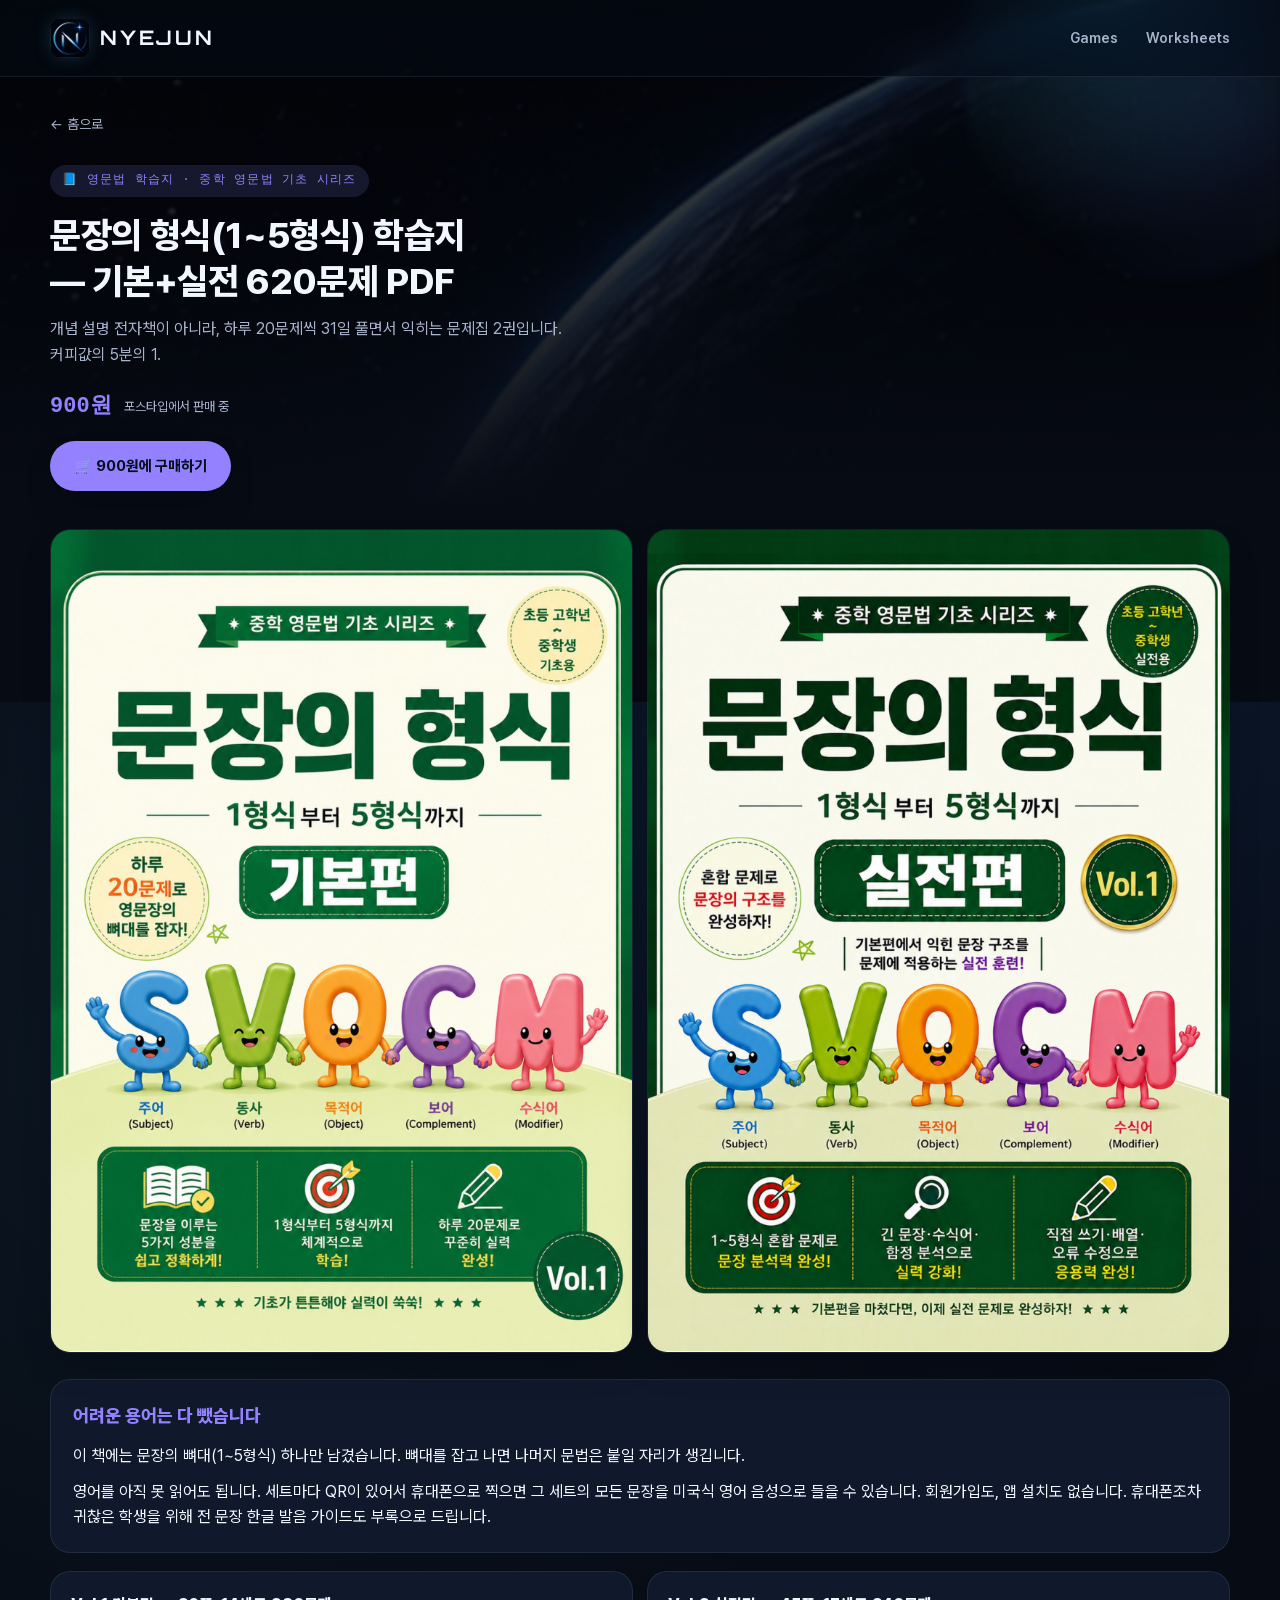
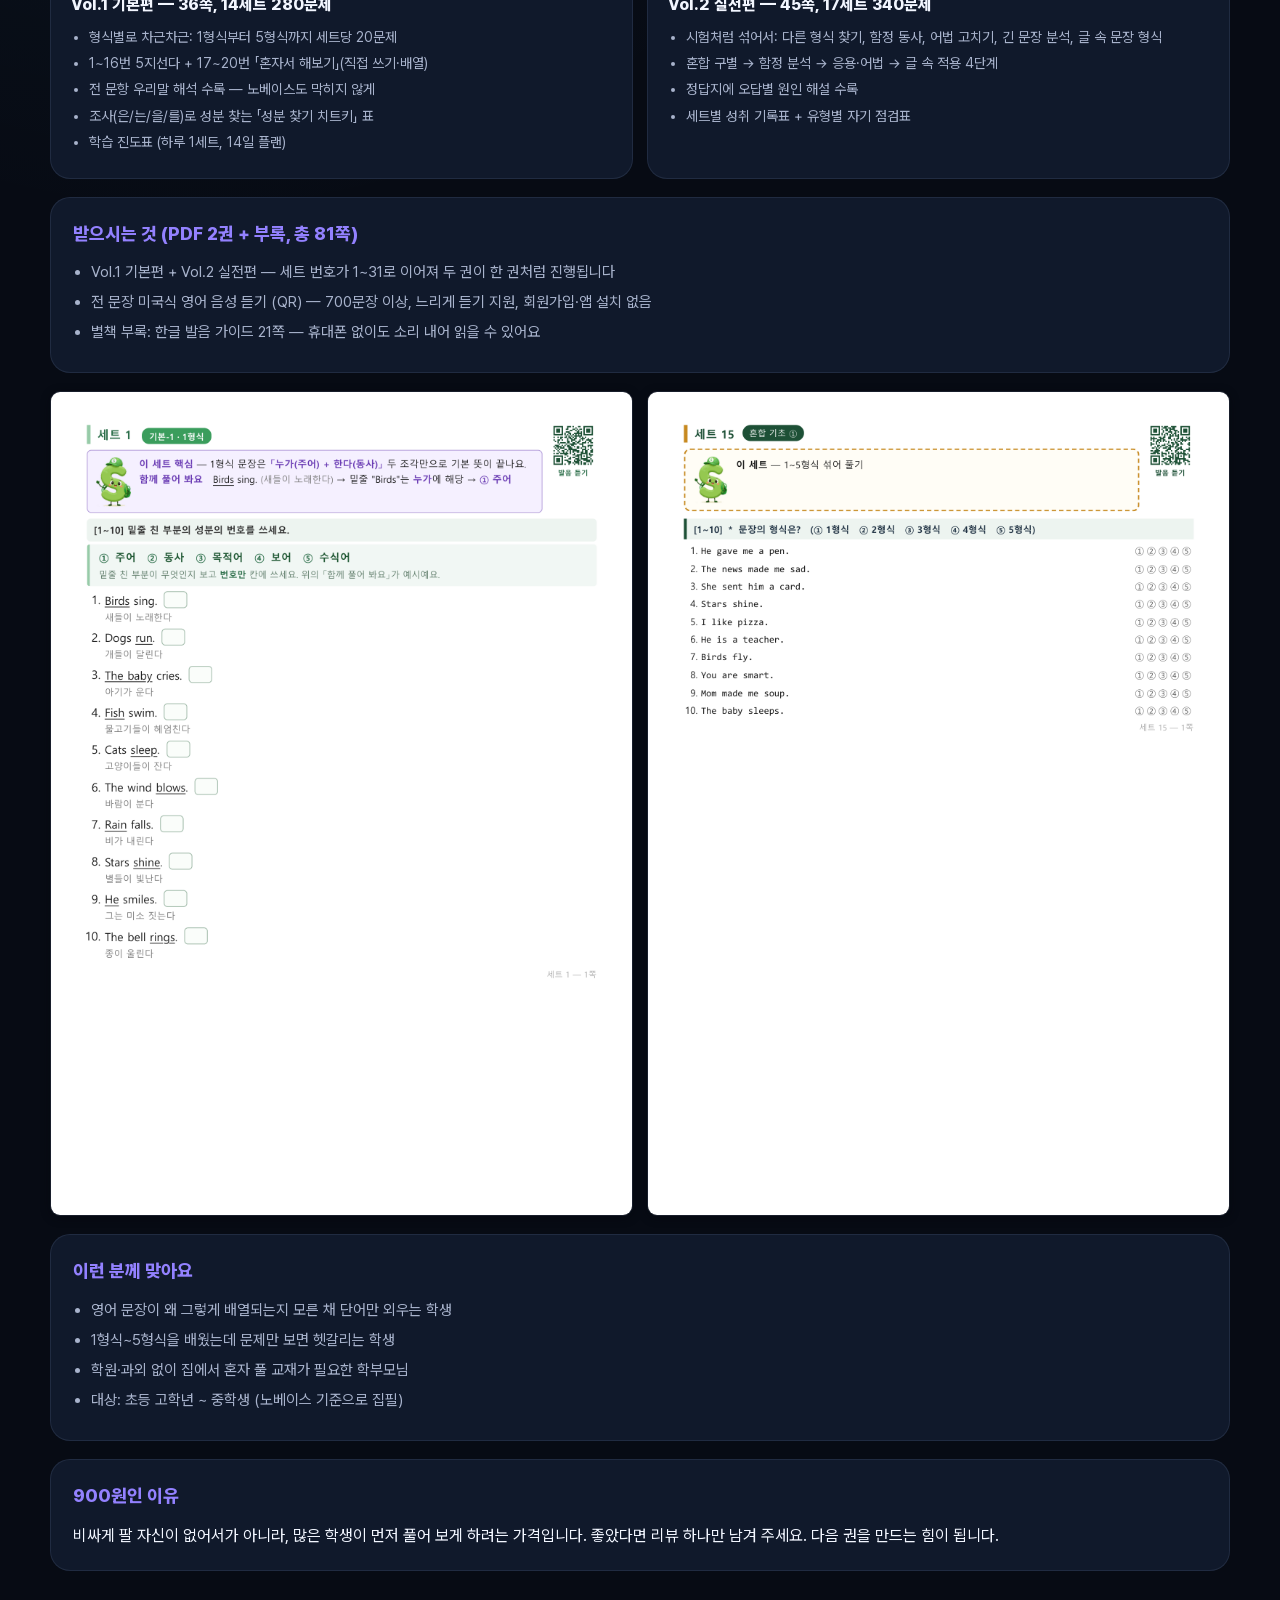
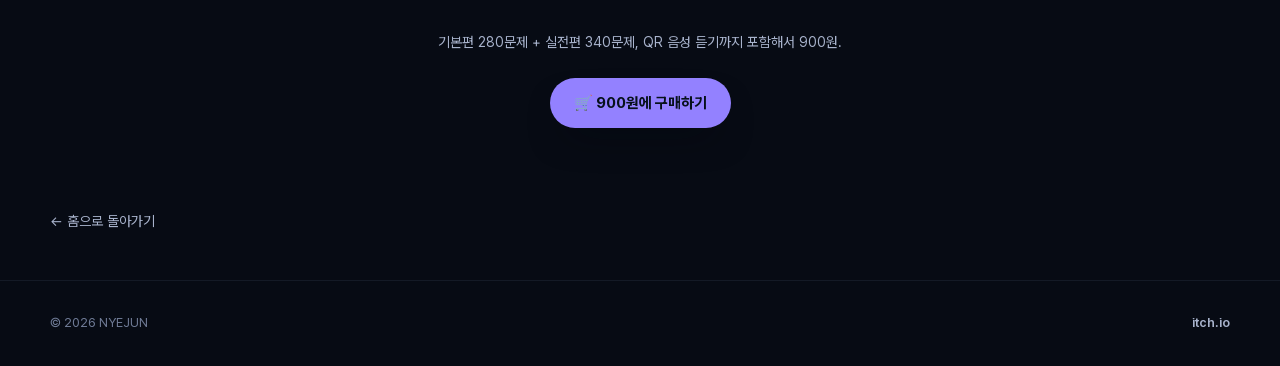
<file: worksheets/sentence-forms/index.html>
<!DOCTYPE html>
<html lang="ko" data-theme="space">
<head>
<meta charset="UTF-8">
<meta name="viewport" content="width=device-width, initial-scale=1">
<title>문장의 형식 Vol.1 — 기본+실전 620문제 학습지 | NYEJUN</title>
<meta name="description" content="1~5형식 영문법 학습지. 기본편 280문제 + 실전편 340문제, 전 문장 QR 듣기 지원. 900원.">
<meta property="og:title" content="문장의 형식 Vol.1 — 기본+실전 620문제 학습지">
<meta property="og:description" content="1~5형식 영문법 학습지. 기본편 280문제 + 실전편 340문제, 전 문장 QR 듣기 지원. 900원.">
<meta property="og:type" content="website">
<!-- 카톡·트위터 등에 링크를 붙였을 때 뜨는 카드. 절대 URL이어야 한다. -->
<meta property="og:url" content="https://nyejun.com/worksheets/sentence-forms/index.html">
<meta property="og:site_name" content="NYEJUN">
<meta property="og:image" content="https://nyejun.com/worksheets/sentence-forms/images/cover-basic.png">
<meta name="twitter:card" content="summary_large_image">
<meta name="twitter:title" content="문장의 형식 Vol.1 — 기본+실전 620문제 학습지">
<meta name="twitter:description" content="1~5형식 영문법 학습지. 기본편 280문제 + 실전편 340문제, 전 문장 QR 듣기 지원. 900원.">
<link rel="icon" type="image/png" href="../../assets/logo.png">
<link rel="apple-touch-icon" href="../../assets/logo.png">
<link rel="stylesheet" href="../../css/pretendard.css">
<link rel="stylesheet" href="../../css/site.css">
<style>
  .sf-main { padding: 18px 0 40px; }

  .sf-back {
    display: inline-flex;
    align-items: center;
    gap: 6px;
    margin: 18px 0 8px;
    color: var(--text-muted);
    text-decoration: none;
    font-size: 14px;
  }
  .sf-back:hover { color: var(--worksheet-accent); }

  .sf-hero {
    padding: 22px 0 8px;
  }

  .sf-eyebrow {
    display: inline-flex;
    align-items: center;
    gap: 8px;
    font-family: var(--font-mono);
    font-size: 12px;
    letter-spacing: 0.1em;
    color: var(--worksheet-accent);
    /* 하늘 배경 위 — 불투명 바탕 위에 틴트를 얹어 대비를 고정 (허브 .hero__eyebrow 와 동일) */
    background: linear-gradient(var(--worksheet-soft), var(--worksheet-soft)), rgba(7, 11, 20, 0.82);
    padding: 6px 12px;
    border-radius: var(--radius-pill);
    margin: 0 0 16px;
  }

  .sf-title {
    margin: 0 0 10px;
    font-size: clamp(24px, 5.4vw, 36px);
    line-height: 1.3;
    font-weight: 800;
    letter-spacing: -0.01em;
  }

  .sf-tagline {
    margin: 0 0 22px;
    color: var(--text-muted);
    font-size: 16px;
    max-width: 52ch;
  }

  .sf-price-row {
    display: flex;
    flex-wrap: wrap;
    align-items: center;
    gap: 12px;
    margin: 0 0 8px;
  }

  .sf-price {
    font-family: var(--font-mono);
    font-size: 22px;
    font-weight: 800;
    color: var(--worksheet-accent);
  }

  .sf-price-note {
    font-size: 13px;
    /* 하늘 배경 위 — 가장 흐린 톤(#6f7b96)은 검정 위에서도 AA 미달이라 한 단계 밝게 */
    color: var(--text-muted);
  }

  .sf-cta {
    display: inline-flex;
    align-items: center;
    gap: 8px;
    padding: 13px 24px;
    background: var(--worksheet-accent);
    color: var(--accent-contrast);
    text-decoration: none;
    font-weight: 700;
    font-size: 15px;
    border-radius: var(--radius-pill);
    box-shadow: var(--shadow-md);
    transition: transform 0.2s cubic-bezier(0.22, 1, 0.36, 1), box-shadow 0.2s ease;
    margin: 8px 0 4px;
  }
  .sf-cta:hover { transform: translateY(-3px); box-shadow: var(--shadow-lg); }
  .sf-cta:active { transform: translateY(-1px) scale(0.97); }

  .sf-covers {
    display: grid;
    grid-template-columns: 1fr 1fr;
    gap: 14px;
    margin: 26px 0;
  }

  .sf-covers img {
    width: 100%;
    height: auto;
    display: block;
    border-radius: var(--radius-card);
    border: 1px solid var(--border);
    box-shadow: var(--shadow-md);
  }

  .sf-panel {
    background: var(--surface);
    border: 1px solid var(--border);
    border-radius: var(--radius-card);
    padding: 22px;
    margin: 18px 0;
  }

  .sf-panel h2 {
    margin: 0 0 12px;
    font-size: 18px;
    font-weight: 800;
    color: var(--worksheet-accent);
  }

  .sf-panel p { margin: 0 0 10px; color: var(--text); }
  .sf-panel p:last-child { margin-bottom: 0; }

  .sf-vols {
    display: grid;
    grid-template-columns: 1fr;
    gap: 14px;
    margin: 18px 0;
  }

  @media (min-width: 640px) {
    .sf-vols { grid-template-columns: 1fr 1fr; }
  }

  .sf-vol {
    background: var(--surface);
    border: 1px solid var(--border);
    border-radius: var(--radius-card);
    padding: 20px;
  }

  .sf-vol h3 {
    margin: 0 0 8px;
    font-size: 16px;
    font-weight: 800;
  }

  .sf-vol ul {
    margin: 8px 0 0;
    padding-left: 18px;
    color: var(--text-muted);
    font-size: 14px;
  }

  .sf-vol li { margin: 4px 0; }

  .sf-list {
    margin: 8px 0 0;
    padding-left: 18px;
    color: var(--text-muted);
    font-size: 15px;
  }
  .sf-list li { margin: 6px 0; }

  .sf-samples {
    display: grid;
    grid-template-columns: 1fr;
    gap: 14px;
    margin: 18px 0;
  }

  @media (min-width: 640px) {
    .sf-samples { grid-template-columns: 1fr 1fr; }
  }

  .sf-samples img {
    width: 100%;
    height: auto;
    display: block;
    border-radius: var(--radius-sm);
    border: 1px solid var(--border);
    box-shadow: var(--shadow-sm);
  }

  .sf-cta-block {
    text-align: center;
    padding: 30px 20px;
    margin: 30px 0 10px;
  }

  .sf-cta-block p {
    margin: 0 0 16px;
    color: var(--text-muted);
    font-size: 14px;
  }
</style>
<!-- Cloudflare Web Analytics — 방문자 수 집계 (쿠키 없음) -->
<script type='module' src='https://static.cloudflareinsights.com/beacon.min.js' data-cf-beacon='{"token": "66d74d758a3b4b68ae33d7a072440b61"}'></script>
</head>
<body>

<div class="nebula" aria-hidden="true"></div>

<header class="site-header">
  <div class="wrapper site-header__inner">
    <a class="brand" href="../../index.html" aria-label="NYEJUN 홈으로">
      <span class="brand__mark"><img src="../../assets/logo.png" alt="" class="brand__mark-img"></span>
      <span class="brand__name">NYEJUN</span>
    </a>
    <nav class="site-nav" aria-label="주요 메뉴">
      <a class="site-nav__link" href="../../index.html#game-heading">Games</a>
      <a class="site-nav__link" href="../../index.html#worksheet-heading">Worksheets</a>
    </nav>
  </div>
</header>

<div class="wrapper sf-main">

  <a class="sf-back" href="../../index.html">← 홈으로</a>

  <section class="sf-hero">
    <span class="sf-eyebrow">📘 영문법 학습지 · 중학 영문법 기초 시리즈</span>
    <h1 class="sf-title">문장의 형식(1~5형식) 학습지<br>— 기본+실전 620문제 PDF</h1>
    <p class="sf-tagline">개념 설명 전자책이 아니라, 하루 20문제씩 31일 풀면서 익히는 문제집 2권입니다. 커피값의 5분의 1.</p>

    <div class="sf-price-row">
      <span class="sf-price">900원</span>
      <span class="sf-price-note">포스타입에서 판매 중</span>
    </div>

    <a class="sf-cta" href="https://www.postype.com/@nyejun/post/22832685" target="_blank" rel="noopener">
      🛒 900원에 구매하기
    </a>
  </section>

  <div class="sf-covers">
    <img src="./images/cover-basic.png" alt="문장의 형식 기본편 표지 — 1형식부터 5형식까지, 하루 20문제로 영문장의 뼈대를 잡자" loading="lazy" width="800" height="1133">
    <img src="./images/cover-advanced.png" alt="문장의 형식 실전편 표지 — 1~5형식 혼합 문제로 문장 분석력 완성" loading="lazy" width="800" height="1133">
  </div>

  <div class="sf-panel">
    <h2>어려운 용어는 다 뺐습니다</h2>
    <p>이 책에는 문장의 뼈대(1~5형식) 하나만 남겼습니다. 뼈대를 잡고 나면 나머지 문법은 붙일 자리가 생깁니다.</p>
    <p>영어를 아직 못 읽어도 됩니다. 세트마다 QR이 있어서 휴대폰으로 찍으면 그 세트의 모든 문장을 미국식 영어 음성으로 들을 수 있습니다. 회원가입도, 앱 설치도 없습니다. 휴대폰조차 귀찮은 학생을 위해 전 문장 한글 발음 가이드도 부록으로 드립니다.</p>
  </div>

  <div class="sf-vols">
    <div class="sf-vol">
      <h3>Vol.1 기본편 — 36쪽, 14세트 280문제</h3>
      <ul>
        <li>형식별로 차근차근: 1형식부터 5형식까지 세트당 20문제</li>
        <li>1~16번 5지선다 + 17~20번 「혼자서 해보기」(직접 쓰기·배열)</li>
        <li>전 문항 우리말 해석 수록 — 노베이스도 막히지 않게</li>
        <li>조사(은/는/을/를)로 성분 찾는 「성분 찾기 치트키」 표</li>
        <li>학습 진도표 (하루 1세트, 14일 플랜)</li>
      </ul>
    </div>
    <div class="sf-vol">
      <h3>Vol.2 실전편 — 45쪽, 17세트 340문제</h3>
      <ul>
        <li>시험처럼 섞어서: 다른 형식 찾기, 함정 동사, 어법 고치기, 긴 문장 분석, 글 속 문장 형식</li>
        <li>혼합 구별 → 함정 분석 → 응용·어법 → 글 속 적용 4단계</li>
        <li>정답지에 오답별 원인 해설 수록</li>
        <li>세트별 성취 기록표 + 유형별 자기 점검표</li>
      </ul>
    </div>
  </div>

  <div class="sf-panel">
    <h2>받으시는 것 (PDF 2권 + 부록, 총 81쪽)</h2>
    <ul class="sf-list">
      <li>Vol.1 기본편 + Vol.2 실전편 — 세트 번호가 1~31로 이어져 두 권이 한 권처럼 진행됩니다</li>
      <li>전 문장 미국식 영어 음성 듣기 (QR) — 700문장 이상, 느리게 듣기 지원, 회원가입·앱 설치 없음</li>
      <li>별책 부록: 한글 발음 가이드 21쪽 — 휴대폰 없이도 소리 내어 읽을 수 있어요</li>
    </ul>
  </div>

  <div class="sf-samples">
    <img src="./images/sample-01.png" alt="기본편 세트 1 문제 페이지 샘플" loading="lazy" width="800" height="1133">
    <img src="./images/sample-02.png" alt="실전편 세트 15 문제 페이지 샘플" loading="lazy" width="800" height="1133">
  </div>

  <div class="sf-panel">
    <h2>이런 분께 맞아요</h2>
    <ul class="sf-list">
      <li>영어 문장이 왜 그렇게 배열되는지 모른 채 단어만 외우는 학생</li>
      <li>1형식~5형식을 배웠는데 문제만 보면 헷갈리는 학생</li>
      <li>학원·과외 없이 집에서 혼자 풀 교재가 필요한 학부모님</li>
      <li>대상: 초등 고학년 ~ 중학생 (노베이스 기준으로 집필)</li>
    </ul>
  </div>

  <div class="sf-panel">
    <h2>900원인 이유</h2>
    <p>비싸게 팔 자신이 없어서가 아니라, 많은 학생이 먼저 풀어 보게 하려는 가격입니다. 좋았다면 리뷰 하나만 남겨 주세요. 다음 권을 만드는 힘이 됩니다.</p>
  </div>

  <div class="sf-cta-block">
    <p>기본편 280문제 + 실전편 340문제, QR 음성 듣기까지 포함해서 900원.</p>
    <a class="sf-cta" href="https://www.postype.com/@nyejun/post/22832685" target="_blank" rel="noopener">
      🛒 900원에 구매하기
    </a>
  </div>

  <p style="margin: 30px 0 0;"><a class="sf-back" href="../../index.html">← 홈으로 돌아가기</a></p>

</div>

<footer class="site-footer">
  <div class="wrapper site-footer__inner">
    <p class="site-footer__copy">© 2026 NYEJUN</p>
    <div class="site-footer__links">
      <a href="https://nye-jun.itch.io" target="_blank" rel="noopener">itch.io</a>
    </div>
  </div>
</footer>

</body>
</html>
</file>
<file: css/pretendard.css>
/* -------------------------------------------------------------------------
   Pretendard Variable — 공식 dynamic subset (SIL OFL)
   출처: github.com/orioncactus/pretendard v1.3.9

   92개 조각으로 나뉘어 있고, 브라우저는 화면에 실제로 나온 글자가 속한
   조각만 내려받는다. (예전엔 2.06MB 통짜 하나를 무조건 받았다.)

   ⚠️ 이 파일은 손으로 고치지 말 것 — 생성물이다.
      폰트 버전을 올리려면 공식 dynamic-subset CSS를 다시 받아
      url 만 ../assets/fonts/pretendard/ 로 바꿔 넣으면 된다.
   ------------------------------------------------------------------------- */
@font-face{font-family:'Pretendard Variable';font-style:normal;font-display:swap;font-weight:45 920;src:url('../assets/fonts/pretendard/PretendardVariable.subset.0.woff2') format('woff2-variations');unicode-range:U+f9ca-fa0b,U+ff03-ff05,U+ff07,U+ff0a-ff0b,U+ff0d-ff19,U+ff1b,U+ff1d,U+ff20-ff5b,U+ff5d,U+ffe0-ffe3,U+ffe5-ffe6}
@font-face{font-family:'Pretendard Variable';font-style:normal;font-display:swap;font-weight:45 920;src:url('../assets/fonts/pretendard/PretendardVariable.subset.1.woff2') format('woff2-variations');unicode-range:U+d723-d728,U+d72a-d733,U+d735-d748,U+d74a-d74f,U+d752-d753,U+d755-d757,U+d75a-d75f,U+d762-d764,U+d766-d768,U+d76a-d76b,U+d76d-d76f,U+d771-d787,U+d789-d78b,U+d78d-d78f,U+d791-d797,U+d79a,U+d79c,U+d79e-d7a3,U+f900-f909,U+f90b-f92e}
@font-face{font-family:'Pretendard Variable';font-style:normal;font-display:swap;font-weight:45 920;src:url('../assets/fonts/pretendard/PretendardVariable.subset.2.woff2') format('woff2-variations');unicode-range:U+d679-d68b,U+d68e-d69e,U+d6a0,U+d6a2-d6a7,U+d6a9-d6c3,U+d6c6-d6c7,U+d6c9-d6cb,U+d6cd-d6d3,U+d6d5-d6d6,U+d6d8-d6e3,U+d6e5-d6e7,U+d6e9-d6fb,U+d6fd-d717,U+d719-d71f,U+d721-d722}
@font-face{font-family:'Pretendard Variable';font-style:normal;font-display:swap;font-weight:45 920;src:url('../assets/fonts/pretendard/PretendardVariable.subset.3.woff2') format('woff2-variations');unicode-range:U+d5bc-d5c7,U+d5ca-d5cb,U+d5cd-d5cf,U+d5d1-d5d7,U+d5d9-d5da,U+d5dc,U+d5de-d5e3,U+d5e6-d5e7,U+d5e9-d5eb,U+d5ed-d5f6,U+d5f8,U+d5fa-d5ff,U+d602-d603,U+d605-d607,U+d609-d60f,U+d612-d613,U+d616-d61b,U+d61d-d637,U+d63a-d63b,U+d63d-d63f,U+d641-d647,U+d64a-d64c,U+d64e-d653,U+d656-d657,U+d659-d65b,U+d65d-d666,U+d668,U+d66a-d678}
@font-face{font-family:'Pretendard Variable';font-style:normal;font-display:swap;font-weight:45 920;src:url('../assets/fonts/pretendard/PretendardVariable.subset.4.woff2') format('woff2-variations');unicode-range:U+d507,U+d509-d50b,U+d50d-d513,U+d515-d53b,U+d53e-d53f,U+d541-d543,U+d545-d54c,U+d54e,U+d550,U+d552-d557,U+d55a-d55b,U+d55d-d55f,U+d561-d564,U+d566-d567,U+d56a,U+d56c,U+d56e-d573,U+d576-d577,U+d579-d583,U+d585-d586,U+d58a-d5a4,U+d5a6-d5bb}
@font-face{font-family:'Pretendard Variable';font-style:normal;font-display:swap;font-weight:45 920;src:url('../assets/fonts/pretendard/PretendardVariable.subset.5.woff2') format('woff2-variations');unicode-range:U+d464-d477,U+d47a-d47b,U+d47d-d47f,U+d481-d487,U+d489-d48a,U+d48c,U+d48e-d4e7,U+d4e9-d503,U+d505-d506}
@font-face{font-family:'Pretendard Variable';font-style:normal;font-display:swap;font-weight:45 920;src:url('../assets/fonts/pretendard/PretendardVariable.subset.6.woff2') format('woff2-variations');unicode-range:U+d3bf-d3c7,U+d3ca-d3cf,U+d3d1-d3eb,U+d3ee-d3ef,U+d3f1-d3f3,U+d3f5-d3fb,U+d3fd-d400,U+d402-d45b,U+d45d-d463}
@font-face{font-family:'Pretendard Variable';font-style:normal;font-display:swap;font-weight:45 920;src:url('../assets/fonts/pretendard/PretendardVariable.subset.7.woff2') format('woff2-variations');unicode-range:U+d2ff,U+d302-d304,U+d306-d30b,U+d30f,U+d311-d313,U+d315-d31b,U+d31e,U+d322-d324,U+d326-d327,U+d32a-d32b,U+d32d-d32f,U+d331-d337,U+d339-d33c,U+d33e-d37b,U+d37e-d37f,U+d381-d383,U+d385-d38b,U+d38e-d390,U+d392-d397,U+d39a-d39b,U+d39d-d39f,U+d3a1-d3a7,U+d3a9-d3aa,U+d3ac,U+d3ae-d3b3,U+d3b5-d3b7,U+d3b9-d3bb,U+d3bd-d3be}
@font-face{font-family:'Pretendard Variable';font-style:normal;font-display:swap;font-weight:45 920;src:url('../assets/fonts/pretendard/PretendardVariable.subset.8.woff2') format('woff2-variations');unicode-range:U+d257-d27f,U+d281-d29b,U+d29d-d29f,U+d2a1-d2ab,U+d2ad-d2b7,U+d2ba-d2bb,U+d2bd-d2bf,U+d2c1-d2c7,U+d2c9-d2ef,U+d2f2-d2f3,U+d2f5-d2f7,U+d2f9-d2fe}
@font-face{font-family:'Pretendard Variable';font-style:normal;font-display:swap;font-weight:45 920;src:url('../assets/fonts/pretendard/PretendardVariable.subset.9.woff2') format('woff2-variations');unicode-range:U+d1b4,U+d1b6-d1f3,U+d1f5-d22b,U+d22e-d22f,U+d231-d233,U+d235-d23b,U+d23d-d240,U+d242-d256}
@font-face{font-family:'Pretendard Variable';font-style:normal;font-display:swap;font-weight:45 920;src:url('../assets/fonts/pretendard/PretendardVariable.subset.10.woff2') format('woff2-variations');unicode-range:U+d105-d12f,U+d132-d133,U+d135-d137,U+d139-d13f,U+d141-d142,U+d144,U+d146-d14b,U+d14e-d14f,U+d151-d153,U+d155-d15b,U+d15e-d187,U+d189-d19f,U+d1a2-d1a3,U+d1a5-d1a7,U+d1a9-d1af,U+d1b2-d1b3}
@font-face{font-family:'Pretendard Variable';font-style:normal;font-display:swap;font-weight:45 920;src:url('../assets/fonts/pretendard/PretendardVariable.subset.11.woff2') format('woff2-variations');unicode-range:U+d04b-d04f,U+d051-d057,U+d059-d06b,U+d06d-d06f,U+d071-d073,U+d075-d07b,U+d07e-d0a3,U+d0a6-d0a7,U+d0a9-d0ab,U+d0ad-d0b3,U+d0b6,U+d0b8,U+d0ba-d0bf,U+d0c2-d0c3,U+d0c5-d0c7,U+d0c9-d0cf,U+d0d2,U+d0d6-d0db,U+d0de-d0df,U+d0e1-d0e3,U+d0e5-d0eb,U+d0ee-d0f0,U+d0f2-d104}
@font-face{font-family:'Pretendard Variable';font-style:normal;font-display:swap;font-weight:45 920;src:url('../assets/fonts/pretendard/PretendardVariable.subset.12.woff2') format('woff2-variations');unicode-range:U+cfa2-cfc3,U+cfc5-cfdf,U+cfe2-cfe3,U+cfe5-cfe7,U+cfe9-cff4,U+cff6-cffb,U+cffd-cfff,U+d001-d003,U+d005-d017,U+d019-d033,U+d036-d037,U+d039-d03b,U+d03d-d04a}
@font-face{font-family:'Pretendard Variable';font-style:normal;font-display:swap;font-weight:45 920;src:url('../assets/fonts/pretendard/PretendardVariable.subset.13.woff2') format('woff2-variations');unicode-range:U+cef0-cef3,U+cef6,U+cef9-ceff,U+cf01-cf03,U+cf05-cf07,U+cf09-cf0f,U+cf11-cf12,U+cf14-cf1b,U+cf1d-cf1f,U+cf21-cf2f,U+cf31-cf53,U+cf56-cf57,U+cf59-cf5b,U+cf5d-cf63,U+cf66,U+cf68,U+cf6a-cf6f,U+cf71-cf84,U+cf86-cf8b,U+cf8d-cfa1}
@font-face{font-family:'Pretendard Variable';font-style:normal;font-display:swap;font-weight:45 920;src:url('../assets/fonts/pretendard/PretendardVariable.subset.14.woff2') format('woff2-variations');unicode-range:U+ce3c-ce57,U+ce5a-ce5b,U+ce5d-ce5f,U+ce61-ce67,U+ce6a,U+ce6c,U+ce6e-ce73,U+ce76-ce77,U+ce79-ce7b,U+ce7d-ce83,U+ce85-ce88,U+ce8a-ce8f,U+ce91-ce93,U+ce95-ce97,U+ce99-ce9f,U+cea2,U+cea4-ceab,U+cead-cee3,U+cee6-cee7,U+cee9-ceeb,U+ceed-ceef}
@font-face{font-family:'Pretendard Variable';font-style:normal;font-display:swap;font-weight:45 920;src:url('../assets/fonts/pretendard/PretendardVariable.subset.15.woff2') format('woff2-variations');unicode-range:U+cd92-cd93,U+cd96-cd97,U+cd99-cd9b,U+cd9d-cda3,U+cda6-cda8,U+cdaa-cdaf,U+cdb1-cdc3,U+cdc5-cdcb,U+cdcd-cde7,U+cde9-ce03,U+ce05-ce1f,U+ce22-ce34,U+ce36-ce3b}
@font-face{font-family:'Pretendard Variable';font-style:normal;font-display:swap;font-weight:45 920;src:url('../assets/fonts/pretendard/PretendardVariable.subset.16.woff2') format('woff2-variations');unicode-range:U+ccef-cd07,U+cd0a-cd0b,U+cd0d-cd1a,U+cd1c,U+cd1e-cd2b,U+cd2d-cd5b,U+cd5d-cd77,U+cd79-cd91}
@font-face{font-family:'Pretendard Variable';font-style:normal;font-display:swap;font-weight:45 920;src:url('../assets/fonts/pretendard/PretendardVariable.subset.17.woff2') format('woff2-variations');unicode-range:U+cc3f-cc43,U+cc46-cc47,U+cc49-cc4b,U+cc4d-cc53,U+cc55-cc58,U+cc5a-cc5f,U+cc61-cc97,U+cc9a-cc9b,U+cc9d-cc9f,U+cca1-cca7,U+ccaa,U+ccac,U+ccae-ccb3,U+ccb6-ccb7,U+ccb9-ccbb,U+ccbd-cccf,U+ccd1-cce3,U+cce5-ccee}
@font-face{font-family:'Pretendard Variable';font-style:normal;font-display:swap;font-weight:45 920;src:url('../assets/fonts/pretendard/PretendardVariable.subset.18.woff2') format('woff2-variations');unicode-range:U+cb91-cbd3,U+cbd5-cbe3,U+cbe5-cc0b,U+cc0e-cc0f,U+cc11-cc13,U+cc15-cc1b,U+cc1d-cc20,U+cc23-cc27,U+cc2a-cc2b,U+cc2d,U+cc2f,U+cc31-cc37,U+cc3a,U+cc3c}
@font-face{font-family:'Pretendard Variable';font-style:normal;font-display:swap;font-weight:45 920;src:url('../assets/fonts/pretendard/PretendardVariable.subset.19.woff2') format('woff2-variations');unicode-range:U+caf4-cb47,U+cb4a-cb90}
@font-face{font-family:'Pretendard Variable';font-style:normal;font-display:swap;font-weight:45 920;src:url('../assets/fonts/pretendard/PretendardVariable.subset.20.woff2') format('woff2-variations');unicode-range:U+ca4a-ca4b,U+ca4e-ca4f,U+ca51-ca53,U+ca55-ca5b,U+ca5d-ca60,U+ca62-ca83,U+ca85-cabb,U+cabe-cabf,U+cac1-cac3,U+cac5-cacb,U+cacd-cad0,U+cad2,U+cad4-cad8,U+cada-caf3}
@font-face{font-family:'Pretendard Variable';font-style:normal;font-display:swap;font-weight:45 920;src:url('../assets/fonts/pretendard/PretendardVariable.subset.21.woff2') format('woff2-variations');unicode-range:U+c996-c997,U+c99a-c99c,U+c99e-c9bf,U+c9c2-c9c3,U+c9c5-c9c7,U+c9c9-c9cf,U+c9d2,U+c9d4,U+c9d7-c9d8,U+c9db,U+c9de-c9df,U+c9e1-c9e3,U+c9e5-c9e6,U+c9e8-c9eb,U+c9ee-c9f0,U+c9f2-c9f7,U+c9f9-ca0b,U+ca0d-ca28,U+ca2a-ca49}
@font-face{font-family:'Pretendard Variable';font-style:normal;font-display:swap;font-weight:45 920;src:url('../assets/fonts/pretendard/PretendardVariable.subset.22.woff2') format('woff2-variations');unicode-range:U+c8e9-c8f4,U+c8f6-c8fb,U+c8fe-c8ff,U+c901-c903,U+c905-c90b,U+c90e-c910,U+c912-c917,U+c919-c92b,U+c92d-c94f,U+c951-c953,U+c955-c96b,U+c96d-c973,U+c975-c987,U+c98a-c98b,U+c98d-c98f,U+c991-c995}
@font-face{font-family:'Pretendard Variable';font-style:normal;font-display:swap;font-weight:45 920;src:url('../assets/fonts/pretendard/PretendardVariable.subset.23.woff2') format('woff2-variations');unicode-range:U+c841-c84b,U+c84d-c86f,U+c872-c873,U+c875-c877,U+c879-c87f,U+c882-c884,U+c887-c88a,U+c88d-c8c3,U+c8c5-c8df,U+c8e1-c8e8}
@font-face{font-family:'Pretendard Variable';font-style:normal;font-display:swap;font-weight:45 920;src:url('../assets/fonts/pretendard/PretendardVariable.subset.24.woff2') format('woff2-variations');unicode-range:U+c779-c77b,U+c77e-c782,U+c786,U+c78b,U+c78d,U+c78f,U+c792-c793,U+c795,U+c797,U+c799-c79f,U+c7a2,U+c7a7-c7ab,U+c7ae-c7bb,U+c7bd-c7c0,U+c7c2-c7c7,U+c7c9-c7dc,U+c7de-c7ff,U+c802-c803,U+c805-c807,U+c809,U+c80b-c80f,U+c812,U+c814,U+c817-c81b,U+c81e-c81f,U+c821-c823,U+c825-c82e,U+c830-c837,U+c839-c83b,U+c83d-c840}
@font-face{font-family:'Pretendard Variable';font-style:normal;font-display:swap;font-weight:45 920;src:url('../assets/fonts/pretendard/PretendardVariable.subset.25.woff2') format('woff2-variations');unicode-range:U+c6bb-c6bf,U+c6c2,U+c6c4,U+c6c6-c6cb,U+c6ce-c6cf,U+c6d1-c6d3,U+c6d5-c6db,U+c6dd-c6df,U+c6e1-c6e7,U+c6e9-c6eb,U+c6ed-c6ef,U+c6f1-c6f8,U+c6fa-c703,U+c705-c707,U+c709-c70b,U+c70d-c716,U+c718,U+c71a-c71f,U+c722-c723,U+c725-c727,U+c729-c734,U+c736-c73b,U+c73e-c73f,U+c741-c743,U+c745-c74b,U+c74e-c750,U+c752-c757,U+c759-c773,U+c776-c777}
@font-face{font-family:'Pretendard Variable';font-style:normal;font-display:swap;font-weight:45 920;src:url('../assets/fonts/pretendard/PretendardVariable.subset.26.woff2') format('woff2-variations');unicode-range:U+c5f5-c5fb,U+c5fe,U+c602-c605,U+c607,U+c609-c60f,U+c611-c61a,U+c61c-c623,U+c626-c627,U+c629-c62b,U+c62d,U+c62f-c632,U+c636,U+c638,U+c63a-c63f,U+c642-c643,U+c645-c647,U+c649-c652,U+c656-c65b,U+c65d-c65f,U+c661-c663,U+c665-c677,U+c679-c67b,U+c67d-c693,U+c696-c697,U+c699-c69b,U+c69d-c6a3,U+c6a6,U+c6a8,U+c6aa-c6af,U+c6b2-c6b3,U+c6b5-c6b7,U+c6b9-c6ba}
@font-face{font-family:'Pretendard Variable';font-style:normal;font-display:swap;font-weight:45 920;src:url('../assets/fonts/pretendard/PretendardVariable.subset.27.woff2') format('woff2-variations');unicode-range:U+c517-c527,U+c52a-c52b,U+c52d-c52f,U+c531-c538,U+c53a,U+c53c,U+c53e-c543,U+c546-c547,U+c54b,U+c54d-c552,U+c556,U+c55a-c55b,U+c55d,U+c55f,U+c562-c563,U+c565-c567,U+c569-c56f,U+c572,U+c574,U+c576-c57b,U+c57e-c57f,U+c581-c583,U+c585-c586,U+c588-c58b,U+c58e,U+c590,U+c592-c596,U+c599-c5b3,U+c5b6-c5b7,U+c5ba,U+c5be-c5c3,U+c5ca-c5cb,U+c5cd,U+c5cf,U+c5d2-c5d3,U+c5d5-c5d7,U+c5d9-c5df,U+c5e1-c5e2,U+c5e4,U+c5e6-c5eb,U+c5ef,U+c5f1-c5f3}
@font-face{font-family:'Pretendard Variable';font-style:normal;font-display:swap;font-weight:45 920;src:url('../assets/fonts/pretendard/PretendardVariable.subset.28.woff2') format('woff2-variations');unicode-range:U+c475-c4ef,U+c4f2-c4f3,U+c4f5-c4f7,U+c4f9-c4ff,U+c502-c50b,U+c50d-c516}
@font-face{font-family:'Pretendard Variable';font-style:normal;font-display:swap;font-weight:45 920;src:url('../assets/fonts/pretendard/PretendardVariable.subset.29.woff2') format('woff2-variations');unicode-range:U+c3d0-c3d7,U+c3da-c3db,U+c3dd-c3de,U+c3e1-c3ec,U+c3ee-c3f3,U+c3f5-c42b,U+c42d-c463,U+c466-c474}
@font-face{font-family:'Pretendard Variable';font-style:normal;font-display:swap;font-weight:45 920;src:url('../assets/fonts/pretendard/PretendardVariable.subset.30.woff2') format('woff2-variations');unicode-range:U+c32b-c367,U+c36a-c36b,U+c36d-c36f,U+c371-c377,U+c37a-c37b,U+c37e-c383,U+c385-c387,U+c389-c3cf}
@font-face{font-family:'Pretendard Variable';font-style:normal;font-display:swap;font-weight:45 920;src:url('../assets/fonts/pretendard/PretendardVariable.subset.31.woff2') format('woff2-variations');unicode-range:U+c26a-c26b,U+c26d-c26f,U+c271-c273,U+c275-c27b,U+c27e-c287,U+c289-c28f,U+c291-c297,U+c299-c29a,U+c29c-c2a3,U+c2a5-c2a7,U+c2a9-c2ab,U+c2ad-c2b3,U+c2b6,U+c2b8,U+c2ba-c2bb,U+c2bd-c2db,U+c2de-c2df,U+c2e1-c2e2,U+c2e5-c2ea,U+c2ee,U+c2f0,U+c2f2-c2f5,U+c2f7,U+c2fa-c2fb,U+c2fd-c2ff,U+c301-c307,U+c309-c30c,U+c30e-c312,U+c315-c323,U+c325-c328,U+c32a}
@font-face{font-family:'Pretendard Variable';font-style:normal;font-display:swap;font-weight:45 920;src:url('../assets/fonts/pretendard/PretendardVariable.subset.32.woff2') format('woff2-variations');unicode-range:U+c1bc-c1c3,U+c1c5-c1df,U+c1e1-c1fb,U+c1fd-c203,U+c205-c20c,U+c20e,U+c210-c217,U+c21a-c21b,U+c21d-c21e,U+c221-c227,U+c229-c22a,U+c22c,U+c22e,U+c230,U+c233-c24f,U+c251-c257,U+c259-c269}
@font-face{font-family:'Pretendard Variable';font-style:normal;font-display:swap;font-weight:45 920;src:url('../assets/fonts/pretendard/PretendardVariable.subset.33.woff2') format('woff2-variations');unicode-range:U+c101-c11b,U+c11f,U+c121-c123,U+c125-c12b,U+c12e,U+c132-c137,U+c13a-c13b,U+c13d-c13f,U+c141-c147,U+c14a,U+c14c-c153,U+c155-c157,U+c159-c15b,U+c15d-c166,U+c169-c16f,U+c171-c177,U+c179-c18b,U+c18e-c18f,U+c191-c193,U+c195-c19b,U+c19d-c19e,U+c1a0,U+c1a2-c1a4,U+c1a6-c1bb}
@font-face{font-family:'Pretendard Variable';font-style:normal;font-display:swap;font-weight:45 920;src:url('../assets/fonts/pretendard/PretendardVariable.subset.34.woff2') format('woff2-variations');unicode-range:U+c049-c057,U+c059-c05b,U+c05d-c05f,U+c061-c067,U+c069-c08f,U+c091-c0ab,U+c0ae-c0af,U+c0b1-c0b3,U+c0b5,U+c0b7-c0bb,U+c0be,U+c0c2-c0c7,U+c0ca-c0cb,U+c0cd-c0cf,U+c0d1-c0d7,U+c0d9-c0da,U+c0dc,U+c0de-c0e3,U+c0e5-c0eb,U+c0ed-c0f3,U+c0f6,U+c0f8,U+c0fa-c0ff}
@font-face{font-family:'Pretendard Variable';font-style:normal;font-display:swap;font-weight:45 920;src:url('../assets/fonts/pretendard/PretendardVariable.subset.35.woff2') format('woff2-variations');unicode-range:U+bfa7-bfaf,U+bfb1-bfc4,U+bfc6-bfcb,U+bfce-bfcf,U+bfd1-bfd3,U+bfd5-bfdb,U+bfdd-c048}
@font-face{font-family:'Pretendard Variable';font-style:normal;font-display:swap;font-weight:45 920;src:url('../assets/fonts/pretendard/PretendardVariable.subset.36.woff2') format('woff2-variations');unicode-range:U+bf07,U+bf09-bf3f,U+bf41-bf4f,U+bf52-bf54,U+bf56-bfa6}
@font-face{font-family:'Pretendard Variable';font-style:normal;font-display:swap;font-weight:45 920;src:url('../assets/fonts/pretendard/PretendardVariable.subset.37.woff2') format('woff2-variations');unicode-range:U+be56,U+be58,U+be5c-be5f,U+be62-be63,U+be65-be67,U+be69-be74,U+be76-be7b,U+be7e-be7f,U+be81-be8e,U+be90,U+be92-bea7,U+bea9-becf,U+bed2-bed3,U+bed5-bed6,U+bed9-bee3,U+bee6-bf06}
@font-face{font-family:'Pretendard Variable';font-style:normal;font-display:swap;font-weight:45 920;src:url('../assets/fonts/pretendard/PretendardVariable.subset.38.woff2') format('woff2-variations');unicode-range:U+bdb0-bdd3,U+bdd5-bdef,U+bdf1-be0b,U+be0d-be0f,U+be11-be13,U+be15-be43,U+be46-be47,U+be49-be4b,U+be4d-be53}
@font-face{font-family:'Pretendard Variable';font-style:normal;font-display:swap;font-weight:45 920;src:url('../assets/fonts/pretendard/PretendardVariable.subset.39.woff2') format('woff2-variations');unicode-range:U+bd03,U+bd06,U+bd08,U+bd0a-bd0f,U+bd11-bd22,U+bd25-bd47,U+bd49-bd58,U+bd5a-bd7f,U+bd82-bd83,U+bd85-bd87,U+bd8a-bd8f,U+bd91-bd92,U+bd94,U+bd96-bd98,U+bd9a-bdaf}
@font-face{font-family:'Pretendard Variable';font-style:normal;font-display:swap;font-weight:45 920;src:url('../assets/fonts/pretendard/PretendardVariable.subset.40.woff2') format('woff2-variations');unicode-range:U+bc4e-bc83,U+bc86-bc87,U+bc89-bc8b,U+bc8d-bc93,U+bc96,U+bc98,U+bc9b-bc9f,U+bca2-bca3,U+bca5-bca7,U+bca9-bcb2,U+bcb4-bcbb,U+bcbe-bcbf,U+bcc1-bcc3,U+bcc5-bccc,U+bcce-bcd0,U+bcd2-bcd4,U+bcd6-bcf3,U+bcf7,U+bcf9-bcfb,U+bcfd-bd02}
@font-face{font-family:'Pretendard Variable';font-style:normal;font-display:swap;font-weight:45 920;src:url('../assets/fonts/pretendard/PretendardVariable.subset.41.woff2') format('woff2-variations');unicode-range:U+bb90-bba3,U+bba5-bbab,U+bbad-bbbf,U+bbc1-bbf7,U+bbfa-bbfb,U+bbfd-bbfe,U+bc01-bc07,U+bc09-bc0a,U+bc0e,U+bc10,U+bc12-bc13,U+bc17,U+bc19-bc1a,U+bc1e,U+bc20-bc23,U+bc26,U+bc28,U+bc2a-bc2c,U+bc2e-bc2f,U+bc32-bc33,U+bc35-bc37,U+bc39-bc3f,U+bc41-bc42,U+bc44,U+bc46-bc48,U+bc4a-bc4d}
@font-face{font-family:'Pretendard Variable';font-style:normal;font-display:swap;font-weight:45 920;src:url('../assets/fonts/pretendard/PretendardVariable.subset.42.woff2') format('woff2-variations');unicode-range:U+bae6-bafb,U+bafd-bb17,U+bb19-bb33,U+bb37,U+bb39-bb3a,U+bb3d-bb43,U+bb45-bb46,U+bb48,U+bb4a-bb4f,U+bb51-bb53,U+bb55-bb57,U+bb59-bb62,U+bb64-bb8f}
@font-face{font-family:'Pretendard Variable';font-style:normal;font-display:swap;font-weight:45 920;src:url('../assets/fonts/pretendard/PretendardVariable.subset.43.woff2') format('woff2-variations');unicode-range:U+ba30-ba37,U+ba3a-ba3b,U+ba3d-ba3f,U+ba41-ba47,U+ba49-ba4a,U+ba4c,U+ba4e-ba53,U+ba56-ba57,U+ba59-ba5b,U+ba5d-ba63,U+ba65-ba66,U+ba68-ba6f,U+ba71-ba73,U+ba75-ba77,U+ba79-ba84,U+ba86,U+ba88-baa7,U+baaa,U+baad-baaf,U+bab1-bab7,U+baba,U+babc,U+babe-bae5}
@font-face{font-family:'Pretendard Variable';font-style:normal;font-display:swap;font-weight:45 920;src:url('../assets/fonts/pretendard/PretendardVariable.subset.44.woff2') format('woff2-variations');unicode-range:U+b96e-b973,U+b976-b977,U+b979-b97b,U+b97d-b983,U+b986,U+b988,U+b98a-b98d,U+b98f-b9ab,U+b9ae-b9af,U+b9b1-b9b3,U+b9b5-b9bb,U+b9be,U+b9c0,U+b9c2-b9c7,U+b9ca-b9cb,U+b9cd,U+b9d2-b9d7,U+b9da,U+b9dc,U+b9df-b9e0,U+b9e2,U+b9e6-b9e7,U+b9e9-b9f3,U+b9f6,U+b9f8,U+b9fb-ba2f}
@font-face{font-family:'Pretendard Variable';font-style:normal;font-display:swap;font-weight:45 920;src:url('../assets/fonts/pretendard/PretendardVariable.subset.45.woff2') format('woff2-variations');unicode-range:U+b8bf-b8cb,U+b8cd-b8e0,U+b8e2-b8e7,U+b8ea-b8eb,U+b8ed-b8ef,U+b8f1-b8f7,U+b8fa,U+b8fc,U+b8fe-b903,U+b905-b917,U+b919-b91f,U+b921-b93b,U+b93d-b957,U+b95a-b95b,U+b95d-b95f,U+b961-b967,U+b969-b96c}
@font-face{font-family:'Pretendard Variable';font-style:normal;font-display:swap;font-weight:45 920;src:url('../assets/fonts/pretendard/PretendardVariable.subset.46.woff2') format('woff2-variations');unicode-range:U+b80d-b80f,U+b811-b817,U+b81a,U+b81c-b823,U+b826-b827,U+b829-b82b,U+b82d-b833,U+b836,U+b83a-b83f,U+b841-b85b,U+b85e-b85f,U+b861-b863,U+b865-b86b,U+b86e,U+b870,U+b872-b8af,U+b8b1-b8be}
@font-face{font-family:'Pretendard Variable';font-style:normal;font-display:swap;font-weight:45 920;src:url('../assets/fonts/pretendard/PretendardVariable.subset.47.woff2') format('woff2-variations');unicode-range:U+b74d-b75f,U+b761-b763,U+b765-b774,U+b776-b77b,U+b77e-b77f,U+b781-b783,U+b785-b78b,U+b78e,U+b792-b796,U+b79a-b79b,U+b79d-b7a7,U+b7aa,U+b7ae-b7b3,U+b7b6-b7c8,U+b7ca-b7eb,U+b7ee-b7ef,U+b7f1-b7f3,U+b7f5-b7fb,U+b7fe,U+b802-b806,U+b80a-b80b}
@font-face{font-family:'Pretendard Variable';font-style:normal;font-display:swap;font-weight:45 920;src:url('../assets/fonts/pretendard/PretendardVariable.subset.48.woff2') format('woff2-variations');unicode-range:U+b6a7-b6aa,U+b6ac-b6b0,U+b6b2-b6ef,U+b6f1-b727,U+b72a-b72b,U+b72d-b72e,U+b731-b737,U+b739-b73a,U+b73c-b743,U+b745-b74c}
@font-face{font-family:'Pretendard Variable';font-style:normal;font-display:swap;font-weight:45 920;src:url('../assets/fonts/pretendard/PretendardVariable.subset.49.woff2') format('woff2-variations');unicode-range:U+b605-b60f,U+b612-b617,U+b619-b624,U+b626-b69b,U+b69e-b6a3,U+b6a5-b6a6}
@font-face{font-family:'Pretendard Variable';font-style:normal;font-display:swap;font-weight:45 920;src:url('../assets/fonts/pretendard/PretendardVariable.subset.50.woff2') format('woff2-variations');unicode-range:U+b55f,U+b562-b583,U+b585-b59f,U+b5a2-b5a3,U+b5a5-b5a7,U+b5a9-b5b2,U+b5b5-b5ba,U+b5bd-b604}
@font-face{font-family:'Pretendard Variable';font-style:normal;font-display:swap;font-weight:45 920;src:url('../assets/fonts/pretendard/PretendardVariable.subset.51.woff2') format('woff2-variations');unicode-range:U+b4a5-b4b6,U+b4b8-b4bf,U+b4c1-b4c7,U+b4c9-b4db,U+b4de-b4df,U+b4e1-b4e2,U+b4e5-b4eb,U+b4ee,U+b4f0,U+b4f2-b513,U+b516-b517,U+b519-b51a,U+b51d-b523,U+b526,U+b528,U+b52b-b52f,U+b532-b533,U+b535-b537,U+b539-b53f,U+b541-b544,U+b546-b54b,U+b54d-b54f,U+b551-b55b,U+b55d-b55e}
@font-face{font-family:'Pretendard Variable';font-style:normal;font-display:swap;font-weight:45 920;src:url('../assets/fonts/pretendard/PretendardVariable.subset.52.woff2') format('woff2-variations');unicode-range:U+b3f8-b3fb,U+b3fd-b40f,U+b411-b417,U+b419-b41b,U+b41d-b41f,U+b421-b427,U+b42a-b42b,U+b42d-b44f,U+b452-b453,U+b455-b457,U+b459-b45f,U+b462-b464,U+b466-b46b,U+b46d-b47f,U+b481-b4a3}
@font-face{font-family:'Pretendard Variable';font-style:normal;font-display:swap;font-weight:45 920;src:url('../assets/fonts/pretendard/PretendardVariable.subset.53.woff2') format('woff2-variations');unicode-range:U+b342-b353,U+b356-b357,U+b359-b35b,U+b35d-b35e,U+b360-b363,U+b366,U+b368,U+b36a-b36d,U+b36f,U+b372-b373,U+b375-b377,U+b379-b37f,U+b381-b382,U+b384,U+b386-b38b,U+b38d-b3c3,U+b3c6-b3c7,U+b3c9-b3ca,U+b3cd-b3d3,U+b3d6,U+b3d8,U+b3da-b3f7}
@font-face{font-family:'Pretendard Variable';font-style:normal;font-display:swap;font-weight:45 920;src:url('../assets/fonts/pretendard/PretendardVariable.subset.54.woff2') format('woff2-variations');unicode-range:U+b27c-b283,U+b285-b28f,U+b292-b293,U+b295-b297,U+b29a-b29f,U+b2a1-b2a4,U+b2a7-b2a9,U+b2ab,U+b2ad-b2c7,U+b2ca-b2cb,U+b2cd-b2cf,U+b2d1-b2d7,U+b2da,U+b2dc,U+b2de-b2e3,U+b2e7,U+b2e9-b2ea,U+b2ef-b2f3,U+b2f6,U+b2f8,U+b2fa-b2fb,U+b2fd-b2fe,U+b302-b303,U+b305-b307,U+b309-b30f,U+b312,U+b316-b31b,U+b31d-b341}
@font-face{font-family:'Pretendard Variable';font-style:normal;font-display:swap;font-weight:45 920;src:url('../assets/fonts/pretendard/PretendardVariable.subset.55.woff2') format('woff2-variations');unicode-range:U+b1d6-b1e7,U+b1e9-b1fc,U+b1fe-b203,U+b206-b207,U+b209-b20b,U+b20d-b213,U+b216-b21f,U+b221-b257,U+b259-b273,U+b275-b27b}
@font-face{font-family:'Pretendard Variable';font-style:normal;font-display:swap;font-weight:45 920;src:url('../assets/fonts/pretendard/PretendardVariable.subset.56.woff2') format('woff2-variations');unicode-range:U+b120-b122,U+b126-b127,U+b129-b12b,U+b12d-b133,U+b136,U+b138,U+b13a-b13f,U+b142-b143,U+b145-b14f,U+b151-b153,U+b156-b157,U+b159-b177,U+b17a-b17b,U+b17d-b17f,U+b181-b187,U+b189-b18c,U+b18e-b191,U+b195-b1a7,U+b1a9-b1cb,U+b1cd-b1d5}
@font-face{font-family:'Pretendard Variable';font-style:normal;font-display:swap;font-weight:45 920;src:url('../assets/fonts/pretendard/PretendardVariable.subset.57.woff2') format('woff2-variations');unicode-range:U+b05f-b07b,U+b07e-b07f,U+b081-b083,U+b085-b08b,U+b08d-b097,U+b09b,U+b09d-b09f,U+b0a2-b0a7,U+b0aa,U+b0b0,U+b0b2,U+b0b6-b0b7,U+b0b9-b0bb,U+b0bd-b0c3,U+b0c6-b0c7,U+b0ca-b0cf,U+b0d1-b0df,U+b0e1-b0e4,U+b0e6-b107,U+b10a-b10b,U+b10d-b10f,U+b111-b112,U+b114-b117,U+b119-b11a,U+b11c-b11f}
@font-face{font-family:'Pretendard Variable';font-style:normal;font-display:swap;font-weight:45 920;src:url('../assets/fonts/pretendard/PretendardVariable.subset.58.woff2') format('woff2-variations');unicode-range:U+afac-afb7,U+afba-afbb,U+afbd-afbf,U+afc1-afc6,U+afca-afcc,U+afce-afd3,U+afd5-afe7,U+afe9-afef,U+aff1-b00b,U+b00d-b00f,U+b011-b013,U+b015-b01b,U+b01d-b027,U+b029-b043,U+b045-b047,U+b049,U+b04b,U+b04d-b052,U+b055-b056,U+b058-b05c,U+b05e}
@font-face{font-family:'Pretendard Variable';font-style:normal;font-display:swap;font-weight:45 920;src:url('../assets/fonts/pretendard/PretendardVariable.subset.59.woff2') format('woff2-variations');unicode-range:U+af03-af07,U+af09-af2b,U+af2e-af33,U+af35-af3b,U+af3e-af40,U+af44-af47,U+af4a-af5c,U+af5e-af63,U+af65-af7f,U+af81-afab}
@font-face{font-family:'Pretendard Variable';font-style:normal;font-display:swap;font-weight:45 920;src:url('../assets/fonts/pretendard/PretendardVariable.subset.60.woff2') format('woff2-variations');unicode-range:U+ae56-ae5b,U+ae5e-ae60,U+ae62-ae64,U+ae66-ae67,U+ae69-ae6b,U+ae6d-ae83,U+ae85-aebb,U+aebf,U+aec1-aec3,U+aec5-aecb,U+aece,U+aed0,U+aed2-aed7,U+aed9-aef3,U+aef5-af02}
@font-face{font-family:'Pretendard Variable';font-style:normal;font-display:swap;font-weight:45 920;src:url('../assets/fonts/pretendard/PretendardVariable.subset.61.woff2') format('woff2-variations');unicode-range:U+ad9c-ada3,U+ada5-adbf,U+adc1-adc3,U+adc5-adc7,U+adc9-add2,U+add4-addb,U+addd-addf,U+ade1-ade3,U+ade5-adf7,U+adfa-adfb,U+adfd-adff,U+ae02-ae07,U+ae0a,U+ae0c,U+ae0e-ae13,U+ae15-ae2f,U+ae31-ae33,U+ae35-ae37,U+ae39-ae3f,U+ae42,U+ae44,U+ae46-ae49,U+ae4b,U+ae4f,U+ae51-ae53,U+ae55}
@font-face{font-family:'Pretendard Variable';font-style:normal;font-display:swap;font-weight:45 920;src:url('../assets/fonts/pretendard/PretendardVariable.subset.62.woff2') format('woff2-variations');unicode-range:U+ace2-ace3,U+ace5-ace6,U+ace9-acef,U+acf2,U+acf4,U+acf7-acfb,U+acfe-acff,U+ad01-ad03,U+ad05-ad0b,U+ad0d-ad10,U+ad12-ad1b,U+ad1d-ad33,U+ad35-ad48,U+ad4a-ad4f,U+ad51-ad6b,U+ad6e-ad6f,U+ad71-ad72,U+ad77-ad7c,U+ad7e,U+ad80,U+ad82-ad87,U+ad89-ad8b,U+ad8d-ad8f,U+ad91-ad9b}
@font-face{font-family:'Pretendard Variable';font-style:normal;font-display:swap;font-weight:45 920;src:url('../assets/fonts/pretendard/PretendardVariable.subset.63.woff2') format('woff2-variations');unicode-range:U+ac25-ac2c,U+ac2e,U+ac30,U+ac32-ac37,U+ac39-ac3f,U+ac41-ac4c,U+ac4e-ac6f,U+ac72-ac73,U+ac75-ac76,U+ac79-ac7f,U+ac82,U+ac84-ac88,U+ac8a-ac8b,U+ac8d-ac8f,U+ac91-ac93,U+ac95-ac9b,U+ac9d-ac9e,U+aca1-aca7,U+acab,U+acad-acaf,U+acb1-acb7,U+acba-acbb,U+acbe-acc0,U+acc2-acc3,U+acc5-acdf}
@font-face{font-family:'Pretendard Variable';font-style:normal;font-display:swap;font-weight:45 920;src:url('../assets/fonts/pretendard/PretendardVariable.subset.64.woff2') format('woff2-variations');unicode-range:U+99df,U+99ed,U+99f1,U+99ff,U+9a01,U+9a08,U+9a0e-9a0f,U+9a19,U+9a2b,U+9a30,U+9a36-9a37,U+9a40,U+9a43,U+9a45,U+9a4d,U+9a55,U+9a57,U+9a5a-9a5b,U+9a5f,U+9a62,U+9a65,U+9a69-9a6a,U+9aa8,U+9ab8,U+9ad3,U+9ae5,U+9aee,U+9b1a,U+9b27,U+9b2a,U+9b31,U+9b3c,U+9b41-9b45,U+9b4f,U+9b54,U+9b5a,U+9b6f,U+9b8e,U+9b91,U+9b9f,U+9bab,U+9bae,U+9bc9,U+9bd6,U+9be4,U+9be8,U+9c0d,U+9c10,U+9c12,U+9c15,U+9c25,U+9c32,U+9c3b,U+9c47,U+9c49,U+9c57,U+9ce5,U+9ce7,U+9ce9,U+9cf3-9cf4,U+9cf6,U+9d09,U+9d1b,U+9d26,U+9d28,U+9d3b,U+9d51,U+9d5d,U+9d60-9d61,U+9d6c,U+9d72,U+9da9,U+9daf,U+9db4,U+9dc4,U+9dd7,U+9df2,U+9df8-9dfa,U+9e1a,U+9e1e,U+9e75,U+9e79,U+9e7d,U+9e7f,U+9e92-9e93,U+9e97,U+9e9d,U+9e9f,U+9ea5,U+9eb4-9eb5,U+9ebb,U+9ebe,U+9ec3,U+9ecd-9ece,U+9ed4,U+9ed8,U+9edb-9edc,U+9ede,U+9ee8,U+9ef4,U+9f07-9f08,U+9f0e,U+9f13,U+9f20,U+9f3b,U+9f4a-9f4b,U+9f4e,U+9f52,U+9f5f,U+9f61,U+9f67,U+9f6a,U+9f6c,U+9f77,U+9f8d,U+9f90,U+9f95,U+9f9c,U+ac02-ac03,U+ac05-ac06,U+ac09-ac0f,U+ac17-ac18,U+ac1b,U+ac1e-ac1f,U+ac21-ac23}
@font-face{font-family:'Pretendard Variable';font-style:normal;font-display:swap;font-weight:45 920;src:url('../assets/fonts/pretendard/PretendardVariable.subset.65.woff2') format('woff2-variations');unicode-range:U+338c-339c,U+339f-33a0,U+33a2-33cb,U+33cf-33d0,U+33d3,U+33d6,U+33d8,U+33db-33dd,U+4e01,U+4e03,U+4e07-4e08,U+4e11,U+4e14-4e15,U+4e18-4e19,U+4e1e,U+4e32,U+4e38-4e39,U+4e42-4e43,U+4e45,U+4e4d-4e4f,U+4e56,U+4e58-4e59,U+4e5d-4e5e,U+4e6b,U+4e6d,U+4e73,U+4e76-4e77,U+4e7e,U+4e82,U+4e86,U+4e88,U+4e8e,U+4e90-4e92,U+4e94-4e95,U+4e98,U+4e9b,U+4e9e,U+4ea1-4ea2,U+4ea4-4ea6,U+4ea8,U+4eab,U+4ead-4eae,U+4eb6,U+4ec0-4ec1,U+4ec4,U+4ec7,U+4ecb,U+4ecd,U+4ed4-4ed5,U+4ed7-4ed9,U+4edd,U+4edf,U+4ee4,U+4ef0,U+4ef2,U+4ef6-4ef7,U+4efb,U+4f01,U+4f09,U+4f0b,U+4f0d-4f11,U+4f2f,U+4f34,U+4f36,U+4f38,U+4f3a,U+4f3c-4f3d}
@font-face{font-family:'Pretendard Variable';font-style:normal;font-display:swap;font-weight:45 920;src:url('../assets/fonts/pretendard/PretendardVariable.subset.66.woff2') format('woff2-variations');unicode-range:U+3136,U+3138,U+313a-3140,U+3143-3144,U+3150,U+3152,U+3154-3156,U+3158-315b,U+315d-315f,U+3162,U+3164-318c,U+318e,U+3200-321b,U+3231,U+3239,U+3251-325a,U+3260-327b,U+327e-327f,U+328a-3290,U+3294,U+329e,U+32a5,U+3380-3384,U+3388-338b}
@font-face{font-family:'Pretendard Variable';font-style:normal;font-display:swap;font-weight:45 920;src:url('../assets/fonts/pretendard/PretendardVariable.subset.67.woff2') format('woff2-variations');unicode-range:U+2f7d,U+2f7f-2f8b,U+2f8e-2f90,U+2f92-2f97,U+2f99-2fa0,U+2fa2-2fa3,U+2fa5-2fa9,U+2fac-2fb1,U+2fb3-2fbc,U+2fc1-2fca,U+2fcd-2fd4,U+3003,U+3012-3019,U+301c,U+301e-3020,U+3036,U+3041,U+3043,U+3045,U+3047,U+3049,U+304e,U+3050,U+3052,U+3056,U+305a,U+305c,U+305e,U+3062,U+3065,U+306c,U+3070-307d,U+3080,U+3085,U+3087,U+308e,U+3090-3091,U+30a1,U+30a5,U+30a9,U+30ae,U+30b1-30b2,U+30b4,U+30b6,U+30bc-30be,U+30c2,U+30c5,U+30cc,U+30d2,U+30d4,U+30d8-30dd,U+30e4,U+30e6,U+30e8,U+30ee,U+30f0-30f2,U+30f4-30f6,U+3133,U+3135}
@font-face{font-family:'Pretendard Variable';font-style:normal;font-display:swap;font-weight:45 920;src:url('../assets/fonts/pretendard/PretendardVariable.subset.68.woff2') format('woff2-variations');unicode-range:U+2541-254b,U+25a4-25a9,U+25b1,U+25b5,U+25b9,U+25bf,U+25c1,U+25c3,U+25c9-25ca,U+25cc,U+25ce,U+25d0-25d1,U+25e6,U+25ef,U+260f,U+261d,U+261f,U+262f,U+2660,U+2664,U+2667-2669,U+266d,U+266f,U+2716,U+271a,U+273d,U+2756,U+2776-277f,U+278a-2793,U+2963,U+2965,U+2ac5-2ac6,U+2acb-2acc,U+2f00,U+2f04,U+2f06,U+2f08,U+2f0a-2f0b,U+2f11-2f12,U+2f14,U+2f17-2f18,U+2f1c-2f1d,U+2f1f-2f20,U+2f23-2f26,U+2f28-2f29,U+2f2b,U+2f2d,U+2f2f-2f32,U+2f38,U+2f3c-2f40,U+2f42-2f4c,U+2f4f-2f52,U+2f54-2f58,U+2f5a-2f66,U+2f69-2f70,U+2f72-2f76,U+2f78,U+2f7a-2f7c}
@font-face{font-family:'Pretendard Variable';font-style:normal;font-display:swap;font-weight:45 920;src:url('../assets/fonts/pretendard/PretendardVariable.subset.69.woff2') format('woff2-variations');unicode-range:U+2479-2487,U+249c-24d1,U+24d3-24d7,U+24d9-24e9,U+24eb-24f4,U+2500-2501,U+2503,U+250c-2513,U+2515-2516,U+2518-2540}
@font-face{font-family:'Pretendard Variable';font-style:normal;font-display:swap;font-weight:45 920;src:url('../assets/fonts/pretendard/PretendardVariable.subset.70.woff2') format('woff2-variations');unicode-range:U+215b-215e,U+2162-2169,U+2170-2179,U+2195-2199,U+21b0-21b4,U+21bc,U+21c0,U+21c4-21c5,U+21cd,U+21cf-21d4,U+21e0-21e3,U+21e6-21e9,U+2200,U+2202-2203,U+2206-2209,U+220b-220c,U+220f,U+2211,U+2213,U+221a,U+221d-2220,U+2222,U+2225-2227,U+2229-222c,U+222e,U+2234-2237,U+223d,U+2243,U+2245,U+2248,U+2250-2253,U+225a,U+2260-2262,U+2264-2267,U+226a-226b,U+226e-2273,U+2276-2277,U+2279-227b,U+2280-2287,U+228a-228b,U+2295-2297,U+22a3-22a5,U+22bb-22bc,U+22ce-22cf,U+22da-22db,U+22ee-22ef,U+2306,U+2312,U+2314,U+2467-2478}
@font-face{font-family:'Pretendard Variable';font-style:normal;font-display:swap;font-weight:45 920;src:url('../assets/fonts/pretendard/PretendardVariable.subset.71.woff2') format('woff2-variations');unicode-range:U+81-82,U+84,U+a2-a5,U+a7-a8,U+aa,U+ac,U+b1-b3,U+b6,U+b8-ba,U+bc-be,U+c0,U+c2,U+c6-cb,U+ce-d0,U+d4,U+d8-d9,U+db-dc,U+de-df,U+e6,U+eb,U+ee-f0,U+f4,U+f7-f9,U+fb,U+fe-ff,U+111,U+126-127,U+132-133,U+138,U+13f-142,U+149-14b,U+152-153,U+166-167,U+2bc,U+2c7,U+2d0,U+2d8-2d9,U+2db-2dd,U+391-394,U+396-3a1,U+3a3-3a9,U+3b2-3b6,U+3b8,U+3bc,U+3be-3c1,U+3c3-3c9,U+2010,U+2015-2016,U+2018-2019,U+201b,U+201f-2021,U+2025,U+2030,U+2033-2036,U+203c,U+203e,U+2042,U+2074,U+207a-207f,U+2081-2084,U+2109,U+2113,U+2116,U+2121,U+2126,U+212b,U+2153-2154}
@font-face{font-family:'Pretendard Variable';font-style:normal;font-display:swap;font-weight:45 920;src:url('../assets/fonts/pretendard/PretendardVariable.subset.72.woff2') format('woff2-variations');unicode-range:U+e8,U+2da,U+2160,U+2194,U+3054,U+3058,U+306d,U+3086,U+308d,U+30ac,U+30bb,U+30c4,U+30cd-30ce,U+30e2,U+3132,U+3146,U+3149,U+339d,U+4e3b,U+4f0a,U+4fdd,U+4fe1,U+5409,U+540c,U+5834,U+592a-592b,U+5b9a,U+5dde,U+5e0c,U+5e73,U+5f0f,U+60f3,U+653f,U+661f,U+662f,U+667a,U+683c,U+6b4c,U+6c11,U+767c,U+76ee,U+76f4,U+77f3,U+79d1,U+7a7a,U+7b2c,U+7d22,U+8207,U+8a00,U+8a71,U+9280,U+9580,U+958b,U+96c6,U+9762,U+98df,U+9ed1,U+ac2d,U+adc8,U+add3,U+af48,U+b014,U+b134-b135,U+b158,U+b2aa,U+b35f,U+b6a4,U+b9cf,U+bb63,U+bd23,U+be91,U+c29b,U+c3f4,U+c42c,U+c55c,U+c573,U+c58f,U+c78c,U+c7dd,U+c8f5,U+cad1,U+cc48,U+cf10,U+cf20,U+d03c,U+d07d,U+d2a0,U+d30e,U+d38d,U+d3a8,U+d3c8,U+d5e5,U+d5f9,U+d6e4,U+f90a,U+ff02,U+ff1c}
@font-face{font-family:'Pretendard Variable';font-style:normal;font-display:swap;font-weight:45 920;src:url('../assets/fonts/pretendard/PretendardVariable.subset.73.woff2') format('woff2-variations');unicode-range:U+3b1,U+2466,U+25a1,U+25a3,U+261c,U+3008-3009,U+305b,U+305d,U+3069,U+30a7,U+30ba,U+30cf,U+30ef,U+3151,U+3157,U+4e4b,U+4e5f,U+4e8c,U+4eca,U+4ed6,U+4f5b,U+50cf,U+5149,U+5165,U+5171,U+5229,U+529b,U+5316,U+539f,U+53f2,U+571f,U+5728,U+58eb,U+591c,U+5b78,U+5c11,U+5c55,U+5ddd,U+5e02,U+5fb7,U+60c5,U+610f,U+611f,U+6625,U+66f8,U+6797,U+679c,U+682a,U+6d2a,U+706b,U+7406,U+767b,U+76f8,U+77e5,U+7acb,U+898b,U+8a69,U+8def,U+8fd1,U+901a,U+90e8,U+91cd,U+975e,U+ae14,U+ae6c,U+aec0,U+afc7,U+afc9,U+b01c,U+b028,U+b308,U+b311,U+b314,U+b31c,U+b524,U+b560,U+b764,U+b920,U+b9e3,U+bd48,U+be7d,U+c0db,U+c231,U+c270,U+c2e3,U+c37d,U+c3ed,U+c530,U+c6a5,U+c6dc,U+c7a4,U+c954,U+c974,U+d000,U+d565,U+d667,U+d6c5,U+d79d,U+ff1e}
@font-face{font-family:'Pretendard Variable';font-style:normal;font-display:swap;font-weight:45 920;src:url('../assets/fonts/pretendard/PretendardVariable.subset.74.woff2') format('woff2-variations');unicode-range:U+131,U+2032,U+2465,U+2642,U+3048,U+3051,U+3083-3084,U+308f,U+30c0,U+30d1,U+30d3,U+30d6,U+30df,U+30e7,U+3153,U+4e16,U+4e8b,U+4ee5,U+5206,U+52a0,U+52d5,U+53e4,U+53ef,U+54c1,U+57ce,U+597d,U+5b8c,U+5ea6,U+5f8c,U+5f97,U+6210,U+6240,U+624b,U+6728,U+6bd4,U+7236,U+7269,U+7279,U+738b,U+7528,U+7530,U+767e,U+798f,U+8005,U+8a18,U+90fd,U+91cc,U+9577,U+9593,U+98a8,U+ac20,U+acf6,U+ad90,U+af5d,U+af80,U+afcd,U+aff0,U+b0a1,U+b0b5,U+b1fd,U+b2fc,U+b380,U+b51b,U+b584,U+b5b3,U+b8fd,U+b93c,U+b9f4,U+bb44,U+bc08,U+bc27,U+bc49,U+be55,U+be64,U+bfb0,U+bfc5,U+c178,U+c21f,U+c314,U+c4f1,U+c58d,U+c664,U+c698,U+c6a7,U+c6c1,U+c9ed,U+cac0,U+cacc,U+cad9,U+ccb5,U+cdcc,U+d0e4,U+d143,U+d320,U+d330,U+d54d,U+ff06,U+ff1f,U+ff5e}
@font-face{font-family:'Pretendard Variable';font-style:normal;font-display:swap;font-weight:45 920;src:url('../assets/fonts/pretendard/PretendardVariable.subset.75.woff2') format('woff2-variations');unicode-range:U+b4,U+20a9,U+20ac,U+2190,U+24d8,U+2502,U+2514,U+2592,U+25c7-25c8,U+2663,U+3060,U+3064,U+3081,U+3088,U+30a3,U+30a6,U+30aa,U+30b5,U+30c7,U+30ca-30cb,U+30d0,U+30e3,U+30e5,U+339e,U+4e09,U+4eac,U+4f5c,U+5167-5168,U+516c,U+51fa,U+5408,U+540d,U+591a,U+5b57,U+6211,U+65b9,U+660e,U+6642,U+6700,U+6b63,U+6e2f,U+7063,U+7532,U+793e,U+81ea,U+8272,U+82b1,U+897f,U+8eca,U+91ce,U+ac38,U+ad76,U+ae84,U+aecc,U+b07d,U+b0b1,U+b215,U+b2a0,U+b310,U+b3d7,U+b52a,U+b618,U+b775,U+b797,U+bcd5,U+bd59,U+be80,U+bea8,U+bed1,U+bee4-bee5,U+c060,U+c2ef,U+c329,U+c3dc,U+c597,U+c5bd,U+c5e5,U+c69c,U+c9d6,U+ca29,U+ca5c,U+ca84,U+cc39,U+cc3b,U+ce89,U+cee5,U+cf65,U+cf85,U+d058,U+d145,U+d22d,U+d325,U+d37d,U+d3ad,U+d769,U+ff0c}
@font-face{font-family:'Pretendard Variable';font-style:normal;font-display:swap;font-weight:45 920;src:url('../assets/fonts/pretendard/PretendardVariable.subset.76.woff2') format('woff2-variations');unicode-range:U+2161,U+2228,U+2299,U+2464,U+2517,U+2640,U+3042,U+304a,U+3053,U+3061,U+307f,U+3082,U+308c,U+3092,U+30a8,U+30ab,U+30ad,U+30b0,U+30b3,U+30b7,U+30c1,U+30c6,U+30c9,U+30d5,U+30d7,U+30de,U+30e0-30e1,U+30ec-30ed,U+4e0b,U+4e0d,U+4ee3,U+53f0,U+548c,U+5b89,U+5bb6,U+5c0f,U+611b,U+6771,U+6aa2,U+6bcd,U+6c34,U+6cd5,U+6d77,U+767d,U+795e,U+8ecd,U+9999,U+9ad8,U+ac07,U+ac1a,U+ac40,U+ad0c,U+ad88,U+ada4,U+ae01,U+ae65,U+aebd,U+aec4,U+afe8,U+b139,U+b205,U+b383,U+b38c,U+b42c,U+b461,U+b55c,U+b78f,U+b8fb,U+b9f7,U+bafc,U+bc99,U+bed8,U+bfcd,U+c0bf,U+c0f9,U+c167,U+c204,U+c20f,U+c22f,U+c258,U+c298,U+c2bc,U+c388,U+c501,U+c50c,U+c5b9,U+c5ce,U+c641,U+c648,U+c73d,U+ca50,U+ca61,U+cc4c,U+ceac,U+d0d4,U+d5f7,U+d6d7,U+ff1a}
@font-face{font-family:'Pretendard Variable';font-style:normal;font-display:swap;font-weight:45 920;src:url('../assets/fonts/pretendard/PretendardVariable.subset.77.woff2') format('woff2-variations');unicode-range:U+2103,U+2463,U+25c6,U+25cb,U+266c,U+3001,U+300a,U+3046,U+304c-304d,U+304f,U+3055,U+3059,U+3063,U+3066-3068,U+306f,U+3089,U+30b8,U+30bf,U+314f,U+4e0a,U+570b,U+5730,U+5916,U+5929,U+5c71,U+5e74,U+5fc3,U+601d,U+6027,U+63d0,U+6709,U+6734,U+751f,U+7684,U+82f1,U+9053,U+91d1,U+97f3,U+ac2f,U+ac4d,U+adc4,U+ade4,U+ae41,U+ae4d-ae4e,U+aed1,U+afb9,U+b0e0,U+b299,U+b365,U+b46c,U+b480,U+b4c8,U+b7b4,U+b819,U+b918,U+baab,U+bab9,U+be8f,U+bed7,U+c0ec,U+c19f,U+c1a5,U+c3d9,U+c464,U+c53d,U+c553,U+c570,U+c5cc,U+c633,U+c6a4,U+c7a3,U+c7a6,U+c886,U+c9d9-c9da,U+c9ec,U+ca0c,U+cc21,U+cd1b,U+cd78,U+cdc4,U+cef8,U+cfe4,U+d0a5,U+d0b5,U+d0ec,U+d15d,U+d188,U+d23c,U+d2ac,U+d729,U+d79b,U+ff01,U+ff08-ff09,U+ff5c}
@font-face{font-family:'Pretendard Variable';font-style:normal;font-display:swap;font-weight:45 920;src:url('../assets/fonts/pretendard/PretendardVariable.subset.78.woff2') format('woff2-variations');unicode-range:U+2039-203a,U+223c,U+25b3,U+25b7,U+25bd,U+25cf,U+266a,U+3002,U+300b,U+304b,U+3057,U+305f,U+306a-306b,U+307e,U+308a-308b,U+3093,U+30a2,U+30af,U+30b9,U+30c3,U+30c8,U+30e9-30eb,U+33a1,U+4e00,U+524d,U+5357,U+5b50,U+7121,U+884c,U+9751,U+ac94,U+aebe,U+aecd,U+af08,U+af41,U+af49,U+b010,U+b053,U+b109,U+b11b,U+b128,U+b154,U+b291,U+b2e6,U+b301,U+b385,U+b525,U+b5b4,U+b729,U+b72f,U+b738,U+b7ff,U+b837,U+b975,U+ba67,U+bb47,U+bc1f,U+bd90,U+bfd4,U+c27c,U+c324,U+c379,U+c3e0,U+c465,U+c53b,U+c58c,U+c610,U+c653,U+c6cd,U+c813,U+c82f,U+c999,U+c9e0,U+cac4,U+cad3,U+cbd4,U+cc10,U+cc22,U+ccb8,U+ccbc,U+cda5,U+ce84,U+cea3,U+cf67,U+cfe1,U+d241,U+d30d,U+d31c,U+d391,U+d401,U+d479,U+d5c9,U+d5db,U+d649,U+d6d4}
@font-face{font-family:'Pretendard Variable';font-style:normal;font-display:swap;font-weight:45 920;src:url('../assets/fonts/pretendard/PretendardVariable.subset.79.woff2') format('woff2-variations');unicode-range:U+b0,U+e9,U+2193,U+2462,U+260e,U+261e,U+300e-300f,U+3044,U+30a4,U+30fb-30fc,U+314d,U+5973,U+6545,U+6708,U+7537,U+ac89,U+ac9c,U+acc1,U+ad04,U+ad75,U+ad7d,U+ae45,U+ae61,U+af42,U+b0ab,U+b0af,U+b0b3,U+b12c,U+b194,U+b1a8,U+b220,U+b258,U+b284,U+b2ff,U+b315,U+b371,U+b3d4-b3d5,U+b460,U+b527,U+b534,U+b810,U+b818,U+b98e,U+ba55,U+bbac,U+bc0b,U+bc40,U+bca1,U+bccd,U+bd93,U+be54,U+be5a,U+bf08,U+bf50,U+bf55,U+bfdc,U+c0c0,U+c0d0,U+c0f4,U+c100,U+c11e,U+c170,U+c20d,U+c274,U+c290,U+c308,U+c369,U+c539,U+c587,U+c5ff,U+c6ec,U+c70c,U+c7ad,U+c7c8,U+c83c,U+c881,U+cb48,U+cc60,U+ce69,U+ce6b,U+ce75,U+cf04,U+cf08,U+cf55,U+cf70,U+cffc,U+d0b7,U+d1a8,U+d2c8,U+d384,U+d47c,U+d48b,U+d5dd,U+d5e8,U+d720,U+d759,U+f981}
@font-face{font-family:'Pretendard Variable';font-style:normal;font-display:swap;font-weight:45 920;src:url('../assets/fonts/pretendard/PretendardVariable.subset.80.woff2') format('woff2-variations');unicode-range:U+e0,U+e2,U+395,U+3b7,U+3ba,U+2460-2461,U+25a0,U+3010-3011,U+306e,U+30f3,U+314a,U+314c,U+5927,U+65b0,U+7e41,U+97d3,U+9ad4,U+ad49,U+ae0b,U+ae0d,U+ae43,U+ae5d,U+aecf,U+af3c,U+af64,U+afd4,U+b080,U+b084,U+b0c5,U+b10c,U+b1e8,U+b2ac,U+b36e,U+b451,U+b515,U+b540,U+b561,U+b6ab,U+b6b1,U+b72c,U+b730,U+b744,U+b800,U+b8ec,U+b8f0,U+b904,U+b968,U+b96d,U+b987,U+b9d9,U+bb36,U+bb49,U+bc2d,U+bc43,U+bcf6,U+bd89,U+be57,U+be61,U+bed4,U+c090,U+c130,U+c148,U+c19c,U+c2f9,U+c36c,U+c37c,U+c384,U+c3df,U+c575,U+c584,U+c660,U+c719,U+c816,U+ca4d,U+ca54,U+cabc,U+cb49,U+cc14,U+cff5,U+d004,U+d038,U+d0b4,U+d0d3,U+d0e0,U+d0ed,U+d131,U+d1b0,U+d31f,U+d33d,U+d3a0,U+d3ab,U+d514,U+d584,U+d6a1,U+d6cc,U+d749,U+d760,U+d799}
@font-face{font-family:'Pretendard Variable';font-style:normal;font-display:swap;font-weight:45 920;src:url('../assets/fonts/pretendard/PretendardVariable.subset.81.woff2') format('woff2-variations');unicode-range:U+24,U+60,U+3b9,U+3bb,U+3bd,U+2191,U+2606,U+300c-300d,U+3131,U+3134,U+3139,U+3141-3142,U+3148,U+3161,U+3163,U+321c,U+4eba,U+5317,U+ac31,U+ac77,U+ac9f,U+acb9,U+acf0-acf1,U+acfd,U+ad73,U+af3d,U+b00c,U+b04a,U+b057,U+b0c4,U+b188,U+b1cc,U+b214,U+b2db,U+b2ee,U+b304,U+b4ed,U+b518,U+b5bc,U+b625,U+b69c-b69d,U+b7ac,U+b801,U+b86c,U+b959,U+b95c,U+b985,U+ba48,U+bb58,U+bc0c,U+bc38,U+bc85,U+bc9a,U+bf40,U+c068,U+c0bd,U+c0cc,U+c12f,U+c149,U+c1e0,U+c22b,U+c22d,U+c250,U+c2fc,U+c300,U+c313,U+c370,U+c3d8,U+c557,U+c580,U+c5e3,U+c62e,U+c634,U+c6f0,U+c74d,U+c783,U+c78e,U+c796,U+c7bc,U+c92c,U+ca4c,U+cc1c,U+cc54,U+cc59,U+ce04,U+cf30,U+cfc4,U+d140,U+d321,U+d38c,U+d399,U+d54f,U+d587,U+d5d0,U+d6e8,U+d770}
@font-face{font-family:'Pretendard Variable';font-style:normal;font-display:swap;font-weight:45 920;src:url('../assets/fonts/pretendard/PretendardVariable.subset.82.woff2') format('woff2-variations');unicode-range:U+d7,U+ea,U+fc,U+2192,U+25bc,U+3000,U+3137,U+3145,U+315c,U+7f8e,U+ac13,U+ac71,U+ac90,U+acb8,U+ace7,U+ad7f,U+ae50,U+aef4,U+af34,U+afbc,U+b048,U+b09a,U+b0ad,U+b0bc,U+b113,U+b125,U+b141,U+b20c,U+b2d9,U+b2ed,U+b367,U+b369,U+b374,U+b3cb,U+b4ec,U+b611,U+b760,U+b81b,U+b834,U+b8b0,U+b8e1,U+b989,U+b9d1,U+b9e1,U+b9fa,U+ba4d,U+ba78,U+bb35,U+bb54,U+bbf9,U+bc11,U+bcb3,U+bd05,U+bd95,U+bdd4,U+be10,U+bed0,U+bf51,U+c0d8,U+c232,U+c2b7,U+c2eb,U+c378,U+c500,U+c52c,U+c549,U+c568,U+c598,U+c5c9,U+c61b,U+c639,U+c67c,U+c717,U+c78a,U+c80a,U+c90c-c90d,U+c950,U+c9e7,U+cbe4,U+cca9,U+cce4,U+cdb0,U+ce78,U+ce94,U+ce98,U+cf8c,U+d018,U+d034,U+d0f1,U+d1b1,U+d280,U+d2f8,U+d338,U+d380,U+d3b4,U+d610,U+d69f,U+d6fc,U+d758}
@font-face{font-family:'Pretendard Variable';font-style:normal;font-display:swap;font-weight:45 920;src:url('../assets/fonts/pretendard/PretendardVariable.subset.83.woff2') format('woff2-variations');unicode-range:U+e7,U+2022,U+203b,U+25c0,U+2605,U+2661,U+3147,U+318d,U+672c,U+8a9e,U+acaa,U+acbc,U+ad1c,U+ae4a,U+ae5c,U+b044,U+b054,U+b0c8-b0c9,U+b2a6,U+b2d0,U+b35c,U+b364,U+b428,U+b454,U+b465,U+b4b7,U+b4e3,U+b51c,U+b5a1,U+b784,U+b790,U+b7ab,U+b7f4,U+b82c,U+b835,U+b8e9,U+b8f8,U+b9d8,U+b9f9,U+ba5c,U+ba64,U+babd,U+bb18,U+bb3b,U+bbff,U+bc0d,U+bc45,U+bc97,U+bcbc,U+be45,U+be75,U+be7c,U+bfcc,U+c0b6,U+c0f7,U+c14b,U+c2b4,U+c30d,U+c4f8,U+c5bb,U+c5d1,U+c5e0,U+c5ee,U+c5fd,U+c606,U+c6c5,U+c6e0,U+c708,U+c81d,U+c820,U+c824,U+c878,U+c918,U+c96c,U+c9e4,U+c9f1,U+cc2e,U+cd09,U+cea1,U+cef5,U+cef7,U+cf64,U+cf69,U+cfe8,U+d035,U+d0ac,U+d230,U+d234,U+d2f4,U+d31d,U+d575,U+d578,U+d608,U+d614,U+d718,U+d751,U+d761,U+d78c,U+d790}
@font-face{font-family:'Pretendard Variable';font-style:normal;font-display:swap;font-weight:45 920;src:url('../assets/fonts/pretendard/PretendardVariable.subset.84.woff2') format('woff2-variations');unicode-range:U+2665,U+3160,U+4e2d,U+6587,U+65e5,U+ac12,U+ac14,U+ac16,U+ac81,U+ad34,U+ade0,U+ae54,U+aebc,U+af2c,U+afc0,U+afc8,U+b04c,U+b08c,U+b099,U+b0a9,U+b0ac,U+b0ae,U+b0b8,U+b123,U+b179,U+b2e5,U+b2f7,U+b4c0,U+b531,U+b538,U+b545,U+b550,U+b5a8,U+b6f0,U+b728,U+b73b,U+b7ad,U+b7ed,U+b809,U+b864,U+b86d,U+b871,U+b9bf,U+b9f5,U+ba40,U+ba4b,U+ba58,U+ba87,U+baac,U+bbc0,U+bc16,U+bc34,U+bd07,U+bd99,U+be59,U+bfd0,U+c058,U+c0e4,U+c0f5,U+c12d,U+c139,U+c228,U+c529,U+c5c7,U+c635,U+c637,U+c735,U+c77d,U+c787,U+c789,U+c8c4,U+c989,U+c98c,U+c9d0,U+c9d3,U+cc0c,U+cc99,U+cd0c,U+cd2c,U+cd98,U+cda4,U+ce59,U+ce60,U+ce6d,U+cea0,U+d0d0-d0d1,U+d0d5,U+d14d,U+d1a4,U+d29c,U+d2f1,U+d301,U+d39c,U+d3bc,U+d4e8,U+d540,U+d5ec,U+d640,U+d750}
@font-face{font-family:'Pretendard Variable';font-style:normal;font-display:swap;font-weight:45 920;src:url('../assets/fonts/pretendard/PretendardVariable.subset.85.woff2') format('woff2-variations');unicode-range:U+5e,U+25b2,U+25b6,U+314e,U+ac24,U+ace1,U+ace4,U+ae68,U+af2d,U+b0d0,U+b0e5,U+b150,U+b155,U+b193,U+b2c9,U+b2dd,U+b3c8,U+b3fc,U+b410,U+b458,U+b4dd,U+b5a0,U+b5a4,U+b5bb,U+b7b5,U+b838,U+b840,U+b86f,U+b8f9,U+b960,U+b9e5,U+bab8,U+bb50,U+bc1d,U+bc24-bc25,U+bca8,U+bcbd,U+bd04,U+bd10,U+bd24,U+be48,U+be5b,U+be68,U+c05c,U+c12c,U+c140,U+c15c,U+c168,U+c194,U+c219,U+c27d,U+c2a8,U+c2f1,U+c2f8,U+c368,U+c554-c555,U+c559,U+c564,U+c5d8,U+c5fc,U+c625,U+c65c,U+c6b1,U+c728,U+c794,U+c84c,U+c88c,U+c8e0,U+c8fd,U+c998,U+c9dd,U+cc0d,U+cc30,U+ceec,U+cf13,U+cf1c,U+cf5c,U+d050,U+d07c,U+d0a8,U+d134,U+d138,U+d154,U+d1f4,U+d2bc,U+d329,U+d32c,U+d3d0,U+d3f4,U+d3fc,U+d56b,U+d5cc,U+d600-d601,U+d639,U+d6c8,U+d754,U+d765}
@font-face{font-family:'Pretendard Variable';font-style:normal;font-display:swap;font-weight:45 920;src:url('../assets/fonts/pretendard/PretendardVariable.subset.86.woff2') format('woff2-variations');unicode-range:U+3c-3d,U+2026,U+24d2,U+314b,U+ac11,U+acf3,U+ad74,U+ad81,U+adf9,U+ae34,U+af43,U+afb8,U+b05d,U+b07c,U+b110,U+b118,U+b17c,U+b180,U+b18d,U+b192,U+b2cc,U+b355,U+b378,U+b4a4,U+b4ef,U+b78d,U+b799,U+b7a9,U+b7fd,U+b807,U+b80c,U+b839,U+b9b4,U+b9db,U+ba3c,U+bab0,U+bba4,U+bc94,U+be4c,U+c154,U+c1c4,U+c26c,U+c2ac,U+c2ed,U+c4f4,U+c55e,U+c561,U+c571,U+c5b5,U+c5c4,U+c654-c655,U+c695,U+c6e8,U+c6f9,U+c724,U+c751,U+c775,U+c7a0,U+c7c1,U+c874,U+c880,U+c9d5,U+c9f8,U+cabd,U+cc29,U+cc2c,U+cca8,U+ccab,U+ccd0,U+ce21,U+ce35,U+ce7c,U+ce90,U+cee8,U+cef4,U+cfe0,U+d070,U+d0b9,U+d0c1,U+d0c4,U+d0c8,U+d15c,U+d1a1,U+d2c0,U+d300,U+d314,U+d3ed,U+d478,U+d480,U+d48d,U+d508,U+d53d,U+d5e4,U+d611,U+d61c,U+d68d,U+d6a8,U+d798}
@font-face{font-family:'Pretendard Variable';font-style:normal;font-display:swap;font-weight:45 920;src:url('../assets/fonts/pretendard/PretendardVariable.subset.87.woff2') format('woff2-variations');unicode-range:U+23,U+25,U+5f,U+a9,U+ac08,U+ac78,U+aca8,U+acac,U+ace8,U+ad70,U+adc0,U+addc,U+b137,U+b140,U+b208,U+b290,U+b2f5,U+b3c5,U+b3cc,U+b420,U+b429,U+b529,U+b530,U+b77d,U+b79c,U+b7a8,U+b7c9,U+b7f0,U+b7fc,U+b828,U+b860,U+b9ad,U+b9c1,U+b9c9,U+b9dd-b9de,U+b9e8,U+ba38-ba39,U+babb,U+bc00,U+bc8c,U+bca0,U+bca4,U+bcd1,U+bcfc,U+bd09,U+bdf0,U+be60,U+c0ad,U+c0b4,U+c0bc,U+c190,U+c1fc,U+c220,U+c288,U+c2b9,U+c2f6,U+c528,U+c545,U+c558,U+c5bc,U+c5d4,U+c600,U+c644,U+c6c0,U+c6c3,U+c721,U+c798,U+c7a1,U+c811,U+c838,U+c871,U+c904,U+c990,U+c9dc,U+cc38,U+cc44,U+cca0,U+cd1d,U+cd95,U+cda9,U+ce5c,U+cf00,U+cf58,U+d150,U+d22c,U+d305,U+d328,U+d37c,U+d3f0,U+d551,U+d5a5,U+d5c8,U+d5d8,U+d63c,U+d64d,U+d669,U+d734,U+d76c}
@font-face{font-family:'Pretendard Variable';font-style:normal;font-display:swap;font-weight:45 920;src:url('../assets/fonts/pretendard/PretendardVariable.subset.88.woff2') format('woff2-variations');unicode-range:U+26,U+2b,U+3e,U+40,U+7e,U+ac01,U+ac19,U+ac1d,U+aca0,U+aca9,U+acb0,U+ad8c,U+ae09,U+ae38,U+ae40,U+aed8,U+b09c,U+b0a0,U+b108,U+b204,U+b298,U+b2d8,U+b2eb-b2ec,U+b2f4,U+b313,U+b358,U+b450,U+b4e0,U+b54c,U+b610,U+b780,U+b78c,U+b791,U+b8e8,U+b958,U+b974,U+b984,U+b9b0,U+b9bc-b9bd,U+b9ce,U+ba70,U+bbfc,U+bc0f,U+bc15,U+bc1b,U+bc31,U+bc95,U+bcc0,U+bcc4,U+bd81,U+bd88,U+c0c8,U+c11d,U+c13c,U+c158,U+c18d,U+c1a1,U+c21c,U+c4f0,U+c54a,U+c560,U+c5b8,U+c5c8,U+c5f4,U+c628,U+c62c,U+c678,U+c6cc,U+c808,U+c810,U+c885,U+c88b,U+c900,U+c988,U+c99d,U+c9c8,U+cc3d-cc3e,U+cc45,U+cd08,U+ce20,U+cee4,U+d074,U+d0a4,U+d0dd,U+d2b9,U+d3b8,U+d3c9,U+d488,U+d544,U+d559,U+d56d,U+d588,U+d615,U+d648,U+d655,U+d658,U+d65c}
@font-face{font-family:'Pretendard Variable';font-style:normal;font-display:swap;font-weight:45 920;src:url('../assets/fonts/pretendard/PretendardVariable.subset.89.woff2') format('woff2-variations');unicode-range:U+d,U+7c,U+ac10,U+ac15,U+ac74,U+ac80,U+ac83,U+acc4,U+ad11,U+ad50,U+ad6d,U+adfc,U+ae00,U+ae08,U+ae4c,U+b0a8,U+b124,U+b144,U+b178,U+b274,U+b2a5,U+b2e8,U+b2f9,U+b354,U+b370,U+b418,U+b41c,U+b4f1,U+b514,U+b798,U+b808,U+b824-b825,U+b8cc,U+b978,U+b9d0,U+b9e4,U+baa9,U+bb3c,U+bc18,U+bc1c,U+bc30,U+bc84,U+bcf5,U+bcf8,U+bd84,U+be0c,U+be14,U+c0b0,U+c0c9,U+c0dd,U+c124,U+c2dd,U+c2e4,U+c2ec,U+c54c,U+c57c-c57d,U+c591,U+c5c5-c5c6,U+c5ed,U+c608,U+c640,U+c6b8,U+c6d4,U+c784,U+c7ac,U+c800-c801,U+c9c1,U+c9d1,U+cc28,U+cc98,U+cc9c,U+ccad,U+cd5c,U+cd94,U+cd9c,U+cde8,U+ce68,U+cf54,U+d0dc,U+d14c,U+d1a0,U+d1b5,U+d2f0,U+d30c,U+d310,U+d398,U+d45c,U+d50c,U+d53c,U+d560,U+d568,U+d589,U+d604,U+d6c4,U+d788}
@font-face{font-family:'Pretendard Variable';font-style:normal;font-display:swap;font-weight:45 920;src:url('../assets/fonts/pretendard/PretendardVariable.subset.90.woff2') format('woff2-variations');unicode-range:U+ac04,U+ac1c,U+ac70,U+ac8c,U+acbd,U+acf5,U+acfc,U+ad00,U+ad6c,U+adf8,U+b098,U+b0b4,U+b294,U+b2c8,U+b300,U+b3c4,U+b3d9,U+b4dc,U+b4e4,U+b77c,U+b7ec,U+b85d,U+b97c,U+b9c8,U+b9cc,U+ba54,U+ba74,U+ba85,U+baa8,U+bb34,U+bb38,U+bbf8,U+bc14,U+bc29,U+bc88,U+bcf4,U+bd80,U+be44,U+c0c1,U+c11c,U+c120,U+c131,U+c138,U+c18c,U+c218,U+c2b5,U+c2e0,U+c544,U+c548,U+c5b4,U+c5d0,U+c5ec,U+c5f0,U+c601,U+c624,U+c694,U+c6a9,U+c6b0,U+c6b4,U+c6d0,U+c704,U+c720,U+c73c,U+c740,U+c744,U+c74c,U+c758,U+c77c,U+c785,U+c788,U+c790-c791,U+c7a5,U+c804,U+c815,U+c81c,U+c870,U+c8fc,U+c911,U+c9c4,U+ccb4,U+ce58,U+ce74,U+d06c,U+d0c0,U+d130,U+d2b8,U+d3ec,U+d504,U+d55c,U+d569,U+d574,U+d638,U+d654,U+d68c}
@font-face{font-family:'Pretendard Variable';font-style:normal;font-display:swap;font-weight:45 920;src:url('../assets/fonts/pretendard/PretendardVariable.subset.91.woff2') format('woff2-variations');unicode-range:U+20-22,U+27-2a,U+2c-39,U+3a-3b,U+3f,U+41-4e,U+4f-5d,U+61-7b,U+7d,U+a0-a1,U+ab,U+ad-ae,U+b7,U+bb,U+bf,U+2013-2014,U+201c-201d,U+2122,U+ac00,U+ace0,U+ae30,U+b2e4,U+b85c,U+b9ac,U+c0ac,U+c2a4,U+c2dc,U+c774,U+c778,U+c9c0,U+d558}
</file>
<file: css/site.css>
/* =========================================================================
   NYEJUN 게임 허브 — 공통 스타일시트
   테마: "딥 스페이스" 단일 테마 (data-theme="space")
   나중에 새 테마를 추가하려면 :root, html[data-theme="space"] 블록과
   같은 형태로 html[data-theme="새이름"] 블록을 하나 더 추가하면 됩니다.

   디자인 키워드: Calm / Deep Space / Personal Archive / Experimental Lab /
                 Premium / Minimal SF — 네온 남용, 과도한 글래스모피즘 지양.
   ========================================================================= */

*, *::before, *::after { box-sizing: border-box; }
html, body { margin: 0; padding: 0; }

html {
  -webkit-text-size-adjust: 100%;
  text-size-adjust: 100%;
  scroll-behavior: smooth;
}

/* -------------------------------------------------------------------------
   딥 스페이스 테마 — 컬러/타이포/레이아웃 토큰
   ------------------------------------------------------------------------- */
:root,
html[data-theme="space"] {
  color-scheme: dark;

  /* 배경 */
  --bg-primary: #070b14;
  --bg-secondary: #0a1020;
  --surface-primary: #10192b;

  /* 텍스트 */
  --text-primary: #f2f6ff;
  --text-secondary: #a8b3cc;
  --text-tertiary: #6f7b96;

  /* 포인트 컬러 — 시안은 CTA/게임, 보라는 학습지/보조 상태 전용 */
  --accent-cyan: #55d6ff;
  --accent-blue: #5b8cff;
  --accent-violet: #9381ff;
  --accent-soft: rgba(85, 214, 255, 0.1);
  --accent-glow: rgba(85, 214, 255, 0.35);
  --worksheet-soft: rgba(147, 129, 255, 0.12);

  /* 테두리 — 흰색이 아닌 푸른 기가 도는 톤 */
  --border-default: rgba(180, 205, 255, 0.1);
  --border-hover: rgba(85, 214, 255, 0.45);

  /* 게임/학습지 섹션 액센트 매핑 */
  --game-accent: var(--accent-cyan);
  --worksheet-accent: var(--accent-violet);

  /* 하위 페이지 별칭 — worksheets/sentence-forms/index.html 의 인라인 스타일이
     참조하는 변수명. 이름은 유지하고 값만 새 토큰에 맞춰 갱신한다.
     (하위 페이지가 실제로 쓰는 것만 남김 — 새로 추가할 땐 실사용 확인 후) */
  --text: var(--text-primary);
  --text-muted: var(--text-secondary);
  --surface: var(--surface-primary);
  --border: var(--border-default);
  --border-strong: rgba(180, 205, 255, 0.22);
  --accent-contrast: #06101b;

  --shadow-color: 3, 6, 14;
  --shadow-sm: 0 2px 10px rgba(var(--shadow-color), 0.45);
  --shadow-md: 0 18px 36px -16px rgba(var(--shadow-color), 0.6);
  --shadow-lg: 0 30px 60px -20px rgba(var(--shadow-color), 0.7);

  --glass-bg: linear-gradient(160deg, rgba(255, 255, 255, 0.055), rgba(255, 255, 255, 0.018));

  --radius-card: 20px;
  --radius-button: 12px;
  --radius-pill: 999px;
  --radius-sm: 10px;

  /* 서체 — Pretendard(한글/본문), Orbitron(로고·숫자·짧은 영문 라벨 전용) */
  --font-sans: "Pretendard Variable", "Pretendard", -apple-system, BlinkMacSystemFont,
    "Apple SD Gothic Neo", "Malgun Gothic", "Segoe UI", "Noto Sans KR", sans-serif;
  --font-mono: ui-monospace, SFMono-Regular, "SF Mono", Consolas,
    "Liberation Mono", Menlo, monospace;
  --font-display: "Orbitron", "Pretendard Variable", sans-serif;

  /* 레이아웃 리듬 */
  --section-gap-desktop: 112px;
  --section-gap-mobile: 72px;

  /* 모션 — 세 종류로 제한: 진입 / 카드 hover / 성운 드리프트 */
  --motion-fast: 180ms;
  --motion-default: 260ms;
  --motion-slow: 900ms;
}

/* -------------------------------------------------------------------------
   웹폰트 (저장소에 동봉 — 외부 요청 없음, file:// 지원)
   Pretendard: 본문·긴 제목용 한글/라틴 (SIL OFL)
     → @font-face 는 css/pretendard.css 에 있다(92조각 dynamic subset).
       각 페이지에서 이 파일보다 **먼저** 불러온다.
       예전엔 2.06MB 통짜 하나를 무조건 받았는데, 지금은 화면에 나온
       글자가 속한 조각만 받는다.
   Orbitron: 로고·작품 개수·짧은 영문 라벨·상태 코드 전용 (SIL OFL)
   ------------------------------------------------------------------------- */
@font-face {
  font-family: "Orbitron";
  src: url("../assets/fonts/Orbitron.ttf") format("truetype-variations");
  font-weight: 400 900;
  font-style: normal;
  font-display: swap;
}

/* -------------------------------------------------------------------------
   기본 레이아웃 & 배경
   ------------------------------------------------------------------------- */
body {
  color: var(--text-primary);
  font-family: var(--font-sans);
  line-height: 1.6;
  min-height: 100vh;
  position: relative;
  overflow-x: hidden;

  /* 페이지 전체 배경: 은은한 이중 글로우 그라디언트 + 딥 네이비 베이스 */
  background:
    radial-gradient(circle at 75% 8%, rgba(47, 128, 237, 0.14), transparent 34%),
    radial-gradient(circle at 15% 30%, rgba(79, 209, 255, 0.06), transparent 28%),
    var(--bg-primary);
}

/* 다층 별밭 (정적) — 멀리/중간/가까이 3단계 크기·밝기로 실제 밤하늘 밀도를 표현.
   빠른 별 이동이나 강한 반짝임은 넣지 않는다 (지시서 13절 준수). */
body::before {
  content: "";
  position: fixed;
  inset: 0;
  z-index: -3;
  pointer-events: none;
  background-image:
    /* 먼 별 (18개, 작고 흐리게) */
    radial-gradient(1px 1px at 5% 6%, rgba(255,255,255,0.16) 50%, transparent 51%),
    radial-gradient(1px 1px at 13% 22%, rgba(255,255,255,0.2) 50%, transparent 51%),
    radial-gradient(1px 1px at 21% 9%, rgba(255,255,255,0.24) 50%, transparent 51%),
    radial-gradient(1px 1px at 29% 41%, rgba(255,255,255,0.18) 50%, transparent 51%),
    radial-gradient(1px 1px at 8% 55%, rgba(255,255,255,0.22) 50%, transparent 51%),
    radial-gradient(1px 1px at 17% 71%, rgba(255,255,255,0.16) 50%, transparent 51%),
    radial-gradient(1px 1px at 25% 84%, rgba(255,255,255,0.2) 50%, transparent 51%),
    radial-gradient(1px 1px at 36% 12%, rgba(255,255,255,0.24) 50%, transparent 51%),
    radial-gradient(1px 1px at 43% 48%, rgba(255,255,255,0.18) 50%, transparent 51%),
    radial-gradient(1px 1px at 50% 73%, rgba(255,255,255,0.22) 50%, transparent 51%),
    radial-gradient(1px 1px at 59% 7%, rgba(255,255,255,0.16) 50%, transparent 51%),
    radial-gradient(1px 1px at 66% 35%, rgba(255,255,255,0.2) 50%, transparent 51%),
    radial-gradient(1px 1px at 73% 60%, rgba(255,255,255,0.24) 50%, transparent 51%),
    radial-gradient(1px 1px at 80% 21%, rgba(255,255,255,0.18) 50%, transparent 51%),
    radial-gradient(1px 1px at 87% 46%, rgba(255,255,255,0.22) 50%, transparent 51%),
    radial-gradient(1px 1px at 94% 74%, rgba(255,255,255,0.16) 50%, transparent 51%),
    radial-gradient(1px 1px at 3% 90%, rgba(255,255,255,0.2) 50%, transparent 51%),
    radial-gradient(1px 1px at 96% 15%, rgba(255,255,255,0.24) 50%, transparent 51%),
    /* 중간 별 (12개) */
    radial-gradient(1.5px 1.5px at 10% 17%, rgba(255,255,255,0.36) 50%, transparent 51%),
    radial-gradient(1.5px 1.5px at 24% 47%, rgba(255,255,255,0.42) 50%, transparent 51%),
    radial-gradient(1.5px 1.5px at 33% 74%, rgba(255,255,255,0.48) 50%, transparent 51%),
    radial-gradient(1.5px 1.5px at 40% 6%, rgba(255,255,255,0.4) 50%, transparent 51%),
    radial-gradient(1.5px 1.5px at 53% 57%, rgba(255,255,255,0.36) 50%, transparent 51%),
    radial-gradient(1.5px 1.5px at 61% 84%, rgba(255,255,255,0.42) 50%, transparent 51%),
    radial-gradient(1.5px 1.5px at 68% 14%, rgba(255,255,255,0.48) 50%, transparent 51%),
    radial-gradient(1.5px 1.5px at 75% 42%, rgba(255,255,255,0.4) 50%, transparent 51%),
    radial-gradient(1.5px 1.5px at 83% 67%, rgba(255,255,255,0.36) 50%, transparent 51%),
    radial-gradient(1.5px 1.5px at 91% 30%, rgba(255,255,255,0.42) 50%, transparent 51%),
    radial-gradient(1.5px 1.5px at 15% 80%, rgba(255,255,255,0.48) 50%, transparent 51%),
    radial-gradient(1.5px 1.5px at 47% 35%, rgba(255,255,255,0.4) 50%, transparent 51%),
    /* 가까운 별 (8개, 크고 밝게) */
    radial-gradient(2.2px 2.2px at 19% 14%, rgba(255,255,255,0.65) 50%, transparent 51%),
    radial-gradient(2.2px 2.2px at 38% 64%, rgba(255,255,255,0.75) 50%, transparent 51%),
    radial-gradient(2.2px 2.2px at 56% 22%, rgba(255,255,255,0.85) 50%, transparent 51%),
    radial-gradient(2.2px 2.2px at 70% 77%, rgba(255,255,255,0.7) 50%, transparent 51%),
    radial-gradient(2.2px 2.2px at 82% 12%, rgba(255,255,255,0.65) 50%, transparent 51%),
    radial-gradient(2.2px 2.2px at 88% 54%, rgba(255,255,255,0.75) 50%, transparent 51%),
    radial-gradient(2.2px 2.2px at 11% 62%, rgba(255,255,255,0.85) 50%, transparent 51%),
    radial-gradient(2.2px 2.2px at 63% 42%, rgba(255,255,255,0.7) 50%, transparent 51%);
  background-repeat: no-repeat;
}

/* 우주 사진(하늘) — 페이지 상단에 고정 배치되어 스크롤해도 그 자리에 "떠 있고",
   아래로 갈수록 --bg-primary 로 자연스럽게 페이드아웃한다. 경계가 보이는 사각
   패널이 아니라 사이트 전체가 이 하늘 위에 떠 있는 느낌을 만드는 것이 목적. */
body::after {
  content: "";
  position: fixed;
  top: 0;
  left: 0;
  right: 0;
  height: min(760px, 78vh);
  z-index: -2;
  pointer-events: none;
  background-image:
    linear-gradient(180deg, rgba(7, 11, 20, 0.3) 0%, rgba(7, 11, 20, 0.45) 35%, var(--bg-primary) 72%),
    url("../assets/hero-space.jpg");
  background-size: cover, cover;
  background-position: center top, center top;
  background-repeat: no-repeat, no-repeat;
}

/* 배경 성운 — 사이트에서 유일하게 "계속 움직이는" 장식, 아주 느리게 드리프트 */
.nebula {
  position: fixed;
  z-index: -1;
  pointer-events: none;
  top: -140px;
  right: -100px;
  width: 420px;
  height: 420px;
  border-radius: 50%;
  background:
    radial-gradient(circle at 35% 35%, rgba(85, 214, 255, 0.14), transparent 60%),
    radial-gradient(circle at 65% 60%, rgba(91, 140, 255, 0.1), transparent 65%);
  filter: blur(6px);
  animation: nebula-drift 26s ease-in-out infinite;
}

@keyframes nebula-drift {
  0%, 100% { transform: translate(0, 0); }
  50% { transform: translate(-24px, 18px); }
}

@media (prefers-reduced-motion: reduce) {
  *, *::before, *::after {
    animation-duration: 0.01ms !important;
    animation-iteration-count: 1 !important;
    transition-duration: 0.01ms !important;
    scroll-behavior: auto !important;
  }
}

.wrapper {
  position: relative;
  z-index: 1;
  width: min(1180px, calc(100% - 40px));
  margin-inline: auto;
}

a { color: inherit; }

/* -------------------------------------------------------------------------
   헤더
   ------------------------------------------------------------------------- */
.site-header {
  position: relative;
  z-index: 2;
  background: rgba(7, 11, 20, 0.55);
  backdrop-filter: blur(16px) saturate(140%);
  -webkit-backdrop-filter: blur(16px) saturate(140%);
  border-bottom: 1px solid rgba(180, 205, 255, 0.1);
}

.site-header__inner {
  height: 76px;
  display: flex;
  align-items: center;
  justify-content: space-between;
  gap: 16px;
}

.brand {
  display: flex;
  align-items: center;
  gap: 10px;
  text-decoration: none;
  color: var(--text-primary);
}

.brand__mark {
  position: relative;
  width: 40px;
  height: 40px;
  flex: none;
  border-radius: 12px;
  overflow: hidden;
  box-shadow: 0 0 22px -6px var(--accent-glow);
}

.brand__mark-img {
  width: 100%;
  height: 100%;
  display: block;
  object-fit: cover;
}

.brand__name {
  font-family: var(--font-display);
  font-weight: 700;
  font-size: 20px;
  letter-spacing: 0.14em;
}

.site-nav {
  display: flex;
  align-items: center;
  gap: 28px;
}

.site-nav__link {
  font-size: 14px;
  font-weight: 600;
  color: var(--text-secondary);
  text-decoration: none;
  transition: color var(--motion-fast) ease;
}

.site-nav__link:hover,
.site-nav__link:focus-visible { color: var(--text-primary); }

@media (max-width: 767px) {
  /* 모바일: 로고만 노출, 메뉴는 숨김 */
  .site-nav { display: none; }
}

/* -------------------------------------------------------------------------
   히어로
   ------------------------------------------------------------------------- */
.hero-section {
  position: relative;
  z-index: 1;
  min-height: min(82vh, 720px);
  display: flex;
  align-items: center;
  padding: var(--section-gap-desktop) 0 calc(var(--section-gap-desktop) * 0.6);
}

.hero {
  width: 100%;
}

.hero__content {
  max-width: 640px;
}

.hero__eyebrow {
  display: inline-flex;
  align-items: center;
  gap: 8px;
  font-family: var(--font-mono);
  font-size: 12px;
  letter-spacing: 0.14em;
  color: var(--accent-cyan);
  /* 하늘 배경 위에 놓이므로 뒤가 무엇이든 대비가 보장되도록 불투명 바탕을 깔고
     그 위에 액센트 틴트를 얹는다 (틴트만 쓰면 하늘 밝기에 대비가 좌우됨) */
  background: linear-gradient(var(--accent-soft), var(--accent-soft)), rgba(7, 11, 20, 0.82);
  border: 1px solid rgba(85, 214, 255, 0.22);
  padding: 6px 12px;
  border-radius: var(--radius-pill);
  margin: 0 0 20px;
}

.hero-title {
  margin: 0 0 16px;
  font-size: clamp(40px, 6vw, 72px);
  line-height: 1.12;
  letter-spacing: -0.035em;
  font-weight: 800;
}

.hero-title em {
  font-style: normal;
  background: linear-gradient(135deg, var(--accent-cyan), var(--accent-blue));
  -webkit-background-clip: text;
  background-clip: text;
  color: transparent;
}

.hero-description {
  margin: 0 0 32px;
  color: var(--text-secondary);
  font-size: clamp(16px, 1.6vw, 19px);
  line-height: 1.75;
  max-width: 46ch;
}

.hero__cta {
  display: flex;
  flex-wrap: wrap;
  gap: 12px;
  margin-bottom: 32px;
}

.button-primary,
.button-secondary {
  display: inline-flex;
  align-items: center;
  justify-content: center;
  min-height: 44px;
  padding: 13px 20px;
  border-radius: var(--radius-button);
  font-size: 15px;
  font-weight: 750;
  text-decoration: none;
  transition: transform var(--motion-default) cubic-bezier(0.22, 1, 0.36, 1),
    box-shadow var(--motion-default) ease, border-color var(--motion-fast) ease,
    background-color var(--motion-fast) ease;
}

.button-primary {
  background: linear-gradient(135deg, #55d6ff, #5b8cff);
  color: #06101b;
  box-shadow: 0 16px 32px -14px var(--accent-glow);
}

.button-primary:hover { transform: translateY(-2px); box-shadow: 0 20px 40px -12px var(--accent-glow); }
.button-primary:active { transform: translateY(0); }

.button-secondary {
  background: rgba(255, 255, 255, 0.035);
  border: 1px solid rgba(180, 205, 255, 0.14);
  color: #eaf1ff;
}

.button-secondary:hover { border-color: var(--border-hover); background: rgba(255, 255, 255, 0.06); }

.hero-stats {
  display: flex;
  gap: 28px;
  margin-top: 0;
}

.hero-stat {
  display: flex;
  flex-direction: column;
  gap: 2px;
}

.stat-number {
  font-family: var(--font-display);
  font-size: 20px;
  font-weight: 600;
  color: var(--accent-cyan);
}

.stat-label {
  /* 하늘 배경 위에 직접 놓이므로 --text-tertiary 계열(#7d89a3)로는 WCAG AA(4.5)를
     만족할 수 없다(순수 검정 위에서도 최대 4.95). 한 단계 밝은 색을 쓴다. */
  color: var(--text-secondary);
  font-size: 13px;
}

@media (max-width: 767px) {
  .hero-section { min-height: min(70vh, 560px); }
  .hero-title { font-size: 40px; }
}

/* -------------------------------------------------------------------------
   섹션 공통 & 빈 상태
   ------------------------------------------------------------------------- */
.section {
  position: relative;
  z-index: 1;
  padding: 0 0 var(--section-gap-desktop);
}

.section__head {
  margin: 0 0 28px;
}

.section-eyebrow {
  display: block;
  font-family: var(--font-display);
  font-size: 11px;
  font-weight: 600;
  letter-spacing: 0.16em;
  color: var(--accent-cyan);
  margin: 0 0 8px;
}

.section-eyebrow--worksheet { color: var(--accent-violet); }

.section-title {
  margin: 8px 0 0;
  font-size: 24px;
  font-weight: 750;
  color: var(--text-primary);
}

.empty-state {
  grid-column: 1 / -1;
  display: flex;
  flex-direction: column;
  align-items: center;
  justify-content: center;
  text-align: center;
  gap: 6px;
  padding: 56px 24px;
  border: 1px dashed var(--border-default);
  border-radius: var(--radius-card);
  background: rgba(255, 255, 255, 0.015);
}

.empty-state__orbit {
  position: relative;
  width: 46px;
  height: 46px;
  margin-bottom: 14px;
  border: 1px solid rgba(85, 214, 255, 0.3);
  border-radius: 50%;
}

.empty-state__dot {
  position: absolute;
  top: -3px;
  left: 50%;
  width: 6px;
  height: 6px;
  margin-left: -3px;
  border-radius: 50%;
  background: var(--accent-cyan);
  box-shadow: 0 0 10px 2px var(--accent-glow);
}

.empty-state__title {
  margin: 0;
  color: var(--text-primary);
  font-weight: 700;
  font-size: 15px;
}

.empty-state__desc {
  margin: 0;
  /* 섹션이 비면 하늘 영역에 걸칠 수 있어 한 단계 밝은 색 */
  color: var(--text-secondary);
  font-size: 14px;
}

/* 진입 애니메이션 (opacity + 8px 이동) — 목록 아이템 공통 */
.project-grid > li,
.worksheet-list > li {
  opacity: 0;
  animation: reveal-in var(--motion-slow) ease forwards;
  animation-delay: calc(var(--i, 0) * 70ms);
}

@keyframes reveal-in {
  from { opacity: 0; transform: translateY(8px); }
  to { opacity: 1; transform: translateY(0); }
}

/* -------------------------------------------------------------------------
   게임 카드 (썸네일 중심)
   ------------------------------------------------------------------------- */
.project-grid {
  list-style: none;
  margin: 0;
  padding: 0;
  display: grid;
  grid-template-columns: 1fr;
  gap: 22px;
}

@media (min-width: 640px) {
  .project-grid { grid-template-columns: repeat(2, 1fr); }
}

@media (min-width: 1024px) {
  .project-grid { grid-template-columns: repeat(3, 1fr); }
}

.project-card {
  --card-accent: var(--game-accent);
  --card-accent-soft: var(--accent-soft);
  display: flex;
  flex-direction: column;
  height: 100%;
  overflow: hidden;
  background: var(--glass-bg);
  backdrop-filter: blur(20px) saturate(140%);
  -webkit-backdrop-filter: blur(20px) saturate(140%);
  border: 1px solid var(--border-default);
  border-radius: var(--radius-card);
  text-decoration: none;
  color: var(--text-primary);
  box-shadow: var(--shadow-sm);
  transition: transform var(--motion-default) cubic-bezier(0.22, 1, 0.36, 1),
    box-shadow var(--motion-default) ease, border-color var(--motion-fast) ease;
}

a.project-card:hover,
a.project-card:focus-visible {
  transform: translateY(-4px);
  border-color: rgba(85, 214, 255, 0.38);
  box-shadow: 0 22px 50px rgba(0, 0, 0, 0.35), 0 0 36px rgba(85, 214, 255, 0.06);
}

a.project-card:active {
  transform: translateY(-2px) scale(0.98);
}

a.project-card:focus-visible {
  outline: 2px solid var(--card-accent);
  outline-offset: 2px;
}

.project-thumbnail {
  position: relative;
  aspect-ratio: 16 / 9;
  overflow: hidden;
}

.project-thumbnail__img {
  width: 100%;
  height: 100%;
  object-fit: cover;
  display: block;
}

/* 실제 스크린샷 준비 전 플레이스홀더: 그라디언트 + 큰 이모지 + 궤도 장식 */
.project-thumbnail--placeholder {
  display: flex;
  align-items: center;
  justify-content: center;
  background: radial-gradient(circle at 30% 20%, rgba(85, 214, 255, 0.24), transparent 60%), var(--bg-secondary);
}

.project-grid > li:nth-child(3n+2) .project-thumbnail--placeholder {
  background: radial-gradient(circle at 70% 30%, rgba(91, 140, 255, 0.24), transparent 60%), var(--bg-secondary);
}

.project-grid > li:nth-child(3n+3) .project-thumbnail--placeholder {
  background: radial-gradient(circle at 50% 75%, rgba(147, 129, 255, 0.2), transparent 60%), var(--bg-secondary);
}

.project-thumbnail--placeholder::before {
  content: "";
  position: absolute;
  width: 72%;
  aspect-ratio: 2.3 / 1;
  border: 1px solid rgba(180, 205, 255, 0.2);
  border-radius: 50%;
  transform: rotate(-16deg);
}

.project-thumbnail__emoji {
  position: relative;
  font-size: 42px;
  line-height: 1;
  filter: drop-shadow(0 6px 16px rgba(0, 0, 0, 0.4));
}

.project-badge {
  position: absolute;
  top: 12px;
  right: 12px;
  z-index: 1;
}

.project-body {
  display: flex;
  flex-direction: column;
  gap: 8px;
  padding: 18px;
  flex: 1;
}

.project-tag {
  align-self: flex-start;
  font-family: var(--font-mono);
  font-size: 11px;
  letter-spacing: 0.04em;
  color: var(--card-accent, var(--text-tertiary));
  background: var(--card-accent-soft);
  padding: 3px 9px;
  border-radius: var(--radius-pill);
}

.card-title {
  margin: 0;
  font-size: 19px;
  font-weight: 700;
}

.card-desc {
  margin: 0;
  color: var(--text-secondary);
  font-size: 14px;
  flex: 1;
}

.project-foot {
  display: flex;
  align-items: center;
  justify-content: flex-end;
  margin-top: 4px;
}

.card-cta {
  display: inline-flex;
  align-items: center;
  gap: 4px;
  font-family: var(--font-mono);
  font-size: 13px;
  font-weight: 700;
  color: var(--card-accent);
}

/* -------------------------------------------------------------------------
   배지
   ------------------------------------------------------------------------- */
.badge {
  font-family: var(--font-mono);
  font-size: 10px;
  font-weight: 700;
  letter-spacing: 0.06em;
  padding: 4px 9px;
  border-radius: var(--radius-pill);
  white-space: nowrap;
  display: inline-flex;
  align-items: center;
  gap: 5px;
  backdrop-filter: blur(6px);
  -webkit-backdrop-filter: blur(6px);
}

.badge--live {
  background: rgba(10, 16, 32, 0.55);
  color: var(--card-accent, var(--accent-cyan));
  border: 1px solid var(--card-accent-soft, var(--accent-soft));
}

.badge__dot {
  width: 5px;
  height: 5px;
  border-radius: 50%;
  background: currentColor;
}

.badge--soon {
  background: rgba(10, 16, 32, 0.55);
  border: 1px solid var(--border-strong);
  color: var(--text-tertiary);
}

/* 준비 중 카드: 링크 없음, 살짝 흐릿하지만 제목/설명은 읽힘 */
.is-soon {
  cursor: default;
  filter: saturate(0.5) brightness(0.92);
}

.is-soon .card-title { color: var(--text-secondary); }
.is-soon .card-desc { color: var(--text-tertiary); }

/* -------------------------------------------------------------------------
   학습지 카드 (문서형 가로 카드)
   ------------------------------------------------------------------------- */
.worksheet-list {
  list-style: none;
  margin: 0;
  padding: 0;
  display: flex;
  flex-direction: column;
  gap: 14px;
}

.worksheet-card {
  display: grid;
  grid-template-columns: 72px 1fr auto;
  align-items: center;
  gap: 18px;
  padding: 20px;
  background: var(--glass-bg);
  backdrop-filter: blur(20px) saturate(140%);
  -webkit-backdrop-filter: blur(20px) saturate(140%);
  border: 1px solid var(--border-default);
  border-radius: var(--radius-card);
  text-decoration: none;
  color: var(--text-primary);
  box-shadow: var(--shadow-sm);
  transition: border-color var(--motion-fast) ease, background-color var(--motion-default) ease,
    box-shadow var(--motion-default) ease, transform var(--motion-fast) ease;
}

a.worksheet-card:hover,
a.worksheet-card:focus-visible {
  border-color: var(--worksheet-accent);
  background: rgba(147, 129, 255, 0.05);
  box-shadow: 0 22px 50px rgba(0, 0, 0, 0.3), 0 0 32px rgba(147, 129, 255, 0.08);
}

a.worksheet-card:active {
  transform: scale(0.99);
}

a.worksheet-card:focus-visible {
  outline: 2px solid var(--worksheet-accent);
  outline-offset: 2px;
}

.worksheet-card__icon {
  width: 72px;
  height: 72px;
  border-radius: 14px;
  overflow: hidden;
  display: flex;
  align-items: center;
  justify-content: center;
  background: radial-gradient(circle at 30% 25%, var(--worksheet-soft), transparent 70%), var(--bg-secondary);
  border: 1px solid var(--worksheet-soft);
  flex: none;
}

.worksheet-card__icon img {
  width: 100%;
  height: 100%;
  object-fit: cover;
  display: block;
}

.worksheet-card__icon .project-thumbnail__emoji { font-size: 30px; }

.worksheet-card__body {
  min-width: 0;
  display: flex;
  flex-direction: column;
  gap: 4px;
}

.worksheet-card__action {
  display: flex;
  align-items: center;
  gap: 10px;
}

.format-badge {
  font-family: var(--font-mono);
  font-size: 10px;
  font-weight: 700;
  letter-spacing: 0.06em;
  color: var(--worksheet-accent);
  background: var(--worksheet-soft);
  padding: 4px 8px;
  border-radius: var(--radius-pill);
}

.open-button {
  font-family: var(--font-mono);
  font-size: 13px;
  font-weight: 700;
  color: var(--worksheet-accent);
  white-space: nowrap;
}

@media (max-width: 640px) {
  .worksheet-card {
    grid-template-columns: 56px 1fr;
    grid-template-rows: auto auto;
    padding: 18px;
  }
  .worksheet-card__icon { width: 56px; height: 56px; }
  .worksheet-card__action {
    grid-column: 1 / -1;
    justify-content: flex-end;
    margin-top: 4px;
  }
}

/* -------------------------------------------------------------------------
   noscript 안내
   ------------------------------------------------------------------------- */
.noscript-banner {
  position: relative;
  z-index: 1;
  width: min(1180px, calc(100% - 40px));
  margin: 20px auto;
  padding: 16px 20px;
  background: var(--accent-soft);
  border: 1px solid var(--accent-cyan);
  border-radius: var(--radius-sm);
  font-size: 14px;
}

.noscript-banner a {
  color: var(--accent-cyan);
  font-weight: 700;
}

/* -------------------------------------------------------------------------
   소식 (Personal Archive 톤 — 카드가 아니라 얇은 기록 줄로 처리해
   게임/학습지 카드와 시각적으로 경쟁하지 않게 한다)
   ------------------------------------------------------------------------- */
.section-eyebrow--news { color: var(--text-secondary); }

.news-list {
  list-style: none;
  margin: 0;
  padding: 0;
  border-top: 1px solid var(--border-default);
}

.news-item {
  border-bottom: 1px solid var(--border-default);
  opacity: 0;
  animation: reveal-in var(--motion-slow) ease forwards;
  animation-delay: calc(var(--i, 0) * 60ms);
}

.news-entry {
  display: grid;
  grid-template-columns: 132px 1fr;
  align-items: baseline;
  gap: 20px;
  padding: 18px 4px;
  text-decoration: none;
  color: inherit;
  transition: background var(--motion-fast) ease, padding-left var(--motion-fast) ease;
}

a.news-entry:hover,
a.news-entry:focus-visible {
  background: rgba(180, 205, 255, 0.045);
  padding-left: 10px;
}

a.news-entry:active { padding-left: 6px; }

a.news-entry:focus-visible {
  outline: 2px solid var(--border-hover);
  outline-offset: -2px;
}

.news-meta {
  display: flex;
  align-items: center;
  gap: 8px;
  flex-wrap: wrap;
}

.news-date {
  font-family: var(--font-display);
  font-size: 12px;
  letter-spacing: 0.06em;
  color: var(--text-secondary);
  white-space: nowrap;
}

.news-tag {
  font-size: 11px;
  padding: 3px 8px;
  border-radius: var(--radius-pill);
  color: var(--accent-cyan);
  background: var(--accent-soft);
  border: 1px solid rgba(85, 214, 255, 0.2);
  white-space: nowrap;
}

.news-title {
  margin: 0;
  font-size: 16px;
  font-weight: 700;
  line-height: 1.5;
  color: var(--text-primary);
}

.news-arrow {
  display: inline-block;
  margin-left: 8px;
  color: var(--accent-cyan);
  transition: transform var(--motion-fast) ease;
}

a.news-entry:hover .news-arrow { transform: translateX(4px); }

.news-desc {
  margin: 6px 0 0;
  font-size: 14px;
  line-height: 1.65;
  color: var(--text-secondary);
}

@media (max-width: 639px) {
  .news-entry {
    grid-template-columns: 1fr;
    gap: 8px;
    padding: 16px 4px;
  }
  .news-title { font-size: 15px; }
}

/* -------------------------------------------------------------------------
   푸터
   ------------------------------------------------------------------------- */
.site-footer {
  position: relative;
  z-index: 1;
  border-top: 1px solid rgba(180, 205, 255, 0.08);
}

.site-footer__inner {
  display: flex;
  justify-content: space-between;
  align-items: center;
  padding: 32px 0;
  gap: 16px;
}

.site-footer__copy {
  margin: 0;
  color: var(--text-tertiary);
  font-size: 13px;
}

.site-footer__links {
  display: flex;
  gap: 20px;
}

.site-footer__links a {
  color: var(--text-secondary);
  text-decoration: none;
  font-size: 13px;
  font-weight: 600;
  transition: color var(--motion-fast) ease;
}

.site-footer__links a:hover,
.site-footer__links a:focus-visible { color: var(--accent-cyan); }

@media (max-width: 640px) {
  .site-footer__inner { flex-direction: column; align-items: flex-start; gap: 10px; }
}

/* -------------------------------------------------------------------------
   404 페이지
   ------------------------------------------------------------------------- */
.not-found {
  position: relative;
  z-index: 1;
  min-height: calc(100vh - 220px);
  display: flex;
  flex-direction: column;
  align-items: center;
  justify-content: center;
  text-align: center;
  padding: 56px 20px;
}

/* 레이더 핑 장식 (아무 신호도 없다는 느낌, 절제된 SF 톤) */
.radar {
  position: relative;
  width: 108px;
  height: 108px;
  margin: 0 0 28px;
}

.radar__ring {
  position: absolute;
  inset: 0;
  border: 1.5px solid var(--accent-cyan);
  border-radius: 50%;
  opacity: 0;
  animation: radar-ping 3.6s cubic-bezier(0, 0, 0.2, 1) infinite;
}

.radar__ring:nth-child(2) { animation-delay: 1.2s; }
.radar__ring:nth-child(3) { animation-delay: 2.4s; }

.radar__dot {
  position: absolute;
  top: 50%;
  left: 50%;
  width: 10px;
  height: 10px;
  margin: -5px 0 0 -5px;
  border-radius: 50%;
  background: var(--accent-cyan);
  box-shadow: 0 0 18px 4px var(--accent-glow);
}

@keyframes radar-ping {
  0% { transform: scale(0.25); opacity: 0.8; }
  80% { opacity: 0; }
  100% { transform: scale(1); opacity: 0; }
}

.not-found__code {
  font-family: var(--font-mono);
  /* 하늘 배경 위 — .stat-label 과 같은 이유로 한 단계 밝은 색 */
  color: var(--text-secondary);
  letter-spacing: 0.14em;
  font-size: 13px;
  margin: 0 0 6px;
}

.not-found__title {
  font-size: clamp(22px, 5vw, 30px);
  font-weight: 800;
  margin: 0 0 10px;
}

.not-found__desc {
  color: var(--text-secondary);
  margin: 0 0 26px;
  max-width: 40ch;
}

/* -------------------------------------------------------------------------
   모바일 공통 여백
   ------------------------------------------------------------------------- */
@media (max-width: 767px) {
  .hero-section { padding: var(--section-gap-mobile) 0 calc(var(--section-gap-mobile) * 0.6); }
  .section { padding-bottom: var(--section-gap-mobile); }
  .project-body { padding: 18px; }
}

@media (max-width: 380px) {
  .brand__name { font-size: 18px; }
}
</file>
<file: games/daily-english/src/ui/styles.css>
/* 동사 사냥꾼 — 공통 스타일. 폰 우선, 큰 탭 타겟. */
* { box-sizing: border-box; margin: 0; padding: 0; -webkit-tap-highlight-color: transparent; }
html, body { height: 100%; }
body {
  font-family: 'Malgun Gothic', -apple-system, sans-serif;
  background: #f6f4ef; color: #222;
  display: flex; flex-direction: column; align-items: center;
  padding: 16px 14px; user-select: none; overflow-x: hidden;
}
#app { width: 100%; max-width: 480px; display: flex; flex-direction: column; min-height: 100%; }

button { font-family: inherit; cursor: pointer; }
.btn {
  font-size: 17px; padding: 12px 30px; border-radius: 999px;
  border: none; background: #222; color: #fff;
}
.btn.ghost { background: transparent; color: #666; border: 1.5px solid #bbb; font-size: 14px; padding: 10px 18px; }

/* ── 히트스톱: 이 클래스가 붙은 동안 모든 움직임이 멈춘다 ── */
.freeze, .freeze * { animation-play-state: paused !important; transition: none !important; }

/* ── 홈 ── */
.home { text-align: center; padding-top: 8px; }
.home__progress { font-size: 14px; color: #555; margin-bottom: 4px; }
.home__progress b { color: #e8630a; }
.home__bar { height: 8px; background: #e5e1d8; border-radius: 999px; overflow: hidden; margin: 0 30px 14px; }
.home__bar i { display: block; height: 100%; background: linear-gradient(90deg, #f4b942, #e8630a); border-radius: 999px; transition: width .6s; }
.home__hunter { width: 130px; margin: 0 auto; }
.home__hunter svg { width: 100%; }
.home__talk {
  display: inline-block; font-size: 13.5px; color: #555; background: #fff;
  border-radius: 14px; padding: 8px 14px; margin: 8px 0 4px;
  box-shadow: 0 2px 8px rgba(0,0,0,.06);
}
.home__world { font-size: 12px; color: #999; margin-bottom: 16px; }
.home__menu { display: flex; flex-direction: column; gap: 10px; padding: 0 20px; }
.mode-btn {
  font-size: 18px; padding: 15px 10px; border-radius: 16px;
  border: 2px solid #ddd; background: #fff; text-align: center;
}
.mode-btn b { display: block; font-size: 19px; margin-bottom: 2px; }
.mode-btn span { font-size: 12.5px; color: #777; }
.mode-btn.primary { border-color: #e8630a; background: #fff4ec; }
.home__sub { display: flex; gap: 10px; margin-top: 4px; }
.home__sub .mode-btn { flex: 1; font-size: 15px; padding: 11px 6px; }

/* ── 플레이 ── */
.play__top { display: flex; justify-content: space-between; align-items: baseline; min-height: 26px; }
.play__round { font-size: 14px; color: #888; }
.play__combo { font-size: 16px; font-weight: bold; color: #e8630a; transition: transform .15s; }
.play__combo.hot { color: #d32f2f; transform: scale(1.15); }
.play__card {
  background: #fff; border-radius: 18px; box-shadow: 0 3px 14px rgba(0,0,0,.08);
  padding: 24px 16px 20px; text-align: center; margin-top: 10px;
  transition: box-shadow .3s;
}
.play__card.glow { box-shadow: 0 3px 22px rgba(232,99,10,.35); }
.play__quest { font-size: 14px; color: #555; margin-bottom: 16px; }
.words { display: flex; flex-wrap: wrap; gap: 10px; justify-content: center; }
.word {
  position: relative;
  font-size: 22px; padding: 10px 14px; border-radius: 12px;
  border: 2px solid #ddd; background: #fafafa;
  transition: transform .08s; animation: slidein .25s backwards;
}
.word:nth-child(1){animation-delay:0s} .word:nth-child(2){animation-delay:.06s}
.word:nth-child(3){animation-delay:.12s} .word:nth-child(4){animation-delay:.18s}
.word:nth-child(5){animation-delay:.24s}
@keyframes slidein { from { transform: translateY(14px); opacity: 0; } }
.word.pressed { transform: scale(.92); }               /* 터치다운 즉시 — 판정보다 먼저 */
.word.hit { background: #d9f2d9; border-color: #4caf50; animation: pop .35s; }
.word.done { pointer-events: none; }
.word.caught { opacity: 0; transition: opacity .15s; } /* 파편으로 흩어진 뒤 */
@keyframes pop { 40% { transform: scale(1.3) rotate(-4deg); } }

/* 오답 = 도망. 흔들림·빨간색 금지 — 옆으로 폴짝 뛰며 약 올린다 */
.word.dodge { animation: dodge .4s; border-color: #ccc; }
@keyframes dodge {
  30% { transform: translateX(10px) rotate(6deg); }
  60% { transform: translateX(-6px) rotate(-4deg); }
}

/* 말풍선 — 잘못 잡힌 단어의 말대꾸 */
.bubble {
  position: absolute; bottom: calc(100% + 8px); left: 50%; transform: translateX(-50%);
  background: #333; color: #fff; font-size: 12.5px; white-space: nowrap;
  padding: 5px 10px; border-radius: 10px; z-index: 6;
  animation: bubblein .25s;
}
.bubble::after {
  content: ''; position: absolute; top: 100%; left: 50%; margin-left: -5px;
  border: 5px solid transparent; border-top-color: #333;
}
@keyframes bubblein { from { transform: translateX(-50%) translateY(6px); opacity: 0; } }

.kzone { margin-top: 12px; min-height: 26px; }
.kbtn { font-size: 12.5px; color: #888; background: none; border: 1px dashed #ccc; border-radius: 999px; padding: 4px 12px; }
.ktext { font-size: 14px; color: #1565c0; padding: 3px 0; }
.hintline { min-height: 42px; font-size: 14px; color: #a35b00; margin-top: 14px; line-height: 1.5; }
.hintline.good { color: #2e7d32; font-weight: bold; }
.hintline.part { color: #1565c0; font-weight: bold; }

/* 카드 흔들림(정답 전용) — 세기는 --shake-px 로 */
.shaking { animation: cardshake .25s; }
@keyframes cardshake {
  25% { transform: translateX(calc(var(--shake-px, 3px) * -1)); }
  75% { transform: translateX(var(--shake-px, 3px)); }
}

/* ── juice 공용 ── */
.jc-particle {
  position: fixed; z-index: 9; pointer-events: none; font-size: 13px;
  animation: jc-fly .7s forwards cubic-bezier(.1,.6,.4,1);
}
@keyframes jc-fly { to { transform: translate(var(--dx), var(--dy)) scale(.2) rotate(180deg); opacity: 0; } }
.jc-float {
  position: fixed; z-index: 9; pointer-events: none;
  font-size: 20px; font-weight: bold; color: #e8630a;
  animation: jc-rise .9s forwards;
}
.jc-float.big { font-size: 26px; }
.jc-float.catch { color: #7c4ae8; }
@keyframes jc-rise { to { transform: translateY(-70px) scale(1.25); opacity: 0; } }
.jc-confetti { position: fixed; top: -30px; font-size: 22px; pointer-events: none; z-index: 9; animation: jc-fall linear forwards; }
@keyframes jc-fall { to { transform: translateY(105vh) rotate(540deg); } }

/* ── 완주 화면 ── */
.end { text-align: center; padding: 24px 8px; }
.end .big { font-size: 42px; margin-bottom: 6px; }
.end h2 { font-size: 20px; margin-bottom: 8px; }
.end .keep {
  display: inline-block; text-align: left; font-size: 14px; color: #444;
  background: #f7f5ef; border-left: 4px solid #e8630a; border-radius: 6px;
  padding: 8px 14px; margin: 6px 0; line-height: 1.8;
}
.end .msg { margin-top: 10px; font-size: 14.5px; color: #222; }
.badge-title { font-size: 14px; font-weight: bold; margin-top: 14px; color: #e8630a; }
.badge-card {
  margin: 10px auto 0; width: 250px; padding: 13px 12px; border-radius: 14px;
  background: #fff; border: 3px solid; animation: reveal .5s backwards; position: relative;
}
@keyframes reveal { from { transform: scale(.3) rotate(8deg); opacity: 0; } 60% { transform: scale(1.08); } }
.badge-card .stars { font-size: 12px; letter-spacing: .2em; margin-bottom: 2px; }
.badge-card .bname { font-size: 18px; font-weight: bold; }
.badge-card .bdesc { font-size: 12px; color: #777; margin-top: 4px; line-height: 1.5; }
.badge-card.r1 { border-color: #9e9e9e; } .badge-card.r1 .stars { color: #9e9e9e; }
.badge-card.r2 { border-color: #42a5f5; } .badge-card.r2 .stars { color: #42a5f5; }
.badge-card.r3 { border-color: #ab47bc; } .badge-card.r3 .stars { color: #ab47bc; }
.badge-card.r4 { border-color: #ffb300; box-shadow: 0 0 18px rgba(255,179,0,.55); }
.badge-card.r4 .stars { color: #ffb300; }
.end .next-goal { font-size: 13px; color: #888; margin-top: 12px; }
.end .btns { margin-top: 16px; display: flex; gap: 8px; justify-content: center; }

/* ── 도감 ── */
.dex { padding-bottom: 24px; }
.dex h2 { font-size: 18px; text-align: center; margin: 8px 0 2px; }
.dex .dex__count { text-align: center; font-size: 13px; color: #888; margin-bottom: 12px; }
.dex h3 { font-size: 14px; color: #555; margin: 14px 4px 8px; }
.dex__grid { display: grid; grid-template-columns: repeat(4, 1fr); gap: 8px; }
.dexcard {
  background: #fff; border: 2px solid #e5e1d8; border-radius: 12px;
  padding: 8px 4px 6px; text-align: center; min-height: 84px;
}
.dexcard .emo { font-size: 26px; line-height: 1.2; }
.dexcard .nm { font-size: 12.5px; font-weight: bold; margin-top: 2px; }
.dexcard .ko { font-size: 10.5px; color: #888; }
.dexcard .st { font-size: 10px; color: #f4b942; letter-spacing: .1em; }
.dexcard.seen { border-style: dashed; }
.dexcard.seen .emo { filter: grayscale(1); opacity: .55; }
.dexcard.seen .ko { color: #b09090; }
.dexcard.unseen { background: #efece4; color: #b8b2a4; border-style: dashed; }
.dexcard.unseen .emo { filter: grayscale(1) contrast(0); opacity: .5; }

/* ── 꾸미기 ── */
.dress { text-align: center; padding-bottom: 24px; }
.dress h2 { font-size: 18px; margin: 8px 0; }
.dress__preview { width: 140px; margin: 0 auto 10px; }
.dress__preview svg { width: 100%; }
.dress h3 { font-size: 14px; color: #555; margin: 12px 4px 6px; text-align: left; }
.dress__row { display: flex; gap: 8px; flex-wrap: wrap; }
.partbtn {
  flex: 1; min-width: 72px; background: #fff; border: 2px solid #ddd; border-radius: 12px;
  padding: 8px 4px; font-size: 12.5px;
}
.partbtn.on { border-color: #e8630a; background: #fff4ec; font-weight: bold; }
.partbtn.locked { color: #b8b2a4; background: #efece4; }
.partbtn .need { display: block; font-size: 10.5px; color: #b8985a; }

.backrow { margin-top: 16px; text-align: center; }
.foot { margin-top: auto; padding-top: 14px; font-size: 11.5px; color: #aaa; text-align: center; }

/* ── 사냥꾼 면허 발급(학년 등록) — 처음 한 번만 뜨는 게이트 ── */
.gate {
  position: fixed; inset: 0; z-index: 100;
  background: rgba(30, 25, 18, .55);
  display: flex; align-items: center; justify-content: center; padding: 20px;
}
.gate__card {
  background: #fff; border-radius: 20px; padding: 28px 22px 24px;
  width: 100%; max-width: 340px; text-align: center;
  box-shadow: 0 8px 30px rgba(0,0,0,.25);
  animation: gate-in .35s cubic-bezier(.2, 1.4, .4, 1);
}
@keyframes gate-in { from { transform: scale(.85); opacity: 0; } }
.gate__emoji { font-size: 40px; margin-bottom: 6px; }
.gate__card h2 { font-size: 20px; margin-bottom: 4px; }
.gate__card p { font-size: 14px; color: #666; margin-bottom: 16px; }
.gate__grid { display: grid; grid-template-columns: repeat(4, 1fr); gap: 8px; }
.gate__btn {
  font-size: 15px; padding: 12px 4px; border-radius: 12px;
  border: 2px solid #ddd; background: #fff;
}
.gate__btn:active { border-color: #e8630a; background: #fff4ec; }

/* ── 칭호 방 — 얻은 건 색깔 카드, 못 얻은 건 잠금/??? ── */
.bdgview { text-align: center; padding-top: 8px; }
.bdg__list { margin-top: 4px; }
.bdg__list .badge-card { animation: none; text-align: center; }
.badge-card.locked {
  border-color: #ddd; background: #f4f1ea; box-shadow: none;
}
.badge-card.locked .stars { color: #c9c3b6; }
.badge-card.locked .bname { color: #8a8574; font-weight: normal; font-size: 16px; }
.badge-card.locked .bdesc { color: #a9a394; }

/* ── v0.6 학습 엔진 ── */
/* 정답 공개(두 번 틀림): 벌색이 아니라 발견색 — 파랑 계열로 부드럽게 */
.word.reveal { border-color: #42a5f5; background: #e8f4fd; color: #1565c0; font-weight: bold; }
.hintline.explain { color: #1565c0; font-weight: bold; }

/* 규칙 카드 */
.gate__card.rule .rule__line { font-size: 14.5px; color: #444; margin-bottom: 8px; }
.gate__card.rule .rule__ex {
  font-size: 17px; background: #fff4ec; border: 2px dashed #e8630a;
  border-radius: 12px; padding: 10px; margin: 12px 0 16px;
}
.gate__card.rule .rule__ex b { color: #e8630a; }

/* 오늘의 사냥터 배너 */
.mode-btn.review { border-color: #7e57c2; background: #f3eefc; }
.mode-btn.review b { color: #5e35b1; }

/* 잠긴 사냥터 */
.mode-btn.locked { background: #efece4; border-color: #ddd8cc; color: #a9a394; cursor: default; }
.mode-btn.locked span { color: #b8b2a4; }

/* 유령 소환: 빈칸과 선택지 */
.word.blank { border-style: dashed; border-color: #7e57c2; color: #7e57c2; min-width: 64px; }
.choices { display: flex; gap: 10px; justify-content: center; margin-top: 16px; }
.choice {
  font-size: 18px; padding: 12px 20px; border-radius: 14px;
  border: 2px solid #ddd; background: #fff; min-width: 76px;
  position: relative; /* 말풍선(.bubble)이 이 버튼 기준으로 뜨게 — 없으면 엉뚱한 데 나타난다 */
}
.choice:active { border-color: #7e57c2; background: #f3eefc; }
.choice.dim { opacity: .35; }

/* ── 0단계 기초 캠프 ── */
/* 성분마다 고정 색 — 설명·연습·종합에서 같은 색이 반복돼야 색이 곧 이름이 된다 */
.p-s { color: #1976d2; }  .p-bg-s { background: #e3f2fd !important; border-color: #1976d2 !important; color: #1976d2 !important; }
.p-v { color: #e8630a; }  .p-bg-v { background: #fff4ec !important; border-color: #e8630a !important; color: #e8630a !important; }
.p-o { color: #2e7d32; }  .p-bg-o { background: #e8f5e9 !important; border-color: #2e7d32 !important; color: #2e7d32 !important; }

.mode-btn.basic { border-color: #1976d2; }
.mode-btn.basic b { color: #1976d2; }

.basic__bar { height: 6px; background: #e5e1d8; border-radius: 999px; overflow: hidden; margin: 8px 0 0; }
.basic__bar i { display: block; height: 100%; background: linear-gradient(90deg, #42a5f5, #1976d2); transition: width .5s; }

.lesson { text-align: center; padding: 4px 2px; }
.lesson__emoji { font-size: 40px; }
.lesson__title { font-size: 21px; margin: 4px 0 18px; }
.lesson__row { display: flex; align-items: center; gap: 10px; justify-content: center; margin-top: 12px; }
.lesson__flag {
  font-size: 11px; background: #efece4; color: #777;
  border-radius: 999px; padding: 3px 9px; flex-shrink: 0;
}
.lesson__flag.en { background: #e3f2fd; color: #1976d2; }
.lesson__sent { font-size: 19px; }
.lesson__note { font-size: 13px; color: #666; margin-top: 5px; }
.lesson__rule {
  font-size: 14.5px; background: #fffbf2; border: 2px dashed #e0c9a0;
  border-radius: 12px; padding: 12px 10px; margin: 18px 0 16px; line-height: 1.6;
}

/* 문장 조립: 슬롯과 조각 */
.words.slots { min-height: 46px; margin-bottom: 14px; }
.word.slot { border-style: dashed; color: #c9c3b6; min-width: 46px; }
.word.slot.hit { border-style: solid; color: inherit; }
.words.chips .chip { background: #fdf8ef; border-color: #e0c9a0; }
.word.chip.used { opacity: .25; pointer-events: none; }

/* ── 오늘의 영어 전용 ─────────────────────────────── */
.wordko { font-size: 20px; font-weight: bold; color: #333; text-align: center; margin-bottom: 16px; }
.word.letter { min-width: 38px; padding: 10px 8px; font-size: 18px; text-transform: lowercase; }
.playbtn {
  display: block; margin: 0 auto 16px; padding: 12px 26px; font-size: 17px; font-weight: bold;
  border: 2px solid #42a5f5; border-radius: 14px; background: #e8f4fd; color: #1565c0; cursor: pointer;
}
.playbtn:active { transform: scale(.95); }
.grid { margin: 14px auto 10px; display: inline-block; text-align: left; }
.grid__row { display: flex; align-items: center; gap: 10px; margin-bottom: 6px; }
.grid__label { font-size: 14px; color: #666; min-width: 64px; }
.grid__cells { font-size: 22px; letter-spacing: 2px; }
.end__next { font-size: 13px; color: #999; margin-top: 14px; }
a.btn { text-decoration: none; display: inline-block; }
</file>
<file: games/sealed-bid/src/app.css>
/* 앱 껍데기 — 폰 세로(420px) 기준. 경매장 다크 톤.
   전장 색(#0d1117 계열, fight-view.css)과 같은 바탕에 금색을 얹는다. */

* { box-sizing: border-box; }

html, body { margin: 0; height: 100%; }

body {
  --bg: #0d1117;
  --panel: #161b22;
  --panel2: #1c2230;
  --line: #30363d;
  --ink: #e6edf3;
  --dim: #8b949e;
  --faint: #484f58;
  --gold: #ffd75e;
  --gold-deep: #d9a02c;
  --red: #ff7b72;
  --green: #3fb950;
  --blue: #58a6ff;
  background: var(--bg);
  color: var(--ink);
  font-family: 'Pretendard', 'Apple SD Gothic Neo', 'Malgun Gothic', sans-serif;
  display: flex;
  justify-content: center;
  -webkit-tap-highlight-color: transparent;
}

#app {
  width: 100%;
  max-width: 420px;
  height: 100vh;
  height: 100dvh;
  display: flex;
  flex-direction: column;
  padding: env(safe-area-inset-top) 0 env(safe-area-inset-bottom);
  overflow: hidden;
}

.screens { flex: 1; min-height: 0; position: relative; }

.screen {
  position: absolute;
  inset: 0;
  overflow-y: auto;
  overflow-x: hidden;
  padding: 12px 14px 16px;
  display: flex;
  flex-direction: column;
}
.screen[hidden] { display: none; }

/* ── 상단 HUD ── */

.hud {
  flex: none;
  display: flex;
  align-items: center;
  gap: 10px;
  padding: 10px 14px 6px;
  font-size: 13px;
  font-variant-numeric: tabular-nums;
}
.hud__round { font-weight: 800; color: var(--gold); font-size: 14px; }
.hud__round span { color: var(--faint); font-weight: 400; font-size: 11px; }
.hud__me {
  margin-left: auto;
  display: flex;
  align-items: center;
  gap: 8px;
}
.hud__gold { color: var(--gold); font-weight: 800; }
.hud__lives { color: var(--red); letter-spacing: -2px; font-size: 12px; }
.hud__streak { color: var(--green); font-size: 11px; font-weight: 700; }

/* 저격 예고가 나를 겨눴을 때 */
.hud--aimed { animation: hud-aim 1.8s ease-out; }
@keyframes hud-aim {
  0%, 60% { box-shadow: inset 0 0 0 999px #f8514922; }
  100% { box-shadow: none; }
}

/* ── 공통 버튼 ── */

.btn {
  font: inherit;
  font-size: 15px;
  font-weight: 800;
  padding: 14px 0;
  border: none;
  border-radius: 12px;
  background: linear-gradient(180deg, #f0c04a, #d9a02c);
  color: #2a1e05;
  cursor: pointer;
  width: 100%;
  flex: none;
}
.btn:disabled { background: #21262d; color: var(--faint); cursor: default; }

.btn--ghost {
  background: var(--panel);
  color: var(--dim);
  border: 1px solid var(--line);
}

/* ── 화면 제목 ── */

.title {
  flex: none;
  text-align: center;
  font-size: 15px;
  font-weight: 800;
  margin: 2px 0 4px;
}
.title small { display: block; font-size: 10.5px; font-weight: 400; color: var(--dim); margin-top: 3px; }
.title--ssr small { color: var(--gold); }

/* ── 전투 화면 ── */

.battle { display: flex; flex-direction: column; height: 100%; gap: 10px; }

.battle__head {
  flex: none;
  display: flex;
  align-items: center;
  gap: 8px;
  font-size: 13px;
  font-weight: 800;
}
.battle__foe { flex: 1; min-width: 0; overflow: hidden; text-overflow: ellipsis; white-space: nowrap; }
.battle__foe b { color: var(--gold); }

.battle__speeds { flex: none; display: flex; gap: 4px; }
.battle__speed {
  font: inherit; font-size: 11px; font-weight: 700;
  padding: 6px 9px; border-radius: 8px;
  border: 1px solid var(--line);
  background: var(--panel); color: var(--dim); cursor: pointer;
}
.battle__speed[data-on="true"] { border-color: var(--gold); color: var(--gold); }

.battle__skip {
  font: inherit; font-size: 11px; font-weight: 700;
  padding: 6px 10px; border-radius: 8px;
  border: 1px solid var(--line);
  background: var(--panel); color: var(--dim); cursor: pointer;
}

.battle__stage { flex: 1; min-height: 0; position: relative; }
/* 라운드전은 1판이라 층 표기가 소음이다 — fight-view는 안 고치고 여기서 숨긴다 */
.battle__stage .fight__floor { display: none; }

.battle__banner {
  position: absolute;
  inset: 0;
  display: flex;
  flex-direction: column;
  align-items: center;
  justify-content: center;
  gap: 8px;
  background: #0d1117cc;
  z-index: 6;
  animation: banner-in .35s ease-out;
}
.battle__banner b { font-size: 30px; font-weight: 900; }
.battle__banner[data-kind="win"] b { color: var(--gold); }
.battle__banner[data-kind="lose"] b { color: var(--red); }
.battle__banner span { font-size: 12px; color: var(--dim); }
@keyframes banner-in {
  from { opacity: 0; transform: scale(1.1); }
  to { opacity: 1; transform: scale(1); }
}

/* ── 최종 화면 ── */

.final { display: flex; flex-direction: column; gap: 12px; }
.final__duel {
  border: 1px solid var(--gold);
  border-radius: 12px;
  padding: 12px;
  text-align: center;
  font-size: 13px;
  line-height: 1.7;
  background: #1b1608;
}
.final__duel b { color: var(--gold); }
.final__list { display: flex; flex-direction: column; gap: 8px; }
.final__row {
  display: flex;
  align-items: center;
  gap: 10px;
  border: 1px solid var(--line);
  border-radius: 12px;
  padding: 12px;
  background: var(--panel);
  font-size: 13px;
}
.final__row[data-me="true"] { border-color: var(--gold); }
.final__row[data-rank="1"] { background: #1b1608; }
.final__rank { font-size: 18px; width: 30px; text-align: center; flex: none; }
.final__name { flex: 1; font-weight: 800; }
.final__name small { display: block; font-weight: 400; font-size: 10px; color: var(--dim); margin-top: 2px; }
.final__stat { font-size: 11px; color: var(--dim); text-align: right; font-variant-numeric: tabular-nums; }
.final__stat b { color: var(--gold); }
.final__crown { text-align: center; font-size: 40px; margin-top: 8px; }

/* ── 시작(이어하기) 오버레이 ── */

.start {
  position: fixed;
  inset: 0;
  z-index: 30;
  background: #0d1117f2;
  display: flex;
  flex-direction: column;
  align-items: center;
  justify-content: center;
  gap: 14px;
  padding: 30px;
}
.start h1 { font-size: 22px; margin: 0; color: var(--gold); }
.start p { font-size: 12px; color: var(--dim); margin: 0 0 10px; text-align: center; line-height: 1.7; }
.start .btn { max-width: 260px; }

/* ── 도트 그림 — 정수배 확대 유지 ── */
img.dot {
  image-rendering: pixelated;
  image-rendering: crisp-edges;
}
</file>
<file: games/sealed-bid/src/ui/fight-view.css>
/* 전장 — 옆에서 보는 시점. fight-view.js와 짝.
   아군이 왼쪽, 적이 오른쪽. 각 팀은 뒷줄·앞줄 두 칸으로 서고 앞줄끼리 가운데에서 마주 본다.
   --speed는 배속. 연출 길이가 배속을 따라가야 ×4에서 동작이 밀리지 않는다. */

.fight {
  --speed: 1;
  display: flex;
  flex-direction: column;
  gap: 10px;
  height: 100%;
}

.fight__floor {
  flex: none;
  text-align: center;
  font-size: 14px;
  font-weight: 800;
  color: #e6edf3;
}

.fight__field {
  flex: 1;
  min-height: 0;
  display: flex;
  align-items: flex-start;
  gap: 4px;
}

.fight__team { flex: 1; min-width: 0; display: flex; gap: 4px; }

.fight__col {
  flex: 1;
  min-width: 0;
  display: flex;
  flex-direction: column;
  gap: 5px;
}
/* 빈 줄도 자리를 지켜야 마주 보는 줄이 안 어긋난다 */
.fight__col[data-empty="true"]::before {
  content: '';
  display: block;
  height: 2px;
}

.fight__vs {
  flex: none;
  align-self: center;
  font-size: 10px;
  color: #30363d;
  writing-mode: vertical-rl;
  letter-spacing: .1em;
}

.fight__log {
  flex: none;
  font-size: 11px;
  color: #8b949e;
  text-align: center;
  min-height: 2.4em;
  line-height: 1.5;
  font-variant-numeric: tabular-nums;
}

/* 광폭화 — 화면 전체가 한 번 붉어진다 */
.fight[data-rage="on"]::after {
  content: '';
  position: fixed;
  inset: 0;
  z-index: 5;
  pointer-events: none;
  background: #f85149;
  animation: rage-flash calc(.7s / var(--speed)) ease-out forwards;
}
@keyframes rage-flash {
  0% { opacity: 0; }
  25% { opacity: .32; }
  100% { opacity: 0; }
}

/* ── 유닛 ── */

.unit {
  --tier: #8b949e;
  --dir: 1; /* 달려드는 방향 */
  position: relative;
  padding: 5px 3px 6px;
  border-radius: 9px;
  border: 1px solid var(--tier);
  background: #161b22;
  display: flex;
  flex-direction: column;
  align-items: center;
  gap: 3px;
  text-align: center;
}
.unit[data-side="enemy"] { --dir: -1; }

.unit[data-tier="N"]   { --tier: #8b949e66; }
.unit[data-tier="R"]   { --tier: #58a6ff88; }
.unit[data-tier="SR"]  { --tier: #bc8cffaa; }
.unit[data-tier="SSR"] { --tier: #ffd75ecc; }

/* 유닛 그림 크기.
   실측으로 정한 한계 — 칸 폭이 79px(패딩 빼면 73)이라 **가로가 먼저 막힌다.**
   세로는 널널하다: 48px일 때 한 칸에 4명을 세워도 170px가 남는다(전장 556 중 385 사용).
   그래서 4/0 배치를 없앨 필요가 없다.

     44px  좌우 15px 남음
     48px  좌우 11px      ← 지금
     64px  좌우  7px      권장 최대
     72px  좌우  3px      넘치기 직전
     73px~ 테두리 밖으로 흘러나온다

   여기 한 줄과 아래 img 한 줄만 같이 고치면 된다. */
/* 그림과 이모지가 섞여 있어도 줄이 안 삐뚤도록 높이를 못 박는다.
   이모지는 글자라 font-size보다 작게 그려져서, 안 잡아두면 그림 유닛만 8px 높아진다. */
.unit__art {
  font-size: 48px; line-height: 1;
  height: 64px; display: flex; align-items: center; justify-content: center;
  /* ⚠️ **배속을 따라가야 한다.** ×8이면 한 대가 42ms인데 여기가 300ms면
     동작이 예닐곱 대씩 밀려서 누가 누구를 때렸는지 안 보인다. */
  transition: transform calc(.3s / var(--speed)) ease;
}
.unit__art img { width: 64px; height: 64px; display: block; }

.unit__name {
  font-size: 9px;
  color: #c9d1d9;
  line-height: 1.2;
  word-break: keep-all;
}

.unit__bar {
  position: relative;
  width: 100%;
  height: 4px;
  border-radius: 999px;
  background: #21262d;
  overflow: hidden;
}
.unit__bar i,
/* 체력 막대도 배속을 따라간다. 여기가 제일 눈에 띄었다 —
   고정 180ms면 ×8에서 막대가 네 대쯤 뒤늦게 줄어들어 죽는 순간이 어긋난다. */
.unit__bar u { position: absolute; left: 0; top: 0; height: 100%;
  transition: width calc(.18s / var(--speed)) ease; }
.unit__bar i { background: #3fb950; }
.unit__bar u { background: #58a6ffaa; } /* 방어막은 체력 위에 겹쳐 그린다 */

/* 쓰러짐 — 이모지가 옆으로 넘어간다 */
.unit[data-dead="true"] { opacity: .3; }
.unit[data-dead="true"] .unit__art { transform: rotate(72deg); }

/* ── 떠오르는 숫자 ── */

.unit__floats { position: absolute; inset: 0; pointer-events: none; overflow: visible; }

.unit__float {
  position: absolute;
  left: 50%;
  top: 0;
  font-size: 12px;
  font-weight: 800;
  white-space: nowrap;
  text-shadow: 0 1px 3px #0d1117;
  animation: float-up calc(.9s / var(--speed)) ease-out forwards;
}
.unit__float[data-kind="dmg"]  { color: #ff7b72; }
.unit__float[data-kind="heal"] { color: #3fb950; }
.unit__float[data-kind="buff"] { color: #ffd75e; font-size: 11px; }

@keyframes float-up {
  0%   { opacity: 0; transform: translate(calc(-50% + var(--drift, 0px)), 8px) scale(.8); }
  22%  { opacity: 1; transform: translate(calc(-50% + var(--drift, 0px)), 0) scale(1.12); }
  100% { opacity: 0; transform: translate(calc(-50% + var(--drift, 0px)), -26px) scale(1); }
}

/* ── 동작 ── */

.unit[data-anim="lunge"] { animation: unit-lunge calc(.34s / var(--speed)) ease-out; }
@keyframes unit-lunge {
  0%   { transform: translateX(0); }
  35%  { transform: translateX(calc(var(--dir) * 15px)) scale(1.07); }
  100% { transform: translateX(0); }
}

.unit[data-anim="hit"] { animation: unit-hit calc(.3s / var(--speed)) ease-out; }
@keyframes unit-hit {
  0%   { transform: translateX(0); background: #161b22; }
  15%  { transform: translateX(calc(var(--dir) * 5px)); background: #4a1d20; }
  40%  { transform: translateX(calc(var(--dir) * -4px)); }
  70%  { transform: translateX(calc(var(--dir) * 2px)); }
  100% { transform: translateX(0); background: #161b22; }
}

.unit[data-anim="heal"] { animation: unit-heal calc(.4s / var(--speed)) ease-out; }
@keyframes unit-heal {
  0%   { box-shadow: 0 0 0 0 #3fb95000; }
  40%  { box-shadow: 0 0 14px 2px #3fb95088; }
  100% { box-shadow: 0 0 0 0 #3fb95000; }
}

.unit[data-anim="shield"] { animation: unit-shield calc(.42s / var(--speed)) ease-out; }
@keyframes unit-shield {
  0%   { box-shadow: 0 0 0 0 #58a6ff00; }
  40%  { box-shadow: 0 0 0 3px #58a6ff88; }
  100% { box-shadow: 0 0 0 0 #58a6ff00; }
}

.unit[data-anim="buff"] { animation: unit-buff calc(.36s / var(--speed)) ease-out; }
@keyframes unit-buff {
  0%   { transform: translateY(0); }
  40%  { transform: translateY(-5px); }
  100% { transform: translateY(0); }
}

/* 모션을 줄이도록 설정한 기기에서는 결과만 바뀌게 둔다 */
@media (prefers-reduced-motion: reduce) {
  .unit[data-anim] { animation: none; }
  .unit__float { animation: float-still calc(.9s / var(--speed)) linear forwards; }
  @keyframes float-still { 0%, 70% { opacity: 1; } 100% { opacity: 0; } }
  .fight[data-rage="on"]::after { animation: none; }
}

/* 소생 — 쓰러진 데서 돌아온다 */
.unit[data-anim="revive"] { animation: unit-revive calc(.6s / var(--speed)) ease-out; }
@keyframes unit-revive {
  0%   { box-shadow: 0 0 0 0 #ffd75e00; transform: scale(.9); }
  45%  { box-shadow: 0 0 22px 5px #ffd75ecc; transform: scale(1.08); }
  100% { box-shadow: 0 0 0 0 #ffd75e00; transform: scale(1); }
}
.unit__float[data-kind="revive"] { color: #ffd75e; font-size: 11px; }
</file>
<file: games/sealed-bid/src/ui/rival-bar.css>
/* 라이벌 상시 표시줄 — HUD 바로 아래 3칸. rival-bar.js와 짝. */

.rivalbar {
  flex: none;
  display: flex;
  gap: 6px;
  padding: 4px 14px 8px;
}

.rivalbar__cell {
  position: relative;
  flex: 1;
  min-width: 0;
  border: 1px solid var(--line);
  border-radius: 10px;
  background: var(--panel);
  padding: 6px 4px 5px;
  display: flex;
  flex-direction: column;
  align-items: center;
  gap: 1px;
  text-align: center;
}
.rivalbar__cell[data-dead="true"] { opacity: .45; }

.rivalbar__face { font-size: 17px; line-height: 1.2; }
.rivalbar__name {
  font-size: 9.5px;
  font-weight: 700;
  color: var(--ink);
  white-space: nowrap;
  overflow: hidden;
  text-overflow: ellipsis;
  max-width: 100%;
}
.rivalbar__hearts {
  font-size: 8.5px;
  color: var(--red);
  letter-spacing: 1px;
  line-height: 1.4;
  white-space: nowrap;
}
.rivalbar__purse { font-size: 9px; color: var(--dim); white-space: nowrap; }

/* 말풍선 — 칸 아래로 늘어진다. 화면 위 요소라 z를 올린다 */
.rivalbar__bubble {
  position: absolute;
  top: calc(100% + 5px);
  left: 50%;
  transform: translateX(-50%) translateY(-4px);
  z-index: 20;
  min-width: 80px;
  max-width: 150px;
  background: #21262d;
  border: 1px solid var(--line);
  border-radius: 9px;
  padding: 6px 8px;
  font-size: 10.5px;
  line-height: 1.45;
  color: var(--ink);
  word-break: keep-all;
  opacity: 0;
  pointer-events: none;
  transition: opacity .18s ease, transform .18s ease;
  box-shadow: 0 4px 14px #00000066;
}
.rivalbar__bubble::before {
  content: '';
  position: absolute;
  top: -5px;
  left: 50%;
  transform: translateX(-50%) rotate(45deg);
  width: 8px;
  height: 8px;
  background: #21262d;
  border-left: 1px solid var(--line);
  border-top: 1px solid var(--line);
}
.rivalbar__bubble[data-on="true"] {
  opacity: 1;
  transform: translateX(-50%) translateY(0);
}
</file>
<file: games/sealed-bid/src/ui/screen-auction.css>
/* 경매 화면 — screen-auction.js와 짝. 매물 카드 + 스테퍼 + 공개 연출. */

.auction__lots {
  flex: 1;
  display: flex;
  flex-direction: column;
  gap: 10px;
  padding-bottom: 10px;
}

.lot {
  --tier: #8b949e;
  border: 1px solid var(--tier);
  border-radius: 12px;
  background: var(--panel);
  padding: 10px;
  display: flex;
  flex-direction: column;
  gap: 8px;
}
.lot[data-tier="N"]   { --tier: #8b949e66; }
.lot[data-tier="R"]   { --tier: #58a6ff88; }
.lot[data-tier="SR"]  { --tier: #bc8cffaa; }
.lot[data-tier="SSR"] { --tier: #ffd75ecc; background: #1b1608; }

.lot[data-bidding="true"] { box-shadow: inset 0 0 0 1px var(--gold); }
.lot[data-open="true"] { box-shadow: none; }
.lot[data-won="true"] { box-shadow: inset 0 0 0 2px var(--gold); }

.lot__top { display: flex; gap: 10px; align-items: center; }

.lot__art {
  flex: none;
  width: 48px;
  height: 48px;
  font-size: 36px;
  line-height: 1;
  display: flex;
  align-items: center;
  justify-content: center;
}
.lot__art img { width: 48px; height: 48px; display: block; }

.lot__info { flex: 1; min-width: 0; display: flex; flex-direction: column; gap: 2px; }
.lot__name {
  font-size: 13.5px;
  font-weight: 800;
  display: flex;
  align-items: center;
  gap: 6px;
}
.lot__legacy {
  font-size: 9px;
  font-weight: 700;
  color: var(--red);
  border: 1px solid #ff7b7266;
  border-radius: 6px;
  padding: 1px 5px;
}
.lot__meta { font-size: 11px; color: var(--dim); }
.lot[data-tier="SSR"] .lot__meta { color: var(--gold); }
.lot__salary { font-size: 10px; color: var(--faint); }

/* ── 입찰 스테퍼 ── */

.lot__stepper {
  display: flex;
  align-items: stretch;
  gap: 8px;
}
.lot__step {
  flex: none;
  width: 52px;
  font: inherit;
  font-size: 19px;
  font-weight: 800;
  border-radius: 10px;
  border: 1px solid var(--line);
  background: #21262d;
  color: var(--ink);
  cursor: pointer;
  padding: 9px 0;
}
.lot__step:disabled { opacity: .3; cursor: default; }
.lot__amount {
  flex: 1;
  display: flex;
  align-items: center;
  justify-content: center;
  font-size: 16px;
  font-weight: 800;
  color: var(--faint);
  border: 1px dashed var(--line);
  border-radius: 10px;
  font-variant-numeric: tabular-nums;
}
.lot__amount[data-on="true"] {
  color: var(--gold);
  border-style: solid;
  border-color: var(--gold-deep);
}
.lot__amount[data-on="true"]::before { content: '💰 '; font-size: 12px; }

.lot__lock {
  font-size: 11px;
  color: var(--faint);
  text-align: center;
  border: 1px dashed var(--line);
  border-radius: 10px;
  padding: 10px 0;
}

/* ── 공개 연출 ── */

.lot__reveal {
  display: flex;
  flex-direction: column;
  gap: 4px;
  border-top: 1px dashed var(--line);
  padding-top: 8px;
}

.lot__bidrow {
  display: flex;
  align-items: center;
  gap: 8px;
  font-size: 12px;
  padding: 5px 8px;
  border-radius: 8px;
  opacity: 0;
  transform: translateY(4px);
  transition: opacity .25s ease, transform .25s ease;
  font-variant-numeric: tabular-nums;
}
.lot__bidrow[data-shown="true"] { opacity: 1; transform: none; }
.lot__bidrow[data-me="true"] .lot__bidname { color: var(--blue); font-weight: 800; }
.lot__bidrow[data-winner="true"] {
  background: #ffd75e1c;
  box-shadow: inset 0 0 0 1px var(--gold-deep);
}

.lot__bidname { flex: 1; min-width: 0; overflow: hidden; text-overflow: ellipsis; white-space: nowrap; }
.lot__bidamt { color: var(--gold); font-weight: 800; }
.lot__bidamt[data-pass="true"] { color: var(--faint); font-weight: 400; }
.lot__bidwin {
  flex: none;
  font-size: 9.5px;
  font-weight: 800;
  color: #2a1e05;
  background: var(--gold);
  border-radius: 6px;
  padding: 2px 6px;
}

.lot__unsold {
  font-size: 11px;
  color: var(--faint);
  text-align: center;
  padding: 3px 0;
}

/* ── 하단 ── */

.auction__foot {
  flex: none;
  position: sticky;
  bottom: 0;
  background: linear-gradient(180deg, transparent, var(--bg) 30%);
  padding-top: 10px;
  display: flex;
  flex-direction: column;
  gap: 8px;
}
.auction__budget {
  display: flex;
  justify-content: center;
  align-items: baseline;
  gap: 5px;
  font-size: 12px;
  color: var(--dim);
  font-variant-numeric: tabular-nums;
}
.auction__budget b { color: var(--gold); font-size: 15px; font-weight: 800; }
.auction__budget i { font-style: normal; color: var(--faint); font-size: 11px; }

/* ── 내 용병단 스트립 ── */
.band {
  margin: 10px 0 2px;
  padding: 8px 10px;
  background: var(--panel);
  border: 1px solid var(--line);
  border-radius: 10px;
}
.band__head {
  display: flex; justify-content: space-between; align-items: baseline;
  font-size: 11px; color: var(--dim); margin-bottom: 6px; gap: 8px;
}
.band__head b { color: var(--ink); font-size: 12px; }
.band__strip {
  display: flex; gap: 8px; overflow-x: auto; padding-bottom: 2px;
  scrollbar-width: thin;
}
.band__cell {
  flex: none; width: 56px; text-align: center;
  border-radius: 8px; padding: 4px 2px;
  box-shadow: inset 0 0 0 1px var(--tier, var(--line));
}
.band__cell[data-tier="N"]   { --tier: #8b949e66; }
.band__cell[data-tier="R"]   { --tier: #58a6ff88; }
.band__cell[data-tier="SR"]  { --tier: #bc8cffaa; }
.band__cell[data-tier="SSR"] { --tier: #ffd75ecc; background: #1b1608; }
.band__art { display: flex; justify-content: center; }
.band__art img { width: 32px; height: 32px; image-rendering: pixelated; }
.band__name {
  font-size: 9px; font-weight: 700; margin-top: 2px;
  overflow: hidden; text-overflow: ellipsis; white-space: nowrap;
}
.band__meta { font-size: 9px; color: var(--faint); }

/* ── 정찰 ── */
.scout {
  margin: 8px 0 2px;
  padding: 8px 10px;
  background: var(--panel);
  border: 1px dashed var(--line);
  border-radius: 10px;
}
.scout__label { font-size: 11px; color: var(--dim); margin-bottom: 6px; }
.scout__row { display: flex; gap: 6px; }
.scout__btn {
  flex: 1; min-width: 0;
  padding: 7px 4px; font-size: 11px; font-weight: 700;
  background: transparent; color: var(--ink);
  border: 1px solid var(--line); border-radius: 8px; cursor: pointer;
  overflow: hidden; text-overflow: ellipsis; white-space: nowrap;
}
.scout__btn:not(:disabled):active { border-color: var(--gold); }
.scout__btn:disabled { opacity: .35; cursor: default; }
.scout__done { font-size: 11px; color: var(--gold); }

/* 정찰 결과 태그 — 매물 카드 안 */
.lot__scout {
  margin-top: 6px;
  font-size: 11px;
  color: var(--faint);
  padding: 5px 8px;
  border-radius: 7px;
  background: #0d1117;
  border: 1px dashed var(--line);
}
.lot__scout[data-hot="true"] { color: var(--gold); border-color: #6a5a2a; }

/* ── 짝 시너지 예고 ── */
.lot__syn { font-size: 10px; color: var(--green); }

/* ── 암시장 ── */
.title--black small { color: #c8a2ff; }
.lot--mystery { --tier: #6a5acd88; background: #100d1a; }
.lot--mystery .lot__art img { filter: brightness(0) drop-shadow(0 0 2px #6a5acd); }
.lot--mystery .lot__name { color: #c8a2ff; letter-spacing: 2px; }
.lot--unmasked .lot__art img { animation: unmask .5s ease; }
@keyframes unmask {
  from { filter: brightness(0); }
  to   { filter: none; }
}
</file>
<file: games/sealed-bid/src/ui/screen-formation.css>
/* 편성 화면 — screen-formation.js와 짝. 영웅뽑기의 칩 패턴을 잇는다. */

.form__row {
  flex: none;
  border: 1px solid var(--line);
  border-radius: 12px;
  padding: 10px;
  background: #0f141b;
  margin-bottom: 10px;
}
.form__row[data-row="front"] { border-color: #d2914566; background: #16130d; }

.form__head { display: flex; align-items: baseline; gap: 6px; margin-bottom: 8px; flex-wrap: wrap; }
.form__head b { font-size: 13px; color: var(--ink); }
.form__row[data-row="front"] .form__head b { color: #f0c04a; }
.form__head span { font-size: 10px; color: var(--faint); }

.form__slots { display: flex; gap: 6px; flex-wrap: wrap; align-items: stretch; }

.form__empty {
  font-size: 10.5px;
  color: var(--faint);
  border: 1px dashed var(--line);
  border-radius: 10px;
  padding: 14px 12px;
}

.form__chip {
  --tier: #8b949e;
  position: relative;
  width: 76px;
  padding: 7px 4px 6px;
  border-radius: 10px;
  border: 1px solid var(--tier);
  background: var(--panel);
  display: flex;
  flex-direction: column;
  align-items: center;
  gap: 2px;
  text-align: center;
  cursor: pointer;
}
.form__chip[data-tier="N"]   { --tier: #8b949e66; }
.form__chip[data-tier="R"]   { --tier: #58a6ff88; }
.form__chip[data-tier="SR"]  { --tier: #bc8cffaa; }
.form__chip[data-tier="SSR"] { --tier: #ffd75ecc; }

.form__chipArt {
  font-size: 32px;
  line-height: 1;
  height: 40px;
  display: flex;
  align-items: center;
  justify-content: center;
}
.form__chipArt img { width: 32px; height: 32px; display: block; }
.form__chipName { font-size: 9.5px; color: #c9d1d9; line-height: 1.2; word-break: keep-all; }
.form__chipStat { font-size: 8.5px; color: var(--faint); }
.form__chipNum { font-size: 8.5px; color: var(--blue); font-variant-numeric: tabular-nums; }

.form__off {
  position: absolute;
  top: -6px;
  right: -6px;
  width: 22px;
  height: 22px;
  border-radius: 999px;
  border: 1px solid var(--line);
  background: #21262d;
  color: var(--dim);
  font: inherit;
  font-size: 10px;
  line-height: 1;
  cursor: pointer;
  padding: 0;
}

.form__warn {
  flex: none;
  font-size: 11px;
  color: var(--red);
  text-align: center;
  min-height: 1.2em;
  margin-bottom: 6px;
}

/* ── 대기 로스터 ── */

.form__bench { flex: none; margin-bottom: 10px; }
.form__benchHead { font-size: 10.5px; color: var(--dim); margin-bottom: 6px; }
.form__benchGrid { display: flex; gap: 6px; flex-wrap: wrap; }

.form__benchCell {
  --tier: #8b949e;
  width: 76px;
  padding: 7px 4px 6px;
  border-radius: 10px;
  border: 1px dashed var(--tier);
  background: none;
  font: inherit;
  color: inherit;
  display: flex;
  flex-direction: column;
  align-items: center;
  gap: 2px;
  text-align: center;
  cursor: pointer;
  opacity: .8;
}
.form__benchCell[data-tier="N"]   { --tier: #8b949e66; }
.form__benchCell[data-tier="R"]   { --tier: #58a6ff88; }
.form__benchCell[data-tier="SR"]  { --tier: #bc8cffaa; }
.form__benchCell[data-tier="SSR"] { --tier: #ffd75ecc; }
.form__benchCell:disabled { opacity: .3; cursor: default; }

/* ── 역할 설명 ── */

.form__roles {
  flex: none;
  border: 1px solid var(--line);
  border-radius: 10px;
  padding: 8px 10px;
  margin-bottom: 12px;
  font-size: 11px;
}
.form__roles summary { cursor: pointer; color: var(--dim); font-size: 11px; }
.form__role { display: flex; gap: 6px; margin-top: 7px; line-height: 1.5; }
.form__role b { flex: none; color: var(--gold); }
.form__role span { color: var(--dim); }

/* ── 짝 시너지 ── */
.form__syn { font-size: 11px; color: var(--green); min-height: 15px; }
.form__chip[data-syn="true"] { box-shadow: inset 0 0 0 1px #3fb95066, 0 0 6px #3fb95022; }
</file>
<file: games/sealed-bid/src/ui/screen-result.css>
/* 라운드 결과 화면 — screen-result.js와 짝. */

.result__mine {
  flex: none;
  border: 1px solid var(--line);
  border-radius: 12px;
  padding: 14px;
  text-align: center;
  display: flex;
  flex-direction: column;
  gap: 6px;
  margin-bottom: 10px;
  background: var(--panel);
}
.result__mine b { font-size: 20px; font-weight: 900; }
.result__mine[data-kind="win"] { border-color: var(--gold-deep); background: #1b1608; }
.result__mine[data-kind="win"] b { color: var(--gold); }
.result__mine[data-kind="lose"] b { color: var(--red); }
.result__mine[data-kind="bye"] b { color: var(--blue); }
.result__mine span { font-size: 11px; color: var(--dim); line-height: 1.6; }

.result__doom {
  font-size: 11.5px;
  color: var(--red);
  line-height: 1.6;
  border-top: 1px dashed var(--line);
  padding-top: 8px;
  word-break: keep-all;
}

.result__ai {
  flex: none;
  border: 1px solid var(--line);
  border-radius: 12px;
  padding: 10px 12px;
  margin-bottom: 10px;
}
.result__aiHead { font-size: 10px; color: var(--faint); margin-bottom: 6px; }
.result__aiLine { font-size: 11.5px; color: var(--dim); line-height: 1.8; }
.result__aiLine b { color: var(--ink); }

.result__income {
  flex: none;
  border: 1px solid var(--line);
  border-radius: 12px;
  padding: 10px 12px;
  margin-bottom: 10px;
  font-variant-numeric: tabular-nums;
}
.result__incomeHead { font-size: 10px; color: var(--faint); margin-bottom: 6px; }
.result__row {
  display: flex;
  justify-content: space-between;
  font-size: 12px;
  color: var(--dim);
  padding: 3px 0;
}
.result__row b { color: var(--green); font-weight: 700; }
.result__row[data-minus="true"] b { color: var(--red); }
.result__row--net {
  border-top: 1px dashed var(--line);
  margin-top: 4px;
  padding-top: 7px;
  color: var(--ink);
}
.result__row--net b { color: var(--gold); font-size: 14px; font-weight: 800; }

.result__elim {
  flex: none;
  font-size: 11.5px;
  color: var(--red);
  border: 1px solid #ff7b7244;
  border-radius: 10px;
  padding: 9px 12px;
  margin-bottom: 10px;
  line-height: 1.5;
  word-break: keep-all;
}

.result__next { margin-top: auto; }
</file>
<file: games/verb-hunter/src-da919cda/ui/styles.css>
/* 동사 사냥꾼 — 공통 스타일. 폰 우선, 큰 탭 타겟. */
* { box-sizing: border-box; margin: 0; padding: 0; -webkit-tap-highlight-color: transparent; }
html, body { height: 100%; }
body {
  font-family: 'Malgun Gothic', -apple-system, sans-serif;
  background: #f6f4ef; color: #222;
  display: flex; flex-direction: column; align-items: center;
  padding: 16px 14px; user-select: none; overflow-x: hidden;
}
#app { width: 100%; max-width: 480px; display: flex; flex-direction: column; min-height: 100%; }

button { font-family: inherit; cursor: pointer; }
.btn {
  font-size: 17px; padding: 12px 30px; border-radius: 999px;
  border: none; background: #222; color: #fff;
}
.btn.ghost { background: transparent; color: #666; border: 1.5px solid #bbb; font-size: 14px; padding: 10px 18px; }

/* ── 히트스톱: 이 클래스가 붙은 동안 모든 움직임이 멈춘다 ── */
.freeze, .freeze * { animation-play-state: paused !important; transition: none !important; }

/* ── 홈 ── */
.home { text-align: center; padding-top: 8px; }
.home__progress { font-size: 14px; color: #555; margin-bottom: 4px; }
.home__progress b { color: #e8630a; }
.home__bar { height: 8px; background: #e5e1d8; border-radius: 999px; overflow: hidden; margin: 0 30px 14px; }
.home__bar i { display: block; height: 100%; background: linear-gradient(90deg, #f4b942, #e8630a); border-radius: 999px; transition: width .6s; }
.home__hunter { width: 130px; margin: 0 auto; }
.home__hunter svg { width: 100%; }
.home__talk {
  display: inline-block; font-size: 13.5px; color: #555; background: #fff;
  border-radius: 14px; padding: 8px 14px; margin: 8px 0 4px;
  box-shadow: 0 2px 8px rgba(0,0,0,.06);
}
.home__world { font-size: 12px; color: #999; margin-bottom: 16px; }
.home__menu { display: flex; flex-direction: column; gap: 10px; padding: 0 20px; }
.mode-btn {
  font-size: 18px; padding: 15px 10px; border-radius: 16px;
  border: 2px solid #ddd; background: #fff; text-align: center;
}
.mode-btn b { display: block; font-size: 19px; margin-bottom: 2px; }
.mode-btn span { font-size: 12.5px; color: #777; }
.mode-btn.primary { border-color: #e8630a; background: #fff4ec; }
.home__sub { display: flex; gap: 10px; margin-top: 4px; }
.home__sub .mode-btn { flex: 1; font-size: 15px; padding: 11px 6px; }

/* ── 플레이 ── */
.play__top { display: flex; justify-content: space-between; align-items: baseline; min-height: 26px; }
.play__round { font-size: 14px; color: #888; }
.play__combo { font-size: 16px; font-weight: bold; color: #e8630a; transition: transform .15s; }
.play__combo.hot { color: #d32f2f; transform: scale(1.15); }
.play__card {
  background: #fff; border-radius: 18px; box-shadow: 0 3px 14px rgba(0,0,0,.08);
  padding: 24px 16px 20px; text-align: center; margin-top: 10px;
  transition: box-shadow .3s;
}
.play__card.glow { box-shadow: 0 3px 22px rgba(232,99,10,.35); }
.play__quest { font-size: 14px; color: #555; margin-bottom: 16px; }
.words { display: flex; flex-wrap: wrap; gap: 10px; justify-content: center; }
.word {
  position: relative;
  font-size: 22px; padding: 10px 14px; border-radius: 12px;
  border: 2px solid #ddd; background: #fafafa;
  transition: transform .08s; animation: slidein .25s backwards;
}
.word:nth-child(1){animation-delay:0s} .word:nth-child(2){animation-delay:.06s}
.word:nth-child(3){animation-delay:.12s} .word:nth-child(4){animation-delay:.18s}
.word:nth-child(5){animation-delay:.24s}
@keyframes slidein { from { transform: translateY(14px); opacity: 0; } }
.word.pressed { transform: scale(.92); }               /* 터치다운 즉시 — 판정보다 먼저 */
.word.hit { background: #d9f2d9; border-color: #4caf50; animation: pop .35s; }
.word.done { pointer-events: none; }
.word.caught { opacity: 0; transition: opacity .15s; } /* 파편으로 흩어진 뒤 */
@keyframes pop { 40% { transform: scale(1.3) rotate(-4deg); } }

/* 오답 = 도망. 흔들림·빨간색 금지 — 옆으로 폴짝 뛰며 약 올린다 */
.word.dodge { animation: dodge .4s; border-color: #ccc; }
@keyframes dodge {
  30% { transform: translateX(10px) rotate(6deg); }
  60% { transform: translateX(-6px) rotate(-4deg); }
}

/* 말풍선 — 잘못 잡힌 단어의 말대꾸 */
.bubble {
  position: absolute; bottom: calc(100% + 8px); left: 50%; transform: translateX(-50%);
  background: #333; color: #fff; font-size: 12.5px; white-space: nowrap;
  padding: 5px 10px; border-radius: 10px; z-index: 6;
  animation: bubblein .25s;
}
.bubble::after {
  content: ''; position: absolute; top: 100%; left: 50%; margin-left: -5px;
  border: 5px solid transparent; border-top-color: #333;
}
@keyframes bubblein { from { transform: translateX(-50%) translateY(6px); opacity: 0; } }

.kzone { margin-top: 12px; min-height: 26px; }
.kbtn { font-size: 12.5px; color: #888; background: none; border: 1px dashed #ccc; border-radius: 999px; padding: 4px 12px; }
.ktext { font-size: 14px; color: #1565c0; padding: 3px 0; }
.hintline { min-height: 42px; font-size: 14px; color: #a35b00; margin-top: 14px; line-height: 1.5; }
.hintline.good { color: #2e7d32; font-weight: bold; }
.hintline.part { color: #1565c0; font-weight: bold; }

/* 카드 흔들림(정답 전용) — 세기는 --shake-px 로 */
.shaking { animation: cardshake .25s; }
@keyframes cardshake {
  25% { transform: translateX(calc(var(--shake-px, 3px) * -1)); }
  75% { transform: translateX(var(--shake-px, 3px)); }
}

/* ── juice 공용 ── */
.jc-particle {
  position: fixed; z-index: 9; pointer-events: none; font-size: 13px;
  animation: jc-fly .7s forwards cubic-bezier(.1,.6,.4,1);
}
@keyframes jc-fly { to { transform: translate(var(--dx), var(--dy)) scale(.2) rotate(180deg); opacity: 0; } }
.jc-float {
  position: fixed; z-index: 9; pointer-events: none;
  font-size: 20px; font-weight: bold; color: #e8630a;
  animation: jc-rise .9s forwards;
}
.jc-float.big { font-size: 26px; }
.jc-float.catch { color: #7c4ae8; }
@keyframes jc-rise { to { transform: translateY(-70px) scale(1.25); opacity: 0; } }
.jc-confetti { position: fixed; top: -30px; font-size: 22px; pointer-events: none; z-index: 9; animation: jc-fall linear forwards; }
@keyframes jc-fall { to { transform: translateY(105vh) rotate(540deg); } }

/* ── 완주 화면 ── */
.end { text-align: center; padding: 24px 8px; }
.end .big { font-size: 42px; margin-bottom: 6px; }
.end h2 { font-size: 20px; margin-bottom: 8px; }
.end .keep {
  display: inline-block; text-align: left; font-size: 14px; color: #444;
  background: #f7f5ef; border-left: 4px solid #e8630a; border-radius: 6px;
  padding: 8px 14px; margin: 6px 0; line-height: 1.8;
}
.end .msg { margin-top: 10px; font-size: 14.5px; color: #222; }
.badge-title { font-size: 14px; font-weight: bold; margin-top: 14px; color: #e8630a; }
.badge-card {
  margin: 10px auto 0; width: 250px; padding: 13px 12px; border-radius: 14px;
  background: #fff; border: 3px solid; animation: reveal .5s backwards; position: relative;
}
@keyframes reveal { from { transform: scale(.3) rotate(8deg); opacity: 0; } 60% { transform: scale(1.08); } }
.badge-card .stars { font-size: 12px; letter-spacing: .2em; margin-bottom: 2px; }
.badge-card .bname { font-size: 18px; font-weight: bold; }
.badge-card .bdesc { font-size: 12px; color: #777; margin-top: 4px; line-height: 1.5; }
.badge-card.r1 { border-color: #9e9e9e; } .badge-card.r1 .stars { color: #9e9e9e; }
.badge-card.r2 { border-color: #42a5f5; } .badge-card.r2 .stars { color: #42a5f5; }
.badge-card.r3 { border-color: #ab47bc; } .badge-card.r3 .stars { color: #ab47bc; }
.badge-card.r4 { border-color: #ffb300; box-shadow: 0 0 18px rgba(255,179,0,.55); }
.badge-card.r4 .stars { color: #ffb300; }
.end .next-goal { font-size: 13px; color: #888; margin-top: 12px; }
.end .btns { margin-top: 16px; display: flex; gap: 8px; justify-content: center; }

/* ── 도감 ── */
.dex { padding-bottom: 24px; }
.dex h2 { font-size: 18px; text-align: center; margin: 8px 0 2px; }
.dex .dex__count { text-align: center; font-size: 13px; color: #888; margin-bottom: 12px; }
.dex h3 { font-size: 14px; color: #555; margin: 14px 4px 8px; }
.dex__grid { display: grid; grid-template-columns: repeat(4, 1fr); gap: 8px; }
.dexcard {
  background: #fff; border: 2px solid #e5e1d8; border-radius: 12px;
  padding: 8px 4px 6px; text-align: center; min-height: 84px;
}
.dexcard .emo { font-size: 26px; line-height: 1.2; }
.dexcard .nm { font-size: 12.5px; font-weight: bold; margin-top: 2px; }
.dexcard .ko { font-size: 10.5px; color: #888; }
.dexcard .st { font-size: 10px; color: #f4b942; letter-spacing: .1em; }
.dexcard.seen { border-style: dashed; }
.dexcard.seen .emo { filter: grayscale(1); opacity: .55; }
.dexcard.seen .ko { color: #b09090; }
.dexcard.unseen { background: #efece4; color: #b8b2a4; border-style: dashed; }
.dexcard.unseen .emo { filter: grayscale(1) contrast(0); opacity: .5; }

/* ── 꾸미기 ── */
.dress { text-align: center; padding-bottom: 24px; }
.dress h2 { font-size: 18px; margin: 8px 0; }
.dress__preview { width: 140px; margin: 0 auto 10px; }
.dress__preview svg { width: 100%; }
.dress h3 { font-size: 14px; color: #555; margin: 12px 4px 6px; text-align: left; }
.dress__row { display: flex; gap: 8px; flex-wrap: wrap; }
.partbtn {
  flex: 1; min-width: 72px; background: #fff; border: 2px solid #ddd; border-radius: 12px;
  padding: 8px 4px; font-size: 12.5px;
}
.partbtn.on { border-color: #e8630a; background: #fff4ec; font-weight: bold; }
.partbtn.locked { color: #b8b2a4; background: #efece4; }
.partbtn .need { display: block; font-size: 10.5px; color: #b8985a; }

.backrow { margin-top: 16px; text-align: center; }
.foot { margin-top: auto; padding-top: 14px; font-size: 11.5px; color: #aaa; text-align: center; }

/* ── 사냥꾼 면허 발급(학년 등록) — 처음 한 번만 뜨는 게이트 ── */
.gate {
  position: fixed; inset: 0; z-index: 100;
  background: rgba(30, 25, 18, .55);
  display: flex; align-items: center; justify-content: center; padding: 20px;
}
.gate__card {
  background: #fff; border-radius: 20px; padding: 28px 22px 24px;
  width: 100%; max-width: 340px; text-align: center;
  box-shadow: 0 8px 30px rgba(0,0,0,.25);
  animation: gate-in .35s cubic-bezier(.2, 1.4, .4, 1);
}
@keyframes gate-in { from { transform: scale(.85); opacity: 0; } }
.gate__emoji { font-size: 40px; margin-bottom: 6px; }
.gate__card h2 { font-size: 20px; margin-bottom: 4px; }
.gate__card p { font-size: 14px; color: #666; margin-bottom: 16px; }
.gate__grid { display: grid; grid-template-columns: repeat(4, 1fr); gap: 8px; }
.gate__btn {
  font-size: 15px; padding: 12px 4px; border-radius: 12px;
  border: 2px solid #ddd; background: #fff;
}
.gate__btn:active { border-color: #e8630a; background: #fff4ec; }

/* ── 칭호 방 — 얻은 건 색깔 카드, 못 얻은 건 잠금/??? ── */
.bdgview { text-align: center; padding-top: 8px; }
.bdg__list { margin-top: 4px; }
.bdg__list .badge-card { animation: none; text-align: center; }
.badge-card.locked {
  border-color: #ddd; background: #f4f1ea; box-shadow: none;
}
.badge-card.locked .stars { color: #c9c3b6; }
.badge-card.locked .bname { color: #8a8574; font-weight: normal; font-size: 16px; }
.badge-card.locked .bdesc { color: #a9a394; }

/* ── v0.6 학습 엔진 ── */
/* 정답 공개(두 번 틀림): 벌색이 아니라 발견색 — 파랑 계열로 부드럽게 */
.word.reveal { border-color: #42a5f5; background: #e8f4fd; color: #1565c0; font-weight: bold; }
.hintline.explain { color: #1565c0; font-weight: bold; }

/* 규칙 카드 */
.gate__card.rule .rule__line { font-size: 14.5px; color: #444; margin-bottom: 8px; }
.gate__card.rule .rule__ex {
  font-size: 17px; background: #fff4ec; border: 2px dashed #e8630a;
  border-radius: 12px; padding: 10px; margin: 12px 0 16px;
}
.gate__card.rule .rule__ex b { color: #e8630a; }

/* 오늘의 사냥터 배너 */
.mode-btn.review { border-color: #7e57c2; background: #f3eefc; }
.mode-btn.review b { color: #5e35b1; }

/* 잠긴 사냥터 */
.mode-btn.locked { background: #efece4; border-color: #ddd8cc; color: #a9a394; cursor: default; }
.mode-btn.locked span { color: #b8b2a4; }

/* 유령 소환: 빈칸과 선택지 */
.word.blank { border-style: dashed; border-color: #7e57c2; color: #7e57c2; min-width: 64px; }
.choices { display: flex; gap: 10px; justify-content: center; margin-top: 16px; }
.choice {
  font-size: 18px; padding: 12px 20px; border-radius: 14px;
  border: 2px solid #ddd; background: #fff; min-width: 76px;
  position: relative; /* 말풍선(.bubble)이 이 버튼 기준으로 뜨게 — 없으면 엉뚱한 데 나타난다 */
}
.choice:active { border-color: #7e57c2; background: #f3eefc; }
.choice.dim { opacity: .35; }

/* ── 0단계 기초 캠프 ── */
/* 성분마다 고정 색 — 설명·연습·종합에서 같은 색이 반복돼야 색이 곧 이름이 된다 */
.p-s { color: #1976d2; }  .p-bg-s { background: #e3f2fd !important; border-color: #1976d2 !important; color: #1976d2 !important; }
.p-v { color: #e8630a; }  .p-bg-v { background: #fff4ec !important; border-color: #e8630a !important; color: #e8630a !important; }
.p-o { color: #2e7d32; }  .p-bg-o { background: #e8f5e9 !important; border-color: #2e7d32 !important; color: #2e7d32 !important; }

.mode-btn.basic { border-color: #1976d2; }
.mode-btn.basic b { color: #1976d2; }

.basic__bar { height: 6px; background: #e5e1d8; border-radius: 999px; overflow: hidden; margin: 8px 0 0; }
.basic__bar i { display: block; height: 100%; background: linear-gradient(90deg, #42a5f5, #1976d2); transition: width .5s; }

.lesson { text-align: center; padding: 4px 2px; }
.lesson__emoji { font-size: 40px; }
.lesson__title { font-size: 21px; margin: 4px 0 18px; }
.lesson__row { display: flex; align-items: center; gap: 10px; justify-content: center; margin-top: 12px; }
.lesson__flag {
  font-size: 11px; background: #efece4; color: #777;
  border-radius: 999px; padding: 3px 9px; flex-shrink: 0;
}
.lesson__flag.en { background: #e3f2fd; color: #1976d2; }
.lesson__sent { font-size: 19px; }
.lesson__note { font-size: 13px; color: #666; margin-top: 5px; }
.lesson__rule {
  font-size: 14.5px; background: #fffbf2; border: 2px dashed #e0c9a0;
  border-radius: 12px; padding: 12px 10px; margin: 18px 0 16px; line-height: 1.6;
}

/* 문장 조립: 슬롯과 조각 */
.words.slots { min-height: 46px; margin-bottom: 14px; }
.word.slot { border-style: dashed; color: #c9c3b6; min-width: 46px; }
.word.slot.hit { border-style: solid; color: inherit; }
.words.chips .chip { background: #fdf8ef; border-color: #e0c9a0; }
.word.chip.used { opacity: .25; pointer-events: none; }

/* 자매 게임 다리 — 링크지만 모드 버튼처럼 보이게 */
a.mode-btn.daily { text-decoration: none; display: block; border-color: #90caf9; background: #f3f9ff; }
a.mode-btn.daily b { color: #1565c0; }

/* 동사 특훈 — 철자 각인 */
.mode-btn.train { border-color: #b39ddb; background: #f7f3ff; }
.mode-btn.train b { color: #5e35b1; }
.trainface { text-align: center; margin-bottom: 16px; }
.trainface__emo { font-size: 46px; line-height: 1; }
.trainface__ko { font-size: 21px; font-weight: bold; color: #333; margin-top: 6px; }
.word.letter { min-width: 38px; padding: 10px 8px; font-size: 18px; }
.dexcard.trained { border-color: #7e57c2; box-shadow: 0 0 0 2px #ede7f6 inset; }
.dexcard .brain { font-size: 13px; margin-top: 2px; }

/* 사냥꾼 그림 — 스킨(그림) 또는 커스텀 조합(SVG) */
.figure { width: 100%; }
.figure svg, .figure__img { width: 100%; display: block; }
.figure__img { border-radius: 14px; }

/* 꾸미기 — 탭 + 스킨 그리드 */
.dress__wearing { font-size: 13px; color: #888; margin-bottom: 12px; }
.dress__tabs { display: flex; gap: 8px; margin-bottom: 12px; }
.tabbtn {
  flex: 1; padding: 10px; font-size: 14px; font-weight: bold; cursor: pointer;
  border: 2px solid #ddd; border-radius: 12px; background: #fff; color: #888;
}
.tabbtn.on { border-color: #e8630a; background: #fff4ec; color: #e8630a; }
.dress__note {
  display: flex; align-items: center; justify-content: space-between; gap: 8px;
  background: #fff8f2; border: 1.5px solid #f0d5bd; border-radius: 12px;
  padding: 10px 12px; margin-bottom: 10px; font-size: 13px; color: #a35b00; text-align: left;
}
.skin__grid { display: grid; grid-template-columns: repeat(2, 1fr); gap: 10px; }
.skincard {
  border: 2px solid #ddd; border-radius: 14px; background: #fff; padding: 8px;
  cursor: pointer; text-align: center;
}
.skincard.on { border-color: #e8630a; background: #fff4ec; }
.skincard__thumb {
  width: 100%; aspect-ratio: 1; border-radius: 10px; background: #faf6ef;
  display: flex; align-items: center; justify-content: center; overflow: hidden;
}
.skincard__thumb img { width: 100%; height: 100%; object-fit: contain; }
.skincard__thumb.noimg { font-size: 34px; }
.skincard__name { font-size: 13px; font-weight: bold; margin-top: 6px; color: #333; }
.skincard__need { font-size: 11px; color: #999; }

/* 스킨 해금 컷씬 */
.reveal__card { max-width: 400px; padding: 22px 16px 20px; }
.reveal__tag {
  display: inline-block; font-size: 12px; font-weight: bold; letter-spacing: 1px;
  color: #e8630a; background: #fff4ec; border-radius: 999px; padding: 4px 12px; margin-bottom: 10px;
}
.reveal__stage { width: 150px; margin: 0 auto 10px; animation: revealPop .5s cubic-bezier(.2,1.4,.5,1); }
.reveal__name { font-size: 20px; margin-bottom: 6px; }
.reveal__line { font-size: 14px; color: #666; line-height: 1.6; margin-bottom: 14px; }
@keyframes revealPop { from { transform: scale(.4) rotate(-8deg); opacity: 0; } to { transform: none; opacity: 1; } }

/* 스킨 상점 — 🐾 발자국 */
.wallet {
  display: flex; align-items: baseline; justify-content: center; gap: 10px;
  background: #fff8f2; border: 1.5px solid #f0d5bd; border-radius: 12px;
  padding: 10px 12px; margin-bottom: 12px;
}
.wallet b { font-size: 20px; color: #e8630a; }
.wallet span { font-size: 12px; color: #a35b00; }
.dress__hint { font-size: 12.5px; color: #999; margin-bottom: 10px; }
.skincard.buyable { border-color: #f0c9a0; }
.skincard.poor { opacity: .6; cursor: default; }
.skincard__thumb.locked img { filter: grayscale(1) brightness(1.35) contrast(.5); opacity: .5; }

/* 스킨 등급 — 색만 봐도 급이 읽히게 */
.skincard { border-color: color-mix(in srgb, var(--grade, #ddd) 45%, #fff); }
.skincard.on { border-color: var(--grade, #e8630a); }
.skincard__thumb { position: relative; }
.gradetag {
  position: absolute; top: 4px; left: 4px; z-index: 1;
  font-size: 10px; font-weight: bold; color: #fff; letter-spacing: .5px;
  background: var(--grade, #999); border-radius: 999px; padding: 2px 7px;
}
.reveal__tag { background: color-mix(in srgb, var(--grade, #e8630a) 14%, #fff); color: var(--grade, #e8630a); }
.reveal__video { width: 100%; border-radius: 14px; display: block; }

/* 스킨 해금 컷씬 — 숲 안쪽에서 뚜벅뚜벅 걸어 나온다.
   그림 한 장으로 '걷기'를 만드는 건 다리가 아니라 리듬이다:
   한 걸음마다 몸이 위로 튀고(bob) 좌우로 기울고(tilt), 뒤에 발자국이 남는다.
   바깥(walker)은 '다가오는 것'(작다→크다·흐리다→선명), 안쪽(step)은 '걷는 것'을 맡는다.
   한 요소에 둘 다 넣으면 transform 이 서로 덮어써서 걸음이 통째로 사라진다. */
.reveal__scene {
  /* 가로로 눕힌 폰에서는 무대가 화면을 넘긴다 — 높이를 화면에 맞춰 접어준다 */
  position: relative; width: 100%; height: min(240px, 42vh); margin: 0 auto 14px;
  border-radius: 16px; overflow: hidden;
  background:
    radial-gradient(120% 70% at 50% 30%, rgba(255,255,255,.55), rgba(255,255,255,0) 70%),
    linear-gradient(#e6f0e0 0%, #d3e6ca 54%, #bed6b2 54%, #aac79c 100%);
}
.reveal__paw {
  position: absolute; opacity: 0; color: #6f8a66; line-height: 1;
  transform-origin: 50% 50%;
  animation: pawStamp 1.9s ease-out both;
}
@keyframes pawStamp {
  0%   { opacity: 0; transform: scale(.5); }
  10%  { opacity: .8; transform: scale(1); }
  100% { opacity: .25; transform: scale(1); }
}
.reveal__dust {
  position: absolute; left: 50%; bottom: 5px; width: 132px; height: 19px; margin-left: -66px;
  border-radius: 50%; background: rgba(110,135,100,.4); opacity: 0;
  animation: dustPuff .5s ease-out 1.68s forwards;  /* 같은 이유 — 도착 전에 먼지가 보이면 안 된다 */
}
@keyframes dustPuff {
  0%   { opacity: .55; transform: scale(.35); }
  100% { opacity: 0;   transform: scale(1.7); }
}
.reveal__walker {
  position: absolute; left: 50%; bottom: 8px; width: 170px; margin-left: -85px;
  animation: walkIn 1.75s cubic-bezier(.32,.05,.6,1) both;
}
@keyframes walkIn {
  0%   { transform: translate(-48px, 48px) scale(.2); opacity: 0; filter: blur(3px); }
  10%  { opacity: 1; }
  100% { transform: translate(0, 0) scale(1); opacity: 1; filter: blur(0); }
}
/* .44s × 4 = 1.76s — 다가오는 시간과 딱 맞춰야 도착하면서 걸음이 멎는다 */
.reveal__step {
  transform-origin: 50% 100%;
  /* land 는 forwards 여야 한다. both 면 지연 전에도 0% 프레임(눌린 모양)을 뒤에서 덮어써서
     걸음(stepBob)이 통째로 안 보인다 — 뒤에 오는 애니메이션이 같은 속성을 이긴다. */
  animation: stepBob .44s ease-in-out 4 both, land .3s ease-out 1.74s forwards;
}
@keyframes stepBob {
  0%   { transform: translateY(0) rotate(0deg); }
  20%  { transform: translateY(-9%) rotate(-2.6deg); }
  40%  { transform: translateY(0) rotate(0deg) scale(1.02, .97); }
  60%  { transform: translateY(-9%) rotate(2.6deg); }
  80%  { transform: translateY(0) rotate(0deg) scale(1.02, .97); }
  100% { transform: translateY(0) rotate(0deg); }
}
@keyframes land {
  0%   { transform: scale(1.07, .93); }
  55%  { transform: scale(.98, 1.03); }
  100% { transform: none; }
}
/* 글은 고양이가 도착한 뒤에 올라온다 — 걸어오는 동안은 화면에 고양이만 있어야 한다 */
.reveal__tag, .reveal__name, .reveal__line, .reveal .btns {
  animation: riseIn .35s ease-out both;
}
.reveal__tag  { animation-delay: 1.80s; }
.reveal__name { animation-delay: 1.88s; }
.reveal__line { animation-delay: 1.96s; }
.reveal .btns { animation-delay: 2.04s; }
@keyframes riseIn { from { opacity: 0; transform: translateY(9px); } to { opacity: 1; transform: none; } }
.reveal__skip {
  position: absolute; left: 0; right: 0; bottom: 5px;
  font-size: 11px; color: #7f8c78;
  animation: riseIn .4s ease-out .9s both;
}
/* 건너뛰기 / 모션 최소화 — 전부 끝난 상태로 못 박는다 */
.reveal.done .reveal__walker, .reveal.done .reveal__step,
.reveal.done .reveal__tag, .reveal.done .reveal__name,
.reveal.done .reveal__line, .reveal.done .btns {
  animation: none; opacity: 1; transform: none; filter: none;
}
.reveal.done .reveal__paw { animation: none; opacity: .25; transform: none; }
.reveal.done .reveal__dust, .reveal.done .reveal__skip { display: none; }
/* 무대는 이제 장면(또는 영상)을 통째로 담는다 — 옛 150px 틀과 팝 연출은 걷어낸다.
   (안 걷어내면 걸어오는 장면이 150px 안에 갇히고, 그 위에 팝까지 겹쳐 이중으로 튄다) */
.reveal__stage { width: 100%; animation: none; }

/* 홈의 발자국 지갑 — 사실만 보여준다. 목표치나 "N개 남음"은 붙이지 않는다 */
.home__paws {
  display: inline-flex; align-items: baseline; gap: 6px;
  background: #fff8f2; border: 1.5px solid #f0d5bd; border-radius: 999px;
  padding: 4px 14px; margin-bottom: 14px;
}
.home__paws b { font-size: 17px; color: #e8630a; }
.home__paws span { font-size: 11.5px; color: #a35b00; }

/* 맞힌 동사의 뜻 — 잡은 자리 바로 위에서 떠오른다 */
.jc-float.mean {
  font-size: 17px; font-weight: bold; color: #2e7d32;
  background: #eaf6e6; border: 1.5px solid #b6ddaa; border-radius: 999px;
  padding: 2px 12px; white-space: nowrap; transform: translateX(-50%);
}
</file>
<file: games/wiinjeon/src/ui/app.css>
/* 앱 껍데기 — 폰 세로 기준. 화면 전환과 하단 탭만 담당한다. */
* { box-sizing: border-box; }

html, body { margin: 0; height: 100%; }

body {
  background: #0d1117;
  color: #e6edf3;
  font-family: 'Pretendard', 'Apple SD Gothic Neo', 'Malgun Gothic', sans-serif;
  display: flex;
  justify-content: center;
  -webkit-tap-highlight-color: transparent;
}

/* ── 화면 층위 ──
   z-index 가 파일 다섯 군데에 흩어져 있어서, 새 덮개를 넣는 사람이 어디에 끼워야
   할지 알 방법이 없었다. 여기 한 표로 적어둔다.

     9999  치트 알림            cheat.js
     9998  선물 두루마리        gift-scroll.css
       20  확률 보기            rates-view.css
       15  층 보상              reward-view.css
       10  인물 고르기          screen-battle.css
       10  도감 상세            collection.css
        5  광폭화 붉은 섬광     fight-view.css
   ─────────────────────────────────────────────
     전장 안(무대)은 **봉해져 있다** — stage.css 의 `isolation: isolate`.
     유닛 22~99 · 달려나간 유닛 170 · 시전자 180 · 배너 190 · 이펙트 200 은
     전부 무대 안에서만 논다. 위 표와 겹쳐도 안 부딪힌다.

   ⚠️ 새 덮개를 만들면 **이 표에 줄을 추가한다.** 안 적으면 다음 사람이 또 헤맨다. */

#app {
  width: 100%;
  max-width: 420px;
  height: 100%;
  display: flex;
  flex-direction: column;
  padding: env(safe-area-inset-top) 0 env(safe-area-inset-bottom);
}

.screens { flex: 1; min-height: 0; position: relative; }

.screen {
  position: absolute;
  inset: 0;
  overflow-y: auto;
  padding: 16px;
  display: flex;
  flex-direction: column;
}
.screen[hidden] { display: none; }

.tabs {
  flex: none;
  display: flex;
  border-top: 1px solid #30363d;
  background: #0d1117;
}

.tab {
  flex: 1;
  font: inherit;
  font-size: 13px;
  font-weight: 700;
  padding: 14px 0;
  border: none;
  background: none;
  color: #6e7681;
  cursor: pointer;
  border-top: 2px solid transparent;
  margin-top: -1px;
}
.tab[aria-selected="true"] { color: #e6edf3; border-top-color: #ffd75e; }

/* file:// 로 열었을 때만 보이는 안내 */
.fileWarn {
  margin: auto;
  max-width: 320px;
  text-align: center;
  line-height: 1.7;
  font-size: 14px;
  color: #ffd75e;
}
.fileWarn span { color: #8b949e; }

/* 지갑. 얼마 있는지 늘 보여야 강화도 뽑기도 판단이 선다 */
.purse {
  flex: none;
  display: flex; justify-content: center; align-items: baseline; gap: 10px;
  padding: 6px 0 2px;
  font-size: 12px; color: #8b949e;
  font-variant-numeric: tabular-nums;
}
.purse b { color: #ffd75e; font-weight: 800; }
.purse span { color: #58a6ff; }

/* ── 도트 그림 ──
   32x32 원본을 정수배로만 키운다. 브라우저 기본값(부드럽게 늘리기)으로 두면
   도트가 뭉개져서 도트로 그린 뜻이 없어진다.
   그래서 표시 크기도 32의 배수(32 / 64 / 96 / 128)로 맞춰 뒀다. */
img.dot {
  image-rendering: pixelated;
  image-rendering: crisp-edges;
}
</file>
<file: games/wiinjeon/src/ui/card.css>
/* 카드 UI. card.js와 짝. 쓰는 쪽에서 이 파일을 link 해야 한다.
   등급색은 뒤집힌 뒤에만 켜진다 — [data-tier]는 flip 시점에 붙는다. */

.card {
  width: 260px;
  height: 380px;
  perspective: 1100px;
  font-family: 'Pretendard', 'Apple SD Gothic Neo', 'Malgun Gothic', sans-serif;
}

.card__inner {
  position: relative;
  width: 100%;
  height: 100%;
  transform-style: preserve-3d;
  transition: transform .6s cubic-bezier(.4, .1, .2, 1);
}
.card[data-phase="flipped"] .card__inner { transform: rotateY(180deg); }

.card__back,
.card__front {
  position: absolute;
  inset: 0;
  box-sizing: border-box;
  border-radius: 20px;
  background: #161b22;
  color: #e6edf3;
  backface-visibility: hidden;
  -webkit-backface-visibility: hidden;
  display: flex;
  flex-direction: column;
  align-items: center;
  text-align: center;
  padding: 18px 20px 22px;
}

/* ── 뒷면 — 등급과 무관하게 전부 같은 모습 ── */

.card__back {
  border: 2px solid #30363d;
  gap: 14px;
}

.card__mark {
  font-size: 30px;
  font-weight: 800;
  color: #30363d;
  line-height: 1;
}

/* 힌트 3줄 자리를 미리 잡아둬서 공개될 때 카드가 안 흔들린다 */
.card__hints {
  list-style: none;
  margin: 0;
  padding: 0;
  width: 100%;
  flex: 1;
  display: flex;
  flex-direction: column;
  justify-content: center;
  gap: 14px;
}

.card__hint {
  min-height: 3em;
  display: flex;
  align-items: center;
  justify-content: center;
  font-size: 14px;
  line-height: 1.45;
  color: #c9d1d9;
  opacity: 0;
  transform: translateY(6px);
  transition: opacity .45s ease, transform .45s ease;
}
.card__hint[data-shown="true"] { opacity: 1; transform: none; }

/* ── 앞면 — 뒤집을 때 내용이 채워진다 ── */

.card__front {
  transform: rotateY(180deg);
  border: 2px solid var(--tier, #30363d);
  justify-content: center;
  gap: 10px;
}

.card__tier {
  position: absolute;
  top: 14px;
  left: 16px;
  font-size: 12px;
  font-weight: 800;
  letter-spacing: .08em;
  color: var(--tier);
  border: 1px solid var(--tier);
  border-radius: 999px;
  padding: 3px 10px;
}

.card__art {
  font-size: 76px;
  line-height: 1;
}
/* 도트 32칸을 4배로 키운 것이 128px이다. 140px로 두면 3.4배라 도트 하나가
   어떤 줄은 3px, 어떤 줄은 4px가 되어 눈에 띄게 삐뚤어진다.
   그림은 고유기가 있어도 안 줄인다(이모지는 76→58px로 줄여 자리를 냈다).
   제일 빡빡한 다빈치·광개토대왕 기준으로 128px이면 38px 남는다. */
.card__art img { width: 128px; height: 128px; display: block; }

.card__name {
  margin: 0;
  font-size: 20px;
  font-weight: 800;
  color: var(--tier);
}

/* 설명은 뒤집힌 뒤에 따로 들어온다 */
.card__desc {
  margin: 4px 0 0;
  font-size: 12.5px;
  line-height: 1.5;
  color: #8b949e;
  opacity: 0;
  transform: translateY(4px);
  transition: opacity .4s ease, transform .4s ease;
}
.card__desc[data-shown="true"] { opacity: 1; transform: none; }

/* ── 등급별 연출 — 뒤집힌 뒤에만 ──
   N은 아무것도 하지 않는다. 흔한 게 흔해야 SSR이 사건이 된다. */

.card[data-tier="N"]   { --tier: #8b949e; }
.card[data-tier="R"]   { --tier: #58a6ff; }
.card[data-tier="SR"]  { --tier: #bc8cff; }
.card[data-tier="SSR"] { --tier: #ffd75e; }

.card[data-phase="flipped"][data-tier="R"] .card__front {
  box-shadow: 0 0 26px -10px #58a6ff77;
}
.card[data-phase="flipped"][data-tier="SR"] .card__front {
  box-shadow: 0 0 34px -8px #bc8cff99;
  animation: card-flash .5s ease-out .45s 1;
}
.card[data-phase="flipped"][data-tier="SSR"] .card__front {
  box-shadow: 0 0 48px -6px #ffd75eaa;
  animation: card-flash .5s ease-out .45s 2, card-pop .45s ease-out .45s 1;
}

@keyframes card-flash {
  0%   { border-color: var(--tier); }
  35%  { border-color: #fff; box-shadow: 0 0 60px -4px #ffffffaa; }
  100% { border-color: var(--tier); }
}

@keyframes card-pop {
  0%   { transform: rotateY(180deg) scale(1); }
  40%  { transform: rotateY(180deg) scale(1.05); }
  100% { transform: rotateY(180deg) scale(1); }
}

/* 모션을 줄이도록 설정한 기기에서는 뒤집기·번쩍임 없이 결과만 보여준다 */
@media (prefers-reduced-motion: reduce) {
  .card__inner,
  .card__hint,
  .card__desc { transition: none; }
  .card[data-phase="flipped"] .card__front { animation: none; }
}

/* 고유기 — SSR만. 설명 다음에 같이 열린다.
   카드 높이가 380px로 고정이라 자리를 새로 만들어야 한다 — 그림을 줄여서 낸다. */
.card__front[data-skill="true"] .card__art { font-size: 58px; }
.card__front[data-skill="true"] { gap: 7px; }

.card__skill {
  margin-top: 4px;
  padding: 5px 8px;
  border: 1px solid var(--tier);
  border-radius: 8px;
  opacity: 0;
  transform: translateY(4px);
  transition: opacity .4s ease, transform .4s ease;
}
.card__skill[data-shown="true"] { opacity: 1; transform: none; }
.card__skill b { display: block; font-size: 11.5px; color: var(--tier); }
.card__skill span { display: block; font-size: 10px; color: #8b949e; line-height: 1.4; margin-top: 2px; word-break: keep-all; }
</file>
<file: games/wiinjeon/src/ui/collection.css>
/* 도감. collection.js와 짝. */

.book {
  width: 100%;
  max-width: 420px;
  box-sizing: border-box;
  color: #e6edf3;
  font-family: 'Pretendard', 'Apple SD Gothic Neo', 'Malgun Gothic', sans-serif;
}

/* ── 진행도 ── */

.book__head { margin-bottom: 14px; }

.book__progress { font-size: 15px; color: #8b949e; }
.book__progress b { color: #e6edf3; font-size: 20px; font-weight: 800; }

.book__bar {
  height: 5px;
  margin: 8px 0 6px;
  border-radius: 999px;
  background: #21262d;
  overflow: hidden;
}
.book__bar i {
  display: block;
  height: 100%;
  background: linear-gradient(90deg, #58a6ff, #ffd75e);
  transition: width .4s ease;
}

.book__sub { font-size: 12px; color: #6e7681; }

/* ── 필터 ── */

.book__filters { display: flex; flex-direction: column; gap: 6px; margin-bottom: 14px; }

.book__filter { display: flex; flex-wrap: wrap; align-items: center; gap: 5px; }

.book__filterLabel {
  font-size: 11px;
  color: #6e7681;
  width: 28px;
  flex: none;
}

.book__chip {
  font: inherit;
  font-size: 12px;
  padding: 4px 10px;
  border-radius: 999px;
  border: 1px solid #30363d;
  background: #161b22;
  color: #8b949e;
  cursor: pointer;
}
.book__chip[data-on="true"] {
  border-color: #58a6ff;
  color: #e6edf3;
  background: #1c2b3f;
}

/* ── 격자 ── */

.book__grid {
  list-style: none;
  margin: 0;
  padding: 0;
  display: grid;
  grid-template-columns: repeat(auto-fill, minmax(88px, 1fr));
  gap: 8px;
}

.book__cell {
  position: relative;
  aspect-ratio: 3 / 4;
  border-radius: 12px;
  border: 1px solid #30363d;
  background: #161b22;
  display: flex;
  flex-direction: column;
  align-items: center;
  justify-content: center;
  gap: 6px;
  padding: 6px;
  text-align: center;
  overflow: hidden;
}
.book__cell[hidden] { display: none; }

/* 그림 자리는 실측 세로 71.8 / 가로 76px(칸이 88px까지 좁아졌을 때).
   64px이면 제일 빡빡한 「레오나르도 다 빈치」(이름 두 줄)에서도 7.8px 남는다.
   이모지는 글자 폭이 글꼴 크기의 1.37배라 48px까지만 — 52px이면 가로가 아슬아슬하다.
   높이를 못 박는 이유: 그림 인물과 이모지 인물이 섞이면 줄이 삐뚤어진다. */
.book__art {
  font-size: 48px;
  line-height: 1;
  height: 64px;
  display: flex;
  align-items: center;
  justify-content: center;
}
.book__art img { width: 64px; height: 64px; display: block; }

.book__name {
  font-size: 11px;
  line-height: 1.25;
  color: #c9d1d9;
  word-break: keep-all;
}

.book__dup {
  position: absolute;
  right: 5px;
  bottom: 5px;
  font-size: 10px;
  font-weight: 700;
  color: #8b949e;
}

/* 미획득 — 물음표 하나. **그림을 아예 안 붙인다**(collection.js paintArt 참고).
   예전엔 그림에 brightness(0) 필터를 씌워 실루엣을 만들었는데, 도트는 배경이
   통째로 칠해져 있어서 네모 전체가 단색 덩어리가 됐다. */
.book__cell[data-owned="false"] .book__art {
  color: #30363d;
  font-weight: 800;
}

/* 획득 — 등급색 */
.book__cell[data-owned="true"] { cursor: pointer; }
.book__cell[data-owned="true"]:hover { transform: translateY(-2px); }
.book__cell[data-owned="true"][data-tier="N"]   { border-color: #8b949e66; }
.book__cell[data-owned="true"][data-tier="R"]   { border-color: #58a6ff88; }
.book__cell[data-owned="true"][data-tier="SR"]  { border-color: #bc8cffaa; box-shadow: 0 0 14px -8px #bc8cff; }
.book__cell[data-owned="true"][data-tier="SSR"] { border-color: #ffd75ecc; box-shadow: 0 0 16px -6px #ffd75e; }

.book__empty { font-size: 13px; color: #6e7681; text-align: center; padding: 24px 0; }

/* ── 상세 ── */

.book__detail {
  position: fixed;
  inset: 0;
  background: #0d1117cc;
  display: flex;
  align-items: center;
  justify-content: center;
  padding: 20px;
  z-index: 10;
}
.book__detail[hidden] { display: none; }

.book__panel {
  --tier: #8b949e;
  width: 100%;
  max-width: 320px;
  box-sizing: border-box;
  border-radius: 18px;
  border: 2px solid var(--tier);
  background: #161b22;
  padding: 22px 20px;
  text-align: center;
  max-height: 80vh;
  overflow-y: auto;
}
.book__panel[data-tier="N"]   { --tier: #8b949e; }
.book__panel[data-tier="R"]   { --tier: #58a6ff; }
.book__panel[data-tier="SR"]  { --tier: #bc8cff; }
.book__panel[data-tier="SSR"] { --tier: #ffd75e; }

.book__panelTier {
  font-size: 12px;
  font-weight: 800;
  letter-spacing: .06em;
  color: var(--tier);
}

.book__panelArt { font-size: 60px; line-height: 1; margin: 6px 0; }
.book__panelArt img { width: 96px; height: 96px; display: block; }

.book__panelName { margin: 0 0 14px; font-size: 20px; font-weight: 800; color: var(--tier); }

.book__hints {
  margin: 0 0 14px;
  padding: 0 0 0 18px;
  text-align: left;
  display: flex;
  flex-direction: column;
  gap: 8px;
}
.book__hints li { font-size: 13px; line-height: 1.5; color: #c9d1d9; }

.book__panelDesc {
  margin: 0 0 14px;
  padding-top: 12px;
  border-top: 1px solid #30363d;
  font-size: 12.5px;
  line-height: 1.5;
  color: #8b949e;
}

.book__panelCount { font-size: 12px; color: #6e7681; margin-bottom: 14px; }

.book__close {
  font: inherit;
  font-size: 13px;
  padding: 8px 20px;
  border-radius: 999px;
  border: 1px solid #30363d;
  background: #21262d;
  color: #e6edf3;
  cursor: pointer;
}

@media (prefers-reduced-motion: reduce) {
  .book__bar i, .book__cell { transition: none; }
}

/* 고유기 — SSR만 갖는다. 도감에서 뽑은 보람이 보이는 자리 */
.book__skill {
  margin-top: 10px;
  padding: 9px 11px;
  border: 1px solid #ffd75e55;
  border-radius: 10px;
  background: #ffd75e0f;
  text-align: left;
}
.book__skillName { font-size: 12px; font-weight: 800; color: #ffd75e; }
.book__skillText { font-size: 11px; color: #c9d1d9; line-height: 1.5; margin-top: 3px; word-break: keep-all; }

/* 강화 — 도감을 구경하다 바로 키우게 한다 */
.book__upgrade { margin-top: 10px; text-align: center; }

.book__upgradeBtn {
  font: inherit; font-size: 12px; font-weight: 800;
  padding: 10px 16px; border: none; border-radius: 10px;
  max-width: 100%; word-break: keep-all;
  background: linear-gradient(180deg, #f0c04a, #d9a02c); color: #2a1e05; cursor: pointer;
}
.book__upgradeBtn:disabled { background: #21262d; color: #484f58; cursor: default; }

.book__upgradeStock { margin-top: 5px; font-size: 10.5px; color: #8b949e; }
.book__upgradeNo { margin-top: 3px; font-size: 10.5px; color: #d29145; }
.book__upgradeMax { font-size: 11.5px; color: #6e7681; }
</file>
<file: games/wiinjeon/src/ui/result-grid.css>
/* 10연차 결과. 5×2 고정. 클릭해도 아무 일 없는 결과 보고서다. */

.result {
  list-style: none;
  margin: 0;
  padding: 0;
  width: 100%;
  display: grid;
  grid-template-columns: repeat(5, 1fr);
  gap: 6px;
}

.result__cell {
  --tier: #8b949e;
  position: relative;
  aspect-ratio: 3 / 4;
  border-radius: 10px;
  border: 1px solid var(--tier);
  background: #161b22;
  display: flex;
  flex-direction: column;
  align-items: center;
  justify-content: center;
  gap: 4px;
  padding: 4px;
  text-align: center;
  overflow: hidden;
}
.result__cell[data-tier="N"]   { --tier: #8b949e66; }
.result__cell[data-tier="R"]   { --tier: #58a6ff88; }
.result__cell[data-tier="SR"]  { --tier: #bc8cffaa; box-shadow: 0 0 12px -7px #bc8cff; }
.result__cell[data-tier="SSR"] { --tier: #ffd75ecc; box-shadow: 0 0 14px -5px #ffd75e; }

/* 실측 칸 70x93.6, 이름 두 줄 21.6 → 그림 자리 세로 60 / 가로 62 */
.result__art {
  font-size: 38px;
  line-height: 1;
  height: 52px;
  display: flex;
  align-items: center;
  justify-content: center;
}
.result__art img { width: 32px; height: 32px; display: block; }

.result__name {
  font-size: 9px;
  line-height: 1.2;
  color: #c9d1d9;
  word-break: keep-all;
}

.result__badge {
  position: absolute;
  top: 3px;
  right: 3px;
  font-size: 8px;
  font-weight: 800;
  padding: 1px 4px;
  border-radius: 999px;
}
.result__badge[data-kind="new"] { background: #ffd75e; color: #2a1e05; }
.result__badge[data-kind="dup"] { background: #21262d; color: #8b949e; }
</file>
<file: games/wiinjeon/src/ui/screen-gacha.css>
/* 뽑기 화면 */

.gacha { display: flex; flex-direction: column; height: 100%; gap: 12px; }

/* 진행도와 확률 버튼이 나란히. 진행도가 숨어도 확률은 늘 보인다 */
.gacha__bar {
  flex: none;
  display: flex;
  align-items: center;
  gap: 8px;
  min-height: 26px;
}

.gacha__progress {
  flex: 1;
  font-size: 13px;
  color: #8b949e;
  text-align: center;
}
.gacha__progress b { color: #e6edf3; font-weight: 800; }
/* 진행도가 숨으면 자리를 비워둬서 확률 버튼이 오른쪽에 남는다 */
.gacha__progress[hidden] { display: block; visibility: hidden; }

.gacha__rates {
  flex: none;
  font: inherit;
  font-size: 11px;
  padding: 5px 11px;
  border-radius: 999px;
  border: 1px solid #30363d;
  background: #161b22;
  color: #8b949e;
  cursor: pointer;
}

.gacha__stage {
  flex: 1;
  min-height: 0;
  display: flex;
  align-items: center;
  justify-content: center;
  position: relative;
}

/* 연출이 도는 동안에만 누를 수 있다는 표시 */
.gacha__stage[data-skippable="true"] { cursor: pointer; }
.gacha__stage[data-skippable="true"]::after {
  content: '탭하면 바로 공개';
  position: absolute;
  bottom: 0;
  left: 0;
  right: 0;
  text-align: center;
  font-size: 11px;
  color: #484f58;
  pointer-events: none;
}

/* ── 첫 화면 ──
   무엇을 모으는 게임인지 여기서 밝힌다. 문구 한 줄과 예시 카드 한 장. */

.gacha__intro {
  display: flex;
  flex-direction: column;
  align-items: center;
  gap: 14px;
}

.gacha__title {
  margin: 0;
  font-size: 24px;
  font-weight: 800;
  letter-spacing: -.02em;
  color: #e6edf3;
}

.gacha__sub {
  margin: 0;
  font-size: 14px;
  line-height: 1.6;
  color: #8b949e;
  text-align: center;
}

.gacha__sample {
  display: flex;
  flex-direction: column;
  align-items: center;
  gap: 8px;
}

/* 카드는 260×380 고정. 축소한 만큼만 자리를 차지하게 상자로 감싼다.
   배율이 .82였는데 .75로 내렸다 — 카드 그림이 도트 32칸이라 128px(4배)로 그리는데,
   .82를 곱하면 105px가 되어 도트 하나가 3px과 4px로 섞인다. .75면 딱 96px(3배)다. */
.gacha__sampleFit {
  --scale: .75;
  width: calc(260px * var(--scale));
  height: calc(380px * var(--scale));
}
.gacha__sampleFit .card {
  transform: scale(var(--scale));
  transform-origin: top left;
}

.gacha__sampleTag {
  font-size: 11px;
  color: #484f58;
}

/* 규모와 결제 여부. 예시 꼬리표(11px)보다 한 단계 위로 둔다 —
   꼬리표는 카드 한 장에 대한 말이고 이건 게임 전체에 대한 말이라
   같은 무게로 보이면 둘 다 안 읽힌다. */
.gacha__facts {
  margin: 0;
  font-size: 12px;
  color: #6e7681;
  text-align: center;
}

/* 화면이 낮으면 카드를 더 줄인다 — 버튼이 밀려나면 시작을 못 한다 */
@media (max-height: 700px) {
  .gacha__sampleFit { --scale: .66; }
  .gacha__intro { gap: 10px; }
  .gacha__title { font-size: 21px; }
}

.gacha__buttons { flex: none; display: flex; gap: 8px; }

/* 버튼 셋(한 장·열 장·둘이)이 375px 폭에서 한 줄에 들어가려면 13px이어야 한다.
   15px이면 「한 장 뽑기 (권 1)」부터 두 줄로 접혀 버튼이 68px로 자란다(실측). */
.gacha__btn {
  flex: 1;
  font: inherit;
  font-size: 13px;
  font-weight: 800;
  padding: 14px 0;
  border: none;
  border-radius: 12px;
  background: linear-gradient(180deg, #f0c04a, #d9a02c);
  color: #2a1e05;
  cursor: pointer;
}
.gacha__btn--sub {
  background: #21262d;
  color: #e6edf3;
  border: 1px solid #30363d;
}
.gacha__btn:disabled {
  background: #21262d;
  color: #484f58;
  border-color: #21262d;
  cursor: default;
}

/* 뽑을 수 없을 때. 막힌 이유와 어디서 버는지를 같이 말해준다 */
.gacha__shortage {
  font-size: 11px;
  color: #d29145;
  text-align: center;
  margin-top: 6px;
}
.gacha__shortage[hidden] { display: none; }

/* 새로 딴 칭호. 카드를 안 가리게 아래에 붙는다 */
.gacha__earned {
  display: flex;
  flex-direction: column;
  gap: 4px;
  margin-top: 10px;
  padding: 8px 10px;
  border: 1px solid #9e6a03;
  border-radius: 10px;
  background: #21201c;
}
.gacha__earnedLine {
  font-size: 13px;
  font-weight: 700;
  color: #ffd75e;
  text-align: center;
}
</file>
<file: games/wiinjeon/src/ui/screen-battle.css>
/* 도전 화면 — 편성과 결과. 전장 자체는 fight-view.css에 있다. */

.battle { display: flex; flex-direction: column; height: 100%; gap: 12px; }

.battle__best { flex: none; font-size: 13px; color: #8b949e; text-align: center; }
.battle__best b { color: #ffd75e; font-weight: 800; }

.battle__body { flex: 1; min-height: 0; overflow-y: auto; }

.battle__buttons { flex: none; display: flex; gap: 8px; align-items: stretch; }

.battle__go {
  flex: 1;
  font: inherit; font-size: 15px; font-weight: 800;
  padding: 14px 0; border: none; border-radius: 12px;
  background: linear-gradient(180deg, #f0c04a, #d9a02c); color: #2a1e05; cursor: pointer;
}
.battle__go:disabled { background: #21262d; color: #484f58; cursor: default; }

.battle__auto {
  flex: none;
  font: inherit; font-size: 13px; font-weight: 700; padding: 12px 18px;
  border-radius: 12px; border: 1px solid #30363d;
  background: #161b22; color: #8b949e; cursor: pointer;
}
.battle__auto[data-on="true"] { border-color: #ffd75e; color: #ffd75e; }

/* ── 편성 ──
   두 줄이 전장과 같은 그림이다. 편성한 모양 그대로 싸우는 걸 보게 된다. */

.form { display: flex; flex-direction: column; gap: 10px; }

.form__row {
  border: 1px solid #30363d;
  border-radius: 12px;
  padding: 10px;
  background: #0f141b;
}
/* 앞줄이 적과 맞닿는 줄이므로 따로 표시한다 */
.form__row[data-row="front"] { border-color: #d2914566; background: #16130d; }

.form__head { display: flex; align-items: baseline; gap: 6px; margin-bottom: 8px; flex-wrap: wrap; }
.form__head b { font-size: 13px; color: #e6edf3; }
.form__row[data-row="front"] .form__head b { color: #f0c04a; }
.form__head span { font-size: 10px; color: #6e7681; }

.form__slots { display: flex; gap: 6px; flex-wrap: wrap; align-items: stretch; }

.form__chip {
  --tier: #8b949e;
  position: relative;
  width: 72px;
  padding: 7px 4px 6px;
  border-radius: 10px;
  border: 1px solid var(--tier);
  background: #161b22;
  display: flex;
  flex-direction: column;
  align-items: center;
  gap: 2px;
  text-align: center;
  cursor: pointer;
}
.form__chip[data-tier="N"]   { --tier: #8b949e66; }
.form__chip[data-tier="R"]   { --tier: #58a6ff88; }
.form__chip[data-tier="SR"]  { --tier: #bc8cffaa; }
.form__chip[data-tier="SSR"] { --tier: #ffd75ecc; }

/* 칩 폭 72 고정 → 안쪽 64. 높이는 내용만큼 늘어나니 가로가 한계다 */
.form__chipArt {
  font-size: 32px;
  line-height: 1;
  height: 44px;
  display: flex;
  align-items: center;
  justify-content: center;
}
.form__chipArt img { width: 32px; height: 32px; display: block; }
.form__chipName { font-size: 9.5px; color: #c9d1d9; line-height: 1.2; word-break: keep-all; }
.form__chipStat { font-size: 8.5px; color: #6e7681; }
.form__chipNum { font-size: 8.5px; color: #58a6ff; font-variant-numeric: tabular-nums; }

/* 빼기 버튼. 손가락으로 눌러야 하므로 실제 터치 영역을 넓게 잡는다 */
.form__off {
  position: absolute;
  top: -6px;
  right: -6px;
  width: 22px;
  height: 22px;
  border-radius: 999px;
  border: 1px solid #30363d;
  background: #21262d;
  color: #8b949e;
  font: inherit;
  font-size: 10px;
  line-height: 1;
  cursor: pointer;
  padding: 0;
}

.form__add {
  width: 40px;
  min-height: 72px;
  border-radius: 10px;
  border: 1px dashed #30363d;
  background: none;
  color: #484f58;
  font: inherit;
  font-size: 18px;
  cursor: pointer;
}
.form__add:disabled { opacity: .35; cursor: default; }

.form__hint { font-size: 10.5px; color: #484f58; text-align: center; }

/* ── 인물 고르기 ── */

.picker {
  position: fixed; inset: 0; z-index: 10;
  background: #0d1117ee; padding: 20px;
  display: flex; flex-direction: column; gap: 12px;
}
.picker[hidden] { display: none; }
.picker__head { font-size: 13px; color: #8b949e; text-align: center; }
.picker__grid {
  flex: 1; overflow-y: auto;
  display: grid; grid-template-columns: repeat(auto-fill, minmax(92px, 1fr)); gap: 8px;
  align-content: start;
  /* ⚠️ **stretch(기본값)면 안 된다.** 칸이 줄 높이에 묶여서, 내용이 더 커져도
     칸은 안 커지고 글자만 삐져나온다 — 예준님이 본 "겹쳐 보인다"가 이거였다.
     start 로 두면 칸이 제 내용만큼 커진다. 아래 min-height 덕분에 실제로는
     거의 모든 칸이 같은 높이라 줄이 들쭉날쭉해 보이지도 않는다. */
  align-items: start;
}

/* **키가 내용을 따라간다.** 예전엔 aspect-ratio 3/4 로 높이를 못박고 overflow:hidden 으로
   덮어뒀는데, 「요한 제바스티안 바흐」처럼 이름이 세 줄이 되면 여유가 **정확히 0px**이 되어
   글꼴이 조금만 다른 기기에서 아랫줄이 잘렸다. 재보기 전엔 안 보이는 종류의 고장이다.
   이제 높이를 안 정한다 — 한 줄 안의 칸끼리는 grid 가 알아서 키를 맞춰준다. */
.picker__cell {
  min-height: 144px;
  border-radius: 10px; border: 1px solid #30363d;
  background: #161b22; cursor: pointer; padding: 6px 4px;
  display: flex; flex-direction: column; align-items: center; justify-content: center; gap: 3px;
  font-size: 10px; color: #c9d1d9; text-align: center; word-break: keep-all;
}
/* 줄이 안 눌리게. 눌리면 도트 그림이 64에서 벗어나 픽셀이 갈린다 */
.picker__cell > * { flex: none; }
.picker__name { font-size: 11px; line-height: 1.25; }
.picker__cell[data-tier="SSR"] { border-color: #ffd75ecc; }
.picker__cell[data-tier="SR"]  { border-color: #bc8cffaa; }
.picker__cell[data-tier="R"]   { border-color: #58a6ff88; }
/* 필터·정렬 — 보유가 늘면 원본 순서로는 찾을 수가 없다.
   도감과 **같은 부품**(chips.js)을 쓴다. 두 화면에서 모양이 다르면 다른 기능처럼 보인다. */
.picker__filters { display: flex; flex-direction: column; gap: 5px; flex: none; }
.picker__filter { display: flex; flex-wrap: wrap; align-items: center; gap: 5px; }
.picker__filterLabel { font-size: 11px; color: #6e7681; flex: none; width: 26px; }
.picker__empty {
  flex: 1; display: flex; align-items: center; justify-content: center;
  font-size: 12px; color: #6e7681;
}
.picker__empty[hidden] { display: none; }
.picker__chip {
  font: inherit; font-size: 12px;
  padding: 4px 12px; border-radius: 999px;
  border: 1px solid #30363d; background: #161b22; color: #8b949e;
  cursor: pointer;
}
.picker__chip[data-on="true"] { border-color: #ffd75e; background: #2a1e05; color: #ffd75e; }

/* 그림은 **32의 배수로만** 키운다. 도트가 32×32라 1.5배(48px)로 늘리면 픽셀이
   두 칸·세 칸으로 갈려서 가장자리가 지저분해진다. 그래서 48이 아니라 64다.
   칸 높이를 안 정하게 바꿨으니(위 참고) 여기서 넘칠 걱정은 안 해도 된다. */
.picker__art {
  font-size: 44px;
  line-height: 1;
  height: 64px;
  display: flex;
  align-items: center;
  justify-content: center;
}
.picker__art img { width: 64px; height: 64px; display: block; }
.picker__sub { font-size: 9px; color: #6e7681; }

/* ── 결과 ── */

.result-panel {
  display: flex; flex-direction: column; align-items: center; justify-content: center;
  gap: 6px; min-height: 100%; text-align: center;
}
.result-panel__title { font-size: 13px; color: #8b949e; letter-spacing: .1em; }
.result-panel__floor { font-size: 44px; font-weight: 800; color: #e6edf3; line-height: 1.1; }
.result-panel__floor b { color: #ffd75e; }
.result-panel__best {
  font-size: 13px; font-weight: 800; color: #2a1e05;
  background: #ffd75e; border-radius: 999px; padding: 4px 14px;
}
.result-panel__prev { font-size: 12px; color: #6e7681; }

/* 어떤 진형으로 갔는지. 다음 판에 뭘 바꿀지가 여기서 정해진다 */
.result-panel__rows { margin-top: 14px; display: flex; flex-direction: column; gap: 8px; width: 100%; }
.result-panel__row { display: flex; align-items: center; gap: 8px; }
.result-panel__rowLabel { flex: none; width: 34px; font-size: 10px; color: #6e7681; text-align: right; }
.result-panel__party { display: flex; gap: 6px; flex-wrap: wrap; }
.result-panel__none { font-size: 10px; color: #30363d; align-self: center; }
.result-panel__member {
  --tier: #8b949e;
  width: 58px; padding: 5px 3px; border-radius: 9px;
  border: 1px solid var(--tier); background: #161b22;
  display: flex; flex-direction: column; align-items: center; gap: 2px;
  font-size: 8.5px; color: #c9d1d9; line-height: 1.2; word-break: keep-all;
}
.result-panel__member[data-tier="N"]   { --tier: #8b949e66; }
.result-panel__member[data-tier="R"]   { --tier: #58a6ff88; }
.result-panel__member[data-tier="SR"]  { --tier: #bc8cffaa; }
.result-panel__member[data-tier="SSR"] { --tier: #ffd75ecc; }
.result-panel__memberArt {
  font-size: 26px;
  line-height: 1;
  height: 36px;
  display: flex;
  align-items: center;
  justify-content: center;
}
.result-panel__memberArt img { width: 32px; height: 32px; display: block; }

/* 역할 설명 — 역할이 뭘 하는지 모르면 진형을 짤 수가 없다 */
.form__roles {
  border: 1px solid #21262d;
  border-radius: 10px;
  padding: 8px 10px;
  background: #0f141b;
}
.form__roles summary {
  font-size: 11.5px;
  color: #8b949e;
  cursor: pointer;
  list-style-position: inside;
}
.form__role {
  display: grid;
  grid-template-columns: 34px 40px 1fr;
  gap: 6px;
  align-items: baseline;
  padding: 6px 0 0;
  font-size: 10.5px;
  line-height: 1.45;
}
.form__role b { color: #e6edf3; font-size: 11px; }
.form__roleName { color: #ffd75e; font-weight: 700; }
.form__roleText { color: #8b949e; word-break: keep-all; }

/* 고유기 이름 — 편성에서 누가 뭘 하는지 한눈에 */
.form__chipSkill, .picker__skill {
  font-size: 8px;
  font-weight: 700;
  color: #ffd75e;
  line-height: 1.2;
  word-break: keep-all;
}

/* 이번 판 벌이. 기록 갱신분을 따로 보여준다 */
.result-panel__gold {
  margin-top: 12px;
  display: flex; flex-direction: column; align-items: center; gap: 3px;
}
.result-panel__gold b { font-size: 15px; font-weight: 800; color: #ffd75e; }
.result-panel__gold span { font-size: 11px; color: #3fb950; }

/* 새로 딴 칭호. 눈에 띄되 막지는 않는다 */
.result-panel__earned {
  display: flex;
  flex-direction: column;
  gap: 4px;
  margin-top: 10px;
  padding: 8px 10px;
  border: 1px solid #9e6a03;
  border-radius: 10px;
  background: #21201c;
}
.result-panel__earnedLine {
  font-size: 13px;
  font-weight: 700;
  color: #ffd75e;
}

/* 앞줄이 비었을 때만. 비면 자리도 안 차지해야 해서 :empty 로 숨긴다 */
.form__warn {
  margin: 8px 0 0;
  padding: 8px 10px;
  border-radius: 8px;
  border: 1px solid #6e2b28;
  background: #2a1614;
  color: #ff9f9a;
  font-size: 12px;
  font-weight: 700;
  line-height: 1.4;
}
.form__warn:empty { display: none; }

/* 지금 도전 중인 탑. 등반일 때는 비어 있어서 자리도 안 차지한다 */
.battle__tower {
  display: grid;
  grid-template-columns: 1fr auto;
  align-items: center;
  gap: 4px 10px;
  margin: 0 0 10px;
  padding: 10px 12px;
  border-radius: 10px;
  border: 1px solid var(--tower, #30363d);
  background: #161b22;
}
.battle__tower:empty { display: none; }

.battle__towerName {
  font-size: 14px;
  font-weight: 800;
  color: var(--tower, #e6edf3);
}
.battle__towerHint {
  grid-column: 1;
  font-size: 12px;
  color: #8b949e;
}
.battle__towerOff {
  grid-row: 1 / span 2;
  grid-column: 2;
  padding: 7px 10px;
  border-radius: 8px;
  border: 1px solid #30363d;
  background: #21262d;
  color: #8b949e;
  font: 700 12px/1 'Pretendard', 'Apple SD Gothic Neo', 'Malgun Gothic', sans-serif;
  cursor: pointer;
}
.battle__towerWarn {
  grid-column: 1 / -1;
  font-size: 11px;
  font-weight: 700;
  color: #d29922;
}

/* 패인 — 「전멸」 아래에 왜 졌는지 한 줄.
   ⚠️ 이 자리가 통째로 비어 있었다. 「왜 지는지 모르겠다」는 신고의 직접 원인이다. */
.result-panel__why {
  font-size: 12px;
  line-height: 1.6;
  color: #c9d1d9;
  background: #161b22;
  border-left: 3px solid #f85149;
  border-radius: 0 8px 8px 0;
  padding: 10px 12px;
  margin: 4px 0 2px;
  word-break: keep-all;
  text-align: left;
}
/* 화력 차이는 고칠 곳이 편성이라 덜 급한 색으로 */
.result-panel__why[data-why="power"] { border-left-color: #8b949e; }
</file>
<file: games/wiinjeon/src/ui/screen-titles.css>
/* 칭호. screen-titles.js와 짝. */

.titles {
  width: 100%;
  max-width: 420px;
  box-sizing: border-box;
  color: #e6edf3;
  font-family: 'Pretendard', 'Apple SD Gothic Neo', 'Malgun Gothic', sans-serif;
}

/* ── 진행도와 합산 효과 ── */

.titles__head { margin-bottom: 14px; }

.titles__count { font-size: 15px; color: #8b949e; }
.titles__count b { color: #e6edf3; font-size: 20px; font-weight: 800; }

.titles__totals {
  display: flex;
  flex-wrap: wrap;
  gap: 6px;
  margin-top: 8px;
}

.titles__total {
  display: inline-flex;
  align-items: baseline;
  gap: 4px;
  font-size: 12px;
  padding: 4px 10px;
  border-radius: 999px;
  border: 1px solid #30363d;
  background: #161b22;
  color: #8b949e;
}
.titles__total b { color: #ffd75e; font-weight: 800; }

.titles__none { font-size: 12px; color: #6e7681; }

/* ── 격자 ── */

.titles__grid {
  list-style: none;
  margin: 0;
  padding: 0;
  display: grid;
  grid-template-columns: repeat(auto-fill, minmax(108px, 1fr));
  gap: 8px;
  align-content: start;
  /* ⚠️ stretch(기본값)면 안 된다 — 칸이 줄 높이에 묶여서 글자만 삐져나온다.
     고르기 칸에서 정확히 그 일이 있었다. */
  align-items: start;
}

/* ⚠️ **높이를 못박지 않는다.** aspect-ratio + overflow:hidden 으로 잘랐다가
   조건 문구가 한 줄 더 길어지는 칭호에서 글자가 사라졌다.

   ⚠️ **칸 배경을 페이지 배경(#0d1117)과 같게 두면 안 된다.** 처음에 그렇게 했더니
   테두리 한 줄로만 버텨서 물음표 판이 통째로 뭉개져 보였다(예준님 지적).
   도감이 이미 한 칸 띄워둔 값(#161b22 / #30363d)을 그대로 쓴다 —
   **생김새가 다르면 다른 기능처럼 보인다.** */
.titles__cell {
  min-height: 76px;
  box-sizing: border-box;
  display: flex;
  flex-direction: column;
  gap: 3px;
  padding: 10px 9px;
  border-radius: 12px;
  border: 1px solid #30363d;
  background: #161b22;
}

/* 딴 것은 **못 딴 것보다 밝아야 한다.** 처음엔 #17150f 로 뒀는데 그게 미획득 칸
   (#161b22)보다 어두워서, 딴 칭호가 오히려 움푹 들어가 보였다. */
.titles__cell[data-owned="true"] {
  border-color: #9e6a03;
  background: #2a2314;
}

.titles__name {
  font-size: 13px;
  font-weight: 800;
  line-height: 1.3;
  color: #e6edf3;
}
/* 못 딴 칸 — 물음표 하나. 이름도 효과도 조건도 안 보인다 */
.titles__cell[data-owned="false"] .titles__name {
  color: #484f58;
  font-size: 20px;
}

.titles__effect {
  font-size: 11px;
  font-weight: 700;
  line-height: 1.3;
  color: #ffd75e;
}

.titles__need {
  font-size: 11px;
  line-height: 1.35;
  color: #8b949e;
}

/* 치트 흔적. 비어 있으면 자리도 안 차지해야 해서 :empty 로 숨긴다 */
.titles__cheat {
  margin-top: 8px;
  font-size: 11px;
  font-weight: 700;
  color: #f85149;
}
.titles__cheat:empty { display: none; }
</file>
<file: games/wiinjeon/src/ui/screen-towers.css>
/* 탑 목록. screen-towers.js와 짝. */

.towers {
  width: 100%;
  max-width: 420px;
  box-sizing: border-box;
  color: #e6edf3;
  font-family: 'Pretendard', 'Apple SD Gothic Neo', 'Malgun Gothic', sans-serif;
}

.towers__head { margin-bottom: 14px; }
.towers__count { font-size: 15px; color: #8b949e; }
.towers__count b { color: #e6edf3; font-size: 20px; font-weight: 800; }
.towers__note { margin-top: 6px; font-size: 12px; color: #8b949e; }

.towers__list {
  list-style: none;
  margin: 0;
  padding: 0;
  display: flex;
  flex-direction: column;
  gap: 8px;
}

/* ⚠️ 칸 배경을 페이지 배경(#0d1117)과 같게 두면 안 된다 —
   테두리 한 줄로만 버텨서 목록이 통째로 뭉개져 보인다(칭호 칸에서 겪었다). */
.towers__cell {
  display: grid;
  grid-template-columns: auto 1fr auto;
  align-items: center;
  gap: 12px;
  padding: 12px;
  border-radius: 12px;
  border: 1px solid #30363d;
  background: #161b22;
}
/* 깬 탑은 그 색으로 테두리가 산다. **깬 것이 더 밝아야 한다** */
.towers__cell[data-done="true"] {
  border-color: var(--tower);
  background: #1b2029;
}
.towers__cell[data-open="false"] { opacity: .55; }

/* 지금 갈 탑. **여덟 개가 늘어서 있어도 갈 곳은 늘 하나다** —
   색 순서대로 열리니 「다음」을 한눈에 짚어줘야 고르는 일이 안 생긴다. */
.towers__cell[data-next="true"] {
  border-color: var(--tower);
  background: #1b2029;
  box-shadow: 0 0 0 3px color-mix(in srgb, var(--tower) 22%, transparent);
}

.towers__mark { font-size: 24px; line-height: 1; }

.towers__name {
  font-size: 15px;
  font-weight: 800;
  color: var(--tower);
}
.towers__hint { margin-top: 2px; font-size: 12px; color: #8b949e; }
.towers__state { margin-top: 4px; font-size: 11px; font-weight: 700; color: #ffd75e; }
.towers__cell[data-open="false"] .towers__state { color: #6e7681; }

.towers__go {
  padding: 10px 14px;
  border-radius: 9px;
  border: 1px solid var(--tower);
  background: #21262d;
  color: var(--tower);
  font: 800 13px/1 'Pretendard', 'Apple SD Gothic Neo', 'Malgun Gothic', sans-serif;
  cursor: pointer;
}
.towers__go:disabled {
  border-color: #30363d;
  color: #6e7681;
  cursor: default;
}
</file>
<file: games/wiinjeon/src/ui/gift-scroll.css>
/* 선물 두루마리. gift-scroll.js와 짝. */

.gift {
  position: fixed;
  inset: 0;
  z-index: 9998;   /* 치트 알림(9999)보다 아래 — 알림이 두루마리에 가리면 안 된다 */
  display: flex;
  align-items: center;
  justify-content: center;
  padding: 20px;
  background: rgba(1, 4, 9, 0.78);
  opacity: 0;
  transition: opacity .22s ease;
}
.gift.is-on { opacity: 1; }

.gift__scroll {
  width: min(340px, 86vw);
  /* 봉이 위에서 내려온다. 종이는 봉에 매달려 따라온다. */
  transform: translateY(-56px);
  opacity: 0;
  transition: transform .46s cubic-bezier(.2, .84, .3, 1), opacity .3s ease;
}
.gift__scroll.is-down { transform: translateY(0); opacity: 1; }
.gift__scroll.is-out { transform: translateY(-40px); opacity: 0; transition-duration: .42s; }

/* 봉. 종이보다 조금 넓어야 감아둔 것처럼 보인다 */
.gift__rod {
  height: 16px;
  margin: 0 -10px;
  border-radius: 8px;
  background: linear-gradient(180deg, #b9884a 0%, #8a6134 45%, #5c3f20 100%);
  box-shadow: 0 2px 6px rgba(0, 0, 0, .5), inset 0 1px 0 rgba(255, 226, 170, .35);
}
/* 봉 끝의 마구리. 가운데 종이보다 튀어나와야 두루마리로 읽힌다 */
.gift__rod::before,
.gift__rod::after {
  content: '';
  position: absolute;
  width: 10px;
  height: 20px;
  margin-top: -2px;
  border-radius: 4px;
  background: linear-gradient(180deg, #ffd75e, #a9761a);
}
.gift__rod { position: relative; }
.gift__rod::before { left: -6px; }
.gift__rod::after { right: -6px; }

/* ⚠️ 높이는 js가 px로 넣는다. 여기서 auto를 쓰면 안 펴진다. */
.gift__paper {
  overflow: hidden;
  height: 0;
  background:
    linear-gradient(180deg, rgba(0, 0, 0, .07), rgba(0, 0, 0, 0) 12px),
    linear-gradient(0deg, rgba(0, 0, 0, .07), rgba(0, 0, 0, 0) 12px),
    linear-gradient(160deg, #f7edd6 0%, #ecdcb6 55%, #e2cfa4 100%);
  box-shadow: inset 0 0 0 1px rgba(120, 90, 40, .25);
  transition: height .72s cubic-bezier(.16, 1, .3, 1);
}

.gift__inner {
  padding: 22px 20px 20px;
  text-align: center;
  color: #3b2f1c;
  font-family: 'Pretendard', 'Apple SD Gothic Neo', 'Malgun Gothic', sans-serif;
  opacity: 0;
  transform: translateY(6px);
  transition: opacity .38s ease, transform .38s ease;
}
.gift__inner.is-in { opacity: 1; transform: none; }

.gift__seal {
  font-size: 22px;
  color: #9a2f2f;
  margin-bottom: 6px;
}

.gift__title {
  margin: 0 0 10px;
  font-size: 17px;
  font-weight: 800;
  line-height: 1.35;
  letter-spacing: -.01em;
}

.gift__body {
  margin: 0;
  font-size: 13px;
  line-height: 1.7;
  color: #5a4a2e;
}

.gift__amount {
  margin: 16px 0 18px;
  display: flex;
  align-items: baseline;
  justify-content: center;
  gap: 5px;
}
.gift__amount b {
  font-size: 30px;
  font-weight: 900;
  letter-spacing: -.02em;
  color: #8a5a00;
}
.gift__amount span { font-size: 13px; font-weight: 700; color: #8a6a2e; }

.gift__take {
  width: 100%;
  padding: 13px 0;
  border: 0;
  border-radius: 10px;
  background: linear-gradient(180deg, #ffd75e, #e0a800);
  color: #2a2314;
  font: 800 15px/1 'Pretendard', 'Apple SD Gothic Neo', 'Malgun Gothic', sans-serif;
  cursor: pointer;
  box-shadow: 0 2px 0 #a9761a;
  opacity: 0;
  transform: scale(.86);
  transition: opacity .26s ease, transform .26s cubic-bezier(.2, 1.5, .4, 1);
}
.gift__take.is-in { opacity: 1; transform: none; }
.gift__take:active { transform: translateY(2px); box-shadow: none; }
.gift__take:disabled { background: #cbb98a; color: #6b5c3a; box-shadow: none; cursor: default; }

@media (prefers-reduced-motion: reduce) {
  .gift, .gift__scroll, .gift__paper, .gift__inner, .gift__take { transition: none; }
}
</file>
<file: games/wiinjeon/src/ui/stage.css>
/* 전장 무대 — stage.js와 짝.
   자리는 전부 절대좌표다. 유닛은 **발끝**을 기준으로 선다(translate -50% -100%).
   가운데가 아니라 발끝인 이유는, 원근으로 크기가 달라져도 바닥에 닿는 자리가 안 흔들려야 해서다.

   ⚠️ 시간이 들어가는 값은 전부 `/ var(--speed)` 여야 한다.
      tests/screen-wiring.test.js 가 검사한다. */

.stage {
  position: relative;
  flex: 1;
  min-height: 0;
  overflow: hidden;
  /* ⚠️ **무대를 봉한다.** 안 봉하면 유닛의 z-index(22~99)와 이펙트(200)가
     뿌리까지 새어 나가 화면 덮개들과 직접 겨룬다 — 층 보상 화면이 15라서
     **보상을 고르는 동안 유닛이 그 위로 뚫고 나왔다**(2026-08-26 실제 신고).
     여기 한 줄이면 무대 안의 z 는 전부 무대 안에서만 논다.
     덮개 쪽 숫자를 올리는 방식으로 고치면 무대에 z 를 하나 더 넣을 때마다
     덮개를 또 올려야 한다 — 그건 고친 게 아니다. */
  isolation: isolate;
  border-radius: 12px;
  /* 하늘. 층이 오르면 --sky 가 바뀐다(stage.js skyOf).
     탑 색을 그대로 쓰되 **짙게 섞는다** — 원색 그대로면 유닛이 배경에 묻힌다. */
  --sky: #58a6ff;
  background: linear-gradient(
    180deg,
    color-mix(in srgb, var(--sky) 19%, #0d1117) 0%,
    color-mix(in srgb, var(--sky) 11%, #0d1117) 34%,
    color-mix(in srgb, var(--sky) 4%, #0d1117) 62%,
    #0d1117 100%);
}

/* 바닥 — 지평선 한 줄과 그 아래 옅은 면.
   이거 하나로 유닛이 「허공에 뜬 카드」가 아니라 「땅에 선 것」이 된다. */
.stage__ground {
  position: absolute;
  left: 0; right: 0; top: 20%; bottom: 0;
  background: linear-gradient(180deg, #0d111700 0%, #0d1117aa 70%, #0d1117 100%);
  /* 지평선은 **아주 얇게**. 굵으면 하늘과 땅이 아니라 벽으로 보인다 */
  border-top: 1px solid color-mix(in srgb, var(--sky) 40%, #30363d);
  pointer-events: none;
}

.stage__units { position: absolute; inset: 0; }

/* 이펙트는 늘 유닛 위다. 참격이 누구 뒤에 가려지면 때린 게 안 보인다 */
.stage__fx { position: absolute; inset: 0; pointer-events: none; z-index: 200; }

/* ── 이펙트 ──
   역할마다 다른 것이 날아간다(choreo.js). 그림 파일을 안 쓴다 —
   무료 도트 이펙트 팩을 가져오면 붓질이 달라서 우리 그림 옆에서 튄다.
   대신 **모서리를 하나도 안 굴리고** 각지게 그려서 도트와 결을 맞춘다.

   자리(left/top)는 JS 가 넣는다. 여기서는 모양과 제자리 움직임만 맡는다. */

.fx {
  position: absolute;
  transform: translate(-50%, -50%) rotate(var(--deg, 0deg));
  pointer-events: none;
  will-change: transform, opacity;
}

/* 참격 — 벤 자리에 남는 빗금. 전사가 달려가 닿는 순간 터진다 */
.fx--slash {
  width: 58px; height: 7px;
  background: linear-gradient(90deg, #ffffff00 0%, #ffffff 38%, #ffd75e 72%, #ffffff00 100%);
  transform: translate(-50%, -50%) rotate(-38deg);
  animation: fx-slash calc(.24s / var(--speed)) steps(5, end) forwards;
}
@keyframes fx-slash {
  0%   { opacity: 0; width: 10px; }
  20%  { opacity: 1; width: 58px; }
  100% { opacity: 0; width: 70px; }
}

/* 포탄 — 포격이 포물선으로 쏜다. 날아가는 동안 구른다 */
.fx--shell {
  width: 10px; height: 10px;
  background: #e6edf3;
  box-shadow: 0 0 0 2px #30363d, 0 0 10px 2px #ffd75e66;
  animation: fx-spin calc(.5s / var(--speed)) linear infinite;
}
@keyframes fx-spin {
  0%   { transform: translate(-50%, -50%) rotate(0deg); }
  100% { transform: translate(-50%, -50%) rotate(360deg); }
}

/* 기물 — 장인이 곧게 날린다. 나아가는 쪽을 보고 눕는다 */
.fx--bolt {
  width: 20px; height: 5px;
  background: linear-gradient(90deg, #58a6ff00, #58a6ff 60%, #e6edf3);
}

/* 충격파 — 지휘가 밀어 보낸다. 테두리만 남은 네모가 커진다 */
.fx--wave {
  width: 26px; height: 26px;
  border: 3px solid #ffd75e;
  animation: fx-wave calc(.34s / var(--speed)) steps(4, end) infinite;
}
@keyframes fx-wave {
  0%   { opacity: 1; width: 14px; height: 14px; }
  100% { opacity: .35; width: 44px; height: 44px; }
}

/* 빛기둥 — 치유가 대상 위로 내린다. 위에서 아래로 떨어진다 */
.fx--beam {
  width: 26px; height: 120px;
  background: linear-gradient(180deg, #3fb95000, #3fb95088 40%, #3fb950cc);
  transform: translate(-50%, -78%);
  animation: fx-beam calc(.32s / var(--speed)) ease-out forwards;
}
@keyframes fx-beam {
  0%   { opacity: 0; transform: translate(-50%, -110%) scaleY(.5); }
  30%  { opacity: 1; transform: translate(-50%, -78%) scaleY(1); }
  100% { opacity: 0; transform: translate(-50%, -78%) scaleY(1); }
}

/* 히트스톱 — 명중 순간 화면을 세운다.
   **「때렸다」를 만드는 건 이것 하나다.** 60~90ms면 충분하고, 더 길면 끊겨 보인다. */
.fight[data-stop="on"] .stage * { animation-play-state: paused; }

@media (prefers-reduced-motion: reduce) {
  .fx { animation: none; }
  .fight[data-stop="on"] .stage * { animation-play-state: running; }
}
</file>
<file: games/wiinjeon/src/ui/fight-view.css>
/* 전장 — 옆에서 보는 시점. fight-view.js와 짝. 무대 자체는 stage.css에 있다.
   아군이 왼쪽, 적이 오른쪽. 자리는 stage.js가 좌표로 정한다.
   --speed는 배속. 연출 길이가 배속을 따라가야 ×4에서 동작이 밀리지 않는다. */

.fight {
  --speed: 1;
  display: flex;
  flex-direction: column;
  gap: 10px;
  height: 100%;
}

.fight__floor {
  flex: none;
  text-align: center;
  font-size: 14px;
  font-weight: 800;
  color: #e6edf3;
}

.fight__log {
  flex: none;
  font-size: 11px;
  color: #8b949e;
  text-align: center;
  min-height: 2.4em;
  line-height: 1.5;
  font-variant-numeric: tabular-nums;
}

/* 광폭화 — 화면 전체가 한 번 붉어진다 */
.fight[data-rage="on"]::after {
  content: '';
  position: fixed;
  inset: 0;
  z-index: 5;
  pointer-events: none;
  background: #f85149;
  animation: rage-flash calc(.7s / var(--speed)) ease-out forwards;
}
@keyframes rage-flash {
  0% { opacity: 0; }
  25% { opacity: .32; }
  100% { opacity: 0; }
}

/* ── 유닛 ──
   껍데기(.unit)와 알맹이(.unit__body)가 나뉘어 있다. 껍데기는 무대 위 **자리**를
   맡고, 알맹이는 보이는 칸이다. 연출은 전부 알맹이에 건다 —
   한 요소에 자리와 연출을 같이 걸면 나중 transform 이 앞을 덮어써서 유닛이 자리를 잃는다. */

.unit {
  --tier: #8b949e;
  --dir: 1;      /* 달려드는 방향 */
  --scale: 1;    /* 원근. stage.js가 넣는다 */
  --z: 0;        /* 겹칠 때 누가 앞인가. stage.js가 넣는다 */
  position: absolute;
  z-index: var(--z);
  width: 76px;
  /* 발끝이 기준이다. 크기가 달라져도 땅에 닿는 자리가 안 흔들린다.
     --dx/--dy 는 달려나갈 때 JS 가 넣는다 — 자리(left/top)는 그대로 두고 여기만 민다. */
  transform:
    translate(calc(-50% + var(--dx, 0px)), calc(-100% + var(--dy, 0px)))
    scale(var(--scale));
  transform-origin: 50% 100%;
  /* ⚠️ 시간이 `--speed` 가 아니라 `--move-ms` 다. 달려가는 거리가 매번 달라서
     길이도 매번 달라지는데, 그 값은 **JS 가 이미 배속으로 나눠서** 넣는다
     (choreo.js planAttack). 여기서 또 나누면 두 번 나뉜다. */
  transition: transform var(--move-ms, 0ms) ease-out;
}
/* 달려나간 유닛은 남들 앞으로 온다. 안 그러면 적 뒤로 파고들어 가려진다 */
.unit[data-move="on"] { z-index: 170; }
.unit[data-side="enemy"] { --dir: -1; }

.unit__body {
  /* ⚠️ **테두리도 배경도 없다.** 스프라이트가 투명해진 뒤로는 네모를 두르면
     무대가 아니라 표로 보인다. 등급색은 이름표 밑줄로만 남긴다. */
  display: flex;
  flex-direction: column;
  align-items: center;
  gap: 3px;
  text-align: center;
}

.unit[data-tier="N"]   { --tier: #8b949e66; }
.unit[data-tier="R"]   { --tier: #58a6ff88; }
.unit[data-tier="SR"]  { --tier: #bc8cffaa; }
.unit[data-tier="SSR"] { --tier: #ffd75ecc; }

/* 발밑 그림자. 유닛이 떠오르면(연출) 같이 작아져야 하는데, 지금은 고정이다 —
   4단계에서 --lift 를 받아 줄어들게 한다. */
.unit__shadow {
  position: absolute;
  left: 50%;
  bottom: -3px;
  width: 46px;
  height: 8px;
  margin-left: -23px;
  border-radius: 50%;
  background: #00000066;
  filter: blur(2px);
  pointer-events: none;
}

/* 유닛 그림 — 32 × 48 스프라이트를 2배로 보인다(64 × 96).
   ⚠️ **정수배로만 키운다.** 48px 같은 1.5배는 픽셀이 뭉개져서 도트로 그린 뜻이 없어진다.

   파일은 32 × 144 짜리 띠고 자세 셋이 세로로 붙어 있다. 2배면 64 × 288 이 되고
   한 자세가 96px 이라 --frame 에 96을 곱해 민다. */
.unit__art {
  width: 64px;
  height: 96px;
  --frame: 0;
  background-repeat: no-repeat;
  background-size: 64px 288px;
  background-position: 0 calc(var(--frame) * -96px);
  image-rendering: pixelated;
  image-rendering: crisp-edges;
  /* 적은 좌우를 뒤집는다. 그림을 두 벌 굽는 것보다 낫다.
     쓰러짐(--fall)과 한 줄에 같이 둔 이유는, 따로 쓰면 나중 것이 앞을 덮어써서
     쓰러진 적이 갑자기 정면을 보기 때문이다. */
  transform: scaleX(var(--flip, 1)) rotate(var(--fall, 0deg));
  /* ⚠️ **배속을 따라가야 한다.** ×8이면 한 대가 42ms인데 여기가 300ms면
     동작이 예닐곱 대씩 밀려서 누가 누구를 때렸는지 안 보인다. */
  transition: transform calc(.3s / var(--speed)) ease;
}
.unit[data-side="enemy"] { --flip: -1; }

/* 에셋이 없어 이모지로 떨어진 자리. 배경 그림이 없으니 글자로 그린다 */
.unit__art[data-kind="emoji"] {
  font-size: 48px; line-height: 1;
  display: flex; align-items: center; justify-content: center;
}

.unit__name {
  font-size: 9px;
  /* 카드를 없앤 뒤로 등급이 보일 자리가 여기뿐이다 */
  border-bottom: 1px solid var(--tier);
  padding-bottom: 1px;
  text-shadow: 0 1px 2px #0d1117;
  color: #c9d1d9;
  line-height: 1.2;
  word-break: keep-all;
}

.unit__bar {
  position: relative;
  width: 100%;
  height: 4px;
  border-radius: 999px;
  background: #21262d;
  overflow: hidden;
}
.unit__bar i,
/* 체력 막대도 배속을 따라간다. 여기가 제일 눈에 띄었다 —
   고정 180ms면 ×8에서 막대가 네 대쯤 뒤늦게 줄어들어 죽는 순간이 어긋난다. */
.unit__bar u { position: absolute; left: 0; top: 0; height: 100%;
  transition: width calc(.18s / var(--speed)) ease; }
.unit__bar i { background: #3fb950; }
.unit__bar u { background: #58a6ffaa; } /* 방어막은 체력 위에 겹쳐 그린다 */

/* 쓰러짐 — 그림이 옆으로 넘어간다 */
.unit[data-dead="true"] { opacity: .3; --fall: 72deg; }
.unit[data-dead="true"] .unit__shadow { opacity: .3; }

/* ── 떠오르는 숫자 ──
   껍데기에 붙는다. 알맹이가 흔들릴 때 같이 흔들리면 읽을 수가 없다.

   ⚠️ **이름표 아래에서 뜬다.** 상자 맨 위(top: 0)에서 띄웠더니 이름과 정확히 겹쳐
   둘 다 안 읽혔다(실제 화면에서 「블레즈파스칼」 위에 「46」이 얹혀 있었다).
   이름·막대가 그림 위로 올라간 뒤로 맨 위는 이미 임자가 있는 자리다. */

.unit__floats { position: absolute; inset: 0; pointer-events: none; overflow: visible; z-index: 1; }

.unit__float {
  position: absolute;
  left: 50%;
  top: 42%;
  font-size: 12px;
  font-weight: 800;
  white-space: nowrap;
  text-shadow: 0 1px 3px #0d1117;
  animation: float-up calc(.9s / var(--speed)) ease-out forwards;
}
.unit__float[data-kind="dmg"]  { color: #ff7b72; }
.unit__float[data-kind="heal"] { color: #3fb950; }
.unit__float[data-kind="buff"] { color: #ffd75e; font-size: 11px; }

@keyframes float-up {
  0%   { opacity: 0; transform: translate(calc(-50% + var(--drift, 0px)), 8px) scale(.8); }
  22%  { opacity: 1; transform: translate(calc(-50% + var(--drift, 0px)), 0) scale(1.12); }
  100% { opacity: 0; transform: translate(calc(-50% + var(--drift, 0px)), -26px) scale(1); }
}

/* ── 동작 ──
   전부 .unit__body 에 건다. .unit 은 자리를 들고 있어서 건드리면 안 된다. */

.unit[data-anim="lunge"] .unit__body { animation: unit-lunge calc(.34s / var(--speed)) ease-out; }
@keyframes unit-lunge {
  0%   { transform: translateX(0); }
  35%  { transform: translateX(calc(var(--dir) * 15px)) scale(1.07); }
  100% { transform: translateX(0); }
}

.unit[data-anim="hit"] .unit__body { animation: unit-hit calc(.3s / var(--speed)) ease-out; }
@keyframes unit-hit {
  0%   { transform: translateX(0); filter: none; }
  15%  { transform: translateX(calc(var(--dir) * 5px)); filter: brightness(2.4) saturate(.2); }
  40%  { transform: translateX(calc(var(--dir) * -4px)); filter: none; }
  70%  { transform: translateX(calc(var(--dir) * 2px)); }
  100% { transform: translateX(0); filter: none; }
}

.unit[data-anim="heal"] .unit__body { animation: unit-heal calc(.4s / var(--speed)) ease-out; }
/* ⚠️ **box-shadow 를 쓰면 안 된다.** 카드 테두리를 없앤 뒤로 상자는 안 보이는데
   box-shadow 는 그 상자 모양대로 빛나서, 시전자 둘레에 네모난 후광이 떴다(실제 화면).
   drop-shadow 는 **그림의 실루엣을 따라** 빛난다. */
@keyframes unit-heal {
  0%   { filter: drop-shadow(0 0 0 #3fb95000); }
  40%  { filter: drop-shadow(0 0 7px #3fb950); }
  100% { filter: drop-shadow(0 0 0 #3fb95000); }
}

.unit[data-anim="shield"] .unit__body { animation: unit-shield calc(.42s / var(--speed)) ease-out; }
@keyframes unit-shield {
  0%   { filter: drop-shadow(0 0 0 #58a6ff00); }
  40%  { filter: drop-shadow(0 0 5px #58a6ff) drop-shadow(0 0 2px #58a6ff); }
  100% { filter: drop-shadow(0 0 0 #58a6ff00); }
}

.unit[data-anim="buff"] .unit__body { animation: unit-buff calc(.36s / var(--speed)) ease-out; }
@keyframes unit-buff {
  0%   { transform: translateY(0); }
  40%  { transform: translateY(-5px); }
  100% { transform: translateY(0); }
}

/* 소생 — 쓰러진 데서 돌아온다 */
.unit[data-anim="revive"] .unit__body { animation: unit-revive calc(.6s / var(--speed)) ease-out; }
@keyframes unit-revive {
  0%   { filter: drop-shadow(0 0 0 #ffd75e00); transform: scale(.9); }
  45%  { filter: drop-shadow(0 0 11px #ffd75e); transform: scale(1.08); }
  100% { filter: drop-shadow(0 0 0 #ffd75e00); transform: scale(1); }
}
.unit__float[data-kind="revive"] { color: #ffd75e; font-size: 11px; }

/* 모션을 줄이도록 설정한 기기에서는 결과만 바뀌게 둔다 */
@media (prefers-reduced-motion: reduce) {
  .unit[data-anim] .unit__body { animation: none; }
  .unit__float { animation: float-still calc(.9s / var(--speed)) linear forwards; }
  @keyframes float-still { 0%, 70% { opacity: 1; } 100% { opacity: 0; } }
  .fight[data-rage="on"]::after { animation: none; }
}

/* ── 고유기 · 범위기 ──
   여기가 통째로 비어 있었다. 이벤트는 진작 나오고 있었는데(engine.js) 화면에서
   받는 갈래가 없어서, 세종의 훈민정음이 터져도 로그 한 줄이 깜빡 지나가고 끝났다. */

/* 기술 이름. 늘 붙어 있고 켜질 때만 보인다 */
.fight__banner {
  position: absolute;
  left: 0; right: 0;
  top: 34%;
  z-index: 190;
  text-align: center;
  font-size: 19px;
  font-weight: 800;
  color: #ffd75e;
  text-shadow: 0 2px 10px #000, 0 0 18px #ffd75e66;
  letter-spacing: .04em;
  pointer-events: none;
  opacity: 0;
}
/* .fight 가 기준이 되어야 배너가 전장 한가운데에 뜬다 */
.fight { position: relative; }

.fight[data-cast="on"] .fight__banner {
  animation: banner-in calc(.7s / var(--speed)) ease-out forwards;
}
@keyframes banner-in {
  0%   { opacity: 0; transform: scale(.82); }
  18%  { opacity: 1; transform: scale(1.06); }
  30%  { transform: scale(1); }
  78%  { opacity: 1; }
  100% { opacity: 0; transform: scale(1); }
}

/* 화면을 깔아 눕힌다. 시전자만 이 위로 올라온다 */
.fight[data-cast="on"] .stage::before {
  content: '';
  position: absolute;
  inset: 0;
  z-index: 150;
  pointer-events: none;
  background: #05070a;
  animation: cast-dim calc(.7s / var(--speed)) ease-out forwards;
}
@keyframes cast-dim {
  0% { opacity: 0; }
  18%, 74% { opacity: .5; }
  100% { opacity: 0; }
}
.fight[data-cast="on"] .unit[data-anim="cast"] { z-index: 180; }

/* 시전 — 때리는 게 아니라서 앞으로 안 나가고 **커진다** */
.unit[data-anim="cast"] .unit__body { animation: unit-cast calc(.7s / var(--speed)) ease-out; }
@keyframes unit-cast {
  0%   { transform: scale(1); filter: drop-shadow(0 0 0 #ffd75e00); }
  20%  { transform: scale(1.22); filter: drop-shadow(0 0 13px #ffd75e) drop-shadow(0 0 4px #ffd75e); }
  70%  { transform: scale(1.16); filter: drop-shadow(0 0 9px #ffd75e); }
  100% { transform: scale(1); filter: drop-shadow(0 0 0 #ffd75e00); }
}

/* 범위 타격 — 무대가 통째로 흔들린다.
   방향이 있어야 힘이 읽힌다: 한 번 세게 밀렸다가 잦아든다. */
.fight[data-shake="on"] .stage { animation: stage-shake calc(.42s / var(--speed)) ease-out; }
@keyframes stage-shake {
  0%   { transform: translate(0, 0); }
  12%  { transform: translate(-6px, 3px); }
  28%  { transform: translate(5px, -3px); }
  46%  { transform: translate(-4px, 2px); }
  64%  { transform: translate(3px, -1px); }
  82%  { transform: translate(-1px, 1px); }
  100% { transform: translate(0, 0); }
}

/* 약화 — 색이 빠지고 어두워진다 */
.unit[data-anim="weaken"] .unit__body { animation: unit-weaken calc(.52s / var(--speed)) ease-out; }
@keyframes unit-weaken {
  0%   { filter: none; }
  30%  { filter: grayscale(.85) brightness(.6); }
  100% { filter: none; }
}
.unit__float[data-kind="weaken"] { color: #bc8cff; font-size: 11px; }

@media (prefers-reduced-motion: reduce) {
  .fight[data-shake="on"] .stage { animation: none; }
  .fight[data-cast="on"] .stage::before { animation: none; opacity: .5; }
  .fight[data-cast="on"] .fight__banner { animation: none; opacity: 1; }
}

/* ── 자세 갈아 끼우기 ──
   스프라이트 띠(32 × 144)에서 어느 자세를 보일지 background-position 으로 정한다.

   ⚠️ **steps(1, end) 가 핵심이다.** 없으면 브라우저가 두 자세 사이를 부드럽게
   이어 그려서, 스프라이트가 위아래로 미끄러지는 게 그대로 보인다.

   붙잡는 시간을 다르게 준다 — 조사에서 나온 「프레임 수보다 타이밍」 그대로다.
     0~34%   치켜듦(wind)   달려가는 동안이다. **달리면서 이미 내지르고 있으면 안 된다**
     34~85%  내지름(strike) ×1에서 173ms. **여기가 임팩트 프레임이라 오래 붙잡는다**
             34%는 우연이 아니라 choreo.js 의 travelMs(beat × 0.34)와 맞춘 값이다
     85~100% 제자리(idle) */

.unit[data-anim="lunge"] .unit__art[data-kind="person"],
.unit[data-anim="cast"]  .unit__art[data-kind="person"] {
  animation: art-strike calc(.34s / var(--speed)) steps(1, end);
}
.unit[data-anim="cast"] .unit__art[data-kind="person"] {
  animation-duration: calc(.7s / var(--speed));
}
@keyframes art-strike {
  0%   { background-position: 0 -96px; }
  34%  { background-position: 0 -192px; }
  85%  { background-position: 0 -192px; }
  100% { background-position: 0 0; }
}

/* 사물은 자세가 없다 — 항아리에 팔을 달 수는 없으니까.
   **회전과 튕김이 사물의 문법이다.** 스파르타 방패가 굴러서 부딪히고
   눈송이가 흩날려 간다. 그림을 한 장도 안 그리고 사람과 다르게 움직인다.
   ⚠️ 뒤집기(--flip)를 keyframe 안에서도 유지해야 적 사물이 안 뒤집힌다. */
.unit[data-anim="lunge"] .unit__art[data-kind="thing"] {
  animation: thing-roll calc(.34s / var(--speed)) ease-out;
}
@keyframes thing-roll {
  0%   { transform: scaleX(var(--flip, 1)) rotate(0deg); }
  40%  { transform: scaleX(var(--flip, 1)) rotate(-26deg) scale(1.14); }
  70%  { transform: scaleX(var(--flip, 1)) rotate(12deg) scale(1.06); }
  100% { transform: scaleX(var(--flip, 1)) rotate(0deg); }
}
.unit[data-anim="cast"] .unit__art[data-kind="thing"] {
  animation: thing-spin calc(.7s / var(--speed)) ease-out;
}
@keyframes thing-spin {
  0%   { transform: scaleX(var(--flip, 1)) rotate(0deg) scale(1); }
  30%  { transform: scaleX(var(--flip, 1)) rotate(180deg) scale(1.2); }
  100% { transform: scaleX(var(--flip, 1)) rotate(360deg) scale(1); }
}

@media (prefers-reduced-motion: reduce) {
  .unit[data-anim] .unit__art { animation: none; }
}

/* ── 손맛 ──
   때린 티가 나야 한다. 셋 다 아주 짧다 — 길면 연출이 아니라 지연으로 느껴진다. */

/* 평타에도 무대가 살짝 흔들린다. 범위기(data-shake)보다 훨씬 작다 —
   매 대마다 크게 흔들면 화면이 멀미난다. */
.fight[data-tap="on"] .stage { animation: stage-tap calc(.18s / var(--speed)) ease-out; }
@keyframes stage-tap {
  0%   { transform: translate(0, 0); }
  35%  { transform: translate(calc(var(--tapdir, 1) * 3px), 1px); }
  100% { transform: translate(0, 0); }
}

/* 맞은 유닛이 한 번 눌린다.
   조사에서 본 Celeste 사례 — 1픽셀 눌림은 의식되지 않지만 빼면 어색해진다. */
.unit[data-anim="hit"] .unit__art { animation: art-squash calc(.3s / var(--speed)) ease-out; }
@keyframes art-squash {
  0%   { transform: scaleX(var(--flip, 1)) rotate(var(--fall, 0deg)) scaleY(1); }
  18%  { transform: scaleX(var(--flip, 1)) rotate(var(--fall, 0deg)) scale(1.06, .93); }
  55%  { transform: scaleX(var(--flip, 1)) rotate(var(--fall, 0deg)) scale(.98, 1.03); }
  100% { transform: scaleX(var(--flip, 1)) rotate(var(--fall, 0deg)) scaleY(1); }
}

@media (prefers-reduced-motion: reduce) {
  .fight[data-tap="on"] .stage { animation: none; }
}

/* 전투 그림이 없어 초상으로 떨어진 자리.
   초상은 32 × 32 라 띠(32 × 144)와 크기가 다르다 — 안 맞춰주면 잘려 나온다.
   **떨어진 티가 나야 한다.** 전신이 아니라는 걸 보고 알아야 그림을 다시 굽는다. */
.unit__art[data-kind="portrait"] {
  background-size: 64px 64px;
  background-position: center bottom;
  opacity: .9;
}

/* ── 저울 ──
   우리와 적이 지금 얼마나 남았는가. **「등급이 높은데 왜 지지?」에 답하는 자리다.**
   등급은 세기의 1.78배만 설명하고 역할이 2.54배를 설명하므로, 등급만 보면 못 맞힌다. */

.fight__scale {
  flex: none;
  display: flex;
  flex-direction: column;
  gap: 2px;
  font-size: 10.5px;
  font-variant-numeric: tabular-nums;
  color: #8b949e;
}
.fight__scaleRow { display: flex; gap: 8px; align-items: baseline; }
.fight__scaleWho { width: 26px; flex: none; color: #6e7681; }
.fight__scaleRow:first-child .fight__scaleWho { color: #58a6ff; }
.fight__scaleRow:last-child  .fight__scaleWho { color: #f85149; }
.fight__scaleHp { color: #3fb950; }
.fight__scaleAtk { color: #e3b341; }

/* 턴 수 — 광폭화가 12턴에 터지는데 턴이 어디에도 안 보였다 */
.fight__turn { margin-left: 8px; font-size: 11px; font-weight: 600; color: #6e7681; }
.fight__floor[data-rage="true"] .fight__turn { color: #f85149; }
</file>
<file: games/wiinjeon/src/ui/rates-view.css>
/* 확률 정보 — rates-view.js와 짝 */

.rates {
  position: fixed; inset: 0; z-index: 20;
  background: #0d1117;
  display: flex; flex-direction: column;
}
.rates[hidden] { display: none; }

.rates__head {
  flex: none;
  display: flex; align-items: center; justify-content: space-between;
  padding: 14px 16px;
  border-bottom: 1px solid #21262d;
}
.rates__head b { font-size: 15px; }
.rates__close {
  font: inherit; font-size: 13px; padding: 8px 14px;
  border-radius: 10px; border: 1px solid #30363d;
  background: #161b22; color: #8b949e; cursor: pointer;
}

.rates__body { flex: 1; overflow-y: auto; padding: 16px; }

.rates__now {
  background: #161b22; border: 1px solid #21262d; border-radius: 12px;
  padding: 12px 14px; text-align: center;
}
.rates__nowMain { font-size: 13px; font-weight: 700; color: #ffd75e; }
.rates__nowSub { font-size: 11px; color: #6e7681; margin-top: 3px; }

.rates__tabs { display: flex; gap: 6px; margin-top: 12px; }
.rates__tab {
  flex: 1; font: inherit; font-size: 12px; padding: 9px 0;
  border-radius: 10px; border: 1px solid #30363d;
  background: #161b22; color: #6e7681; cursor: pointer;
}
.rates__tab[data-on="true"] { border-color: #ffd75e; color: #ffd75e; font-weight: 700; }

.rates__h { font-size: 13px; margin: 22px 0 8px; color: #e6edf3; }

.rates__table { width: 100%; border-collapse: collapse; font-size: 12.5px; }
.rates__table th {
  text-align: right; font-weight: 600; font-size: 10.5px; color: #6e7681;
  padding: 0 0 6px; border-bottom: 1px solid #21262d;
}
.rates__table th:first-child { text-align: left; }
.rates__table td { padding: 8px 0; text-align: right; border-bottom: 1px solid #161b22; font-variant-numeric: tabular-nums; }
.rates__tier { text-align: left !important; font-weight: 800; color: var(--tier, #8b949e); }
.rates__each { color: #6e7681; font-size: 11.5px; }
.rates__table tr[data-tier="N"]   { --tier: #8b949e; }
.rates__table tr[data-tier="R"]   { --tier: #58a6ff; }
.rates__table tr[data-tier="SR"]  { --tier: #bc8cff; }
.rates__table tr[data-tier="SSR"] { --tier: #ffd75e; }

.rates__note { font-size: 11px; color: #6e7681; line-height: 1.6; margin: 8px 0 0; }

.rates__list { margin: 0; padding-left: 18px; font-size: 12px; color: #c9d1d9; line-height: 1.75; }

.rates__filter { display: flex; gap: 5px; flex-wrap: wrap; margin-bottom: 10px; }
.rates__chip {
  font: inherit; font-size: 11px; padding: 6px 12px;
  border-radius: 999px; border: 1px solid #30363d;
  background: #161b22; color: #6e7681; cursor: pointer;
}
.rates__chip[data-on="true"] { border-color: #ffd75e; color: #ffd75e; }

.rates__rows { display: flex; flex-direction: column; }
.rates__row {
  --tier: #8b949e;
  display: flex; align-items: center; gap: 8px;
  padding: 8px 2px; border-bottom: 1px solid #161b22;
  font-size: 12px;
}
.rates__row[data-tier="R"]   { --tier: #58a6ff; }
.rates__row[data-tier="SR"]  { --tier: #bc8cff; }
.rates__row[data-tier="SSR"] { --tier: #ffd75e; }
/* 보정 구간에 안 나오는 인물. 0%라고 적고 흐리게 둔다 */
.rates__row[data-zero="true"] { opacity: .45; }

/* 도트 원본이 32칸이라 그 아래로 줄이면 픽셀이 통째로 빠진다. 줄을 32px로 넓혔다. */
.rates__rowArt { font-size: 24px; line-height: 1; flex: none; width: 32px; height: 32px;
                 display: flex; align-items: center; justify-content: center; }
.rates__rowArt img { width: 32px; height: 32px; display: block; }
.rates__rowName { flex: 1; min-width: 0; color: #c9d1d9; word-break: keep-all; }
.rates__rowTier { flex: none; font-size: 9.5px; font-weight: 800; color: var(--tier); width: 26px; text-align: right; }
.rates__rowRate { flex: none; width: 58px; text-align: right; color: #8b949e; font-variant-numeric: tabular-nums; }
</file>
<file: games/wiinjeon/src/ui/reward-view.css>
/* 층 보상 — 판 중에 생기는 유일한 결정이라 화면을 통째로 쓴다 */

.reward {
  position: fixed; inset: 0; z-index: 15;
  background: #0d1117f2;
  display: flex; flex-direction: column; justify-content: center;
  gap: 16px; padding: 20px;
}
.reward[hidden] { display: none; }

.reward__head { flex: none; text-align: center; }
.reward__title { font-size: 24px; font-weight: 800; color: #ffd75e; }
.reward__sub { font-size: 12px; color: #8b949e; margin-top: 4px; }

.reward__list { flex: none; display: flex; flex-direction: column; gap: 10px; }

.reward__card {
  font: inherit;
  text-align: left;
  padding: 14px 16px;
  border-radius: 14px;
  border: 1px solid #30363d;
  background: #161b22;
  color: #e6edf3;
  cursor: pointer;
}
.reward__card:active { border-color: #ffd75e; background: #1b2029; }
.reward__name { font-size: 15px; font-weight: 800; color: #ffd75e; }
.reward__text { font-size: 12px; color: #8b949e; line-height: 1.5; margin-top: 4px; word-break: keep-all; }

.reward__owned {
  flex: none;
  display: flex; flex-wrap: wrap; gap: 5px; align-items: center; justify-content: center;
  min-height: 22px;
}
.reward__ownedLabel { font-size: 10px; color: #484f58; margin-right: 2px; }
.reward__chip {
  font-size: 10px;
  color: #c9d1d9;
  border: 1px solid #30363d;
  border-radius: 999px;
  padding: 3px 9px;
  background: #161b22;
}

/* 결과 화면에 이번 판의 보상 */
.result-panel__rewards { display: flex; align-items: flex-start; gap: 8px; width: 100%; margin-top: 10px; }
.result-panel__rewardList { display: flex; flex-wrap: wrap; gap: 5px; }
</file>
<file: games/wiinjeon/src/ui/duel-view.css>
/* 둘이 뽑기. 차례 → 격자 → 차례 → 격자 → 결과. 격자 칸은 result-grid.css 그대로. */

.duel { width: 100%; display: flex; flex-direction: column; align-items: center; gap: 12px; }

.duel__turn, .duel__grid, .duel__result {
  width: 100%;
  display: flex;
  flex-direction: column;
  align-items: center;
  gap: 12px;
}

.duel__who { font-size: 20px; font-weight: 800; color: #e6edf3; }

.duel__btn {
  font: inherit;
  font-size: 15px;
  font-weight: 800;
  padding: 14px 28px;
  border: none;
  border-radius: 12px;
  background: linear-gradient(180deg, #f0c04a, #d9a02c);
  color: #2a1e05;
  cursor: pointer;
}
.duel__btn--sub { background: #21262d; color: #e6edf3; border: 1px solid #30363d; }
.duel__btn:disabled { background: #21262d; color: #484f58; border-color: #21262d; cursor: default; }

/* 차례 화면의 뽑기 버튼은 크게 — 폰을 넘겨받은 사람이 뭘 누를지 한눈에 */
.duel__turn .duel__btn { font-size: 18px; padding: 18px 56px; }

.duel__hint, .duel__short, .duel__done { font-size: 12px; color: #8b949e; text-align: center; }
.duel__short { color: #d29145; }

.duel__quit {
  font: inherit;
  font-size: 11px;
  background: none;
  border: none;
  color: #484f58;
  text-decoration: underline;
  cursor: pointer;
}

.duel__count { font-size: 13px; color: #c9d1d9; }

.duel__verdict { font-size: 26px; font-weight: 800; color: #ffd75e; }
.duel__lines { display: flex; flex-direction: column; gap: 4px; font-size: 14px; color: #8b949e; text-align: center; }
.duel__line--win { color: #e6edf3; font-weight: 800; }
.duel__stake { font-size: 13px; color: #c9d1d9; }
.duel__row { display: flex; gap: 8px; }
</file>
